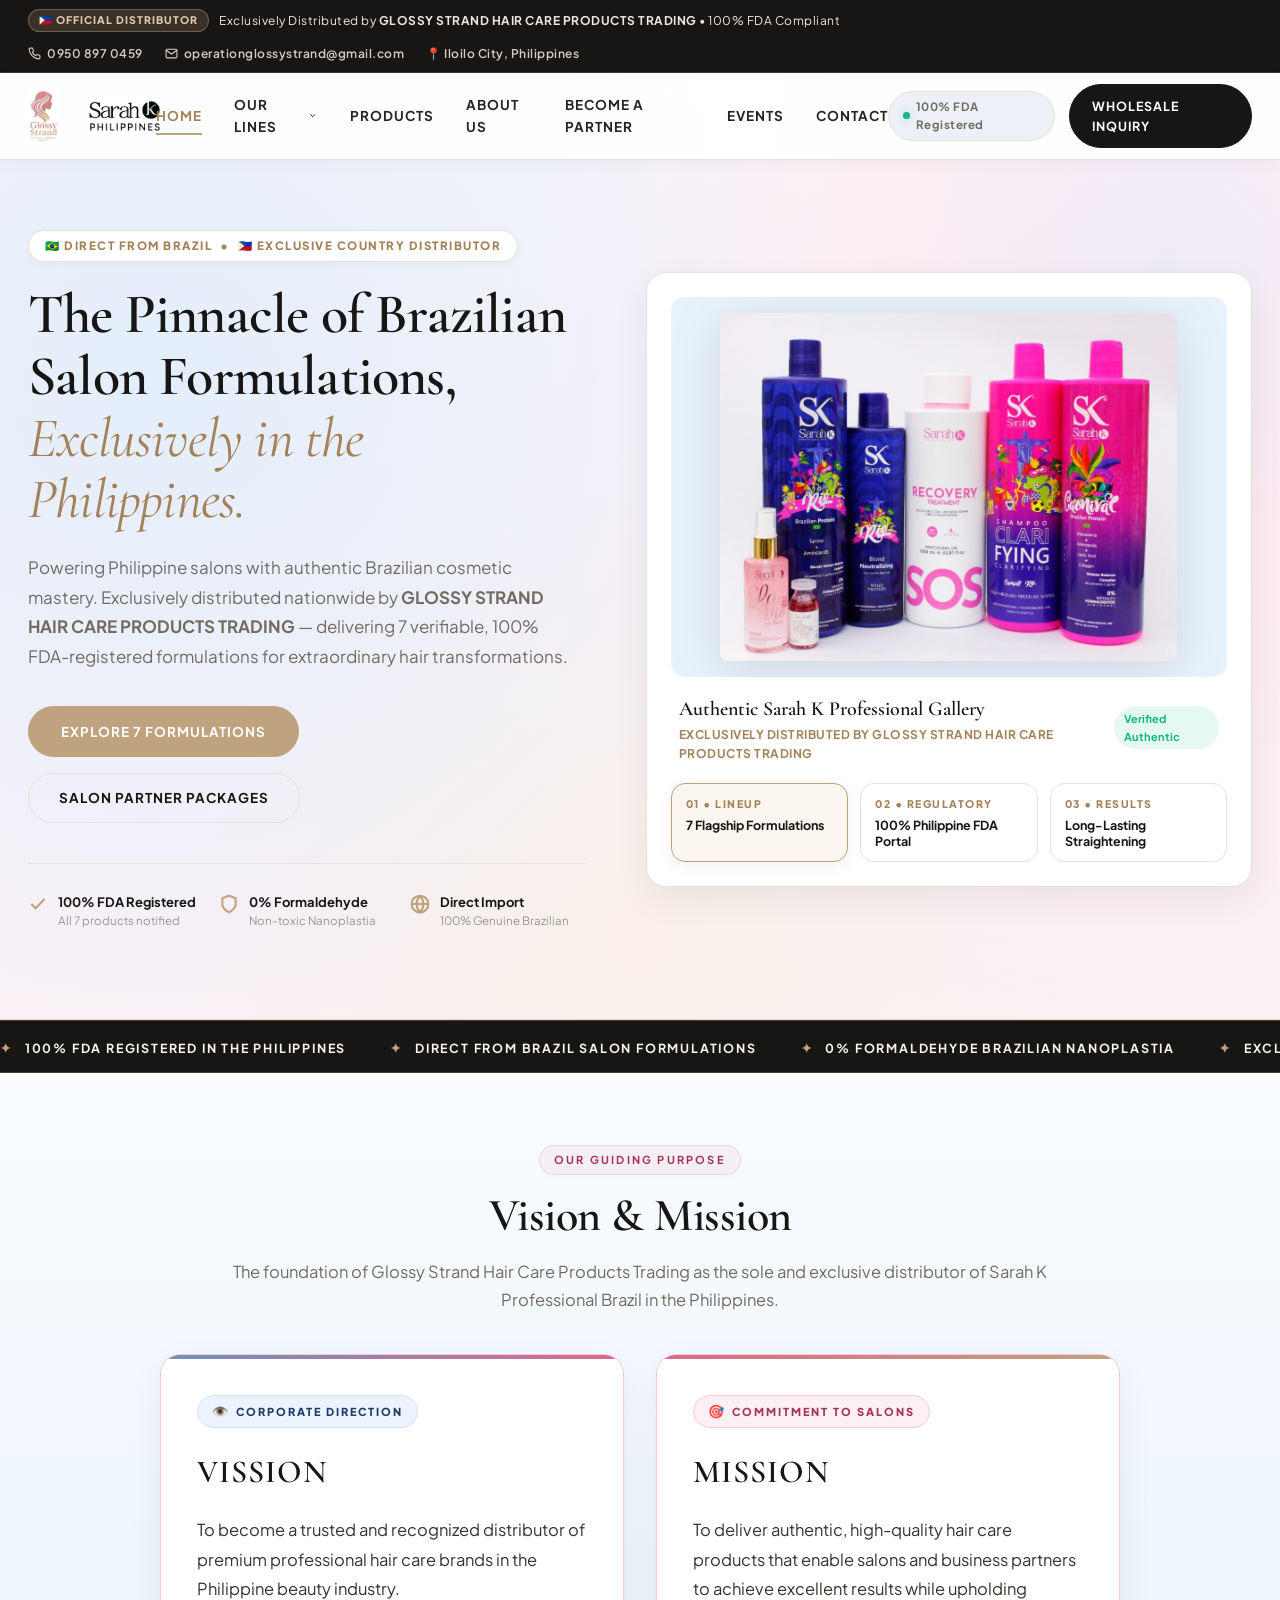
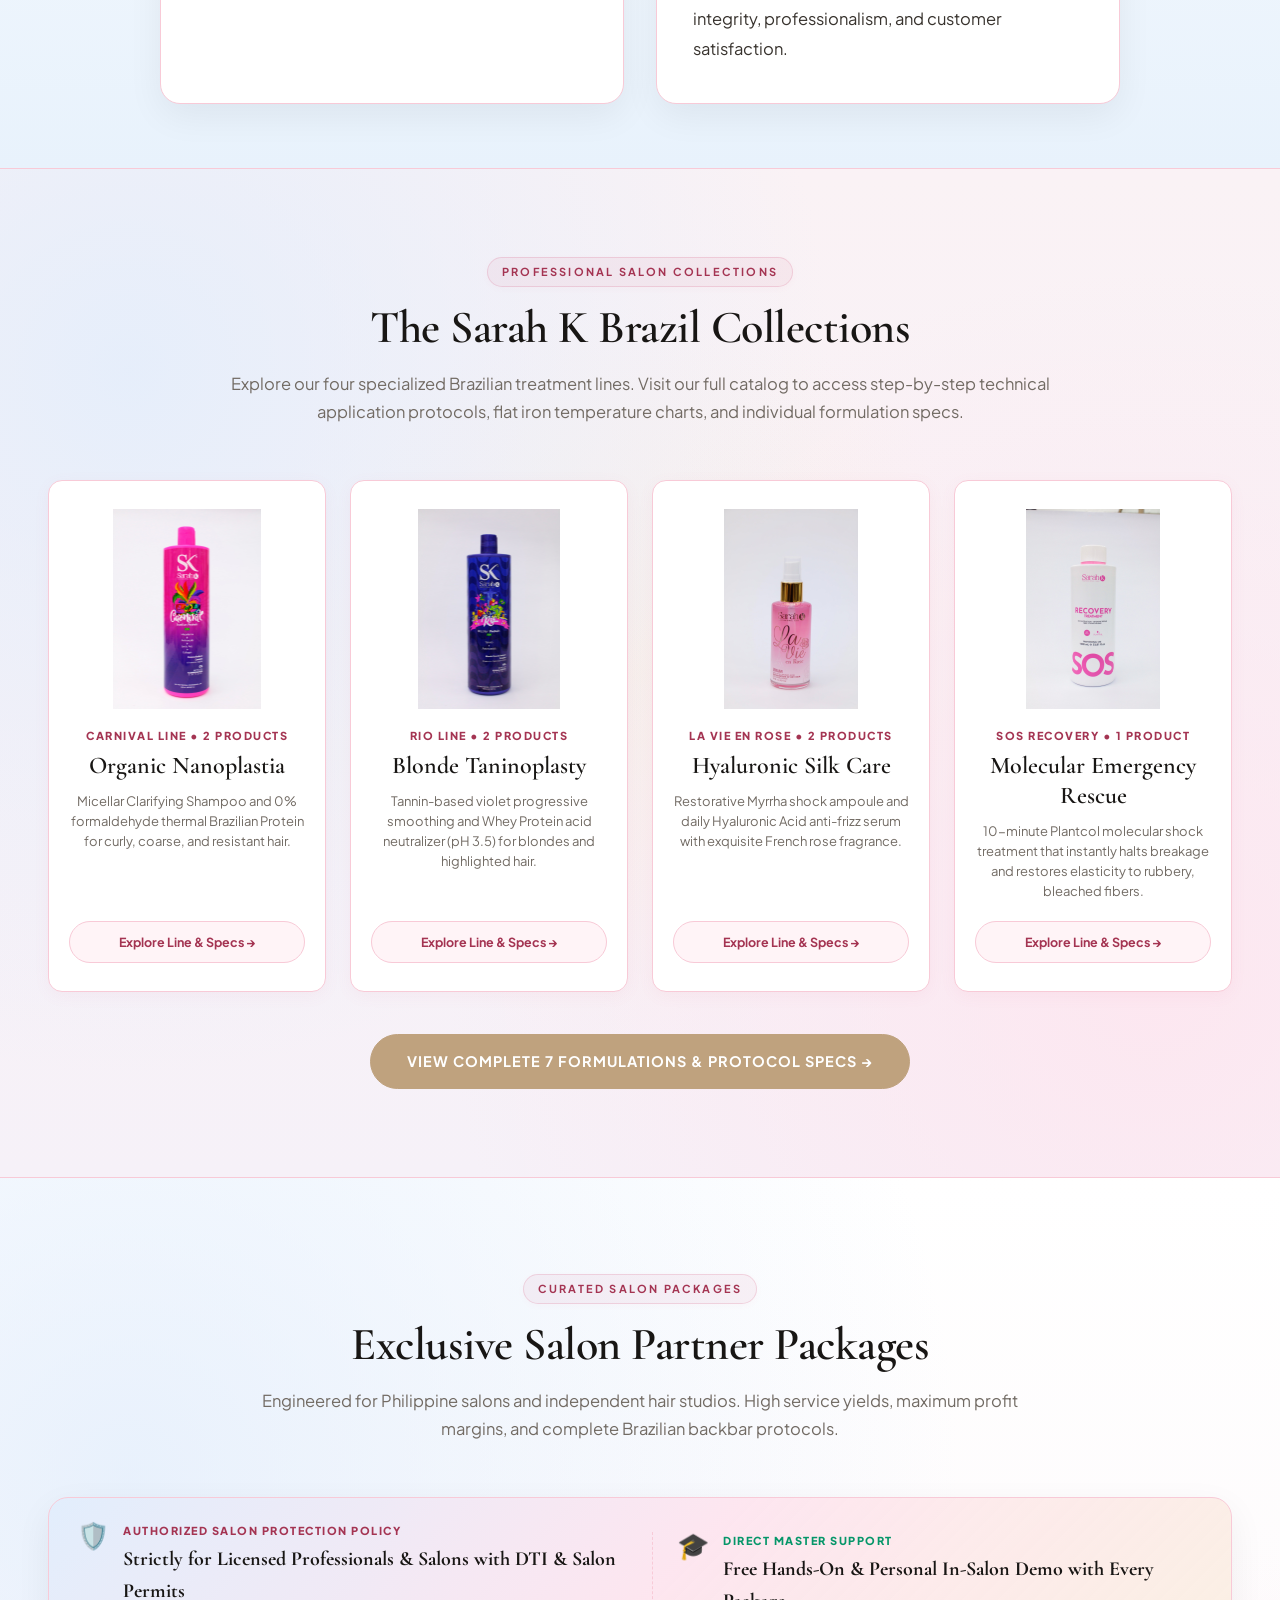
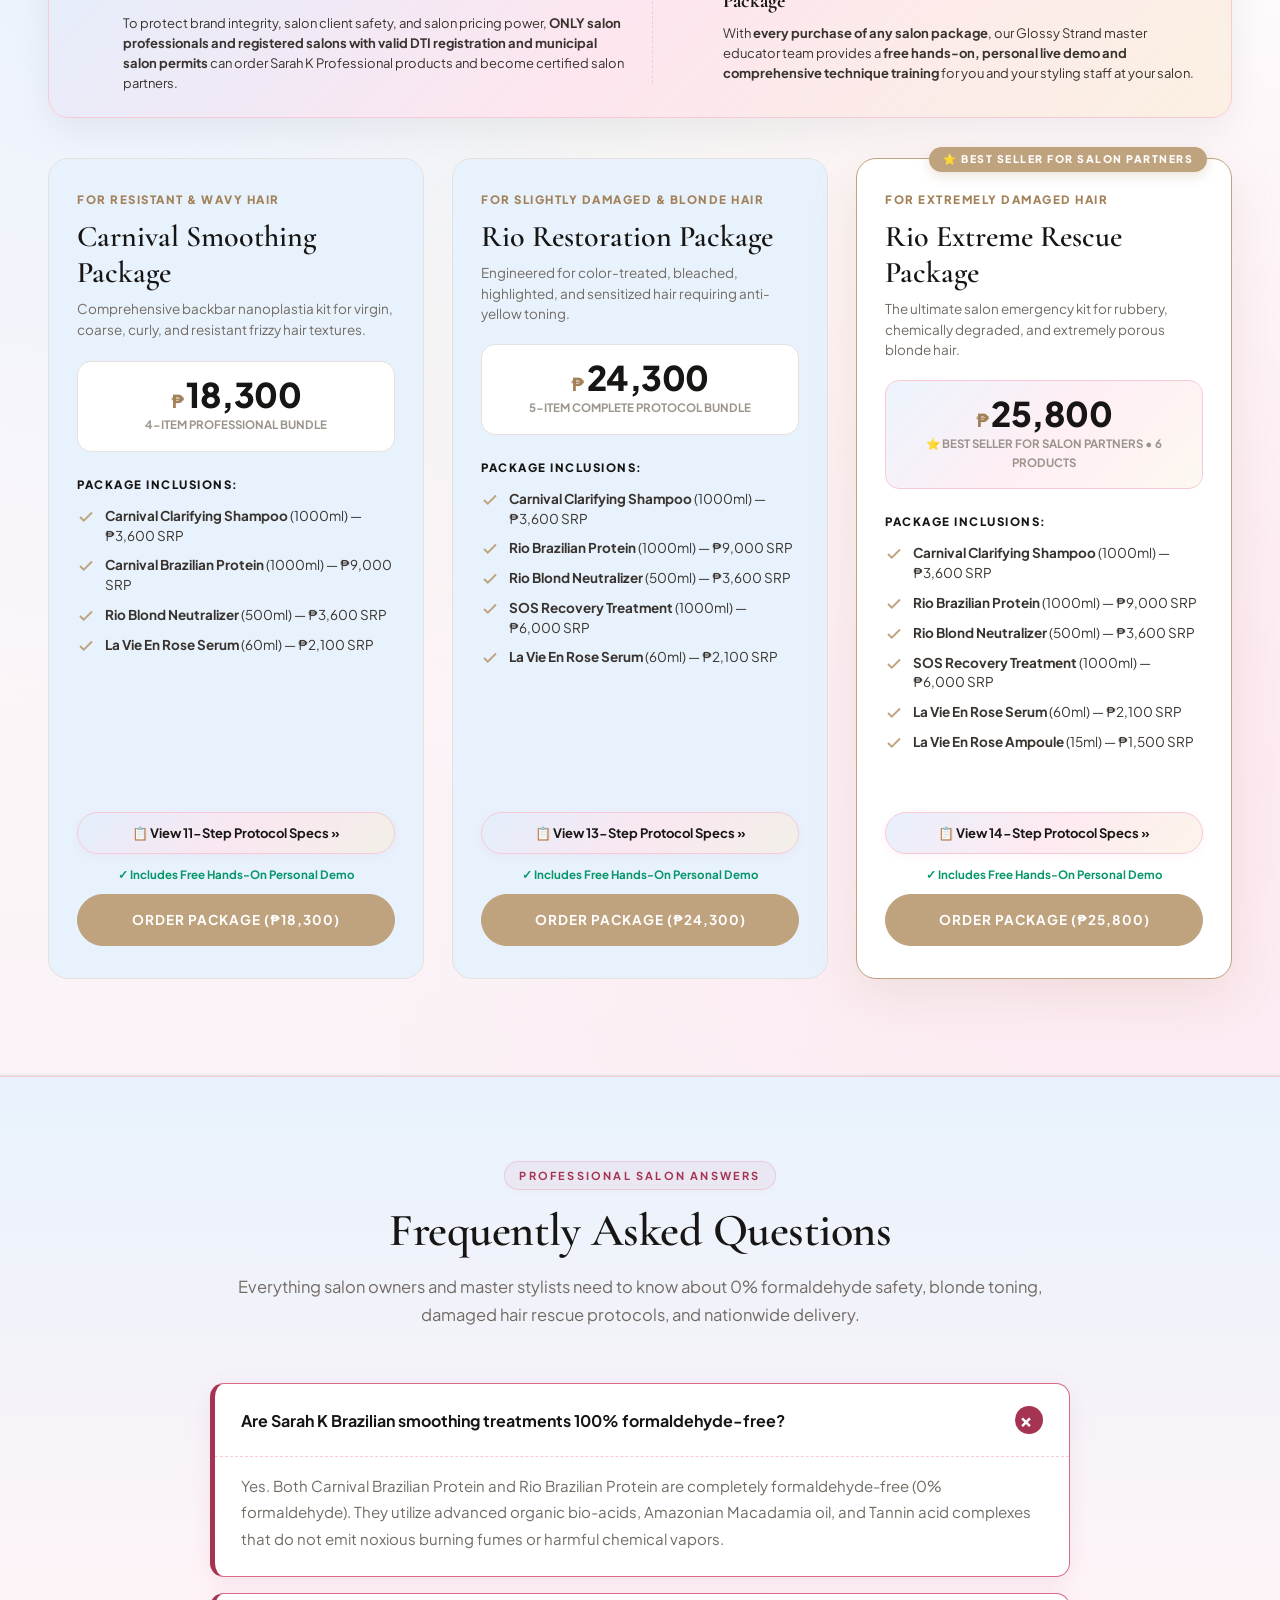
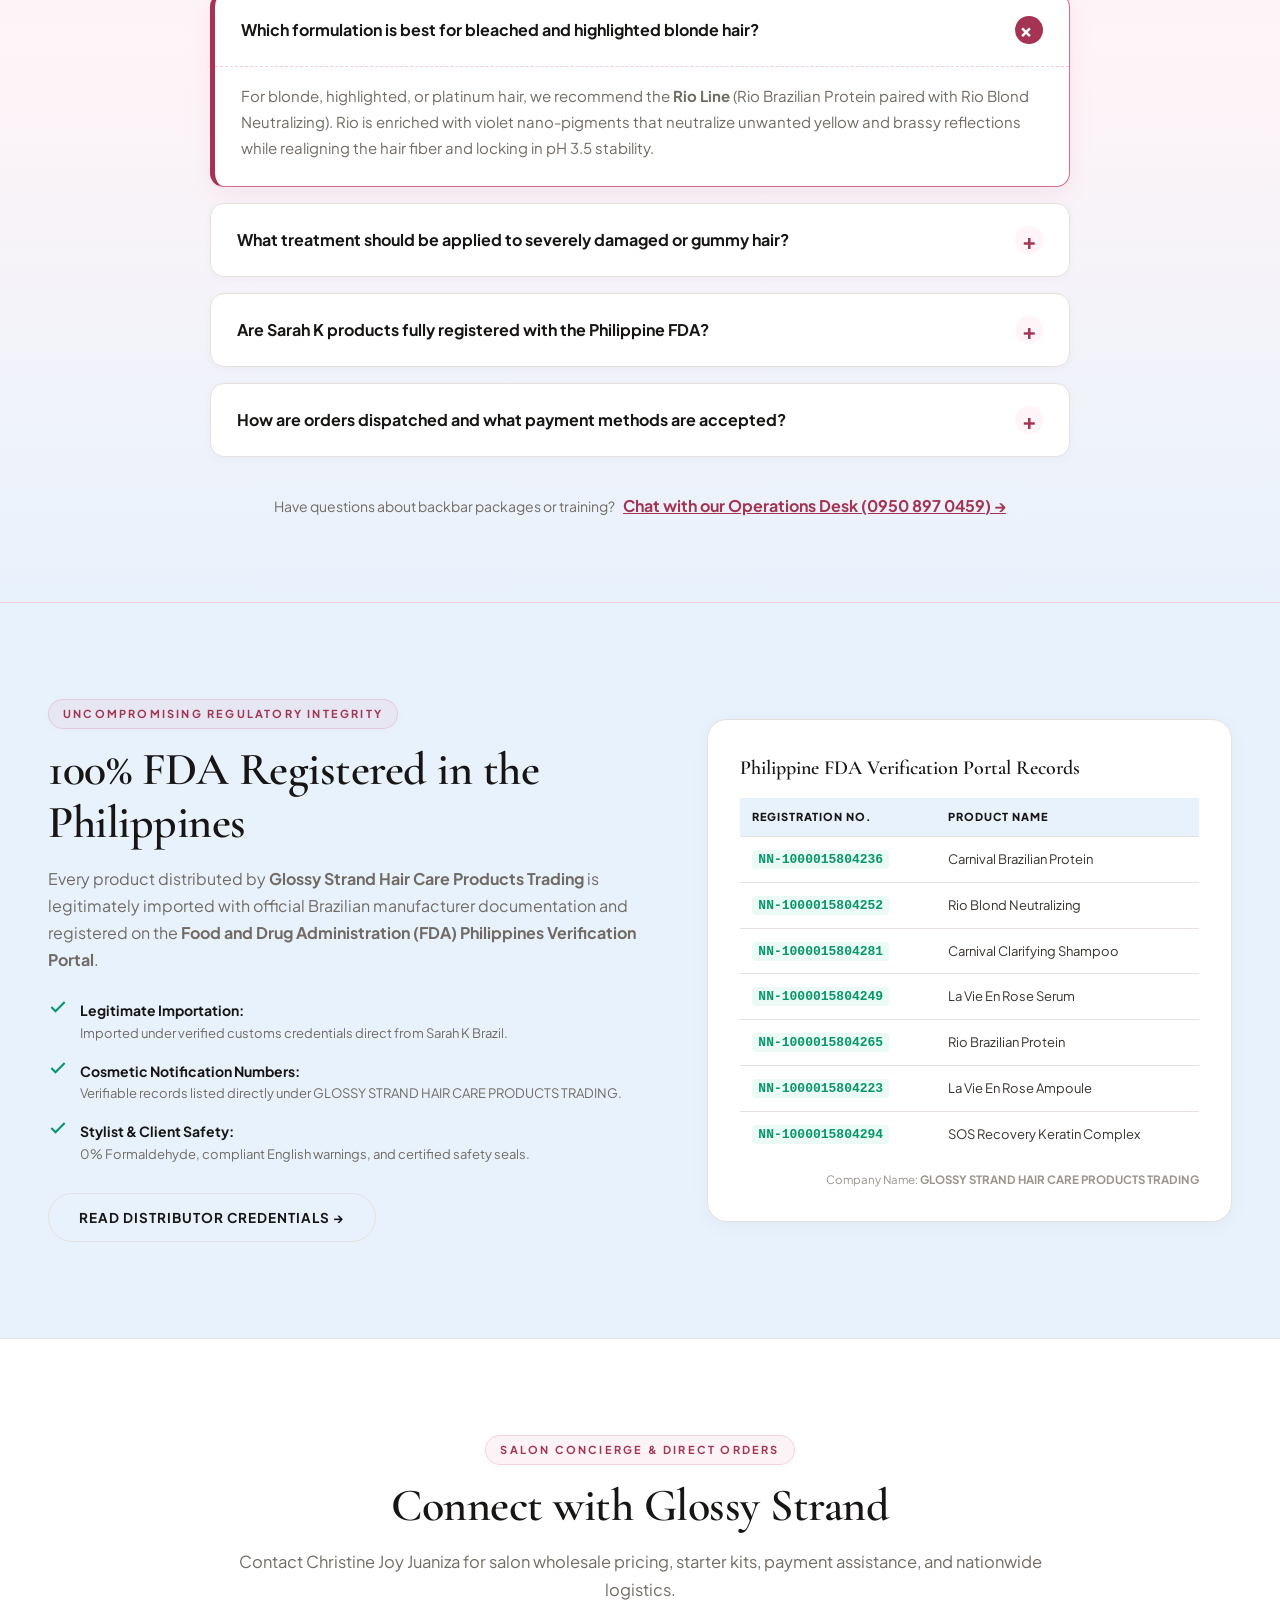
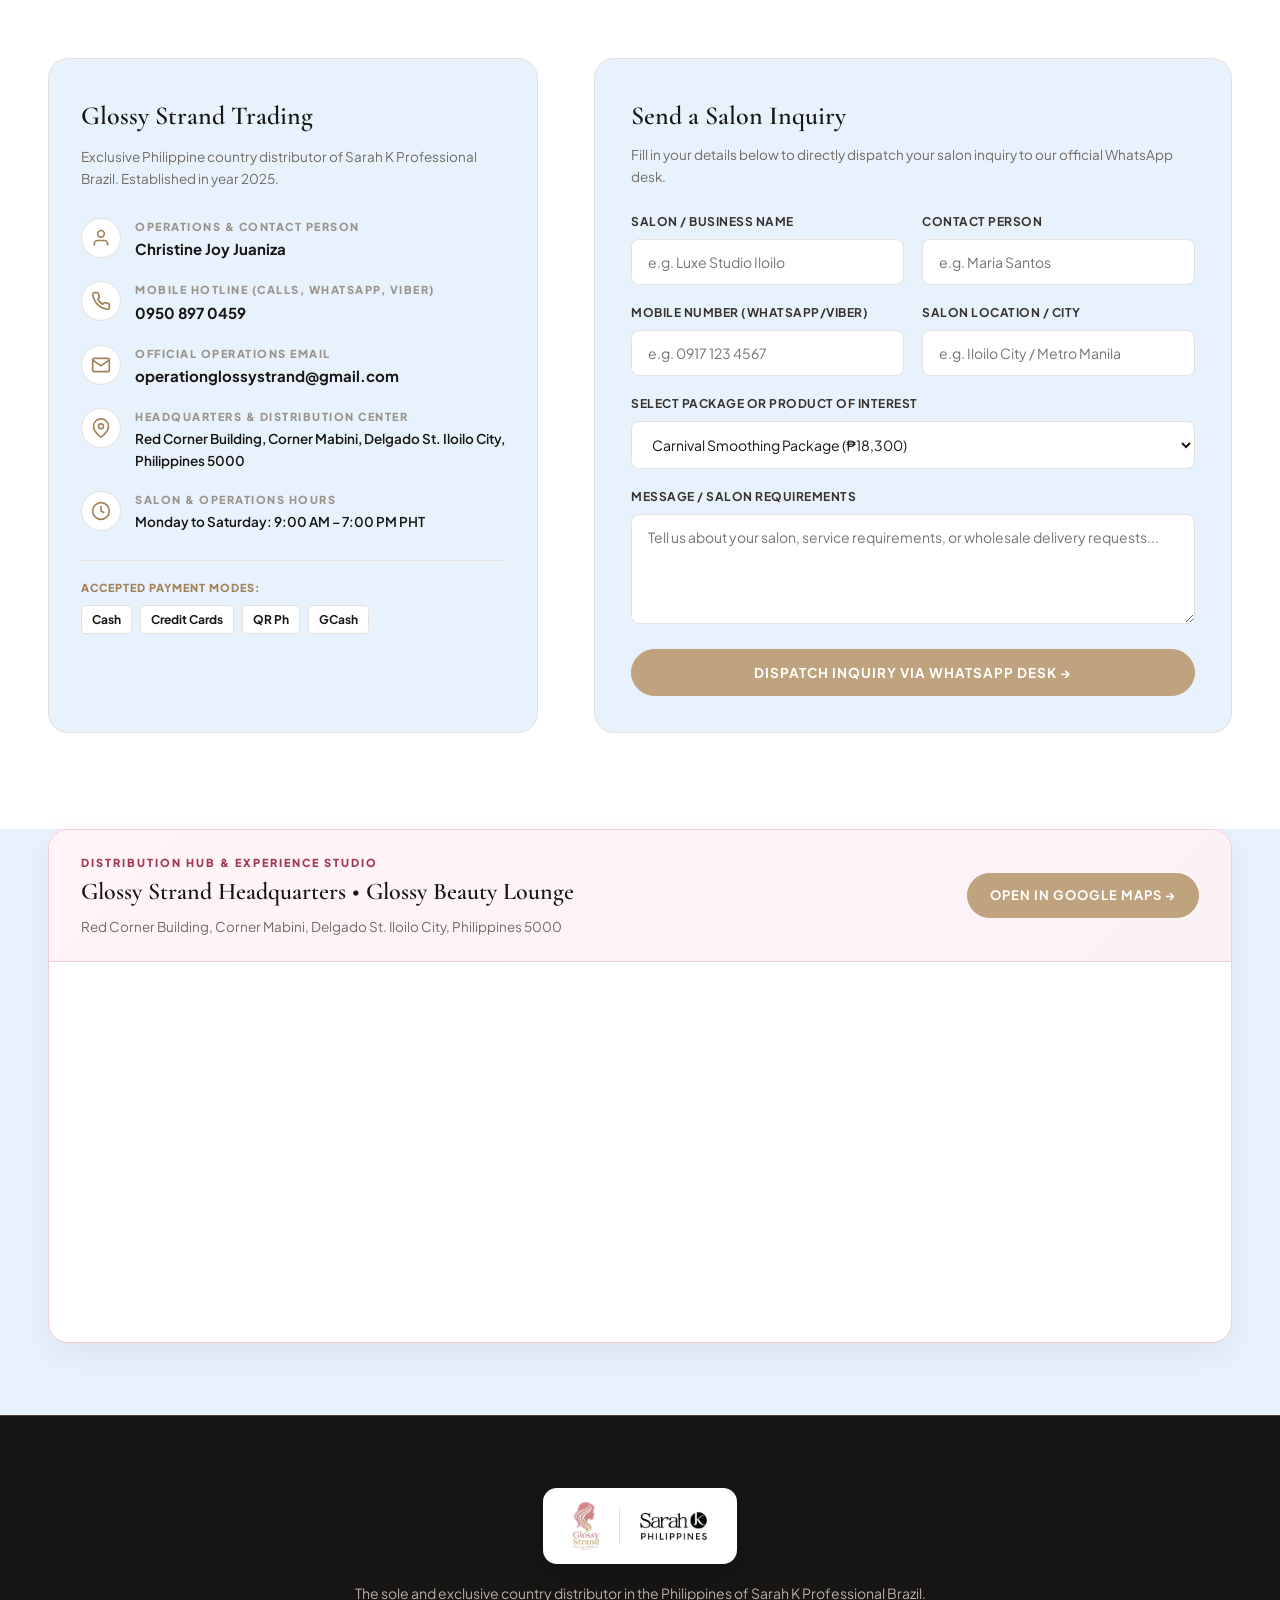
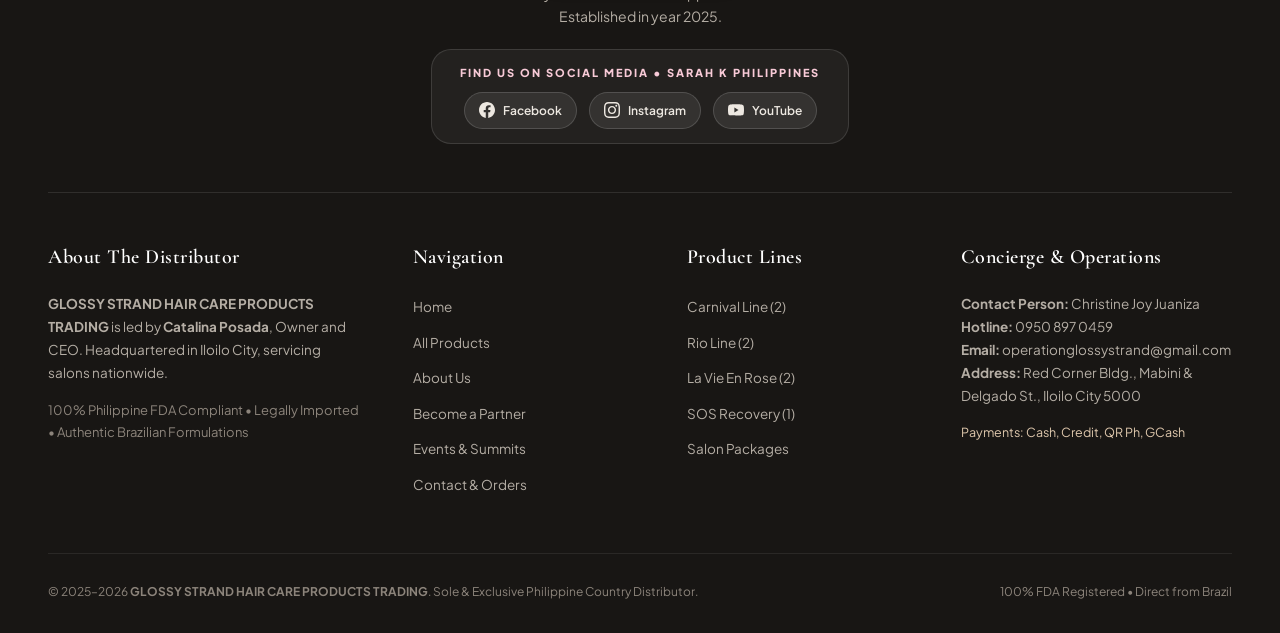
<file: index.html>
<!DOCTYPE html>
<html lang="en">
<head>
  <meta charset="UTF-8">
  <meta name="viewport" content="width=device-width, initial-scale=1.0">
  <title>Glossy Strand • Exclusive Philippine Distributor of Sarah K Brazil • Brazilian Salon Cosmetics</title>
  <meta name="description" content="Official website of Glossy Strand Hair Care Products Trading, the sole country distributor of Sarah K Professional Brazil in the Philippines. 100% FDA compliant salon hair treatments.">
  <link rel="stylesheet" href="assets/css/style.css">
  <link rel="icon" type="image/png" href="assets/img/logo-glossy-strand-clean.png">
</head>
<body>

  <!-- TOP ANNOUNCEMENT BAR -->
  <div class="top-bar">
    <div class="container-wide">
      <div class="top-bar-content">
        <div class="top-bar-left">
          <span class="top-bar-badge">🇵🇭 OFFICIAL DISTRIBUTOR</span>
          <span>Exclusively Distributed by <strong>GLOSSY STRAND HAIR CARE PRODUCTS TRADING</strong> • 100% FDA Compliant</span>
        </div>
        <div class="top-bar-right">
          <a href="tel:09508970459" class="top-bar-link">
            <svg width="13" height="13" viewBox="0 0 24 24" fill="none" stroke="currentColor" stroke-width="2"><path d="M22 16.92v3a2 2 0 0 1-2.18 2 19.79 19.79 0 0 1-8.63-3.07 19.5 19.5 0 0 1-6-6 19.79 19.79 0 0 1-3.07-8.67A2 2 0 0 1 4.11 2h3a2 2 0 0 1 2 1.72 12.84 12.84 0 0 0 .7 2.81 2 2 0 0 1-.45 2.11L8.09 9.91a16 16 0 0 0 6 6l1.27-1.27a2 2 0 0 1 2.11-.45 12.84 12.84 0 0 0 2.81.7A2 2 0 0 1 22 16.92z"></path></svg>
            0950 897 0459
          </a>
          <a href="mailto:operationglossystrand@gmail.com" class="top-bar-link">
            <svg width="13" height="13" viewBox="0 0 24 24" fill="none" stroke="currentColor" stroke-width="2"><path d="M4 4h16c1.1 0 2 .9 2 2v12c0 1.1-.9 2-2 2H4c-1.1 0-2-.9-2-2V6c0-1.1.9-2 2-2z"></path><polyline points="22,6 12,13 2,6"></polyline></svg>
            operationglossystrand@gmail.com
          </a>
          <span class="top-bar-link">📍 Iloilo City, Philippines</span>
        </div>
      </div>
    </div>
  </div>

  <!-- HAUTE LUXURY SITE HEADER -->
  <header class="site-header">
    <div class="container-wide">
      <div class="nav-inner">
        <!-- Dual Brand Crest: Glossy Strand Primary + Sarah K Secondary -->
        <a href="index.html" class="brand-wrapper" title="Glossy Strand Hair Care Products Trading • Sarah K Philippines">
          <img src="assets/img/logo-glossy-strand-clean.png" alt="Glossy Strand Hair Care Products Trading" class="brand-logo-main">
          <span class="brand-divider"></span>
          <img src="assets/img/logo-sarah-k-philippines-clean.png" alt="Sarah K Philippines" class="brand-logo-secondary">
        </a>

        <!-- Main Navigation Links -->
        <nav class="nav-menu">
          <a href="index.html" class="nav-link active">Home</a>
          <div class="nav-link has-dropdown" data-toggle="mega-menu">
            Our Lines
            <svg width="11" height="11" viewBox="0 0 24 24" fill="none" stroke="currentColor" stroke-width="2.5"><polyline points="6 9 12 15 18 9"></polyline></svg>
          </div>
          <a href="products.html" class="nav-link">Products</a>
          <a href="about.html" class="nav-link">About Us</a>
          <a href="distributor.html" class="nav-link">Become a Partner</a>
          <a href="events.html" class="nav-link">Events</a>
          <a href="contact.html" class="nav-link">Contact</a>
        </nav>

        <!-- Header Actions -->
        <div class="nav-actions">
          <div class="header-status-pill">
            <span class="dot"></span>
            <span>100% FDA Registered</span>
          </div>
          <a href="contact.html" class="btn-header-cta">
            Wholesale Inquiry
          </a>
          <button class="mobile-toggle" aria-label="Toggle Navigation">☰</button>
        </div>
      </div>
    </div>

    <!-- Mega Menu Drawer -->
    <div class="mega-menu-drawer" id="megaMenuDrawer">
      <div class="container">
        <div class="mega-menu-inner">
          <div class="mega-menu-header">
            <div class="mega-menu-title">Sarah K Brazil Professional Collections</div>
            <a href="products.html" class="cta-gold" style="padding: 8px 18px; font-size: 11.5px;">View Complete Catalog &rarr;</a>
          </div>
          <div class="mega-menu-grid">
            <a href="products.html?filter=carnival" class="mega-card">
              <img src="assets/img/carnival-protein.jpg" alt="Carnival Line" class="mega-card-img">
              <span class="mega-card-name">Carnival Line (2)</span>
              <span class="mega-card-desc">Micellar Clarifying Shampoo + Nanoplastia Protein</span>
            </a>
            <a href="products.html?filter=rio" class="mega-card">
              <img src="assets/img/rio-protein.jpg" alt="Rio Line" class="mega-card-img">
              <span class="mega-card-name">Rio Line (2)</span>
              <span class="mega-card-desc">Taninoplasty Blonde Protein + Acid Neutralizer</span>
            </a>
            <a href="products.html?filter=lavie" class="mega-card">
              <img src="assets/img/lavie-serum.jpg" alt="La Vie En Rose" class="mega-card-img">
              <span class="mega-card-name">La Vie En Rose (2)</span>
              <span class="mega-card-desc">Myrrha Restorative Ampoule + Hyaluronic Serum</span>
            </a>
            <a href="products.html?filter=sos" class="mega-card">
              <img src="assets/img/sos-recovery.jpg" alt="SOS Recovery" class="mega-card-img">
              <span class="mega-card-name">SOS Recovery (1)</span>
              <span class="mega-card-desc">10-Minute Plantcol Molecular Emergency Treatment</span>
            </a>
          </div>
        </div>
      </div>
    </div>
  </header>

  <!-- =========================================================================
       EDITORIAL HERO SHOWCASE (REPLACES WEIRD HERO SLIDER)
       Clean, Architectural, Split-Screen with Interactive 3-Card Spotlight
       ========================================================================= -->
  <section class="editorial-hero-section">
    <div class="container-wide">
      <div class="hero-editorial-grid">
        
        <!-- Left Editorial Story -->
        <div class="hero-editorial-content">
          <div class="hero-distributor-badge">
            <span>🇧🇷 Direct from Brazil</span>
            <span>•</span>
            <span>🇵🇭 Exclusive Country Distributor</span>
          </div>
          <h1 class="hero-headline">
            The Pinnacle of Brazilian Salon Formulations, <em>Exclusively in the Philippines.</em>
          </h1>
          <p class="hero-description">
            Powering Philippine salons with authentic Brazilian cosmetic mastery. Exclusively distributed nationwide by <strong>GLOSSY STRAND HAIR CARE PRODUCTS TRADING</strong> — delivering 7 verifiable, 100% FDA-registered formulations for extraordinary hair transformations.
          </p>

          <div class="hero-cta-group">
            <a href="#boutique" class="cta-gold">Explore 7 Formulations</a>
            <a href="distributor.html" class="cta-outline">Salon Partner Packages</a>
          </div>

          <div class="hero-trust-strip">
            <div class="hero-trust-item">
              <svg width="20" height="20" viewBox="0 0 24 24" fill="none" stroke="currentColor" stroke-width="2.5"><polyline points="20 6 9 17 4 12"></polyline></svg>
              <div>
                <strong>100% FDA Registered</strong>
                <span>All 7 products notified</span>
              </div>
            </div>
            <div class="hero-trust-item">
              <svg width="20" height="20" viewBox="0 0 24 24" fill="none" stroke="currentColor" stroke-width="2.5"><path d="M12 22s8-4 8-10V5l-8-3-8 3v7c0 6 8 10 8 10z"></path></svg>
              <div>
                <strong>0% Formaldehyde</strong>
                <span>Non-toxic Nanoplastia</span>
              </div>
            </div>
            <div class="hero-trust-item">
              <svg width="20" height="20" viewBox="0 0 24 24" fill="none" stroke="currentColor" stroke-width="2.5"><circle cx="12" cy="12" r="10"></circle><path d="M12 2a14.5 14.5 0 0 0 0 20 14.5 14.5 0 0 0 0-20"></path><path d="M2 12h20"></path></svg>
              <div>
                <strong>Direct Import</strong>
                <span>100% Genuine Brazilian</span>
              </div>
            </div>
          </div>
        </div>

        <!-- Right Interactive Spotlight Gallery -->
        <div class="hero-spotlight-gallery">
          <div class="gallery-stage">
            
            <div class="gallery-frame-container">
              <!-- Frame 1: All 7 Products Lineup -->
              <div class="gallery-frame active" id="frame-lineup">
                <img src="assets/img/slide-products-lineup.jpg" alt="Sarah K Brazil 7 Formulations Complete Lineup">
              </div>

              <!-- Frame 2: FDA Compliance Records -->
              <div class="gallery-frame" id="frame-fda">
                <img src="assets/img/slide-fda-compliance.jpg" alt="Philippine FDA Verification Portal and International Certificates">
              </div>

              <!-- Frame 3: Straightening Hair Model -->
              <div class="gallery-frame gallery-frame-model" id="frame-model">
                <img src="assets/img/slide-straightening-secret.jpg" alt="The Secret to Long-Lasting Straightening Starts Here">
              </div>
            </div>

            <div class="gallery-caption-bar">
              <div>
                <div class="gallery-caption-title">Authentic Sarah K Professional Gallery</div>
                <div class="gallery-caption-sub">Exclusively Distributed by Glossy Strand Hair Care Products Trading</div>
              </div>
              <span style="font-size: 11px; font-weight: 700; color: #10B981; background: rgba(16,185,129,0.1); padding: 4px 10px; border-radius: 9999px;">
                Verified Authentic
              </span>
            </div>

            <!-- 3 Interactive Selector Cards -->
            <div class="gallery-selector-tabs">
              <div class="gallery-tab-card active" data-frame="frame-lineup">
                <span class="tab-card-num">01 • LINEUP</span>
                <span class="tab-card-name">7 Flagship Formulations</span>
              </div>
              <div class="gallery-tab-card" data-frame="frame-fda">
                <span class="tab-card-num">02 • REGULATORY</span>
                <span class="tab-card-name">100% Philippine FDA Portal</span>
              </div>
              <div class="gallery-tab-card" data-frame="frame-model">
                <span class="tab-card-num">03 • RESULTS</span>
                <span class="tab-card-name">Long-Lasting Straightening</span>
              </div>
            </div>

          </div>
        </div>

      </div>
    </div>
  </section>

  <!-- LUXURY MARQUEE RIBBON -->
  <div class="luxury-ribbon">
    <div class="ribbon-track">
      <span class="ribbon-item"><span class="ribbon-star">✦</span> 100% FDA Registered in the Philippines</span>
      <span class="ribbon-item"><span class="ribbon-star">✦</span> Direct from Brazil Salon Formulations</span>
      <span class="ribbon-item"><span class="ribbon-star">✦</span> 0% Formaldehyde Brazilian Nanoplastia</span>
      <span class="ribbon-item"><span class="ribbon-star">✦</span> Exclusively Distributed by Glossy Strand</span>
      <span class="ribbon-item"><span class="ribbon-star">✦</span> Backbar Starter Packages Available</span>
      <span class="ribbon-item"><span class="ribbon-star">✦</span> Trusted by Master Hair Artists Nationwide</span>
      <!-- Seamless loop -->
      <span class="ribbon-item"><span class="ribbon-star">✦</span> 100% FDA Registered in the Philippines</span>
      <span class="ribbon-item"><span class="ribbon-star">✦</span> Direct from Brazil Salon Formulations</span>
      <span class="ribbon-item"><span class="ribbon-star">✦</span> 0% Formaldehyde Brazilian Nanoplastia</span>
      <span class="ribbon-item"><span class="ribbon-star">✦</span> Exclusively Distributed by Glossy Strand</span>
      <span class="ribbon-item"><span class="ribbon-star">✦</span> Backbar Starter Packages Available</span>
      <span class="ribbon-item"><span class="ribbon-star">✦</span> Trusted by Master Hair Artists Nationwide</span>
    </div>
  </div>

  <!-- =========================================================================
       CORPORATE VISION & MISSION SECTION (WORD BY WORD)
       ========================================================================= -->
  <section style="padding: 72px 0 64px 0; background: linear-gradient(180deg, rgba(255, 255, 255, 0.8) 0%, var(--color-canvas) 100%); border-bottom: 1px solid var(--baby-pink-border);">
    <div class="container">
      <div class="section-head" style="margin-bottom: 40px;">
        <span class="section-eyebrow">Our Guiding Purpose</span>
        <h2 class="section-title">Vision &amp; Mission</h2>
        <p class="section-subtitle">
          The foundation of Glossy Strand Hair Care Products Trading as the sole and exclusive distributor of Sarah K Professional Brazil in the Philippines.
        </p>
      </div>

      <div style="display: grid; grid-template-columns: repeat(2, 1fr); gap: 32px; max-width: 960px; margin: 0 auto;">
        
        <!-- Vision Card -->
        <div style="background: #FFFFFF; border: 1.5px solid var(--baby-pink-border); border-radius: var(--radius-lg); padding: 40px 36px; box-shadow: var(--shadow-card); position: relative; overflow: hidden; display: flex; flex-direction: column;">
          <div style="position: absolute; top: 0; left: 0; width: 100%; height: 4px; background: linear-gradient(90deg, var(--pastel-blue-accent) 0%, var(--baby-pink-accent) 100%);"></div>
          <div style="display: inline-flex; align-items: center; gap: 8px; width: fit-content; background: var(--pastel-blue-soft); border: 1px solid var(--pastel-blue-border); padding: 5px 14px; border-radius: var(--radius-pill); margin-bottom: 18px;">
            <span style="font-size: 13px;">👁️</span>
            <span style="font-family: var(--font-sans); font-size: 11px; font-weight: 800; letter-spacing: 2px; text-transform: uppercase; color: var(--line-rio);">Corporate Direction</span>
          </div>
          <h3 style="font-family: var(--font-serif); font-size: 32px; font-weight: 600; color: var(--color-noir); letter-spacing: 1px; margin-bottom: 18px;">
            VISSION
          </h3>
          <p style="font-size: 16.5px; line-height: 1.8; color: var(--color-espresso); font-family: var(--font-sans);">
            To become a trusted and recognized distributor of premium professional hair care brands in the Philippine beauty industry.
          </p>
        </div>

        <!-- Mission Card -->
        <div style="background: #FFFFFF; border: 1.5px solid var(--baby-pink-border); border-radius: var(--radius-lg); padding: 40px 36px; box-shadow: var(--shadow-card); position: relative; overflow: hidden; display: flex; flex-direction: column;">
          <div style="position: absolute; top: 0; left: 0; width: 100%; height: 4px; background: linear-gradient(90deg, var(--baby-pink-accent) 0%, var(--gold-primary) 100%);"></div>
          <div style="display: inline-flex; align-items: center; gap: 8px; width: fit-content; background: var(--baby-pink-soft); border: 1px solid var(--baby-pink-border); padding: 5px 14px; border-radius: var(--radius-pill); margin-bottom: 18px;">
            <span style="font-size: 13px;">🎯</span>
            <span style="font-family: var(--font-sans); font-size: 11px; font-weight: 800; letter-spacing: 2px; text-transform: uppercase; color: var(--baby-pink-deep);">Commitment to Salons</span>
          </div>
          <h3 style="font-family: var(--font-serif); font-size: 32px; font-weight: 600; color: var(--color-noir); letter-spacing: 1px; margin-bottom: 18px;">
            MISSION
          </h3>
          <p style="font-size: 16.5px; line-height: 1.8; color: var(--color-espresso); font-family: var(--font-sans);">
            To deliver authentic, high-quality hair care products that enable salons and business partners to achieve excellent results while upholding integrity, professionalism, and customer satisfaction.
          </p>
        </div>

      </div>
    </div>
  </section>

  <!-- =========================================================================
       EDITORIAL COLLECTIONS SHOWCASE (BRIEF TEASER - DIRECTS TO PRODUCTS PAGE)
       ========================================================================= -->
  <section class="home-showcase-section" id="showcase">
    <div class="container">
      <div class="section-head">
        <span class="section-eyebrow">Professional Salon Collections</span>
        <h2 class="section-title">The Sarah K Brazil Collections</h2>
        <p class="section-subtitle">
          Explore our four specialized Brazilian treatment lines. Visit our full catalog to access step-by-step technical application protocols, flat iron temperature charts, and individual formulation specs.
        </p>
      </div>

      <div class="home-showcase-grid">

        <!-- Line 1: Carnival Line -->
        <div class="home-showcase-card">
          <div class="home-showcase-img-box">
            <img src="assets/img/carnival-protein.jpg" alt="Carnival Line - Organic Nanoplastia">
          </div>
          <span class="home-showcase-count">Carnival Line • 2 Products</span>
          <h3 class="home-showcase-title">Organic Nanoplastia</h3>
          <p class="home-showcase-summary">
            Micellar Clarifying Shampoo and 0% formaldehyde thermal Brazilian Protein for curly, coarse, and resistant hair.
          </p>
          <a href="products.html?filter=carnival" class="btn-showcase-explore">
            Explore Line &amp; Specs &rarr;
          </a>
        </div>

        <!-- Line 2: Rio Line -->
        <div class="home-showcase-card">
          <div class="home-showcase-img-box">
            <img src="assets/img/rio-protein.jpg" alt="Rio Line - Taninoplasty Blonde Smoothing">
          </div>
          <span class="home-showcase-count">Rio Line • 2 Products</span>
          <h3 class="home-showcase-title">Blonde Taninoplasty</h3>
          <p class="home-showcase-summary">
            Tannin-based violet progressive smoothing and Whey Protein acid neutralizer (pH 3.5) for blondes and highlighted hair.
          </p>
          <a href="products.html?filter=rio" class="btn-showcase-explore">
            Explore Line &amp; Specs &rarr;
          </a>
        </div>

        <!-- Line 3: La Vie En Rose -->
        <div class="home-showcase-card">
          <div class="home-showcase-img-box">
            <img src="assets/img/lavie-serum.jpg" alt="La Vie En Rose Line - Hyaluronic & Myrrha Care">
          </div>
          <span class="home-showcase-count">La Vie En Rose • 2 Products</span>
          <h3 class="home-showcase-title">Hyaluronic Silk Care</h3>
          <p class="home-showcase-summary">
            Restorative Myrrha shock ampoule and daily Hyaluronic Acid anti-frizz serum with exquisite French rose fragrance.
          </p>
          <a href="products.html?filter=lavie" class="btn-showcase-explore">
            Explore Line &amp; Specs &rarr;
          </a>
        </div>

        <!-- Line 4: SOS Recovery -->
        <div class="home-showcase-card">
          <div class="home-showcase-img-box">
            <img src="assets/img/sos-recovery.jpg" alt="SOS Recovery Treatment - Plantcol Molecular Shock">
          </div>
          <span class="home-showcase-count">SOS Recovery • 1 Product</span>
          <h3 class="home-showcase-title">Molecular Emergency Rescue</h3>
          <p class="home-showcase-summary">
            10-minute Plantcol molecular shock treatment that instantly halts breakage and restores elasticity to rubbery, bleached fibers.
          </p>
          <a href="products.html?filter=sos" class="btn-showcase-explore">
            Explore Line &amp; Specs &rarr;
          </a>
        </div>

      </div>

      <!-- Callout to full catalog -->
      <div style="text-align: center; margin-top: 42px;">
        <a href="products.html" class="cta-gold" style="padding: 15px 36px; font-size: 14.5px;">
          View Complete 7 Formulations &amp; Protocol Specs &rarr;
        </a>
      </div>
    </div>
  </section>

  <!-- =========================================================================
       SALON PACKAGES ATELIER (3 SALON PACKAGES)
       ========================================================================= -->
  <section class="packages-atelier-section" id="packages">
    <div class="container">
      <div class="section-head">
        <span class="section-eyebrow">Curated Salon Packages</span>
        <h2 class="section-title">Exclusive Salon Partner Packages</h2>
        <p class="section-subtitle">
          Engineered for Philippine salons and independent hair studios. High service yields, maximum profit margins, and complete Brazilian backbar protocols.
        </p>
      </div>

        <!-- Notice Banner: Strictly Salon Professionals & DTI/Permits Only + Hands-on Personal Demo -->
        <div style="background: linear-gradient(135deg, rgba(225, 237, 252, 0.9) 0%, rgba(254, 228, 238, 0.9) 50%, rgba(249, 238, 218, 0.75) 100%); border: 1.5px solid var(--baby-pink-border); border-radius: var(--radius-lg); padding: 24px 28px; margin-bottom: 40px; box-shadow: var(--shadow-card);">
          <div style="display: grid; grid-template-columns: 1fr 1fr; gap: 24px; align-items: center;">
            <div style="display: flex; gap: 14px; align-items: flex-start;">
              <span style="font-size: 26px; line-height: 1;">🛡️</span>
              <div>
                <span style="font-size: 11px; font-weight: 800; letter-spacing: 1.5px; text-transform: uppercase; color: var(--baby-pink-deep); display: block;">Authorized Salon Protection Policy</span>
                <strong style="font-family: var(--font-serif); font-size: 20px; color: var(--color-noir); display: block; margin: 3px 0 6px 0;">Strictly for Licensed Professionals &amp; Salons with DTI &amp; Salon Permits</strong>
                <p style="font-size: 13px; color: var(--color-espresso); line-height: 1.55; margin: 0;">
                  To protect brand integrity, salon client safety, and salon pricing power, <strong>ONLY salon professionals and registered salons with valid DTI registration and municipal salon permits</strong> can order Sarah K Professional products and become certified salon partners.
                </p>
              </div>
            </div>

            <div style="display: flex; gap: 14px; align-items: flex-start; border-left: 1px dashed var(--baby-pink-border); padding-left: 24px;">
              <span style="font-size: 26px; line-height: 1;">🎓</span>
              <div>
                <span style="font-size: 11px; font-weight: 800; letter-spacing: 1.5px; text-transform: uppercase; color: #059669; display: block;">Direct Master Support</span>
                <strong style="font-family: var(--font-serif); font-size: 20px; color: var(--color-noir); display: block; margin: 3px 0 6px 0;">Free Hands-On &amp; Personal In-Salon Demo with Every Package</strong>
                <p style="font-size: 13px; color: var(--color-espresso); line-height: 1.55; margin: 0;">
                  With <strong>every purchase of any salon package</strong>, our Glossy Strand master educator team provides a <strong>free hands-on, personal live demo and comprehensive technique training</strong> for you and your styling staff at your salon.
                </p>
              </div>
            </div>
          </div>
        </div>

        <div class="packages-grid">

          <!-- Package 1: Carnival -->
          <div class="luxury-pkg-card">
            <span class="pkg-target-badge">FOR RESISTANT &amp; WAVY HAIR</span>
            <h3 class="pkg-title">Carnival Smoothing Package</h3>
            <p class="pkg-summary">Comprehensive backbar nanoplastia kit for virgin, coarse, curly, and resistant frizzy hair textures.</p>

            <div class="pkg-price-banner">
              <div class="pkg-price-amount"><span>₱</span>18,300</div>
              <div class="pkg-price-caption">4-Item Professional Bundle</div>
            </div>

            <div class="pkg-includes-heading">Package Inclusions:</div>
            <ul class="pkg-items-list">
              <li class="pkg-item">
                <svg width="18" height="18" viewBox="0 0 24 24" fill="none" stroke="currentColor" stroke-width="2.5"><polyline points="20 6 9 17 4 12"></polyline></svg>
                <span><strong>Carnival Clarifying Shampoo</strong> (1000ml) — ₱3,600 SRP</span>
              </li>
              <li class="pkg-item">
                <svg width="18" height="18" viewBox="0 0 24 24" fill="none" stroke="currentColor" stroke-width="2.5"><polyline points="20 6 9 17 4 12"></polyline></svg>
                <span><strong>Carnival Brazilian Protein</strong> (1000ml) — ₱9,000 SRP</span>
              </li>
              <li class="pkg-item">
                <svg width="18" height="18" viewBox="0 0 24 24" fill="none" stroke="currentColor" stroke-width="2.5"><polyline points="20 6 9 17 4 12"></polyline></svg>
                <span><strong>Rio Blond Neutralizer</strong> (500ml) — ₱3,600 SRP</span>
              </li>
              <li class="pkg-item">
                <svg width="18" height="18" viewBox="0 0 24 24" fill="none" stroke="currentColor" stroke-width="2.5"><polyline points="20 6 9 17 4 12"></polyline></svg>
                <span><strong>La Vie En Rose Serum</strong> (60ml) — ₱2,100 SRP</span>
              </li>
            </ul>

            <div style="margin-top: auto; padding-top: 14px;">
              <!-- Interactive Pop-up Protocol Button -->
              <button class="btn-pkg-protocol" data-package="carnival-pkg">
                <span>📋 View 11-Step Protocol Specs &raquo;</span>
              </button>

              <div style="font-size: 11.5px; color: #059669; font-weight: 700; text-align: center; margin-bottom: 10px;">
                ✓ Includes Free Hands-On Personal Demo
              </div>

              <a href="https://wa.me/639508970459?text=Hello%20Glossy%20Strand!%20I%20would%20like%20to%20order%20the%20Carnival%20Package%20(₱18,300)%20for%20my%20salon." target="_blank" class="cta-gold" style="width: 100%;">
                Order Package (₱18,300)
              </a>
            </div>
          </div>

          <!-- Package 2: Rio Standard -->
          <div class="luxury-pkg-card">
            <span class="pkg-target-badge">FOR SLIGHTLY DAMAGED &amp; BLONDE HAIR</span>
            <h3 class="pkg-title">Rio Restoration Package</h3>
            <p class="pkg-summary">Engineered for color-treated, bleached, highlighted, and sensitized hair requiring anti-yellow toning.</p>

            <div class="pkg-price-banner">
              <div class="pkg-price-amount"><span>₱</span>24,300</div>
              <div class="pkg-price-caption">5-Item Complete Protocol Bundle</div>
            </div>

            <div class="pkg-includes-heading">Package Inclusions:</div>
            <ul class="pkg-items-list">
              <li class="pkg-item">
                <svg width="18" height="18" viewBox="0 0 24 24" fill="none" stroke="currentColor" stroke-width="2.5"><polyline points="20 6 9 17 4 12"></polyline></svg>
                <span><strong>Carnival Clarifying Shampoo</strong> (1000ml) — ₱3,600 SRP</span>
              </li>
              <li class="pkg-item">
                <svg width="18" height="18" viewBox="0 0 24 24" fill="none" stroke="currentColor" stroke-width="2.5"><polyline points="20 6 9 17 4 12"></polyline></svg>
                <span><strong>Rio Brazilian Protein</strong> (1000ml) — ₱9,000 SRP</span>
              </li>
              <li class="pkg-item">
                <svg width="18" height="18" viewBox="0 0 24 24" fill="none" stroke="currentColor" stroke-width="2.5"><polyline points="20 6 9 17 4 12"></polyline></svg>
                <span><strong>Rio Blond Neutralizer</strong> (500ml) — ₱3,600 SRP</span>
              </li>
              <li class="pkg-item">
                <svg width="18" height="18" viewBox="0 0 24 24" fill="none" stroke="currentColor" stroke-width="2.5"><polyline points="20 6 9 17 4 12"></polyline></svg>
                <span><strong>SOS Recovery Treatment</strong> (1000ml) — ₱6,000 SRP</span>
              </li>
              <li class="pkg-item">
                <svg width="18" height="18" viewBox="0 0 24 24" fill="none" stroke="currentColor" stroke-width="2.5"><polyline points="20 6 9 17 4 12"></polyline></svg>
                <span><strong>La Vie En Rose Serum</strong> (60ml) — ₱2,100 SRP</span>
              </li>
            </ul>

            <div style="margin-top: auto; padding-top: 14px;">
              <!-- Interactive Pop-up Protocol Button -->
              <button class="btn-pkg-protocol" data-package="rio-pkg">
                <span>📋 View 13-Step Protocol Specs &raquo;</span>
              </button>

              <div style="font-size: 11.5px; color: #059669; font-weight: 700; text-align: center; margin-bottom: 10px;">
                ✓ Includes Free Hands-On Personal Demo
              </div>

              <a href="https://wa.me/639508970459?text=Hello%20Glossy%20Strand!%20I%20would%20like%20to%20order%20the%20Rio%20Package%20for%20Slightly%20Damaged%20Hair%20(₱24,300)%20for%20my%20salon." target="_blank" class="cta-gold" style="width: 100%;">
                Order Package (₱24,300)
              </a>
            </div>
          </div>

          <!-- Package 3: Rio Extreme (Best Seller) -->
          <div class="luxury-pkg-card featured">
            <div class="pkg-ribbon">⭐ BEST SELLER FOR SALON PARTNERS</div>
            <span class="pkg-target-badge">FOR EXTREMELY DAMAGED HAIR</span>
            <h3 class="pkg-title">Rio Extreme Rescue Package</h3>
            <p class="pkg-summary">The ultimate salon emergency kit for rubbery, chemically degraded, and extremely porous blonde hair.</p>

            <div class="pkg-price-banner">
              <div class="pkg-price-amount"><span>₱</span>25,800</div>
              <div class="pkg-price-caption">⭐ Best Seller for Salon Partners • 6 Products</div>
            </div>

            <div class="pkg-includes-heading">Package Inclusions:</div>
            <ul class="pkg-items-list">
              <li class="pkg-item">
                <svg width="18" height="18" viewBox="0 0 24 24" fill="none" stroke="currentColor" stroke-width="2.5"><polyline points="20 6 9 17 4 12"></polyline></svg>
                <span><strong>Carnival Clarifying Shampoo</strong> (1000ml) — ₱3,600 SRP</span>
              </li>
              <li class="pkg-item">
                <svg width="18" height="18" viewBox="0 0 24 24" fill="none" stroke="currentColor" stroke-width="2.5"><polyline points="20 6 9 17 4 12"></polyline></svg>
                <span><strong>Rio Brazilian Protein</strong> (1000ml) — ₱9,000 SRP</span>
              </li>
              <li class="pkg-item">
                <svg width="18" height="18" viewBox="0 0 24 24" fill="none" stroke="currentColor" stroke-width="2.5"><polyline points="20 6 9 17 4 12"></polyline></svg>
                <span><strong>Rio Blond Neutralizer</strong> (500ml) — ₱3,600 SRP</span>
              </li>
              <li class="pkg-item">
                <svg width="18" height="18" viewBox="0 0 24 24" fill="none" stroke="currentColor" stroke-width="2.5"><polyline points="20 6 9 17 4 12"></polyline></svg>
                <span><strong>SOS Recovery Treatment</strong> (1000ml) — ₱6,000 SRP</span>
              </li>
              <li class="pkg-item">
                <svg width="18" height="18" viewBox="0 0 24 24" fill="none" stroke="currentColor" stroke-width="2.5"><polyline points="20 6 9 17 4 12"></polyline></svg>
                <span><strong>La Vie En Rose Serum</strong> (60ml) — ₱2,100 SRP</span>
              </li>
              <li class="pkg-item">
                <svg width="18" height="18" viewBox="0 0 24 24" fill="none" stroke="currentColor" stroke-width="2.5"><polyline points="20 6 9 17 4 12"></polyline></svg>
                <span><strong>La Vie En Rose Ampoule</strong> (15ml) — ₱1,500 SRP</span>
              </li>
            </ul>

            <div style="margin-top: auto; padding-top: 14px;">
              <!-- Interactive Pop-up Protocol Button -->
              <button class="btn-pkg-protocol" data-package="rio-pkg-extreme">
                <span>📋 View 14-Step Protocol Specs &raquo;</span>
              </button>

              <div style="font-size: 11.5px; color: #059669; font-weight: 700; text-align: center; margin-bottom: 10px;">
                ✓ Includes Free Hands-On Personal Demo
              </div>

              <a href="https://wa.me/639508970459?text=Hello%20Glossy%20Strand!%20I%20would%20like%20to%20order%20the%20Rio%20Package%20for%20Extremely%20Damaged%20Hair%20(₱25,800)%20for%20my%20salon." target="_blank" class="cta-gold" style="width: 100%;">
                Order Package (₱25,800)
              </a>
            </div>
          </div>

        </div>
    </div>
  </section>

  <!-- =========================================================================
       INTERACTIVE FAQ ACCORDION (PROMINENTLY VISIBLE SALON INTELLIGENCE)
       ========================================================================= -->
  <section class="faq-accordion-section" id="faq">
    <div class="container">
      <div class="section-head">
        <span class="section-eyebrow">Professional Salon Answers</span>
        <h2 class="section-title">Frequently Asked Questions</h2>
        <p class="section-subtitle">
          Everything salon owners and master stylists need to know about 0% formaldehyde safety, blonde toning, damaged hair rescue protocols, and nationwide delivery.
        </p>
      </div>

      <div class="faq-list">
        <!-- Q1 -->
        <div class="faq-card active">
          <button class="faq-question-btn">
            <span>Are Sarah K Brazilian smoothing treatments 100% formaldehyde-free?</span>
            <span class="faq-icon-cross">+</span>
          </button>
          <div class="faq-answer-body">
            Yes. Both Carnival Brazilian Protein and Rio Brazilian Protein are completely formaldehyde-free (0% formaldehyde). They utilize advanced organic bio-acids, Amazonian Macadamia oil, and Tannin acid complexes that do not emit noxious burning fumes or harmful chemical vapors.
          </div>
        </div>

        <!-- Q2 -->
        <div class="faq-card active">
          <button class="faq-question-btn">
            <span>Which formulation is best for bleached and highlighted blonde hair?</span>
            <span class="faq-icon-cross">+</span>
          </button>
          <div class="faq-answer-body">
            For blonde, highlighted, or platinum hair, we recommend the <strong>Rio Line</strong> (Rio Brazilian Protein paired with Rio Blond Neutralizing). Rio is enriched with violet nano-pigments that neutralize unwanted yellow and brassy reflections while realigning the hair fiber and locking in pH 3.5 stability.
          </div>
        </div>

        <!-- Q3 -->
        <div class="faq-card">
          <button class="faq-question-btn">
            <span>What treatment should be applied to severely damaged or gummy hair?</span>
            <span class="faq-icon-cross">+</span>
          </button>
          <div class="faq-answer-body">
            For hair that is breaking, rubbery, or over-processed from chemical services, apply <strong>SOS Recovery Treatment</strong> immediately. Powered by Plantcol technology, it halts chemical breakage in 10 minutes and restores cortex elasticity before any smoothing procedure is performed.
          </div>
        </div>

        <!-- Q4 -->
        <div class="faq-card">
          <button class="faq-question-btn">
            <span>Are Sarah K products fully registered with the Philippine FDA?</span>
            <span class="faq-icon-cross">+</span>
          </button>
          <div class="faq-answer-body">
            Yes. Glossy Strand Hair Care Products Trading has secured official Cosmetic Product Notifications for all 7 products on the Philippine Food and Drug Administration (FDA) Verification Portal. We guarantee legitimate importation and compliant labeling for complete peace of mind.
          </div>
        </div>

        <!-- Q5 -->
        <div class="faq-card">
          <button class="faq-question-btn">
            <span>How are orders dispatched and what payment methods are accepted?</span>
            <span class="faq-icon-cross">+</span>
          </button>
          <div class="faq-answer-body">
            Orders are dispatched directly from our distribution center in Iloilo City nationwide across Luzon, Visayas, and Mindanao. We accept Cash, Credit Cards, QR Ph, and GCash. Contact Christine Joy Juaniza at <strong>0950 897 0459</strong> for immediate assistance.
          </div>
        </div>
      </div>

      <!-- Quick WhatsApp Help Callout -->
      <div style="text-align: center; margin-top: 36px;">
        <span style="font-size: 14px; color: var(--color-slate-muted);">Have questions about backbar packages or training? </span>
        <a href="https://wa.me/639508970459?text=Hello%20Glossy%20Strand!%20I%20have%20questions%20about%20Sarah%20K%20products." target="_blank" style="color: var(--baby-pink-deep); font-weight: 700; text-decoration: underline; margin-left: 6px;">
          Chat with our Operations Desk (0950 897 0459) &rarr;
        </a>
      </div>
    </div>
  </section>

  <!-- =========================================================================
       VERIFIABLE PHILIPPINE FDA REGULATORY PORTAL
       ========================================================================= -->
  <section class="fda-trust-section" id="fda">
    <div class="container">
      <div class="fda-trust-grid">
        
        <div>
          <span class="section-eyebrow">Uncompromising Regulatory Integrity</span>
          <h2 class="section-title">100% FDA Registered in the Philippines</h2>
          <p style="font-size: 16px; line-height: 1.7; color: var(--color-slate-muted); margin-bottom: 24px;">
            Every product distributed by <strong>Glossy Strand Hair Care Products Trading</strong> is legitimately imported with official Brazilian manufacturer documentation and registered on the <strong>Food and Drug Administration (FDA) Philippines Verification Portal</strong>.
          </p>

          <div style="display: flex; flex-direction: column; gap: 14px; margin-bottom: 28px;">
            <div style="display: flex; gap: 12px; align-items: flex-start;">
              <svg width="20" height="20" viewBox="0 0 24 24" fill="none" stroke="#059669" stroke-width="2.5"><polyline points="20 6 9 17 4 12"></polyline></svg>
              <div>
                <strong style="color: var(--color-noir); font-size: 14px;">Legitimate Importation:</strong>
                <p style="font-size: 13px; color: var(--color-slate-muted);">Imported under verified customs credentials direct from Sarah K Brazil.</p>
              </div>
            </div>
            <div style="display: flex; gap: 12px; align-items: flex-start;">
              <svg width="20" height="20" viewBox="0 0 24 24" fill="none" stroke="#059669" stroke-width="2.5"><polyline points="20 6 9 17 4 12"></polyline></svg>
              <div>
                <strong style="color: var(--color-noir); font-size: 14px;">Cosmetic Notification Numbers:</strong>
                <p style="font-size: 13px; color: var(--color-slate-muted);">Verifiable records listed directly under GLOSSY STRAND HAIR CARE PRODUCTS TRADING.</p>
              </div>
            </div>
            <div style="display: flex; gap: 12px; align-items: flex-start;">
              <svg width="20" height="20" viewBox="0 0 24 24" fill="none" stroke="#059669" stroke-width="2.5"><polyline points="20 6 9 17 4 12"></polyline></svg>
              <div>
                <strong style="color: var(--color-noir); font-size: 14px;">Stylist &amp; Client Safety:</strong>
                <p style="font-size: 13px; color: var(--color-slate-muted);">0% Formaldehyde, compliant English warnings, and certified safety seals.</p>
              </div>
            </div>
          </div>

          <a href="about.html" class="cta-outline">Read Distributor Credentials &rarr;</a>
        </div>

        <!-- Verifiable Notification Records Table -->
        <div class="fda-trust-card">
          <h4 style="font-family: var(--font-serif); font-size: 20px; font-weight: 600; color: var(--color-noir); margin-bottom: 14px;">
            Philippine FDA Verification Portal Records
          </h4>
          <table class="fda-table">
            <thead>
              <tr>
                <th>Registration No.</th>
                <th>Product Name</th>
              </tr>
            </thead>
            <tbody>
              <tr>
                <td><span class="fda-reg-code">NN-1000015804236</span></td>
                <td>Carnival Brazilian Protein</td>
              </tr>
              <tr>
                <td><span class="fda-reg-code">NN-1000015804252</span></td>
                <td>Rio Blond Neutralizing</td>
              </tr>
              <tr>
                <td><span class="fda-reg-code">NN-1000015804281</span></td>
                <td>Carnival Clarifying Shampoo</td>
              </tr>
              <tr>
                <td><span class="fda-reg-code">NN-1000015804249</span></td>
                <td>La Vie En Rose Serum</td>
              </tr>
              <tr>
                <td><span class="fda-reg-code">NN-1000015804265</span></td>
                <td>Rio Brazilian Protein</td>
              </tr>
              <tr>
                <td><span class="fda-reg-code">NN-1000015804223</span></td>
                <td>La Vie En Rose Ampoule</td>
              </tr>
              <tr>
                <td><span class="fda-reg-code">NN-1000015804294</span></td>
                <td>SOS Recovery Keratin Complex</td>
              </tr>
            </tbody>
          </table>
          <div style="font-size: 11.5px; color: var(--color-slate-light); margin-top: 14px; text-align: right;">
            Company Name: <strong>GLOSSY STRAND HAIR CARE PRODUCTS TRADING</strong>
          </div>
        </div>

      </div>
    </div>
  </section>

  <!-- =========================================================================
       SALON CONCIERGE & INQUIRY FORM
       ========================================================================= -->
  <section class="concierge-section" id="contact">
    <div class="container">
      <div class="section-head">
        <span class="section-eyebrow">Salon Concierge &amp; Direct Orders</span>
        <h2 class="section-title">Connect with Glossy Strand</h2>
        <p class="section-subtitle">
          Contact Christine Joy Juaniza for salon wholesale pricing, starter kits, payment assistance, and nationwide logistics.
        </p>
      </div>

      <div class="concierge-grid">
        
        <!-- Contact Info Card -->
        <div class="concierge-card-info">
          <h3 style="font-family: var(--font-serif); font-size: 26px; font-weight: 600; color: var(--color-noir); margin-bottom: 10px;">
            Glossy Strand Trading
          </h3>
          <p style="font-size: 13.5px; color: var(--color-slate-muted); line-height: 1.6;">
            Exclusive Philippine country distributor of Sarah K Professional Brazil. Established in year 2025.
          </p>

          <div class="concierge-items-list">
            <div class="concierge-item">
              <div class="concierge-icon">
                <svg width="20" height="20" viewBox="0 0 24 24" fill="none" stroke="currentColor" stroke-width="2"><path d="M20 21v-2a4 4 0 0 0-4-4H8a4 4 0 0 0-4 4v2"></path><circle cx="12" cy="7" r="4"></circle></svg>
              </div>
              <div class="concierge-meta">
                <span class="lbl">Operations &amp; Contact Person</span>
                <span class="val">Christine Joy Juaniza</span>
              </div>
            </div>

            <div class="concierge-item">
              <div class="concierge-icon">
                <svg width="20" height="20" viewBox="0 0 24 24" fill="none" stroke="currentColor" stroke-width="2"><path d="M22 16.92v3a2 2 0 0 1-2.18 2 19.79 19.79 0 0 1-8.63-3.07 19.5 19.5 0 0 1-6-6 19.79 19.79 0 0 1-3.07-8.67A2 2 0 0 1 4.11 2h3a2 2 0 0 1 2 1.72 12.84 12.84 0 0 0 .7 2.81 2 2 0 0 1-.45 2.11L8.09 9.91a16 16 0 0 0 6 6l1.27-1.27a2 2 0 0 1 2.11-.45 12.84 12.84 0 0 0 2.81.7A2 2 0 0 1 22 16.92z"></path></svg>
              </div>
              <div class="concierge-meta">
                <span class="lbl">Mobile Hotline (Calls, WhatsApp, Viber)</span>
                <a href="tel:09508970459" class="val" style="color: var(--color-noir);">0950 897 0459</a>
              </div>
            </div>

            <div class="concierge-item">
              <div class="concierge-icon">
                <svg width="20" height="20" viewBox="0 0 24 24" fill="none" stroke="currentColor" stroke-width="2"><path d="M4 4h16c1.1 0 2 .9 2 2v12c0 1.1-.9 2-2 2H4c-1.1 0-2-.9-2-2V6c0-1.1.9-2 2-2z"></path><polyline points="22,6 12,13 2,6"></polyline></svg>
              </div>
              <div class="concierge-meta">
                <span class="lbl">Official Operations Email</span>
                <a href="mailto:operationglossystrand@gmail.com" class="val">operationglossystrand@gmail.com</a>
              </div>
            </div>

            <div class="concierge-item">
              <div class="concierge-icon">
                <svg width="20" height="20" viewBox="0 0 24 24" fill="none" stroke="currentColor" stroke-width="2"><path d="M21 10c0 7-9 13-9 13s-9-6-9-13a9 9 0 0 1 18 0z"></path><circle cx="12" cy="10" r="3"></circle></svg>
              </div>
              <div class="concierge-meta">
                <span class="lbl">Headquarters &amp; Distribution Center</span>
                <span class="val" style="font-size: 13.5px; font-weight: 600;">Red Corner Building, Corner Mabini, Delgado St. Iloilo City, Philippines 5000</span>
              </div>
            </div>

            <div class="concierge-item">
              <div class="concierge-icon">
                <svg width="20" height="20" viewBox="0 0 24 24" fill="none" stroke="currentColor" stroke-width="2"><circle cx="12" cy="12" r="10"></circle><polyline points="12 6 12 12 16 14"></polyline></svg>
              </div>
              <div class="concierge-meta">
                <span class="lbl">Salon &amp; Operations Hours</span>
                <span class="val" style="font-size: 13.5px; font-weight: 600;">Monday to Saturday: 9:00 AM – 7:00 PM PHT</span>
              </div>
            </div>
          </div>

          <div style="padding-top: 18px; border-top: 1px solid var(--color-border-light);">
            <span style="font-size: 11px; font-weight: 800; letter-spacing: 1px; text-transform: uppercase; color: var(--gold-dark); display: block; margin-bottom: 8px;">
              Accepted Payment Modes:
            </span>
            <div style="display: flex; gap: 8px; flex-wrap: wrap;">
              <span style="background: #FFFFFF; border: 1px solid var(--color-border-light); padding: 4px 10px; border-radius: var(--radius-xs); font-size: 12px; font-weight: 700;">Cash</span>
              <span style="background: #FFFFFF; border: 1px solid var(--color-border-light); padding: 4px 10px; border-radius: var(--radius-xs); font-size: 12px; font-weight: 700;">Credit Cards</span>
              <span style="background: #FFFFFF; border: 1px solid var(--color-border-light); padding: 4px 10px; border-radius: var(--radius-xs); font-size: 12px; font-weight: 700;">QR Ph</span>
              <span style="background: #FFFFFF; border: 1px solid var(--color-border-light); padding: 4px 10px; border-radius: var(--radius-xs); font-size: 12px; font-weight: 700;">GCash</span>
            </div>
          </div>
        </div>

        <!-- Form Box -->
        <div class="concierge-form-box">
          <h3 style="font-family: var(--font-serif); font-size: 26px; font-weight: 600; color: var(--color-noir); margin-bottom: 8px;">
            Send a Salon Inquiry
          </h3>
          <p style="font-size: 13.5px; color: var(--color-slate-muted); margin-bottom: 24px;">
            Fill in your details below to directly dispatch your salon inquiry to our official WhatsApp desk.
          </p>

          <form id="salonInquiryForm">
            <div class="form-grid-2">
              <div class="form-group">
                <label for="inqSalonName">Salon / Business Name</label>
                <input type="text" id="inqSalonName" class="luxury-input" placeholder="e.g. Luxe Studio Iloilo" required>
              </div>
              <div class="form-group">
                <label for="inqContactPerson">Contact Person</label>
                <input type="text" id="inqContactPerson" class="luxury-input" placeholder="e.g. Maria Santos" required>
              </div>
            </div>

            <div class="form-grid-2">
              <div class="form-group">
                <label for="inqPhone">Mobile Number (WhatsApp/Viber)</label>
                <input type="tel" id="inqPhone" class="luxury-input" placeholder="e.g. 0917 123 4567" required>
              </div>
              <div class="form-group">
                <label for="inqCity">Salon Location / City</label>
                <input type="text" id="inqCity" class="luxury-input" placeholder="e.g. Iloilo City / Metro Manila" required>
              </div>
            </div>

            <div class="form-group">
              <label for="inqLineInterest">Select Package or Product of Interest</label>
              <select id="inqLineInterest" class="luxury-select">
                <option value="Carnival Package (₱18,300)">Carnival Smoothing Package (₱18,300)</option>
                <option value="Rio Package - Damaged Hair (₱24,300)">Rio Package for Slightly Damaged Hair (₱24,300)</option>
                <option value="Rio Package Extreme (₱25,800)">Rio Package Extreme (₱25,800) — ⭐ Best Seller for Salon Partners</option>
                <option value="Carnival Brazilian Protein (₱9,000)">Carnival Brazilian Protein 1000ml (₱9,000)</option>
                <option value="Rio Brazilian Protein (₱9,000)">Rio Brazilian Protein 1000ml (₱9,000)</option>
                <option value="SOS Recovery Treatment (₱6,000)">SOS Recovery Treatment 1000ml (₱6,000)</option>
                <option value="Full Salon Portfolio / All Products">Full 7-Product Portfolio</option>
              </select>
            </div>

            <div class="form-group">
              <label for="inqNotes">Message / Salon Requirements</label>
              <textarea id="inqNotes" class="luxury-textarea" placeholder="Tell us about your salon, service requirements, or wholesale delivery requests..."></textarea>
            </div>

            <button type="submit" class="cta-gold" style="width: 100%; font-size: 13.5px;">
              Dispatch Inquiry via WhatsApp Desk &rarr;
            </button>
          </form>
        </div>

      </div>
    </div>
  </section>

  <!-- INTERACTIVE GOOGLE MAP OF HEADQUARTERS & GLOSSY BEAUTY LOUNGE -->
  <section style="padding: 0 0 72px 0; background: var(--color-canvas);">
    <div class="container">
      <div style="background: #FFFFFF; border: 1.5px solid var(--baby-pink-border); border-radius: var(--radius-lg); overflow: hidden; box-shadow: var(--shadow-card);">
        <div style="padding: 24px 32px; border-bottom: 1px solid var(--baby-pink-border); display: flex; align-items: center; justify-content: space-between; flex-wrap: wrap; gap: 14px; background: linear-gradient(135deg, #FFF5F7 0%, #FAF2F5 100%);">
          <div>
            <span style="font-size: 11px; font-weight: 800; letter-spacing: 2px; text-transform: uppercase; color: var(--baby-pink-deep); display: block;">Distribution Hub &amp; Experience Studio</span>
            <h3 style="font-family: var(--font-serif); font-size: 24px; font-weight: 600; color: var(--color-noir); margin-top: 2px;">
              Glossy Strand Headquarters &bull; Glossy Beauty Lounge
            </h3>
            <p style="font-size: 13.5px; color: var(--color-slate-muted); margin-top: 4px;">
              Red Corner Building, Corner Mabini, Delgado St. Iloilo City, Philippines 5000
            </p>
          </div>
          <a href="https://maps.google.com/?q=Red+Corner+Building+Corner+Mabini+Delgado+St+Iloilo+City+Philippines" target="_blank" class="cta-gold" style="font-size: 13px; padding: 11px 22px;">
            Open in Google Maps &rarr;
          </a>
        </div>
        <div style="height: 380px; width: 100%;">
          <iframe 
            src="https://maps.google.com/maps?q=Red+Corner+Building,+Mabini+Delgado+St,+Iloilo+City,+Philippines&t=&z=16&ie=UTF8&iwloc=&output=embed" 
            width="100%" 
            height="100%" 
            style="border: 0; display: block;" 
            allowfullscreen="" 
            loading="lazy" 
            referrerpolicy="no-referrer-when-downgrade"
            title="Glossy Strand Iloilo City Location Map">
          </iframe>
        </div>
      </div>
    </div>
  </section>

  <!-- =========================================================================
       UNIVERSAL HAUTE LUXURY SITE FOOTER
       ========================================================================= -->
  <footer class="site-footer">
    <div class="container">
      <div class="footer-top-brand">
        <div class="footer-brand-badge">
          <img src="assets/img/logo-glossy-strand-clean.png" alt="Glossy Strand Hair Care Products Trading" class="footer-logo-main">
          <span class="footer-brand-divider"></span>
          <img src="assets/img/logo-sarah-k-philippines-clean.png" alt="Sarah K Philippines" class="footer-logo-sec">
        </div>
        <p style="font-size: 14px; color: #B5AEA5; max-width: 600px; margin: 0 auto;">
          The sole and exclusive country distributor in the Philippines of Sarah K Professional Brazil. Established in year 2025.
        </p>

        <!-- Find Us on Social Media -->
        <div style="margin-top: 22px; display: inline-flex; flex-direction: column; align-items: center; gap: 10px; background: rgba(255, 255, 255, 0.05); border: 1px solid rgba(255, 255, 255, 0.12); padding: 14px 28px; border-radius: var(--radius-lg);">
          <span style="font-size: 11px; font-weight: 800; letter-spacing: 2px; text-transform: uppercase; color: var(--baby-pink-border);">
            Find Us on Social Media • Sarah K Philippines
          </span>
          <div class="footer-social-strip" style="margin-top: 0; justify-content: center;">
            <!-- Facebook -->
            <a href="https://www.facebook.com/profile.php?id=61581758398236" target="_blank" rel="noopener noreferrer" class="social-link-btn" title="Sarah K Philippines on Facebook">
              <svg width="16" height="16" viewBox="0 0 24 24" fill="currentColor"><path d="M24 12.073c0-6.627-5.373-12-12-12s-12 5.373-12 12c0 5.99 4.388 10.954 10.125 11.854v-8.385H7.078v-3.47h3.047V9.43c0-3.007 1.792-4.669 4.533-4.669 1.312 0 2.686.235 2.686.235v2.953H15.83c-1.491 0-1.956.925-1.956 1.874v2.25h3.328l-.532 3.47h-2.796v8.385C19.612 23.027 24 18.062 24 12.073z"/></svg>
              <span>Facebook</span>
            </a>
            <!-- Instagram -->
            <a href="https://www.instagram.com/sarahkphilippines?fbclid=IwY2xjawU65UVleHRuA2FlbQIxMABwZG9mAWJyaWQRMUJRVFRSWFpac2FPU1BMQlFzcnRjBmFwcF9pZBAyMjIwMzkxNzg4MjAwODkyAAEe5vXtWWcJIgJomjFCrQm7Yb75jj8c9anQjw2ZTh64PU2lzwPxkG2_J0LlUbA_aem_aOhjnL9BiqGngn_8jDa3_Q" target="_blank" rel="noopener noreferrer" class="social-link-btn" title="Sarah K Philippines on Instagram">
              <svg width="16" height="16" viewBox="0 0 24 24" fill="currentColor"><path d="M12 2.163c3.204 0 3.584.012 4.85.07 3.252.148 4.771 1.691 4.919 4.919.058 1.265.069 1.645.069 4.849 0 3.205-.012 3.584-.069 4.849-.149 3.225-1.664 4.771-4.919 4.919-1.266.058-1.644.07-4.85.07-3.204 0-3.584-.012-4.849-.07-3.26-.149-4.771-1.699-4.919-4.92-.058-1.265-.07-1.644-.07-4.849 0-3.204.013-3.583.07-4.849.149-3.227 1.664-4.771 4.919-4.919 1.266-.057 1.645-.069 4.849-.069zm0-2.163c-3.259 0-3.667.014-4.947.072-4.358.2-6.78 2.618-6.98 6.98-.059 1.281-.073 1.689-.073 4.948 0 3.259.014 3.668.072 4.948.2 4.358 2.618 6.78 6.98 6.98 1.281.058 1.689.072 4.948.072 3.259 0 3.668-.014 4.948-.072 4.354-.2 6.782-2.618 6.979-6.98.059-1.28.073-1.689.073-4.948 0-3.259-.014-3.667-.072-4.947-.196-4.354-2.617-6.78-6.979-6.98-1.281-.059-1.69-.073-4.949-.073zm0 5.838c-3.403 0-6.162 2.759-6.162 6.162s2.759 6.163 6.162 6.163 6.162-2.759 6.162-6.163c0-3.403-2.759-6.162-6.162-6.162zm0 10.162c-2.209 0-4-1.79-4-4 0-2.209 1.791-4 4-4s4 1.791 4 4c0 2.21-1.791 4-4 4zm6.406-11.845c-.796 0-1.441.645-1.441 1.44s.645 1.44 1.441 1.44c.795 0 1.439-.645 1.439-1.44s-.644-1.44-1.439-1.44z"/></svg>
              <span>Instagram</span>
            </a>
            <!-- YouTube -->
            <a href="https://www.youtube.com/@SarahKPhilippines" target="_blank" rel="noopener noreferrer" class="social-link-btn" title="Sarah K Philippines on YouTube">
              <svg width="16" height="16" viewBox="0 0 24 24" fill="currentColor"><path d="M23.498 6.186a3.016 3.016 0 0 0-2.122-2.136C19.505 3.545 12 3.545 12 3.545s-7.505 0-9.377.505A3.017 3.017 0 0 0 .502 6.186C0 8.07 0 12 0 12s0 3.93.502 5.814a3.016 3.016 0 0 0 2.122 2.136c1.871.505 9.376.505 9.376.505s7.505 0 9.377-.505a3.015 3.015 0 0 0 2.122-2.136C24 15.93 24 12 24 12s0-3.93-.502-5.814zM9.545 15.568V8.432L15.818 12l-6.273 3.568z"/></svg>
              <span>YouTube</span>
            </a>
          </div>
        </div>
      </div>

      <div class="footer-columns">
        <!-- Col 1 -->
        <div class="footer-col">
          <h4>About The Distributor</h4>
          <p>
            <strong>GLOSSY STRAND HAIR CARE PRODUCTS TRADING</strong> is led by <strong>Catalina Posada</strong>, Owner and CEO. Headquartered in Iloilo City, servicing salons nationwide.
          </p>
          <p style="font-size: 13px; color: #8C847B;">
            100% Philippine FDA Compliant &bull; Legally Imported &bull; Authentic Brazilian Formulations
          </p>
        </div>

        <!-- Col 2 -->
        <div class="footer-col">
          <h4>Navigation</h4>
          <ul class="footer-links-list">
            <li><a href="index.html">Home</a></li>
            <li><a href="products.html">All Products</a></li>
            <li><a href="about.html">About Us</a></li>
            <li><a href="distributor.html">Become a Partner</a></li>
            <li><a href="events.html">Events &amp; Summits</a></li>
            <li><a href="contact.html">Contact &amp; Orders</a></li>
          </ul>
        </div>

        <!-- Col 3 -->
        <div class="footer-col">
          <h4>Product Lines</h4>
          <ul class="footer-links-list">
            <li><a href="products.html?filter=carnival">Carnival Line (2)</a></li>
            <li><a href="products.html?filter=rio">Rio Line (2)</a></li>
            <li><a href="products.html?filter=lavie">La Vie En Rose (2)</a></li>
            <li><a href="products.html?filter=sos">SOS Recovery (1)</a></li>
            <li><a href="distributor.html#packages">Salon Packages</a></li>
          </ul>
        </div>

        <!-- Col 4 -->
        <div class="footer-col">
          <h4>Concierge &amp; Operations</h4>
          <p>
            <strong>Contact Person:</strong> Christine Joy Juaniza<br>
            <strong>Hotline:</strong> 0950 897 0459<br>
            <strong>Email:</strong> operationglossystrand@gmail.com<br>
            <strong>Address:</strong> Red Corner Bldg., Mabini &amp; Delgado St., Iloilo City 5000
          </p>
          <p style="font-size: 12.5px; color: var(--gold-light);">
            Payments: Cash, Credit, QR Ph, GCash
          </p>
        </div>
      </div>

      <div class="footer-bottom-bar">
        <div>
          &copy; 2025–2026 <strong>GLOSSY STRAND HAIR CARE PRODUCTS TRADING</strong>. Sole &amp; Exclusive Philippine Country Distributor.
        </div>
        <div>
          100% FDA Registered • Direct from Brazil
        </div>
      </div>
    </div>
  </footer>

  <!-- QUICK VIEW MODAL -->
  <div class="modal-overlay" id="productModal">
    <div class="modal-window">
      <button class="modal-close-btn" id="modalCloseBtn" aria-label="Close modal">&times;</button>
      <div id="modalContent"></div>
    </div>
  </div>

  <script src="assets/js/main.js"></script>
</body>
</html>
</file>
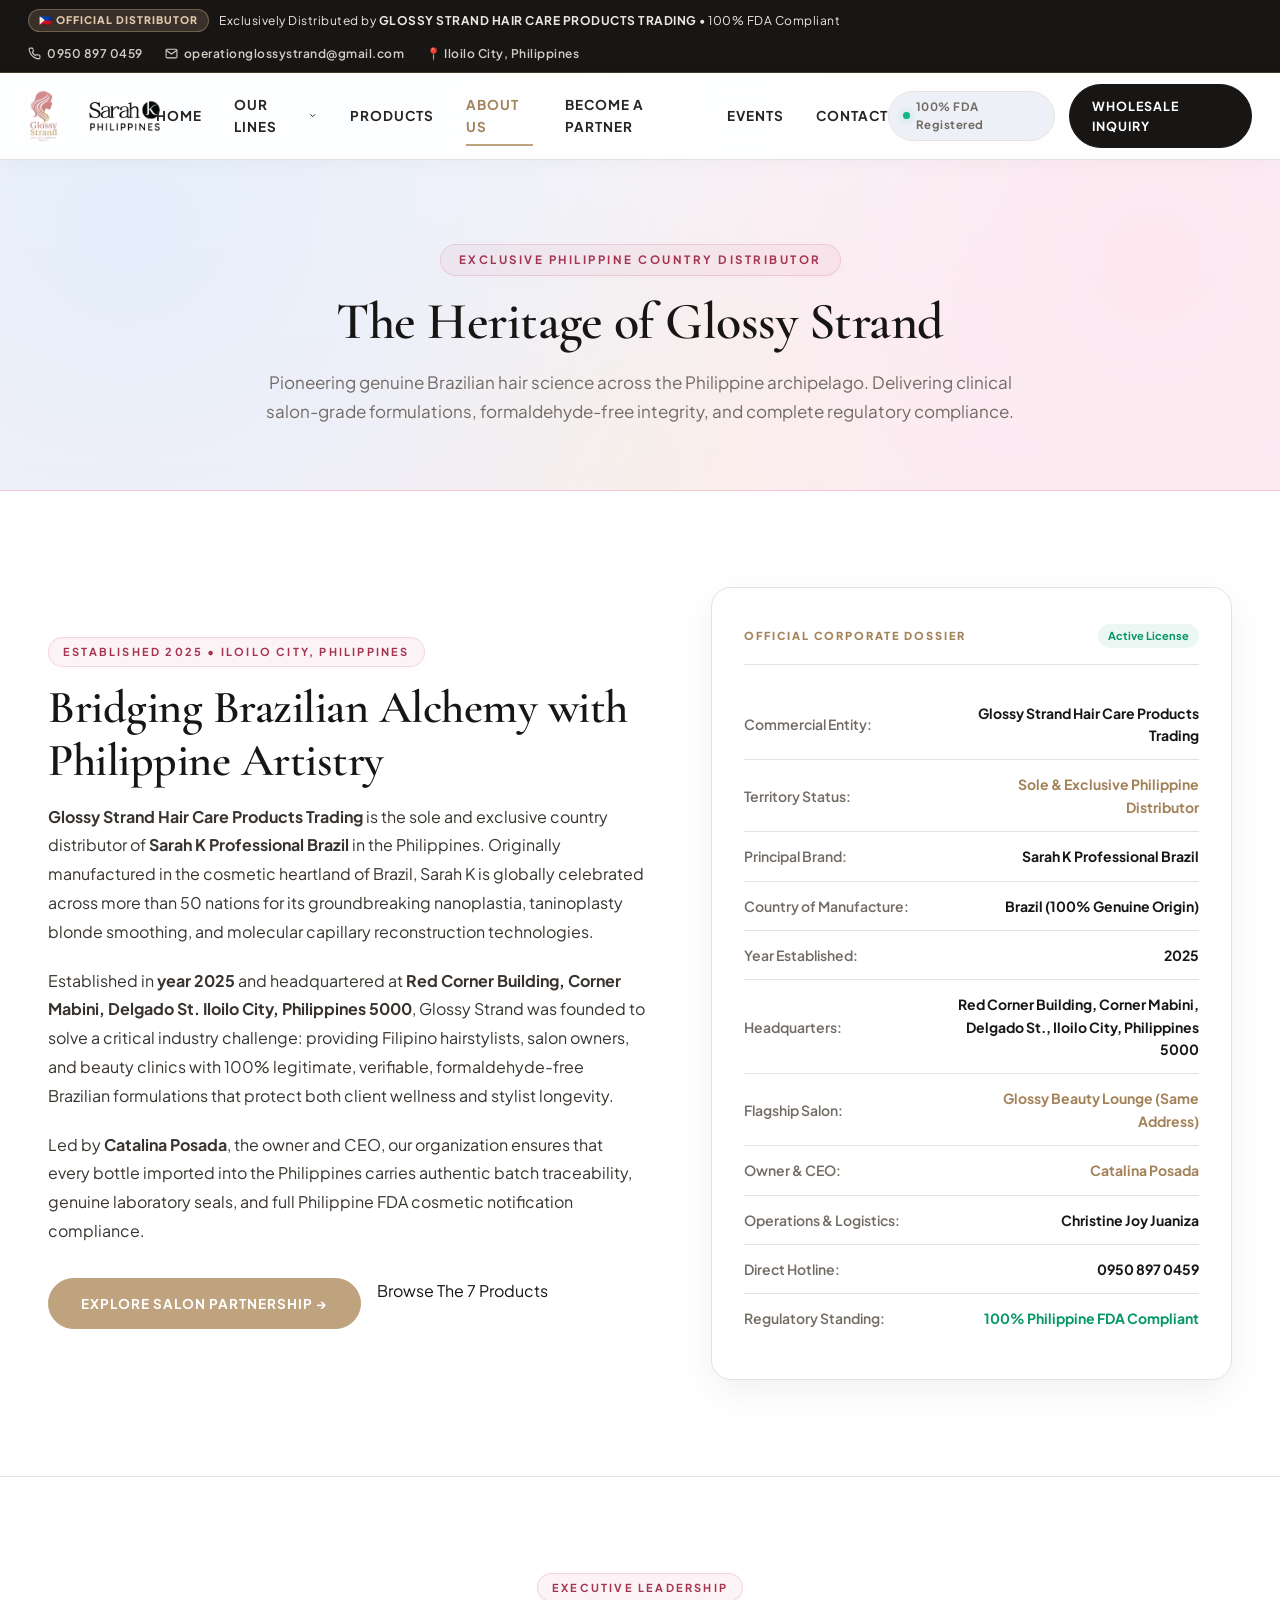
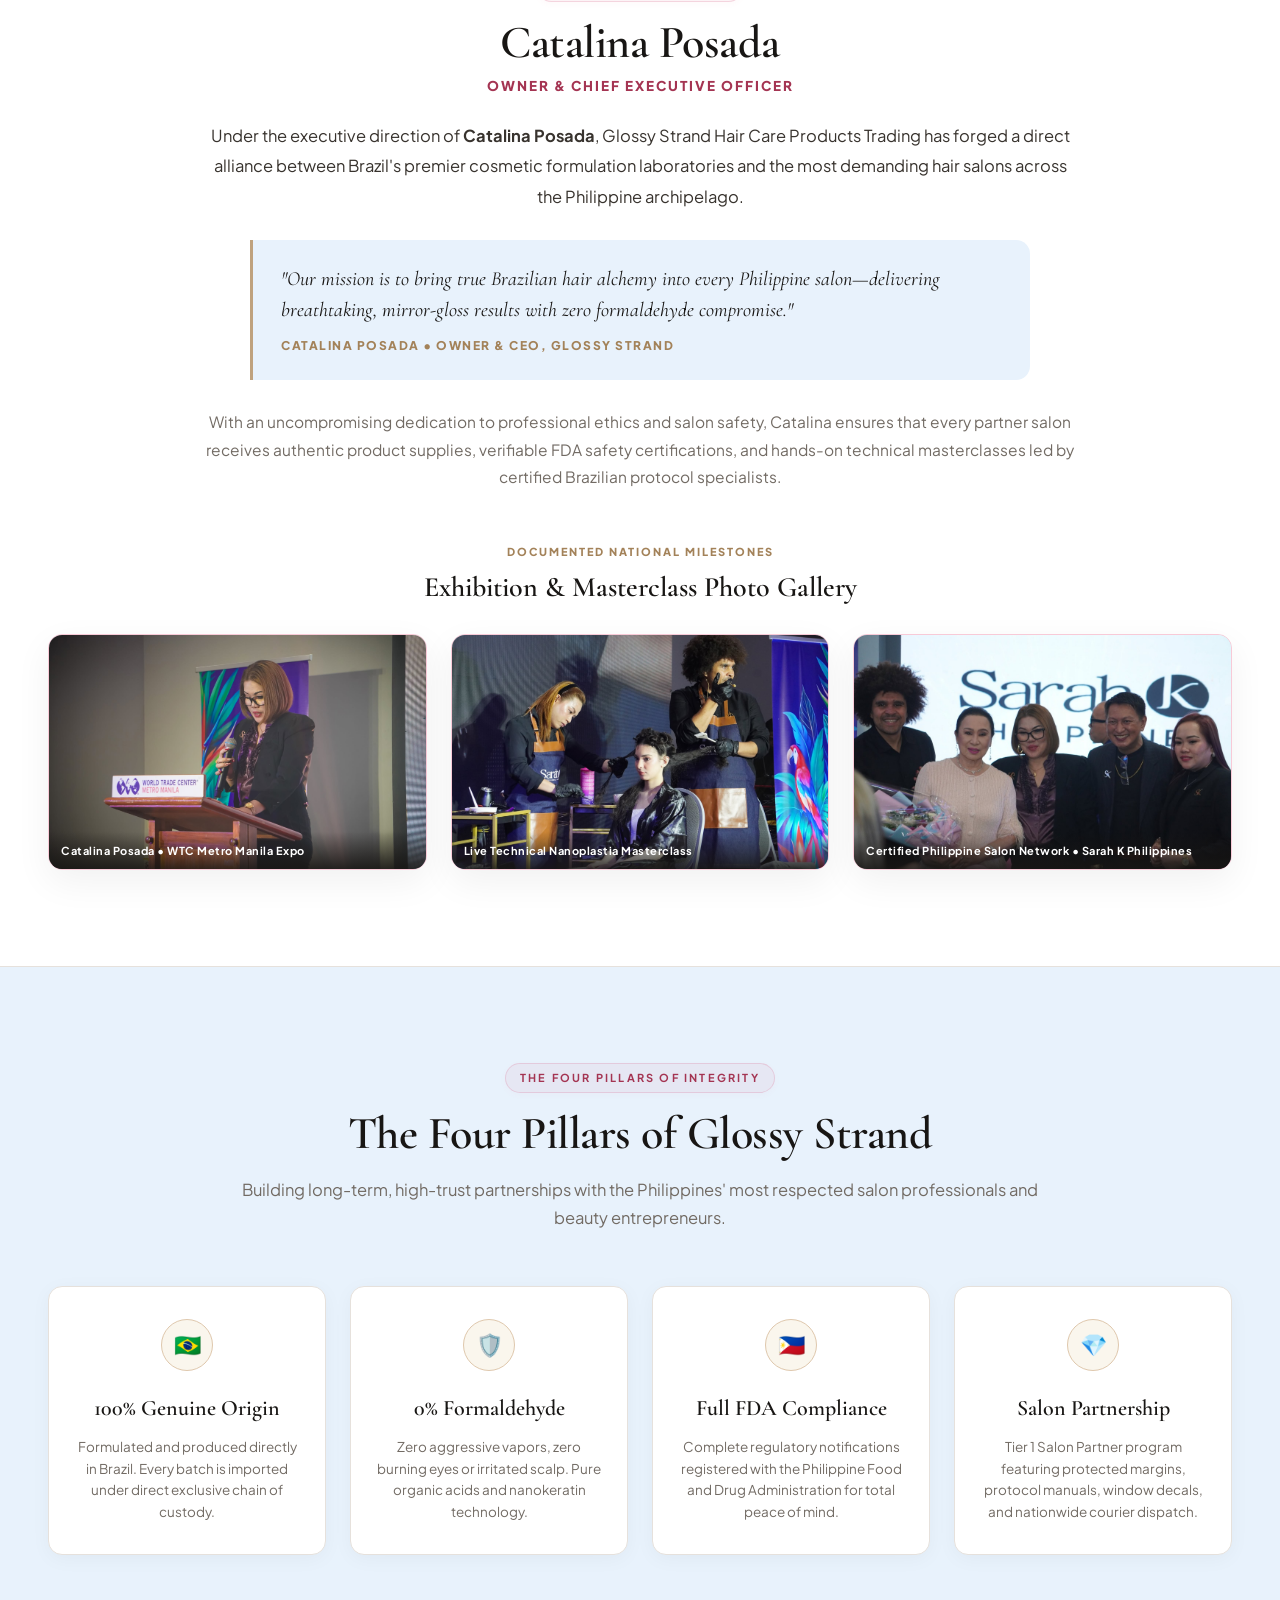
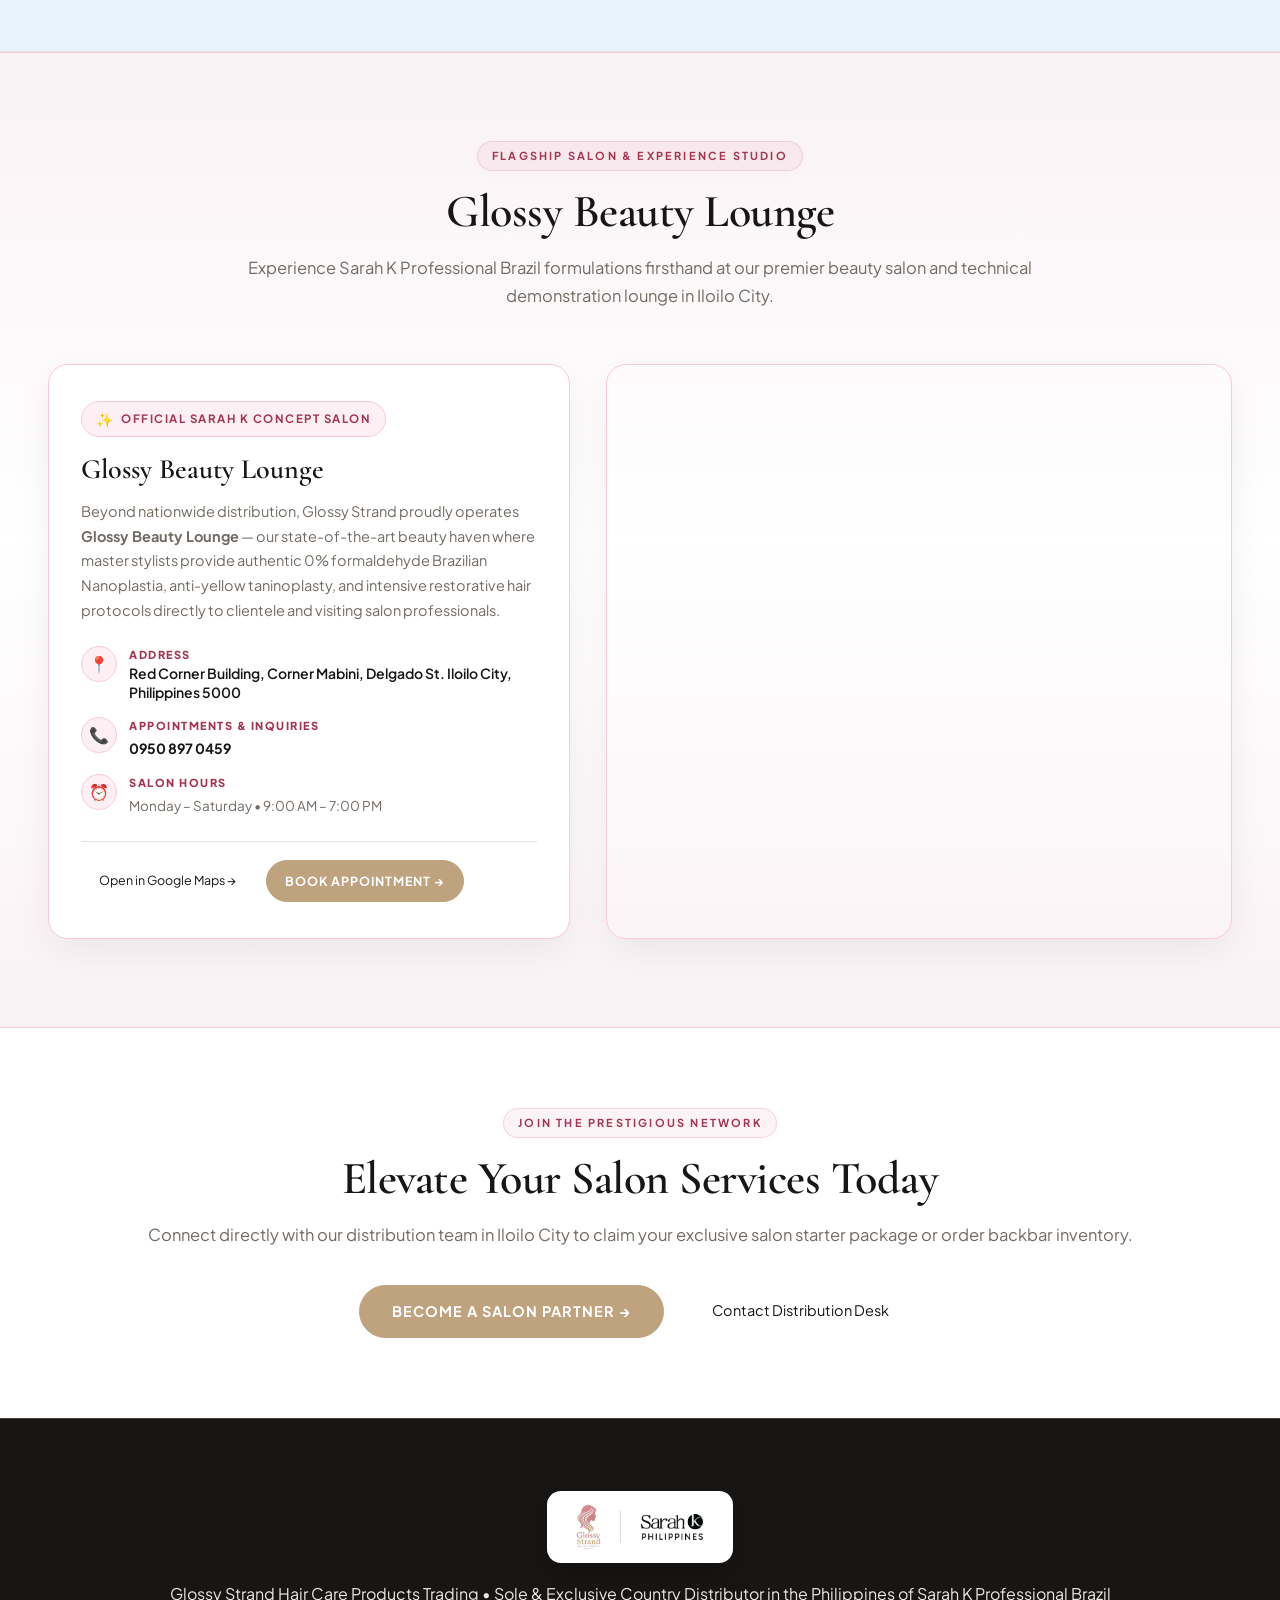
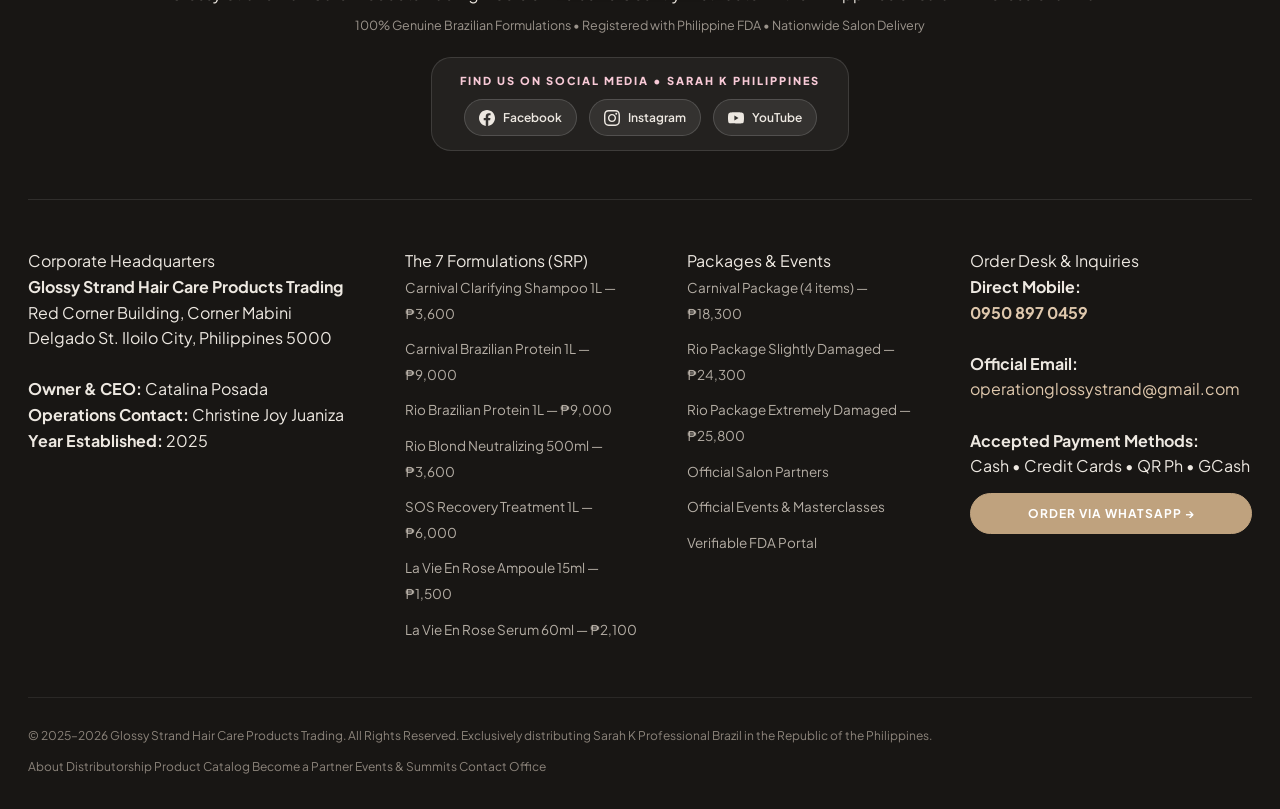
<file: about.html>
<!DOCTYPE html>
<html lang="en">
<head>
  <meta charset="UTF-8">
  <meta name="viewport" content="width=device-width, initial-scale=1.0">
  <title>About Us • Glossy Strand • Exclusive Philippine Distributor of Sarah K Brazil</title>
  <meta name="description" content="Learn about Glossy Strand Hair Care Products Trading, led by Catalina Posada, Owner & CEO. Sole and exclusive country distributor of Sarah K Professional Brazil in the Philippines.">
  <link rel="stylesheet" href="assets/css/style.css">
  <link rel="icon" type="image/png" href="assets/img/logo-glossy-strand-clean.png">
</head>
<body>

  <!-- TOP ANNOUNCEMENT BAR -->
  <div class="top-bar">
    <div class="container-wide">
      <div class="top-bar-content">
        <div class="top-bar-left">
          <span class="top-bar-badge">🇵🇭 OFFICIAL DISTRIBUTOR</span>
          <span>Exclusively Distributed by <strong>GLOSSY STRAND HAIR CARE PRODUCTS TRADING</strong> • 100% FDA Compliant</span>
        </div>
        <div class="top-bar-right">
          <a href="tel:09508970459" class="top-bar-link">
            <svg width="13" height="13" viewBox="0 0 24 24" fill="none" stroke="currentColor" stroke-width="2"><path d="M22 16.92v3a2 2 0 0 1-2.18 2 19.79 19.79 0 0 1-8.63-3.07 19.5 19.5 0 0 1-6-6 19.79 19.79 0 0 1-3.07-8.67A2 2 0 0 1 4.11 2h3a2 2 0 0 1 2 1.72 12.84 12.84 0 0 0 .7 2.81 2 2 0 0 1-.45 2.11L8.09 9.91a16 16 0 0 0 6 6l1.27-1.27a2 2 0 0 1 2.11-.45 12.84 12.84 0 0 0 2.81.7A2 2 0 0 1 22 16.92z"></path></svg>
            0950 897 0459
          </a>
          <a href="mailto:operationglossystrand@gmail.com" class="top-bar-link">
            <svg width="13" height="13" viewBox="0 0 24 24" fill="none" stroke="currentColor" stroke-width="2"><path d="M4 4h16c1.1 0 2 .9 2 2v12c0 1.1-.9 2-2 2H4c-1.1 0-2-.9-2-2V6c0-1.1.9-2 2-2z"></path><polyline points="22,6 12,13 2,6"></polyline></svg>
            operationglossystrand@gmail.com
          </a>
          <span class="top-bar-link">📍 Iloilo City, Philippines</span>
        </div>
      </div>
    </div>
  </div>

  <!-- HAUTE LUXURY SITE HEADER -->
  <header class="site-header">
    <div class="container-wide">
      <div class="nav-inner">
        <!-- Dual Brand Crest -->
        <a href="index.html" class="brand-wrapper" title="Glossy Strand Hair Care Products Trading • Sarah K Philippines">
          <img src="assets/img/logo-glossy-strand-clean.png" alt="Glossy Strand Hair Care Products Trading" class="brand-logo-main">
          <span class="brand-divider"></span>
          <img src="assets/img/logo-sarah-k-philippines-clean.png" alt="Sarah K Philippines" class="brand-logo-secondary">
        </a>

        <!-- Main Navigation Links -->
        <nav class="nav-menu">
          <a href="index.html" class="nav-link">Home</a>
          <div class="nav-link has-dropdown" data-toggle="mega-menu">
            Our Lines
            <svg width="11" height="11" viewBox="0 0 24 24" fill="none" stroke="currentColor" stroke-width="2.5"><polyline points="6 9 12 15 18 9"></polyline></svg>
          </div>
          <a href="products.html" class="nav-link">Products</a>
          <a href="about.html" class="nav-link active">About Us</a>
          <a href="distributor.html" class="nav-link">Become a Partner</a>
          <a href="events.html" class="nav-link">Events</a>
          <a href="contact.html" class="nav-link">Contact</a>
        </nav>

        <!-- Header Actions -->
        <div class="nav-actions">
          <div class="header-status-pill">
            <span class="dot"></span>
            <span>100% FDA Registered</span>
          </div>
          <a href="contact.html" class="btn-header-cta">
            Wholesale Inquiry
          </a>
          <button class="mobile-toggle" aria-label="Toggle Navigation">☰</button>
        </div>
      </div>
    </div>

    <!-- Mega Menu Drawer -->
    <div class="mega-menu-drawer" id="megaMenuDrawer">
      <div class="container">
        <div class="mega-menu-inner">
          <div class="mega-menu-header">
            <div class="mega-menu-title">Sarah K Brazil Professional Collections</div>
            <a href="products.html" class="cta-gold" style="padding: 8px 18px; font-size: 11.5px;">View Complete Catalog &rarr;</a>
          </div>
          <div class="mega-menu-grid">
            <a href="products.html?filter=carnival" class="mega-card">
              <img src="assets/img/carnival-protein.jpg" alt="Carnival Line" class="mega-card-img">
              <span class="mega-card-name">Carnival Line (2)</span>
              <span class="mega-card-desc">Micellar Clarifying Shampoo + Nanoplastia Protein</span>
            </a>
            <a href="products.html?filter=rio" class="mega-card">
              <img src="assets/img/rio-protein.jpg" alt="Rio Line" class="mega-card-img">
              <span class="mega-card-name">Rio Line (2)</span>
              <span class="mega-card-desc">Taninoplasty Blonde Protein + Acid Neutralizer</span>
            </a>
            <a href="products.html?filter=lavie" class="mega-card">
              <img src="assets/img/lavie-serum.jpg" alt="La Vie En Rose" class="mega-card-img">
              <span class="mega-card-name">La Vie En Rose (2)</span>
              <span class="mega-card-desc">Myrrha Restorative Ampoule + Hyaluronic Serum</span>
            </a>
            <a href="products.html?filter=sos" class="mega-card">
              <img src="assets/img/sos-recovery.jpg" alt="SOS Recovery" class="mega-card-img">
              <span class="mega-card-name">SOS Recovery (1)</span>
              <span class="mega-card-desc">Plantcol 10-Minute Emergency Cure</span>
            </a>
          </div>
        </div>
      </div>
    </div>
  </header>

  <!-- EDITORIAL PAGE HERO -->
  <section class="page-hero-editorial">
    <div class="container">
      <span class="page-hero-eyebrow">Exclusive Philippine Country Distributor</span>
      <h1 class="page-hero-title">The Heritage of Glossy Strand</h1>
      <p class="page-hero-desc">
        Pioneering genuine Brazilian hair science across the Philippine archipelago. Delivering clinical salon-grade formulations, formaldehyde-free integrity, and complete regulatory compliance.
      </p>
  </section>

  <!-- BRAND STORY & CORPORATE PROFILE SECTION -->
  <section style="padding: 96px 0; background: #FFFFFF; border-bottom: 1px solid var(--color-border-light);">
    <div class="container">
      <div style="display: grid; grid-template-columns: 1.15fr 1fr; gap: 64px; align-items: center;">

        <!-- Left Column: Story -->
        <div>
          <span class="section-eyebrow">ESTABLISHED 2025 • ILOILO CITY, PHILIPPINES</span>
          <h2 class="section-title">Bridging Brazilian Alchemy with Philippine Artistry</h2>
          <p style="font-size: 16px; line-height: 1.8; color: var(--color-espresso); margin-bottom: 20px;">
            <strong>Glossy Strand Hair Care Products Trading</strong> is the sole and exclusive country distributor of <strong>Sarah K Professional Brazil</strong> in the Philippines. Originally manufactured in the cosmetic heartland of Brazil, Sarah K is globally celebrated across more than 50 nations for its groundbreaking nanoplastia, taninoplasty blonde smoothing, and molecular capillary reconstruction technologies.
          </p>
          <p style="font-size: 16px; line-height: 1.8; color: var(--color-espresso); margin-bottom: 20px;">
            Established in <strong>year 2025</strong> and headquartered at <strong>Red Corner Building, Corner Mabini, Delgado St. Iloilo City, Philippines 5000</strong>, Glossy Strand was founded to solve a critical industry challenge: providing Filipino hairstylists, salon owners, and beauty clinics with 100% legitimate, verifiable, formaldehyde-free Brazilian formulations that protect both client wellness and stylist longevity.
          </p>
          <p style="font-size: 16px; line-height: 1.8; color: var(--color-espresso); margin-bottom: 32px;">
            Led by <strong>Catalina Posada</strong>, the owner and CEO, our organization ensures that every bottle imported into the Philippines carries authentic batch traceability, genuine laboratory seals, and full Philippine FDA cosmetic notification compliance.
          </p>

          <div style="display: flex; gap: 16px; flex-wrap: wrap;">
            <a href="distributor.html" class="cta-gold">Explore Salon Partnership &rarr;</a>
            <a href="products.html" class="cta-dark">Browse The 7 Products</a>
          </div>
        </div>

        <!-- Right Column: Profile Summary Card -->
        <div class="distributor-profile-card">
          <div style="display: flex; align-items: center; justify-content: space-between; margin-bottom: 24px; padding-bottom: 16px; border-bottom: 1px solid var(--color-border-light);">
            <span style="font-size: 11px; font-weight: 800; letter-spacing: 2px; text-transform: uppercase; color: var(--gold-dark);">OFFICIAL CORPORATE DOSSIER</span>
            <span style="font-size: 11px; font-weight: 700; color: #059669; background: rgba(5,150,105,0.08); padding: 3px 10px; border-radius: var(--radius-pill);">Active License</span>
          </div>

          <table class="distributor-summary-table">
            <tbody>
              <tr>
                <td class="lbl">Commercial Entity:</td>
                <td class="val">Glossy Strand Hair Care Products Trading</td>
              </tr>
              <tr>
                <td class="lbl">Territory Status:</td>
                <td class="val highlight">Sole &amp; Exclusive Philippine Distributor</td>
              </tr>
              <tr>
                <td class="lbl">Principal Brand:</td>
                <td class="val">Sarah K Professional Brazil</td>
              </tr>
              <tr>
                <td class="lbl">Country of Manufacture:</td>
                <td class="val">Brazil (100% Genuine Origin)</td>
              </tr>
              <tr>
                <td class="lbl">Year Established:</td>
                <td class="val">2025</td>
              </tr>
              <tr>
                <td class="lbl">Headquarters:</td>
                <td class="val">Red Corner Building, Corner Mabini, Delgado St., Iloilo City, Philippines 5000</td>
              </tr>
              <tr>
                <td class="lbl">Flagship Salon:</td>
                <td class="val highlight"><strong>Glossy Beauty Lounge</strong> (Same Address)</td>
              </tr>
              <tr>
                <td class="lbl">Owner &amp; CEO:</td>
                <td class="val highlight">Catalina Posada</td>
              </tr>
              <tr>
                <td class="lbl">Operations &amp; Logistics:</td>
                <td class="val">Christine Joy Juaniza</td>
              </tr>
              <tr>
                <td class="lbl">Direct Hotline:</td>
                <td class="val">0950 897 0459</td>
              </tr>
              <tr>
                <td class="lbl">Regulatory Standing:</td>
                <td class="val status-active">100% Philippine FDA Compliant</td>
              </tr>
            </tbody>
          </table>
        </div>

      </div>
    </div>
  </section>

  <!-- LEADERSHIP SPOTLIGHT: CATALINA POSADA, OWNER & CEO -->
  <section class="leadership-editorial-section">
    <div class="container">
      <div style="max-width: 880px; margin: 0 auto 52px auto; text-align: center;">
        <span class="section-eyebrow">Executive Leadership</span>
        <h2 class="section-title">Catalina Posada</h2>
        <div style="font-size: 13.5px; font-weight: 800; letter-spacing: 2px; text-transform: uppercase; color: var(--baby-pink-deep); margin-top: -10px; margin-bottom: 24px;">
          Owner &amp; Chief Executive Officer
        </div>

        <p style="font-size: 16.5px; line-height: 1.85; color: var(--color-espresso); margin-bottom: 24px;">
          Under the executive direction of <strong>Catalina Posada</strong>, Glossy Strand Hair Care Products Trading has forged a direct alliance between Brazil's premier cosmetic formulation laboratories and the most demanding hair salons across the Philippine archipelago.
        </p>

        <div class="leadership-quote-box" style="margin: 28px auto; max-width: 780px; text-align: left;">
          <p>
            "Our mission is to bring true Brazilian hair alchemy into every Philippine salon—delivering breathtaking, mirror-gloss results with zero formaldehyde compromise."
          </p>
          <div class="author">Catalina Posada • Owner &amp; CEO, Glossy Strand</div>
        </div>

        <p style="font-size: 15.5px; line-height: 1.8; color: var(--color-slate-muted);">
          With an uncompromising dedication to professional ethics and salon safety, Catalina ensures that every partner salon receives authentic product supplies, verifiable FDA safety certifications, and hands-on technical masterclasses led by certified Brazilian protocol specialists.
        </p>
      </div>

      <!-- Real Landscape Photographic Gallery (Changed to Landscape Orientation) -->
      <div style="margin-top: 10px;">
        <div style="text-align: center; margin-bottom: 24px;">
          <span style="font-size: 11px; font-weight: 800; letter-spacing: 2px; text-transform: uppercase; color: var(--gold-dark); display: block;">Documented National Milestones</span>
          <h3 style="font-family: var(--font-serif); font-size: 28px; font-weight: 600; color: var(--color-noir); margin-top: 4px;">Exhibition &amp; Masterclass Photo Gallery</h3>
        </div>

        <div style="display: grid; grid-template-columns: repeat(3, 1fr); gap: 24px;">
          <div class="photo-panel-landscape">
            <img src="assets/img/catalina-posada-wtc.jpg" alt="Catalina Posada, Owner and CEO speaking at World Trade Center Manila Expo">
            <div class="photo-panel-caption">Catalina Posada • WTC Metro Manila Expo</div>
          </div>
          <div class="photo-panel-landscape">
            <img src="assets/img/event-live-demo.jpg" alt="Live Brazilian Nanoplastia &amp; Straightening Masterclass Demonstration">
            <div class="photo-panel-caption">Live Technical Nanoplastia Masterclass</div>
          </div>
          <div class="photo-panel-landscape">
            <img src="assets/img/about-salon-network.jpg" alt="Official Sarah K Philippines Delegation &amp; Certified Salon Network at WTC Manila" style="object-position: center 25%;">
            <div class="photo-panel-caption">Certified Philippine Salon Network &bull; Sarah K Philippines</div>
          </div>
        </div>
      </div>

    </div>
  </section>

  <!-- PILLARS OF INTEGRITY -->
  <section style="padding: 96px 0; background: var(--color-canvas); border-bottom: 1px solid var(--color-border-light);">
    <div class="container">
      <div class="section-head">
        <span class="section-eyebrow">The Four Pillars of Integrity</span>
        <h2 class="section-title">The Four Pillars of Glossy Strand</h2>
        <p class="section-subtitle">
          Building long-term, high-trust partnerships with the Philippines' most respected salon professionals and beauty entrepreneurs.
        </p>
      </div>

      <div style="display: grid; grid-template-columns: repeat(4, 1fr); gap: 24px;">

        <div style="background: #FFFFFF; border: 1px solid var(--color-border-light); border-radius: var(--radius-md); padding: 32px 24px; text-align: center; box-shadow: var(--shadow-subtle);">
          <div style="width: 52px; height: 52px; margin: 0 auto 20px auto; border-radius: 50%; background: var(--gold-tint); border: 1px solid var(--gold-light); display: flex; align-items: center; justify-content: center; color: var(--gold-dark); font-size: 22px;">
            🇧🇷
          </div>
          <h3 style="font-family: var(--font-serif); font-size: 22px; font-weight: 600; color: var(--color-noir); margin-bottom: 10px;">100% Genuine Origin</h3>
          <p style="font-size: 13.5px; color: var(--color-slate-muted); line-height: 1.6;">
            Formulated and produced directly in Brazil. Every batch is imported under direct exclusive chain of custody.
          </p>
        </div>

        <div style="background: #FFFFFF; border: 1px solid var(--color-border-light); border-radius: var(--radius-md); padding: 32px 24px; text-align: center; box-shadow: var(--shadow-subtle);">
          <div style="width: 52px; height: 52px; margin: 0 auto 20px auto; border-radius: 50%; background: var(--gold-tint); border: 1px solid var(--gold-light); display: flex; align-items: center; justify-content: center; color: var(--gold-dark); font-size: 22px;">
            🛡️
          </div>
          <h3 style="font-family: var(--font-serif); font-size: 22px; font-weight: 600; color: var(--color-noir); margin-bottom: 10px;">0% Formaldehyde</h3>
          <p style="font-size: 13.5px; color: var(--color-slate-muted); line-height: 1.6;">
            Zero aggressive vapors, zero burning eyes or irritated scalp. Pure organic acids and nanokeratin technology.
          </p>
        </div>

        <div style="background: #FFFFFF; border: 1px solid var(--color-border-light); border-radius: var(--radius-md); padding: 32px 24px; text-align: center; box-shadow: var(--shadow-subtle);">
          <div style="width: 52px; height: 52px; margin: 0 auto 20px auto; border-radius: 50%; background: var(--gold-tint); border: 1px solid var(--gold-light); display: flex; align-items: center; justify-content: center; color: var(--gold-dark); font-size: 22px;">
            🇵🇭
          </div>
          <h3 style="font-family: var(--font-serif); font-size: 22px; font-weight: 600; color: var(--color-noir); margin-bottom: 10px;">Full FDA Compliance</h3>
          <p style="font-size: 13.5px; color: var(--color-slate-muted); line-height: 1.6;">
            Complete regulatory notifications registered with the Philippine Food and Drug Administration for total peace of mind.
          </p>
        </div>

        <div style="background: #FFFFFF; border: 1px solid var(--color-border-light); border-radius: var(--radius-md); padding: 32px 24px; text-align: center; box-shadow: var(--shadow-subtle);">
          <div style="width: 52px; height: 52px; margin: 0 auto 20px auto; border-radius: 50%; background: var(--gold-tint); border: 1px solid var(--gold-light); display: flex; align-items: center; justify-content: center; color: var(--gold-dark); font-size: 22px;">
            💎
          </div>
          <h3 style="font-family: var(--font-serif); font-size: 22px; font-weight: 600; color: var(--color-noir); margin-bottom: 10px;">Salon Partnership</h3>
          <p style="font-size: 13.5px; color: var(--color-slate-muted); line-height: 1.6;">
            Tier 1 Salon Partner program featuring protected margins, protocol manuals, window decals, and nationwide courier dispatch.
          </p>
        </div>

      </div>
    </div>
  </section>

  <!-- GLOSSY BEAUTY LOUNGE & GOOGLE MAPS SHOWCASE -->
  <section style="padding: 88px 0; background: linear-gradient(180deg, #FAF2F5 0%, #FFFFFF 50%, #FAF2F5 100%); border-top: 1px solid var(--baby-pink-border); border-bottom: 1px solid var(--baby-pink-border);">
    <div class="container">
      
      <div class="section-head">
        <span class="section-eyebrow">Flagship Salon &amp; Experience Studio</span>
        <h2 class="section-title">Glossy Beauty Lounge</h2>
        <p class="section-subtitle">
          Experience Sarah K Professional Brazil formulations firsthand at our premier beauty salon and technical demonstration lounge in Iloilo City.
        </p>
      </div>

      <div style="display: grid; grid-template-columns: 1fr 1.2fr; gap: 36px; align-items: stretch; margin-top: 36px;">
        
        <!-- Info Card -->
        <div style="background: #FFFFFF; border: 1.5px solid var(--baby-pink-border); border-radius: var(--radius-lg); padding: 36px 32px; box-shadow: var(--shadow-card); display: flex; flex-direction: column; justify-content: space-between;">
          <div>
            <div style="display: inline-flex; align-items: center; gap: 8px; background: var(--baby-pink-soft); border: 1px solid var(--baby-pink-border); padding: 6px 14px; border-radius: var(--radius-pill); margin-bottom: 16px;">
              <span style="font-size: 14px;">✨</span>
              <span style="font-size: 11.5px; font-weight: 700; letter-spacing: 1.5px; text-transform: uppercase; color: var(--baby-pink-deep);">Official Sarah K Concept Salon</span>
            </div>
            
            <h3 style="font-family: var(--font-serif); font-size: 28px; font-weight: 600; color: var(--color-noir); margin-bottom: 12px; line-height: 1.2;">
              Glossy Beauty Lounge
            </h3>
            
            <p style="font-size: 14.5px; line-height: 1.7; color: var(--color-slate-muted); margin-bottom: 24px;">
              Beyond nationwide distribution, Glossy Strand proudly operates <strong>Glossy Beauty Lounge</strong> — our state-of-the-art beauty haven where master stylists provide authentic 0% formaldehyde Brazilian Nanoplastia, anti-yellow taninoplasty, and intensive restorative hair protocols directly to clientele and visiting salon professionals.
            </p>

            <div style="display: flex; flex-direction: column; gap: 14px; margin-bottom: 24px;">
              <div style="display: flex; gap: 12px; align-items: flex-start;">
                <div style="width: 36px; height: 36px; border-radius: 50%; background: var(--baby-pink-soft); border: 1px solid var(--baby-pink-border); display: flex; align-items: center; justify-content: center; color: var(--baby-pink-deep); flex-shrink: 0; font-size: 16px;">
                  📍
                </div>
                <div>
                  <span style="font-size: 11px; font-weight: 800; letter-spacing: 1.5px; text-transform: uppercase; color: var(--baby-pink-deep); display: block;">Address</span>
                  <span style="font-size: 14px; font-weight: 600; color: var(--color-noir); line-height: 1.4; display: block;">Red Corner Building, Corner Mabini, Delgado St. Iloilo City, Philippines 5000</span>
                </div>
              </div>

              <div style="display: flex; gap: 12px; align-items: flex-start;">
                <div style="width: 36px; height: 36px; border-radius: 50%; background: var(--baby-pink-soft); border: 1px solid var(--baby-pink-border); display: flex; align-items: center; justify-content: center; color: var(--baby-pink-deep); flex-shrink: 0; font-size: 16px;">
                  📞
                </div>
                <div>
                  <span style="font-size: 11px; font-weight: 800; letter-spacing: 1.5px; text-transform: uppercase; color: var(--baby-pink-deep); display: block;">Appointments &amp; Inquiries</span>
                  <a href="tel:09508970459" style="font-size: 14px; font-weight: 700; color: var(--color-noir);">0950 897 0459</a>
                </div>
              </div>

              <div style="display: flex; gap: 12px; align-items: flex-start;">
                <div style="width: 36px; height: 36px; border-radius: 50%; background: var(--baby-pink-soft); border: 1px solid var(--baby-pink-border); display: flex; align-items: center; justify-content: center; color: var(--baby-pink-deep); flex-shrink: 0; font-size: 16px;">
                  ⏰
                </div>
                <div>
                  <span style="font-size: 11px; font-weight: 800; letter-spacing: 1.5px; text-transform: uppercase; color: var(--baby-pink-deep); display: block;">Salon Hours</span>
                  <span style="font-size: 13.5px; color: var(--color-slate-muted);">Monday – Saturday • 9:00 AM – 7:00 PM</span>
                </div>
              </div>
            </div>
          </div>

          <div style="padding-top: 18px; border-top: 1px solid var(--color-border-light); display: flex; gap: 12px; flex-wrap: wrap;">
            <a href="https://maps.google.com/?q=Red+Corner+Building+Corner+Mabini+Delgado+St+Iloilo+City+Philippines" target="_blank" class="cta-dark" style="font-size: 12.5px; padding: 10px 18px;">
              Open in Google Maps &rarr;
            </a>
            <a href="https://wa.me/639508970459?text=Hello%20Glossy%20Beauty%20Lounge!%20I%20would%20like%20to%20book%20a%20salon%20appointment." target="_blank" class="cta-gold" style="font-size: 12.5px; padding: 10px 18px;">
              Book Appointment &rarr;
            </a>
          </div>
        </div>

        <!-- Google Map Container -->
        <div style="border-radius: var(--radius-lg); overflow: hidden; border: 1.5px solid var(--baby-pink-border); box-shadow: var(--shadow-card); min-height: 400px; position: relative;">
          <iframe 
            src="https://maps.google.com/maps?q=Red+Corner+Building,+Mabini+Delgado+St,+Iloilo+City,+Philippines&t=&z=16&ie=UTF8&iwloc=&output=embed" 
            width="100%" 
            height="100%" 
            style="border: 0; min-height: 400px; display: block;" 
            allowfullscreen="" 
            loading="lazy" 
            referrerpolicy="no-referrer-when-downgrade"
            title="Glossy Strand and Glossy Beauty Lounge Location Map">
          </iframe>
        </div>

      </div>

    </div>
  </section>

  <!-- CALL TO ACTION BANNER -->
  <section style="padding: 80px 0; background: #FFFFFF; text-align: center;">
    <div class="container">
      <span class="section-eyebrow">JOIN THE PRESTIGIOUS NETWORK</span>
      <h2 class="section-title">Elevate Your Salon Services Today</h2>
      <p class="section-subtitle" style="margin-bottom: 36px;">
        Connect directly with our distribution team in Iloilo City to claim your exclusive salon starter package or order backbar inventory.
      </p>
      <div style="display: flex; justify-content: center; gap: 16px; flex-wrap: wrap;">
        <a href="distributor.html" class="cta-gold" style="padding: 14px 32px; font-size: 14.5px;">Become a Salon Partner &rarr;</a>
        <a href="contact.html" class="cta-dark" style="padding: 14px 32px; font-size: 14.5px;">Contact Distribution Desk</a>
      </div>
    </div>
  </section>

  <!-- UNIVERSAL HAUTE LUXURY SITE FOOTER -->
  <footer class="site-footer">
    <div class="container-wide">
      <div class="footer-top-brand">
        <div class="footer-brand-badge">
          <img src="assets/img/logo-glossy-strand-clean.png" alt="Glossy Strand Hair Care Products Trading" style="height: 48px; width: auto;">
          <span style="height: 32px; width: 1px; background: rgba(0,0,0,0.15);"></span>
          <img src="assets/img/logo-sarah-k-philippines-clean.png" alt="Sarah K Philippines" style="height: 30px; width: auto;">
        </div>
        <p class="footer-brand-tagline">
          Glossy Strand Hair Care Products Trading • Sole &amp; Exclusive Country Distributor in the Philippines of Sarah K Professional Brazil
        </p>
        <p style="font-size: 12.5px; color: var(--color-slate-light); max-width: 720px; margin: 8px auto 0 auto;">
          100% Genuine Brazilian Formulations • Registered with Philippine FDA • Nationwide Salon Delivery
        </p>

        <!-- Find Us on Social Media -->
        <div style="margin-top: 22px; display: inline-flex; flex-direction: column; align-items: center; gap: 10px; background: rgba(255, 255, 255, 0.05); border: 1px solid rgba(255, 255, 255, 0.12); padding: 14px 28px; border-radius: var(--radius-lg);">
          <span style="font-size: 11px; font-weight: 800; letter-spacing: 2px; text-transform: uppercase; color: var(--baby-pink-border);">
            Find Us on Social Media • Sarah K Philippines
          </span>
          <div class="footer-social-strip" style="margin-top: 0; justify-content: center;">
            <!-- Facebook -->
            <a href="https://www.facebook.com/profile.php?id=61581758398236" target="_blank" rel="noopener noreferrer" class="social-link-btn" title="Sarah K Philippines on Facebook">
              <svg width="16" height="16" viewBox="0 0 24 24" fill="currentColor"><path d="M24 12.073c0-6.627-5.373-12-12-12s-12 5.373-12 12c0 5.99 4.388 10.954 10.125 11.854v-8.385H7.078v-3.47h3.047V9.43c0-3.007 1.792-4.669 4.533-4.669 1.312 0 2.686.235 2.686.235v2.953H15.83c-1.491 0-1.956.925-1.956 1.874v2.25h3.328l-.532 3.47h-2.796v8.385C19.612 23.027 24 18.062 24 12.073z"/></svg>
              <span>Facebook</span>
            </a>
            <!-- Instagram -->
            <a href="https://www.instagram.com/sarahkphilippines?fbclid=IwY2xjawU65UVleHRuA2FlbQIxMABwZG9mAWJyaWQRMUJRVFRSWFpac2FPU1BMQlFzcnRjBmFwcF9pZBAyMjIwMzkxNzg4MjAwODkyAAEe5vXtWWcJIgJomjFCrQm7Yb75jj8c9anQjw2ZTh64PU2lzwPxkG2_J0LlUbA_aem_aOhjnL9BiqGngn_8jDa3_Q" target="_blank" rel="noopener noreferrer" class="social-link-btn" title="Sarah K Philippines on Instagram">
              <svg width="16" height="16" viewBox="0 0 24 24" fill="currentColor"><path d="M12 2.163c3.204 0 3.584.012 4.85.07 3.252.148 4.771 1.691 4.919 4.919.058 1.265.069 1.645.069 4.849 0 3.205-.012 3.584-.069 4.849-.149 3.225-1.664 4.771-4.919 4.919-1.266.058-1.644.07-4.85.07-3.204 0-3.584-.012-4.849-.07-3.26-.149-4.771-1.699-4.919-4.92-.058-1.265-.07-1.644-.07-4.849 0-3.204.013-3.583.07-4.849.149-3.227 1.664-4.771 4.919-4.919 1.266-.057 1.645-.069 4.849-.069zm0-2.163c-3.259 0-3.667.014-4.947.072-4.358.2-6.78 2.618-6.98 6.98-.059 1.281-.073 1.689-.073 4.948 0 3.259.014 3.668.072 4.948.2 4.358 2.618 6.78 6.98 6.98 1.281.058 1.689.072 4.948.072 3.259 0 3.668-.014 4.948-.072 4.354-.2 6.782-2.618 6.979-6.98.059-1.28.073-1.689.073-4.948 0-3.259-.014-3.667-.072-4.947-.196-4.354-2.617-6.78-6.979-6.98-1.281-.059-1.69-.073-4.949-.073zm0 5.838c-3.403 0-6.162 2.759-6.162 6.162s2.759 6.163 6.162 6.163 6.162-2.759 6.162-6.163c0-3.403-2.759-6.162-6.162-6.162zm0 10.162c-2.209 0-4-1.79-4-4 0-2.209 1.791-4 4-4s4 1.791 4 4c0 2.21-1.791 4-4 4zm6.406-11.845c-.796 0-1.441.645-1.441 1.44s.645 1.44 1.441 1.44c.795 0 1.439-.645 1.439-1.44s-.644-1.44-1.439-1.44z"/></svg>
              <span>Instagram</span>
            </a>
            <!-- YouTube -->
            <a href="https://www.youtube.com/@SarahKPhilippines" target="_blank" rel="noopener noreferrer" class="social-link-btn" title="Sarah K Philippines on YouTube">
              <svg width="16" height="16" viewBox="0 0 24 24" fill="currentColor"><path d="M23.498 6.186a3.016 3.016 0 0 0-2.122-2.136C19.505 3.545 12 3.545 12 3.545s-7.505 0-9.377.505A3.017 3.017 0 0 0 .502 6.186C0 8.07 0 12 0 12s0 3.93.502 5.814a3.016 3.016 0 0 0 2.122 2.136c1.871.505 9.376.505 9.376.505s7.505 0 9.377-.505a3.015 3.015 0 0 0 2.122-2.136C24 15.93 24 12 24 12s0-3.93-.502-5.814zM9.545 15.568V8.432L15.818 12l-6.273 3.568z"/></svg>
              <span>YouTube</span>
            </a>
          </div>
        </div>
      </div>

      <div class="footer-columns">
        <!-- Col 1: Corporate Headquarters -->
        <div class="footer-col">
          <span class="footer-col-title">Corporate Headquarters</span>
          <div class="footer-address">
            <strong>Glossy Strand Hair Care Products Trading</strong><br>
            Red Corner Building, Corner Mabini<br>
            Delgado St. Iloilo City, Philippines 5000<br><br>
            <strong>Owner &amp; CEO:</strong> Catalina Posada<br>
            <strong>Operations Contact:</strong> Christine Joy Juaniza<br>
            <strong>Year Established:</strong> 2025
          </div>
        </div>

        <!-- Col 2: The 7 Formulations -->
        <div class="footer-col">
          <span class="footer-col-title">The 7 Formulations (SRP)</span>
          <ul class="footer-links-list">
            <li><a href="products.html?filter=carnival">Carnival Clarifying Shampoo 1L — ₱3,600</a></li>
            <li><a href="products.html?filter=carnival">Carnival Brazilian Protein 1L — ₱9,000</a></li>
            <li><a href="products.html?filter=rio">Rio Brazilian Protein 1L — ₱9,000</a></li>
            <li><a href="products.html?filter=rio">Rio Blond Neutralizing 500ml — ₱3,600</a></li>
            <li><a href="products.html?filter=sos">SOS Recovery Treatment 1L — ₱6,000</a></li>
            <li><a href="products.html?filter=lavie">La Vie En Rose Ampoule 15ml — ₱1,500</a></li>
            <li><a href="products.html?filter=lavie">La Vie En Rose Serum 60ml — ₱2,100</a></li>
          </ul>
        </div>

        <!-- Col 3: Salon Packages & Events -->
        <div class="footer-col">
          <span class="footer-col-title">Packages &amp; Events</span>
          <ul class="footer-links-list">
            <li><a href="distributor.html#salonPackages">Carnival Package (4 items) — ₱18,300</a></li>
            <li><a href="distributor.html#salonPackages">Rio Package Slightly Damaged — ₱24,300</a></li>
            <li><a href="distributor.html#salonPackages">Rio Package Extremely Damaged — ₱25,800</a></li>
            <li><a href="distributor.html#officialPartners">Official Salon Partners</a></li>
            <li><a href="events.html">Official Events &amp; Masterclasses</a></li>
            <li><a href="index.html#fdaSection">Verifiable FDA Portal</a></li>
          </ul>
        </div>

        <!-- Col 4: Concierge & Direct Orders -->
        <div class="footer-col">
          <span class="footer-col-title">Order Desk &amp; Inquiries</span>
          <div class="footer-address" style="margin-bottom: 14px;">
            <strong>Direct Mobile:</strong><br>
            <a href="tel:09508970459" style="color: var(--gold-light); font-weight: 700;">0950 897 0459</a><br><br>
            <strong>Official Email:</strong><br>
            <a href="mailto:operationglossystrand@gmail.com" style="color: var(--gold-light);">operationglossystrand@gmail.com</a><br><br>
            <strong>Accepted Payment Methods:</strong><br>
            Cash • Credit Cards • QR Ph • GCash
          </div>
          <a href="https://wa.me/639508970459?text=Hello%20Glossy%20Strand!%20I%20would%20like%20to%20inquire%20about%20Sarah%20K%20products." target="_blank" class="cta-gold" style="width: 100%; justify-content: center; font-size: 12px; padding: 10px 16px;">
            Order via WhatsApp &rarr;
          </a>
        </div>
      </div>

      <div class="footer-bottom-bar">
        <div>
          &copy; 2025–2026 Glossy Strand Hair Care Products Trading. All Rights Reserved. Exclusively distributing Sarah K Professional Brazil in the Republic of the Philippines.
        </div>
        <div class="footer-legal-links">
          <a href="about.html">About Distributorship</a>
          <a href="products.html">Product Catalog</a>
          <a href="distributor.html">Become a Partner</a>
          <a href="events.html">Events &amp; Summits</a>
          <a href="contact.html">Contact Office</a>
        </div>
      </div>
    </div>
  </footer>

  <!-- JAVASCRIPT LOGIC -->
  <script src="assets/js/main.js"></script>
</body>
</html>
</file>
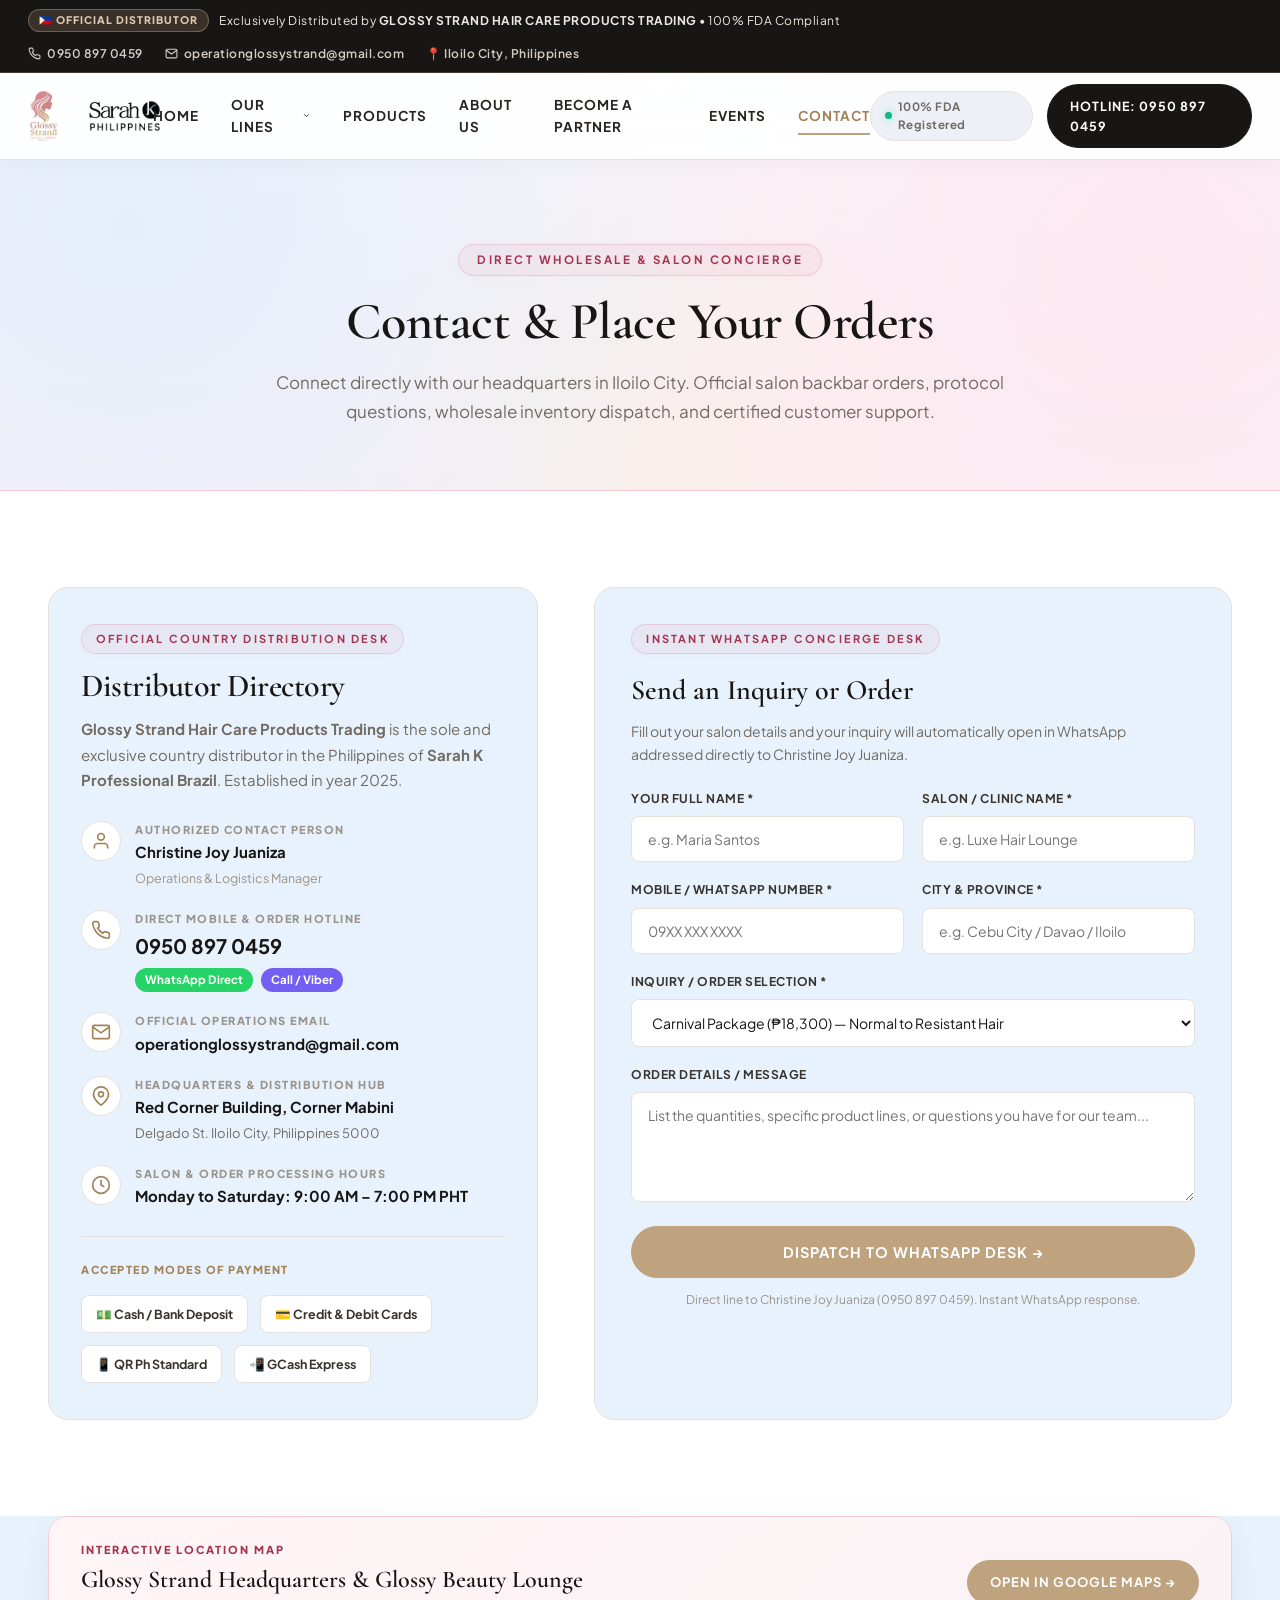
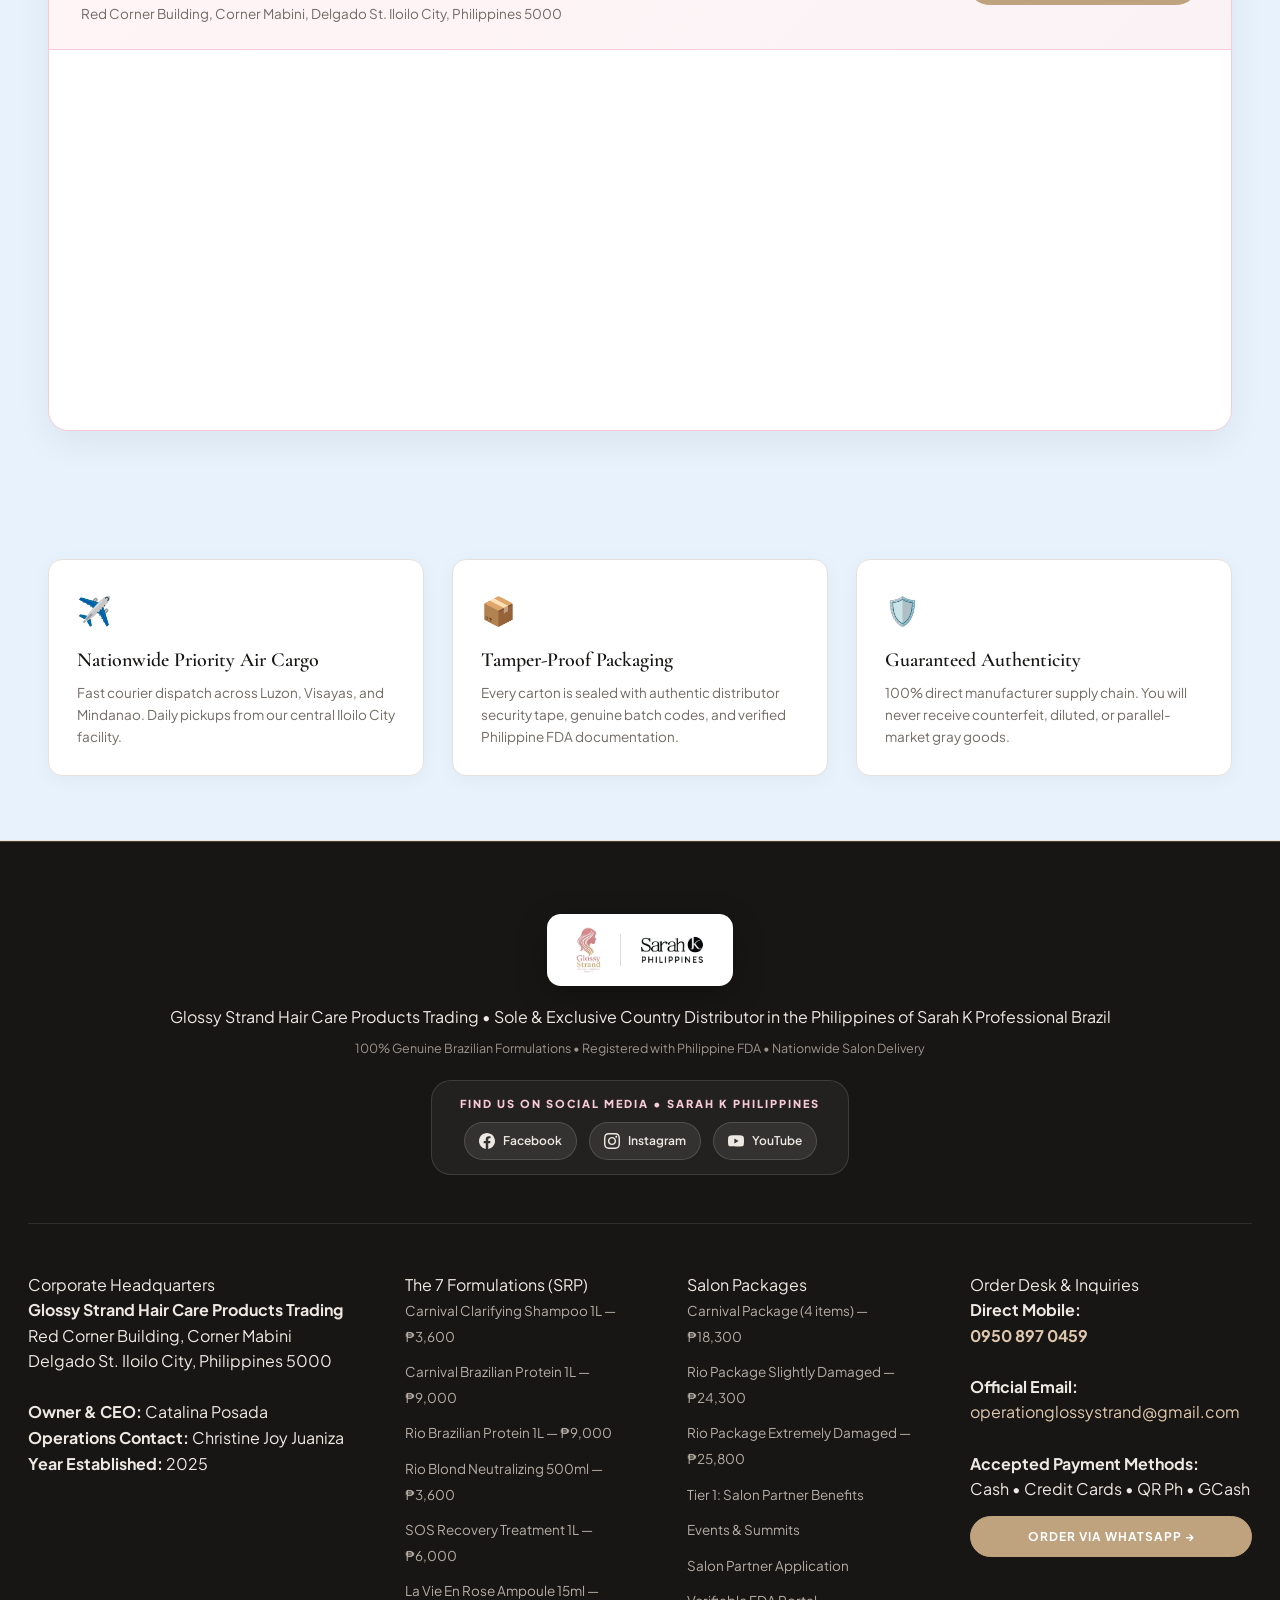
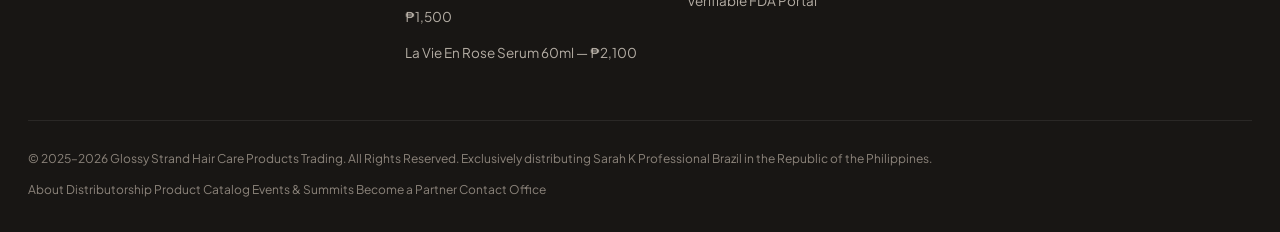
<file: contact.html>
<!DOCTYPE html>
<html lang="en">
<head>
  <meta charset="UTF-8">
  <meta name="viewport" content="width=device-width, initial-scale=1.0">
  <title>Contact &amp; Orders • Glossy Strand • Sarah K Philippines</title>
  <meta name="description" content="Contact Christine Joy Juaniza at Glossy Strand Hair Care Products Trading. Official distributor of Sarah K Professional Brazil in the Philippines. Iloilo City office. Modes of payment: Cash, Credit, QR Ph, GCash.">
  <link rel="stylesheet" href="assets/css/style.css">
  <link rel="icon" type="image/png" href="assets/img/logo-glossy-strand-clean.png">
</head>
<body>

  <!-- TOP ANNOUNCEMENT BAR -->
  <div class="top-bar">
    <div class="container-wide">
      <div class="top-bar-content">
        <div class="top-bar-left">
          <span class="top-bar-badge">🇵🇭 OFFICIAL DISTRIBUTOR</span>
          <span>Exclusively Distributed by <strong>GLOSSY STRAND HAIR CARE PRODUCTS TRADING</strong> • 100% FDA Compliant</span>
        </div>
        <div class="top-bar-right">
          <a href="tel:09508970459" class="top-bar-link">
            <svg width="13" height="13" viewBox="0 0 24 24" fill="none" stroke="currentColor" stroke-width="2"><path d="M22 16.92v3a2 2 0 0 1-2.18 2 19.79 19.79 0 0 1-8.63-3.07 19.5 19.5 0 0 1-6-6 19.79 19.79 0 0 1-3.07-8.67A2 2 0 0 1 4.11 2h3a2 2 0 0 1 2 1.72 12.84 12.84 0 0 0 .7 2.81 2 2 0 0 1-.45 2.11L8.09 9.91a16 16 0 0 0 6 6l1.27-1.27a2 2 0 0 1 2.11-.45 12.84 12.84 0 0 0 2.81.7A2 2 0 0 1 22 16.92z"></path></svg>
            0950 897 0459
          </a>
          <a href="mailto:operationglossystrand@gmail.com" class="top-bar-link">
            <svg width="13" height="13" viewBox="0 0 24 24" fill="none" stroke="currentColor" stroke-width="2"><path d="M4 4h16c1.1 0 2 .9 2 2v12c0 1.1-.9 2-2 2H4c-1.1 0-2-.9-2-2V6c0-1.1.9-2 2-2z"></path><polyline points="22,6 12,13 2,6"></polyline></svg>
            operationglossystrand@gmail.com
          </a>
          <span class="top-bar-link">📍 Iloilo City, Philippines</span>
        </div>
      </div>
    </div>
  </div>

  <!-- HAUTE LUXURY SITE HEADER -->
  <header class="site-header">
    <div class="container-wide">
      <div class="nav-inner">
        <!-- Dual Brand Crest -->
        <a href="index.html" class="brand-wrapper" title="Glossy Strand Hair Care Products Trading • Sarah K Philippines">
          <img src="assets/img/logo-glossy-strand-clean.png" alt="Glossy Strand Hair Care Products Trading" class="brand-logo-main">
          <span class="brand-divider"></span>
          <img src="assets/img/logo-sarah-k-philippines-clean.png" alt="Sarah K Philippines" class="brand-logo-secondary">
        </a>

        <!-- Main Navigation Links -->
        <nav class="nav-menu">
          <a href="index.html" class="nav-link">Home</a>
          <div class="nav-link has-dropdown" data-toggle="mega-menu">
            Our Lines
            <svg width="11" height="11" viewBox="0 0 24 24" fill="none" stroke="currentColor" stroke-width="2.5"><polyline points="6 9 12 15 18 9"></polyline></svg>
          </div>
          <a href="products.html" class="nav-link">Products</a>
          <a href="about.html" class="nav-link">About Us</a>
          <a href="distributor.html" class="nav-link">Become a Partner</a>
          <a href="events.html" class="nav-link">Events</a>
          <a href="contact.html" class="nav-link active">Contact</a>
        </nav>

        <!-- Header Actions -->
        <div class="nav-actions">
          <div class="header-status-pill">
            <span class="dot"></span>
            <span>100% FDA Registered</span>
          </div>
          <a href="tel:09508970459" class="btn-header-cta">
            Hotline: 0950 897 0459
          </a>
          <button class="mobile-toggle" aria-label="Toggle Navigation">☰</button>
        </div>
      </div>
    </div>

    <!-- Mega Menu Drawer -->
    <div class="mega-menu-drawer" id="megaMenuDrawer">
      <div class="container">
        <div class="mega-menu-inner">
          <div class="mega-menu-header">
            <div class="mega-menu-title">Sarah K Brazil Professional Collections</div>
            <a href="products.html" class="cta-gold" style="padding: 8px 18px; font-size: 11.5px;">View Complete Catalog &rarr;</a>
          </div>
          <div class="mega-menu-grid">
            <a href="products.html?filter=carnival" class="mega-card">
              <img src="assets/img/carnival-protein.jpg" alt="Carnival Line" class="mega-card-img">
              <span class="mega-card-name">Carnival Line (2)</span>
              <span class="mega-card-desc">Micellar Clarifying Shampoo + Nanoplastia Protein</span>
            </a>
            <a href="products.html?filter=rio" class="mega-card">
              <img src="assets/img/rio-protein.jpg" alt="Rio Line" class="mega-card-img">
              <span class="mega-card-name">Rio Line (2)</span>
              <span class="mega-card-desc">Taninoplasty Blonde Protein + Acid Neutralizer</span>
            </a>
            <a href="products.html?filter=lavie" class="mega-card">
              <img src="assets/img/lavie-serum.jpg" alt="La Vie En Rose" class="mega-card-img">
              <span class="mega-card-name">La Vie En Rose (2)</span>
              <span class="mega-card-desc">Myrrha Restorative Ampoule + Hyaluronic Serum</span>
            </a>
            <a href="products.html?filter=sos" class="mega-card">
              <img src="assets/img/sos-recovery.jpg" alt="SOS Recovery" class="mega-card-img">
              <span class="mega-card-name">SOS Recovery (1)</span>
              <span class="mega-card-desc">Plantcol 10-Minute Emergency Cure</span>
            </a>
          </div>
        </div>
      </div>
    </div>
  </header>

  <!-- EDITORIAL PAGE HERO -->
  <section class="page-hero-editorial">
    <div class="container">
      <span class="page-hero-eyebrow">Direct Wholesale &amp; Salon Concierge</span>
      <h1 class="page-hero-title">Contact &amp; Place Your Orders</h1>
      <p class="page-hero-desc">
        Connect directly with our headquarters in Iloilo City. Official salon backbar orders, protocol questions, wholesale inventory dispatch, and certified customer support.
      </p>
    </div>
  </section>

  <!-- MAIN CONTACT & ORDER SECTION -->
  <section class="concierge-section">
    <div class="container">
      <div class="concierge-grid">

        <!-- Left: Official Contact Card -->
        <div class="concierge-card-info">
          <span class="section-eyebrow">Official Country Distribution Desk</span>
          <h2 class="section-title" style="font-size: 32px; margin-bottom: 12px;">Distributor Directory</h2>
          <p style="font-size: 15px; color: var(--color-slate-muted); line-height: 1.7; margin-bottom: 24px;">
            <strong>Glossy Strand Hair Care Products Trading</strong> is the sole and exclusive country distributor in the Philippines of <strong>Sarah K Professional Brazil</strong>. Established in year 2025.
          </p>

          <div class="concierge-items-list">
            <!-- Contact Person -->
            <div class="concierge-item">
              <div class="concierge-icon">
                <svg width="20" height="20" viewBox="0 0 24 24" fill="none" stroke="currentColor" stroke-width="2"><path d="M20 21v-2a4 4 0 0 0-4-4H8a4 4 0 0 0-4 4v2"></path><circle cx="12" cy="7" r="4"></circle></svg>
              </div>
              <div class="concierge-meta">
                <span class="lbl">Authorized Contact Person</span>
                <span class="val">Christine Joy Juaniza</span>
                <span style="font-size: 12.5px; color: var(--color-slate-light);">Operations &amp; Logistics Manager</span>
              </div>
            </div>

            <!-- Direct Hotline -->
            <div class="concierge-item">
              <div class="concierge-icon">
                <svg width="20" height="20" viewBox="0 0 24 24" fill="none" stroke="currentColor" stroke-width="2"><path d="M22 16.92v3a2 2 0 0 1-2.18 2 19.79 19.79 0 0 1-8.63-3.07 19.5 19.5 0 0 1-6-6 19.79 19.79 0 0 1-3.07-8.67A2 2 0 0 1 4.11 2h3a2 2 0 0 1 2 1.72 12.84 12.84 0 0 0 .7 2.81 2 2 0 0 1-.45 2.11L8.09 9.91a16 16 0 0 0 6 6l1.27-1.27a2 2 0 0 1 2.11-.45 12.84 12.84 0 0 0 2.81.7A2 2 0 0 1 22 16.92z"></path></svg>
              </div>
              <div class="concierge-meta">
                <span class="lbl">Direct Mobile &amp; Order Hotline</span>
                <a href="tel:09508970459" class="val" style="font-size: 20px; color: var(--color-noir);">0950 897 0459</a>
                <div style="margin-top: 6px; display: flex; gap: 8px;">
                  <a href="https://wa.me/639508970459" target="_blank" style="font-size: 11.5px; font-weight: 700; background: #25D366; color: #fff; padding: 3px 10px; border-radius: var(--radius-pill);">WhatsApp Direct</a>
                  <a href="tel:09508970459" style="font-size: 11.5px; font-weight: 700; background: #7360F2; color: #fff; padding: 3px 10px; border-radius: var(--radius-pill);">Call / Viber</a>
                </div>
              </div>
            </div>

            <!-- Email -->
            <div class="concierge-item">
              <div class="concierge-icon">
                <svg width="20" height="20" viewBox="0 0 24 24" fill="none" stroke="currentColor" stroke-width="2"><path d="M4 4h16c1.1 0 2 .9 2 2v12c0 1.1-.9 2-2 2H4c-1.1 0-2-.9-2-2V6c0-1.1.9-2 2-2z"></path><polyline points="22,6 12,13 2,6"></polyline></svg>
              </div>
              <div class="concierge-meta">
                <span class="lbl">Official Operations Email</span>
                <a href="mailto:operationglossystrand@gmail.com" class="val" style="color: var(--color-noir); word-break: break-all;">operationglossystrand@gmail.com</a>
              </div>
            </div>

            <!-- Headquarters -->
            <div class="concierge-item">
              <div class="concierge-icon">
                <svg width="20" height="20" viewBox="0 0 24 24" fill="none" stroke="currentColor" stroke-width="2"><path d="M21 10c0 7-9 13-9 13s-9-6-9-13a9 9 0 0 1 18 0z"></path><circle cx="12" cy="10" r="3"></circle></svg>
              </div>
              <div class="concierge-meta">
                <span class="lbl">Headquarters &amp; Distribution Hub</span>
                <span class="val">Red Corner Building, Corner Mabini</span>
                <span style="font-size: 13px; color: var(--color-slate-muted);">Delgado St. Iloilo City, Philippines 5000</span>
              </div>
            </div>

            <!-- Operating Hours -->
            <div class="concierge-item">
              <div class="concierge-icon">
                <svg width="20" height="20" viewBox="0 0 24 24" fill="none" stroke="currentColor" stroke-width="2"><circle cx="12" cy="12" r="10"></circle><polyline points="12 6 12 12 16 14"></polyline></svg>
              </div>
              <div class="concierge-meta">
                <span class="lbl">Salon &amp; Order Processing Hours</span>
                <span class="val">Monday to Saturday: 9:00 AM – 7:00 PM PHT</span>
              </div>
            </div>
          </div>

          <!-- Accepted Modes of Payment -->
          <div style="margin-top: 28px; padding-top: 24px; border-top: 1px solid var(--color-border-light);">
            <span style="font-size: 11px; font-weight: 800; letter-spacing: 1.5px; text-transform: uppercase; color: var(--gold-dark); display: block; margin-bottom: 10px;">
              Accepted Modes of Payment
            </span>
            <div class="payment-methods-strip">
              <span class="payment-badge">💵 Cash / Bank Deposit</span>
              <span class="payment-badge">💳 Credit &amp; Debit Cards</span>
              <span class="payment-badge">📱 QR Ph Standard</span>
              <span class="payment-badge">📲 GCash Express</span>
            </div>
          </div>
        </div>

        <!-- Right: Interactive Order Desk Form -->
        <div class="concierge-form-box">
          <span class="section-eyebrow">Instant WhatsApp Concierge Desk</span>
          <h3 style="font-family: var(--font-serif); font-size: 28px; font-weight: 600; color: var(--color-noir); margin-bottom: 8px;">Send an Inquiry or Order</h3>
          <p style="font-size: 14px; color: var(--color-slate-muted); line-height: 1.6; margin-bottom: 24px;">
            Fill out your salon details and your inquiry will automatically open in WhatsApp addressed directly to Christine Joy Juaniza.
          </p>

          <form id="conciergeOrderForm">
            <div class="form-grid-2">
              <div class="form-group">
                <label for="contactFullName">Your Full Name *</label>
                <input type="text" id="contactFullName" class="luxury-input" placeholder="e.g. Maria Santos" required>
              </div>
              <div class="form-group">
                <label for="contactSalonName">Salon / Clinic Name *</label>
                <input type="text" id="contactSalonName" class="luxury-input" placeholder="e.g. Luxe Hair Lounge" required>
              </div>
            </div>

            <div class="form-grid-2">
              <div class="form-group">
                <label for="contactMobile">Mobile / WhatsApp Number *</label>
                <input type="tel" id="contactMobile" class="luxury-input" placeholder="09XX XXX XXXX" required>
              </div>
              <div class="form-group">
                <label for="contactCity">City &amp; Province *</label>
                <input type="text" id="contactCity" class="luxury-input" placeholder="e.g. Cebu City / Davao / Iloilo" required>
              </div>
            </div>

            <div class="form-group">
              <label for="contactInterest">Inquiry / Order Selection *</label>
              <select id="contactInterest" class="luxury-select" required>
                <option value="Carnival Package (₱18,300)">Carnival Package (₱18,300) — Normal to Resistant Hair</option>
                <option value="Rio Package Slightly Damaged (₱24,300)">Rio Package (₱24,300) — Slightly Damaged &amp; Blonde</option>
                <option value="Rio Package Extreme (₱25,800)">Rio Package Extreme (₱25,800) — ⭐ Best Seller for Salon Partners</option>
                <option value="Individual Product Stock Replenishment">Individual Product Stock Replenishment</option>
                <option value="Technical Application & Protocol Question">Technical Application &amp; Protocol Question</option>
                <option value="General Wholesale Inquiry">General Wholesale Inquiry</option>
              </select>
            </div>

            <div class="form-group">
              <label for="contactMessage">Order Details / Message</label>
              <textarea id="contactMessage" class="luxury-textarea" placeholder="List the quantities, specific product lines, or questions you have for our team..."></textarea>
            </div>

            <button type="submit" class="cta-gold" style="width: 100%; justify-content: center; padding: 16px; font-size: 14.5px;">
              Dispatch to WhatsApp Desk &rarr;
            </button>
            <p style="font-size: 12px; color: var(--color-slate-light); text-align: center; margin-top: 12px;">
              Direct line to Christine Joy Juaniza (0950 897 0459). Instant WhatsApp response.
            </p>
          </form>
        </div>

      </div>
    </div>
  </section>

  <!-- INTERACTIVE GOOGLE MAP OF HEADQUARTERS & GLOSSY BEAUTY LOUNGE -->
  <section style="padding: 0 0 64px 0; background: var(--color-canvas);">
    <div class="container">
      <div style="background: #FFFFFF; border: 1.5px solid var(--baby-pink-border); border-radius: var(--radius-lg); overflow: hidden; box-shadow: var(--shadow-card);">
        <div style="padding: 24px 32px; border-bottom: 1px solid var(--baby-pink-border); display: flex; align-items: center; justify-content: space-between; flex-wrap: wrap; gap: 14px; background: linear-gradient(135deg, #FFF5F7 0%, #FAF2F5 100%);">
          <div>
            <span style="font-size: 11px; font-weight: 800; letter-spacing: 2px; text-transform: uppercase; color: var(--baby-pink-deep); display: block;">Interactive Location Map</span>
            <h3 style="font-family: var(--font-serif); font-size: 24px; font-weight: 600; color: var(--color-noir); margin-top: 2px;">
              Glossy Strand Headquarters &amp; Glossy Beauty Lounge
            </h3>
            <p style="font-size: 13.5px; color: var(--color-slate-muted); margin-top: 4px;">
              Red Corner Building, Corner Mabini, Delgado St. Iloilo City, Philippines 5000
            </p>
          </div>
          <a href="https://maps.google.com/?q=Red+Corner+Building+Corner+Mabini+Delgado+St+Iloilo+City+Philippines" target="_blank" class="cta-gold" style="font-size: 13px; padding: 11px 22px;">
            Open in Google Maps &rarr;
          </a>
        </div>
        <div style="height: 380px; width: 100%;">
          <iframe 
            src="https://maps.google.com/maps?q=Red+Corner+Building,+Mabini+Delgado+St,+Iloilo+City,+Philippines&t=&z=16&ie=UTF8&iwloc=&output=embed" 
            width="100%" 
            height="100%" 
            style="border: 0; display: block;" 
            allowfullscreen="" 
            loading="lazy" 
            referrerpolicy="no-referrer-when-downgrade"
            title="Glossy Strand Iloilo City Location Map">
          </iframe>
        </div>
      </div>
    </div>
  </section>

  <!-- NATIONWIDE SHIPPING & DISPATCH STRIP -->
  <section style="padding: 64px 0; background: var(--color-canvas); border-bottom: 1px solid var(--color-border-light);">
    <div class="container">
      <div style="display: grid; grid-template-columns: repeat(3, 1fr); gap: 28px;">
        <div style="background: #FFFFFF; border: 1px solid var(--color-border-light); border-radius: var(--radius-md); padding: 28px; box-shadow: var(--shadow-subtle);">
          <div style="font-size: 28px; margin-bottom: 12px;">✈️</div>
          <h4 style="font-family: var(--font-serif); font-size: 20px; font-weight: 600; color: var(--color-noir); margin-bottom: 6px;">Nationwide Priority Air Cargo</h4>
          <p style="font-size: 13.5px; color: var(--color-slate-muted); line-height: 1.6;">
            Fast courier dispatch across Luzon, Visayas, and Mindanao. Daily pickups from our central Iloilo City facility.
          </p>
        </div>

        <div style="background: #FFFFFF; border: 1px solid var(--color-border-light); border-radius: var(--radius-md); padding: 28px; box-shadow: var(--shadow-subtle);">
          <div style="font-size: 28px; margin-bottom: 12px;">📦</div>
          <h4 style="font-family: var(--font-serif); font-size: 20px; font-weight: 600; color: var(--color-noir); margin-bottom: 6px;">Tamper-Proof Packaging</h4>
          <p style="font-size: 13.5px; color: var(--color-slate-muted); line-height: 1.6;">
            Every carton is sealed with authentic distributor security tape, genuine batch codes, and verified Philippine FDA documentation.
          </p>
        </div>

        <div style="background: #FFFFFF; border: 1px solid var(--color-border-light); border-radius: var(--radius-md); padding: 28px; box-shadow: var(--shadow-subtle);">
          <div style="font-size: 28px; margin-bottom: 12px;">🛡️</div>
          <h4 style="font-family: var(--font-serif); font-size: 20px; font-weight: 600; color: var(--color-noir); margin-bottom: 6px;">Guaranteed Authenticity</h4>
          <p style="font-size: 13.5px; color: var(--color-slate-muted); line-height: 1.6;">
            100% direct manufacturer supply chain. You will never receive counterfeit, diluted, or parallel-market gray goods.
          </p>
        </div>
      </div>
    </div>
  </section>

  <!-- UNIVERSAL HAUTE LUXURY SITE FOOTER -->
  <footer class="site-footer">
    <div class="container-wide">
      <div class="footer-top-brand">
        <div class="footer-brand-badge">
          <img src="assets/img/logo-glossy-strand-clean.png" alt="Glossy Strand Hair Care Products Trading" style="height: 48px; width: auto;">
          <span style="height: 32px; width: 1px; background: rgba(0,0,0,0.15);"></span>
          <img src="assets/img/logo-sarah-k-philippines-clean.png" alt="Sarah K Philippines" style="height: 30px; width: auto;">
        </div>
        <p class="footer-brand-tagline">
          Glossy Strand Hair Care Products Trading • Sole &amp; Exclusive Country Distributor in the Philippines of Sarah K Professional Brazil
        </p>
        <p style="font-size: 12.5px; color: var(--color-slate-light); max-width: 720px; margin: 8px auto 0 auto;">
          100% Genuine Brazilian Formulations • Registered with Philippine FDA • Nationwide Salon Delivery
        </p>

        <!-- Find Us on Social Media -->
        <div style="margin-top: 22px; display: inline-flex; flex-direction: column; align-items: center; gap: 10px; background: rgba(255, 255, 255, 0.05); border: 1px solid rgba(255, 255, 255, 0.12); padding: 14px 28px; border-radius: var(--radius-lg);">
          <span style="font-size: 11px; font-weight: 800; letter-spacing: 2px; text-transform: uppercase; color: var(--baby-pink-border);">
            Find Us on Social Media • Sarah K Philippines
          </span>
          <div class="footer-social-strip" style="margin-top: 0; justify-content: center;">
            <!-- Facebook -->
            <a href="https://www.facebook.com/profile.php?id=61581758398236" target="_blank" rel="noopener noreferrer" class="social-link-btn" title="Sarah K Philippines on Facebook">
              <svg width="16" height="16" viewBox="0 0 24 24" fill="currentColor"><path d="M24 12.073c0-6.627-5.373-12-12-12s-12 5.373-12 12c0 5.99 4.388 10.954 10.125 11.854v-8.385H7.078v-3.47h3.047V9.43c0-3.007 1.792-4.669 4.533-4.669 1.312 0 2.686.235 2.686.235v2.953H15.83c-1.491 0-1.956.925-1.956 1.874v2.25h3.328l-.532 3.47h-2.796v8.385C19.612 23.027 24 18.062 24 12.073z"/></svg>
              <span>Facebook</span>
            </a>
            <!-- Instagram -->
            <a href="https://www.instagram.com/sarahkphilippines?fbclid=IwY2xjawU65UVleHRuA2FlbQIxMABwZG9mAWJyaWQRMUJRVFRSWFpac2FPU1BMQlFzcnRjBmFwcF9pZBAyMjIwMzkxNzg4MjAwODkyAAEe5vXtWWcJIgJomjFCrQm7Yb75jj8c9anQjw2ZTh64PU2lzwPxkG2_J0LlUbA_aem_aOhjnL9BiqGngn_8jDa3_Q" target="_blank" rel="noopener noreferrer" class="social-link-btn" title="Sarah K Philippines on Instagram">
              <svg width="16" height="16" viewBox="0 0 24 24" fill="currentColor"><path d="M12 2.163c3.204 0 3.584.012 4.85.07 3.252.148 4.771 1.691 4.919 4.919.058 1.265.069 1.645.069 4.849 0 3.205-.012 3.584-.069 4.849-.149 3.225-1.664 4.771-4.919 4.919-1.266.058-1.644.07-4.85.07-3.204 0-3.584-.012-4.849-.07-3.26-.149-4.771-1.699-4.919-4.92-.058-1.265-.07-1.644-.07-4.849 0-3.204.013-3.583.07-4.849.149-3.227 1.664-4.771 4.919-4.919 1.266-.057 1.645-.069 4.849-.069zm0-2.163c-3.259 0-3.667.014-4.947.072-4.358.2-6.78 2.618-6.98 6.98-.059 1.281-.073 1.689-.073 4.948 0 3.259.014 3.668.072 4.948.2 4.358 2.618 6.78 6.98 6.98 1.281.058 1.689.072 4.948.072 3.259 0 3.668-.014 4.948-.072 4.354-.2 6.782-2.618 6.979-6.98.059-1.28.073-1.689.073-4.948 0-3.259-.014-3.667-.072-4.947-.196-4.354-2.617-6.78-6.979-6.98-1.281-.059-1.69-.073-4.949-.073zm0 5.838c-3.403 0-6.162 2.759-6.162 6.162s2.759 6.163 6.162 6.163 6.162-2.759 6.162-6.163c0-3.403-2.759-6.162-6.162-6.162zm0 10.162c-2.209 0-4-1.79-4-4 0-2.209 1.791-4 4-4s4 1.791 4 4c0 2.21-1.791 4-4 4zm6.406-11.845c-.796 0-1.441.645-1.441 1.44s.645 1.44 1.441 1.44c.795 0 1.439-.645 1.439-1.44s-.644-1.44-1.439-1.44z"/></svg>
              <span>Instagram</span>
            </a>
            <!-- YouTube -->
            <a href="https://www.youtube.com/@SarahKPhilippines" target="_blank" rel="noopener noreferrer" class="social-link-btn" title="Sarah K Philippines on YouTube">
              <svg width="16" height="16" viewBox="0 0 24 24" fill="currentColor"><path d="M23.498 6.186a3.016 3.016 0 0 0-2.122-2.136C19.505 3.545 12 3.545 12 3.545s-7.505 0-9.377.505A3.017 3.017 0 0 0 .502 6.186C0 8.07 0 12 0 12s0 3.93.502 5.814a3.016 3.016 0 0 0 2.122 2.136c1.871.505 9.376.505 9.376.505s7.505 0 9.377-.505a3.015 3.015 0 0 0 2.122-2.136C24 15.93 24 12 24 12s0-3.93-.502-5.814zM9.545 15.568V8.432L15.818 12l-6.273 3.568z"/></svg>
              <span>YouTube</span>
            </a>
          </div>
        </div>
      </div>

      <div class="footer-columns">
        <!-- Col 1: Corporate Headquarters -->
        <div class="footer-col">
          <span class="footer-col-title">Corporate Headquarters</span>
          <div class="footer-address">
            <strong>Glossy Strand Hair Care Products Trading</strong><br>
            Red Corner Building, Corner Mabini<br>
            Delgado St. Iloilo City, Philippines 5000<br><br>
            <strong>Owner &amp; CEO:</strong> Catalina Posada<br>
            <strong>Operations Contact:</strong> Christine Joy Juaniza<br>
            <strong>Year Established:</strong> 2025
          </div>
        </div>

        <!-- Col 2: The 7 Formulations -->
        <div class="footer-col">
          <span class="footer-col-title">The 7 Formulations (SRP)</span>
          <ul class="footer-links-list">
            <li><a href="products.html?filter=carnival">Carnival Clarifying Shampoo 1L — ₱3,600</a></li>
            <li><a href="products.html?filter=carnival">Carnival Brazilian Protein 1L — ₱9,000</a></li>
            <li><a href="products.html?filter=rio">Rio Brazilian Protein 1L — ₱9,000</a></li>
            <li><a href="products.html?filter=rio">Rio Blond Neutralizing 500ml — ₱3,600</a></li>
            <li><a href="products.html?filter=sos">SOS Recovery Treatment 1L — ₱6,000</a></li>
            <li><a href="products.html?filter=lavie">La Vie En Rose Ampoule 15ml — ₱1,500</a></li>
            <li><a href="products.html?filter=lavie">La Vie En Rose Serum 60ml — ₱2,100</a></li>
          </ul>
        </div>

        <!-- Col 3: Salon Packages & Partnership -->
        <div class="footer-col">
          <span class="footer-col-title">Salon Packages</span>
          <ul class="footer-links-list">
            <li><a href="distributor.html#salonPackages">Carnival Package (4 items) — ₱18,300</a></li>
            <li><a href="distributor.html#salonPackages">Rio Package Slightly Damaged — ₱24,300</a></li>
            <li><a href="distributor.html#salonPackages">Rio Package Extremely Damaged — ₱25,800</a></li>
            <li><a href="distributor.html">Tier 1: Salon Partner Benefits</a></li>
            <li><a href="events.html">Events &amp; Summits</a></li>
            <li><a href="distributor.html#partnerForm">Salon Partner Application</a></li>
            <li><a href="index.html#fdaSection">Verifiable FDA Portal</a></li>
          </ul>
        </div>

        <!-- Col 4: Concierge & Direct Orders -->
        <div class="footer-col">
          <span class="footer-col-title">Order Desk &amp; Inquiries</span>
          <div class="footer-address" style="margin-bottom: 14px;">
            <strong>Direct Mobile:</strong><br>
            <a href="tel:09508970459" style="color: var(--gold-light); font-weight: 700;">0950 897 0459</a><br><br>
            <strong>Official Email:</strong><br>
            <a href="mailto:operationglossystrand@gmail.com" style="color: var(--gold-light);">operationglossystrand@gmail.com</a><br><br>
            <strong>Accepted Payment Methods:</strong><br>
            Cash • Credit Cards • QR Ph • GCash
          </div>
          <a href="https://wa.me/639508970459?text=Hello%20Glossy%20Strand!%20I%20would%20like%20to%20inquire%20about%20Sarah%20K%20products." target="_blank" class="cta-gold" style="width: 100%; justify-content: center; font-size: 12px; padding: 10px 16px;">
            Order via WhatsApp &rarr;
          </a>
        </div>
      </div>

      <div class="footer-bottom-bar">
        <div>
          &copy; 2025–2026 Glossy Strand Hair Care Products Trading. All Rights Reserved. Exclusively distributing Sarah K Professional Brazil in the Republic of the Philippines.
        </div>
        <div class="footer-legal-links">
          <a href="about.html">About Distributorship</a>
          <a href="products.html">Product Catalog</a>
          <a href="events.html">Events &amp; Summits</a>
          <a href="distributor.html">Become a Partner</a>
          <a href="contact.html">Contact Office</a>
        </div>
      </div>
    </div>
  </footer>

  <!-- JAVASCRIPT LOGIC -->
  <script src="assets/js/main.js"></script>
</body>
</html>
</file>
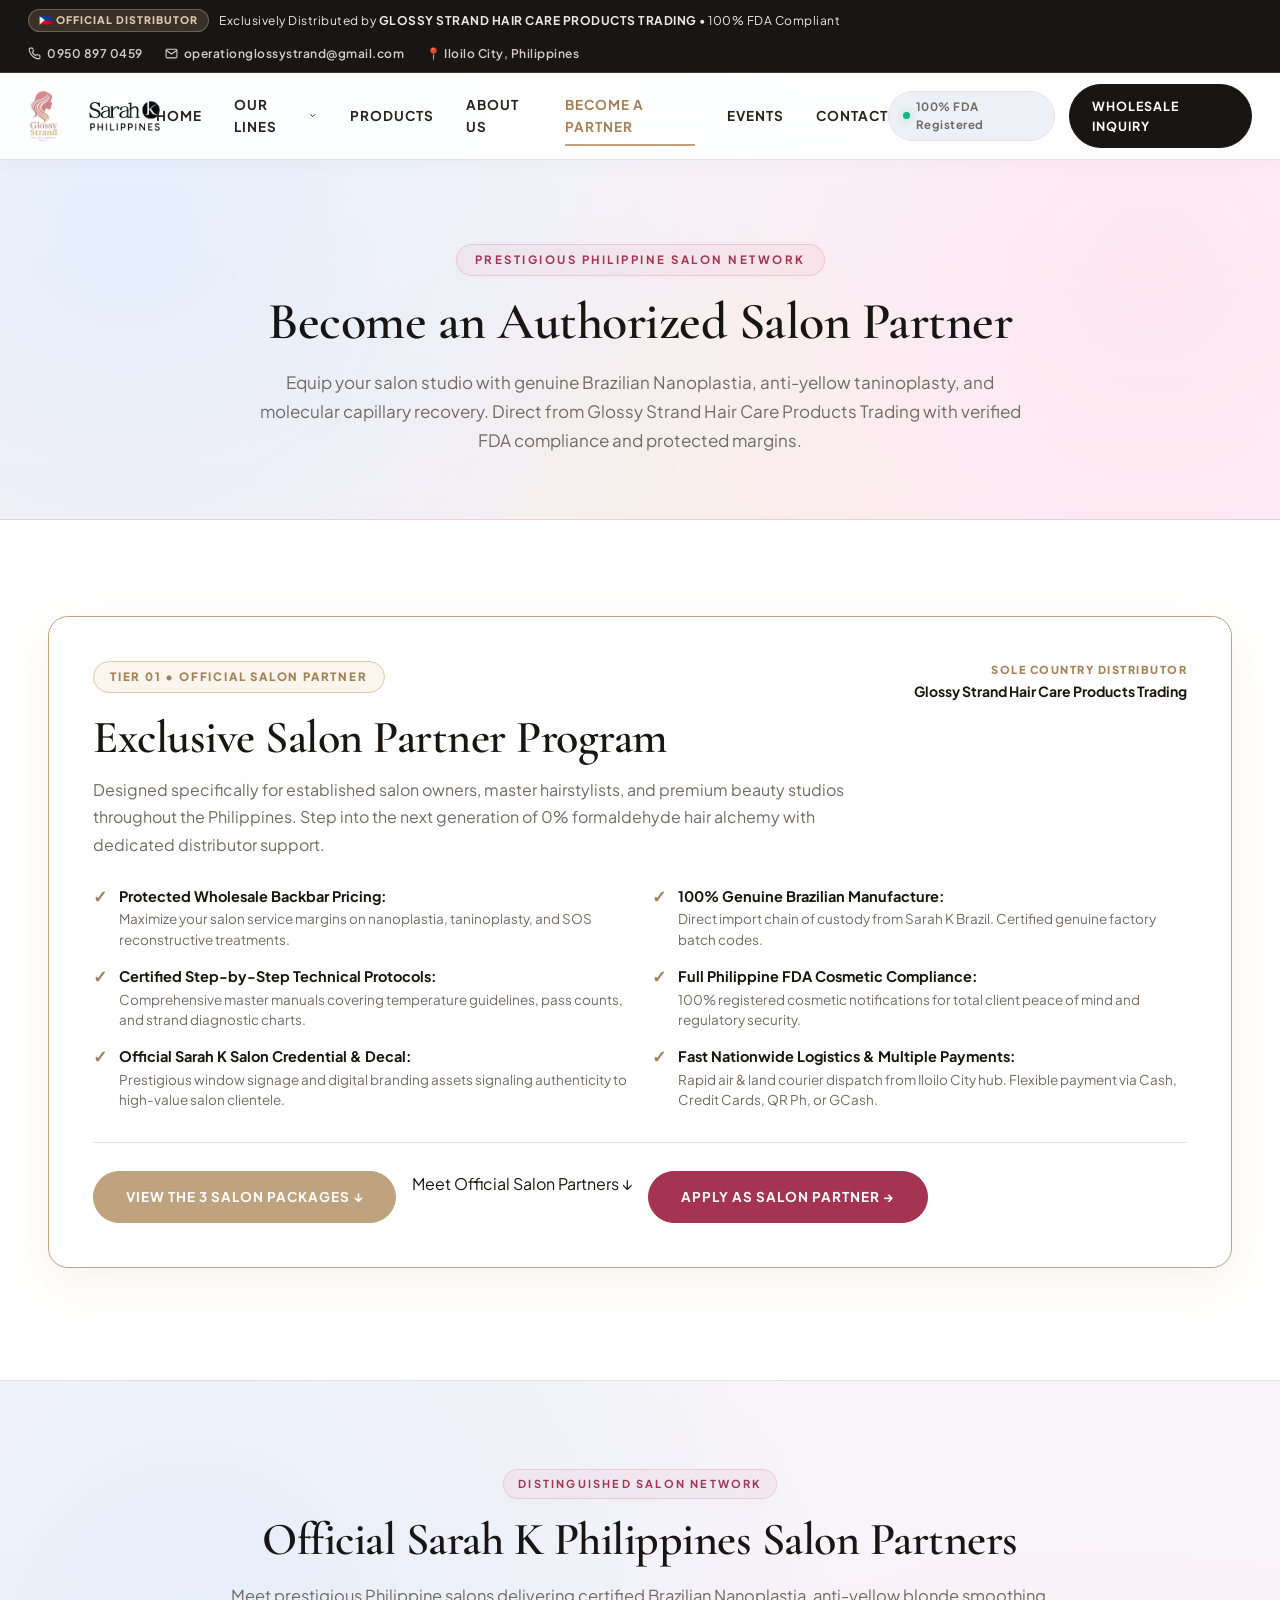
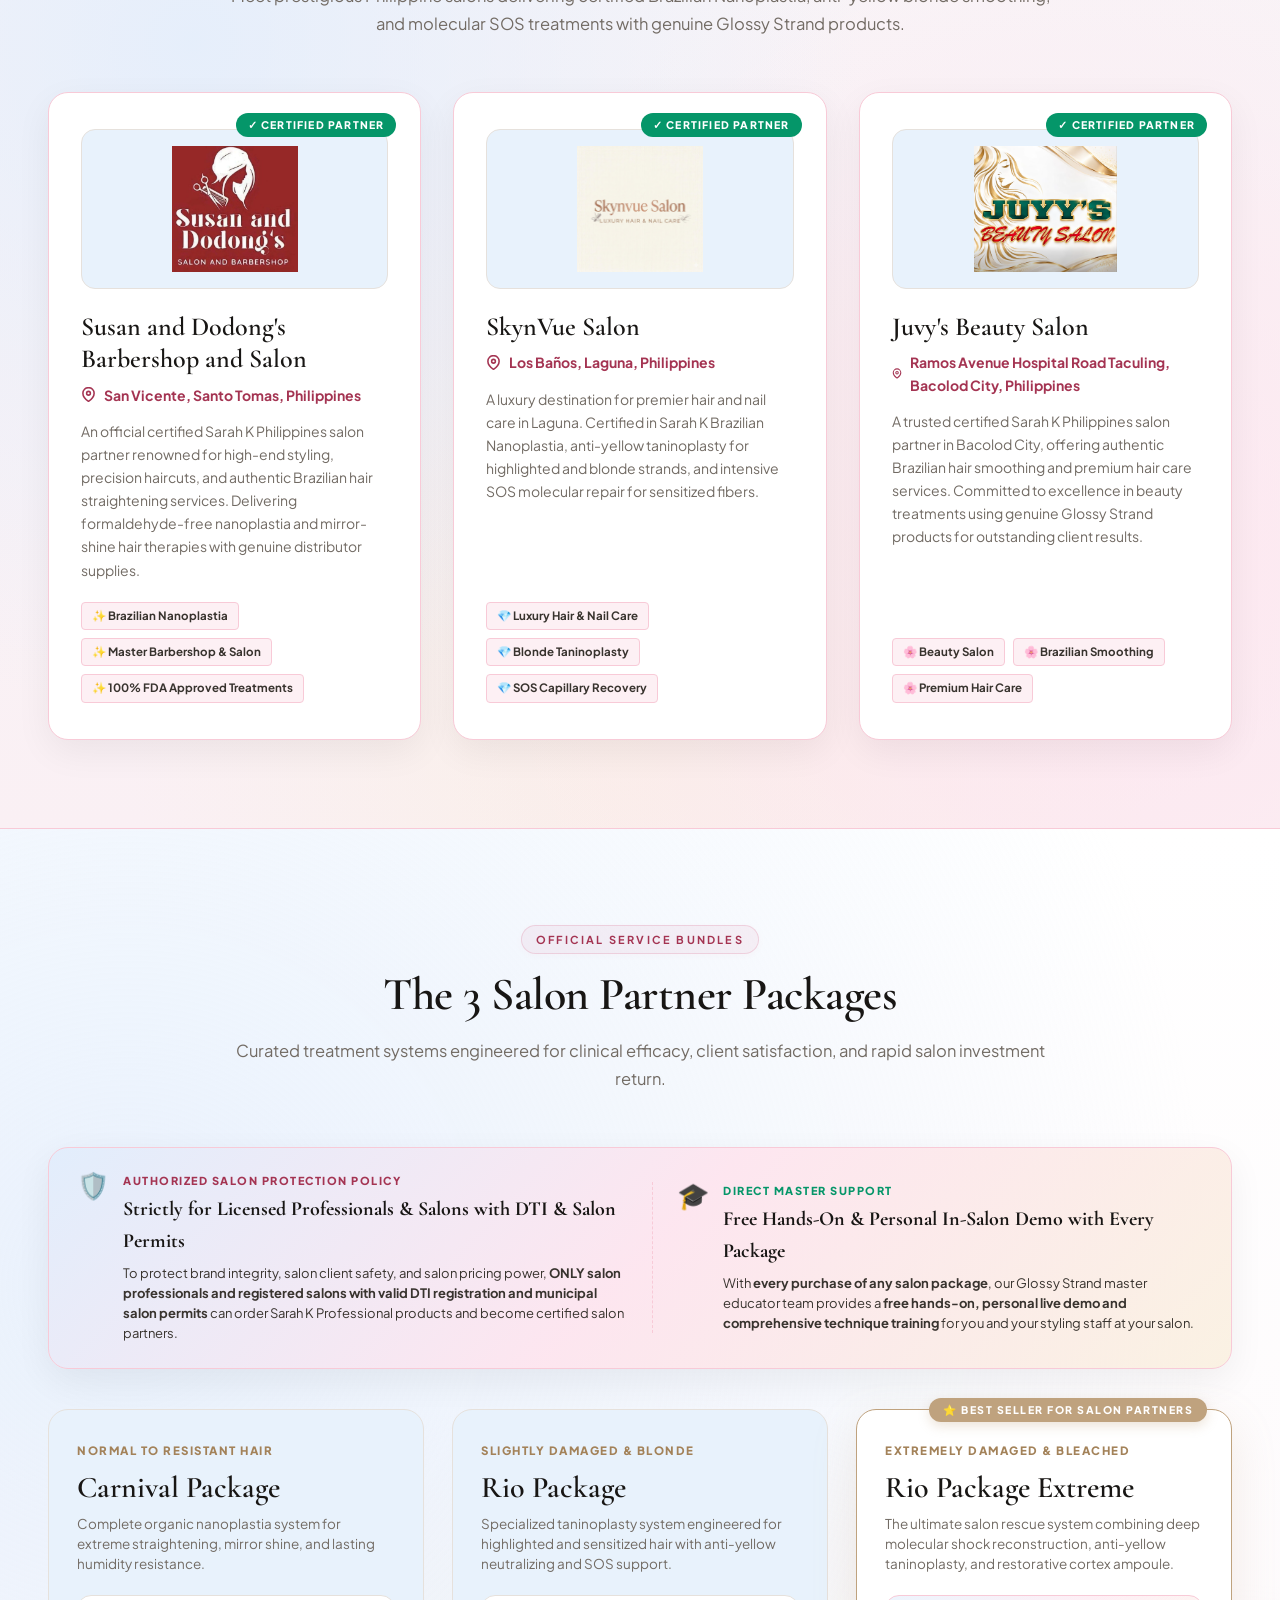
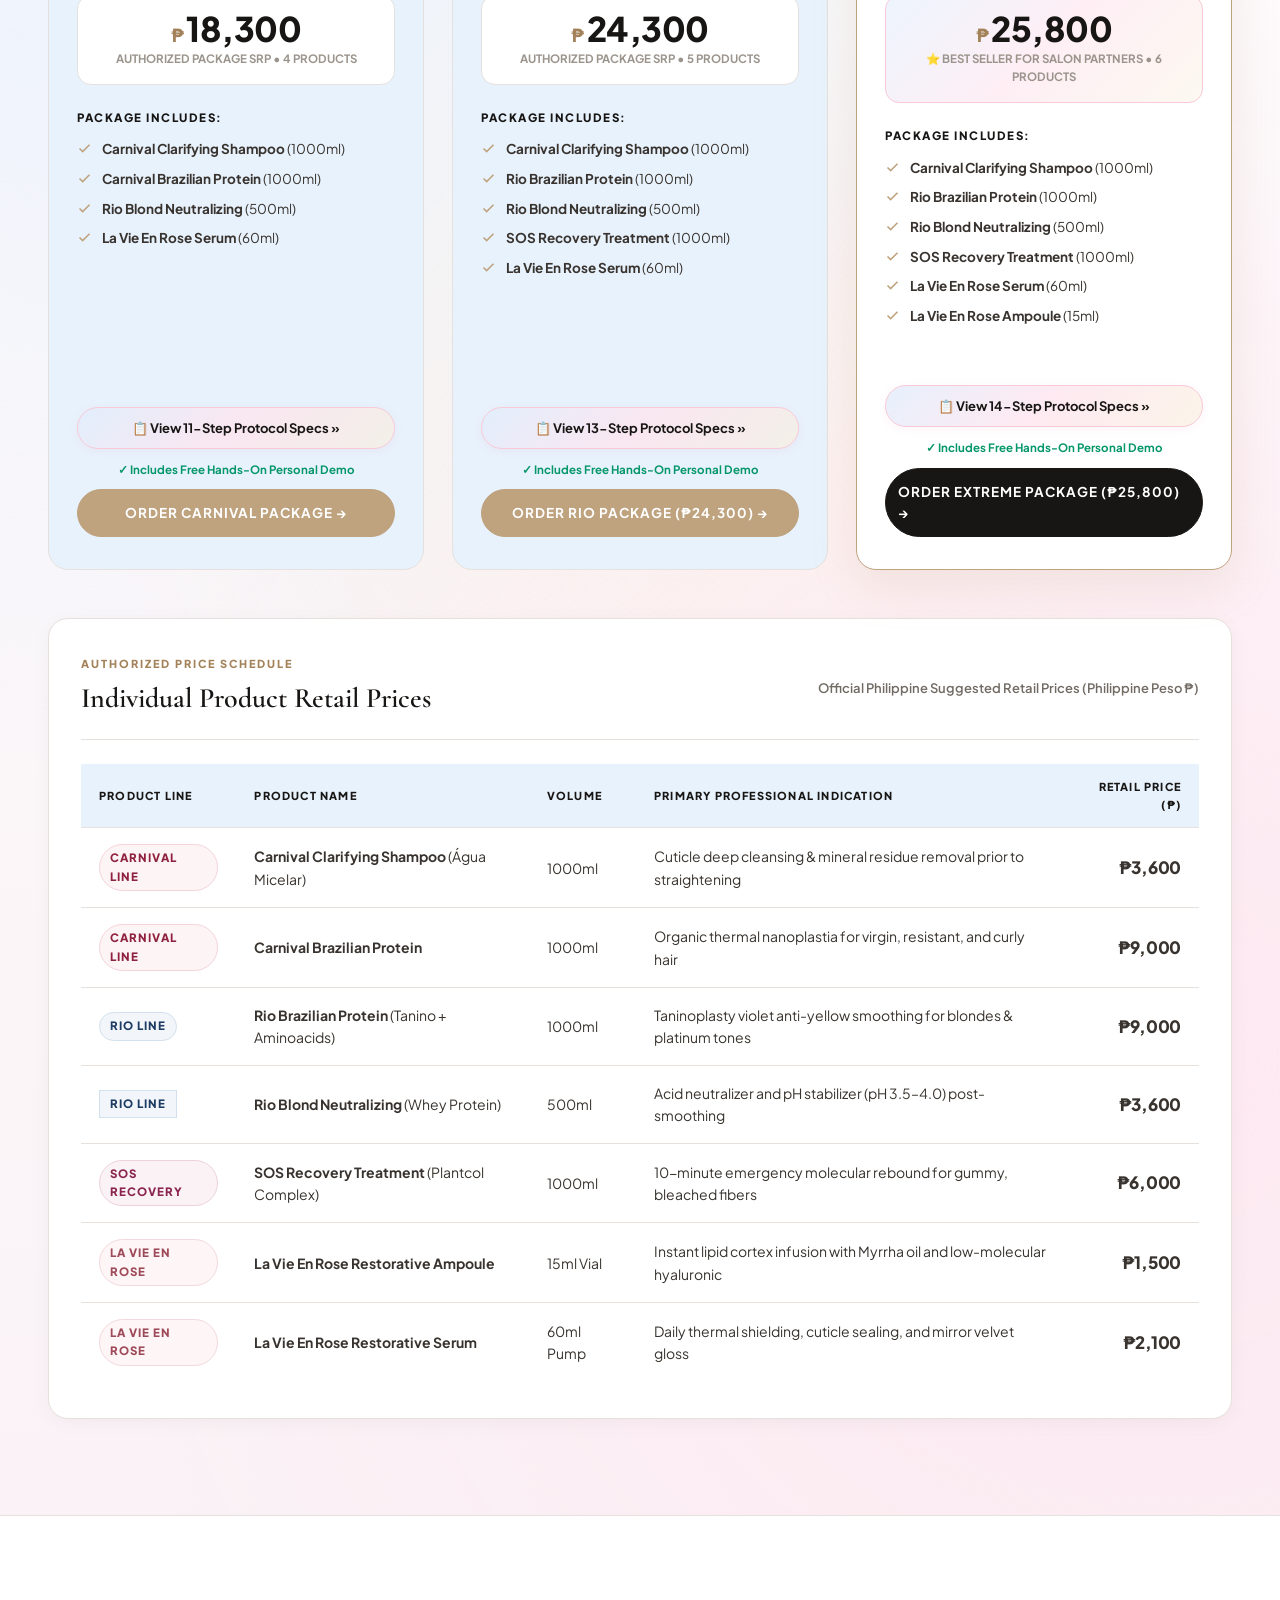
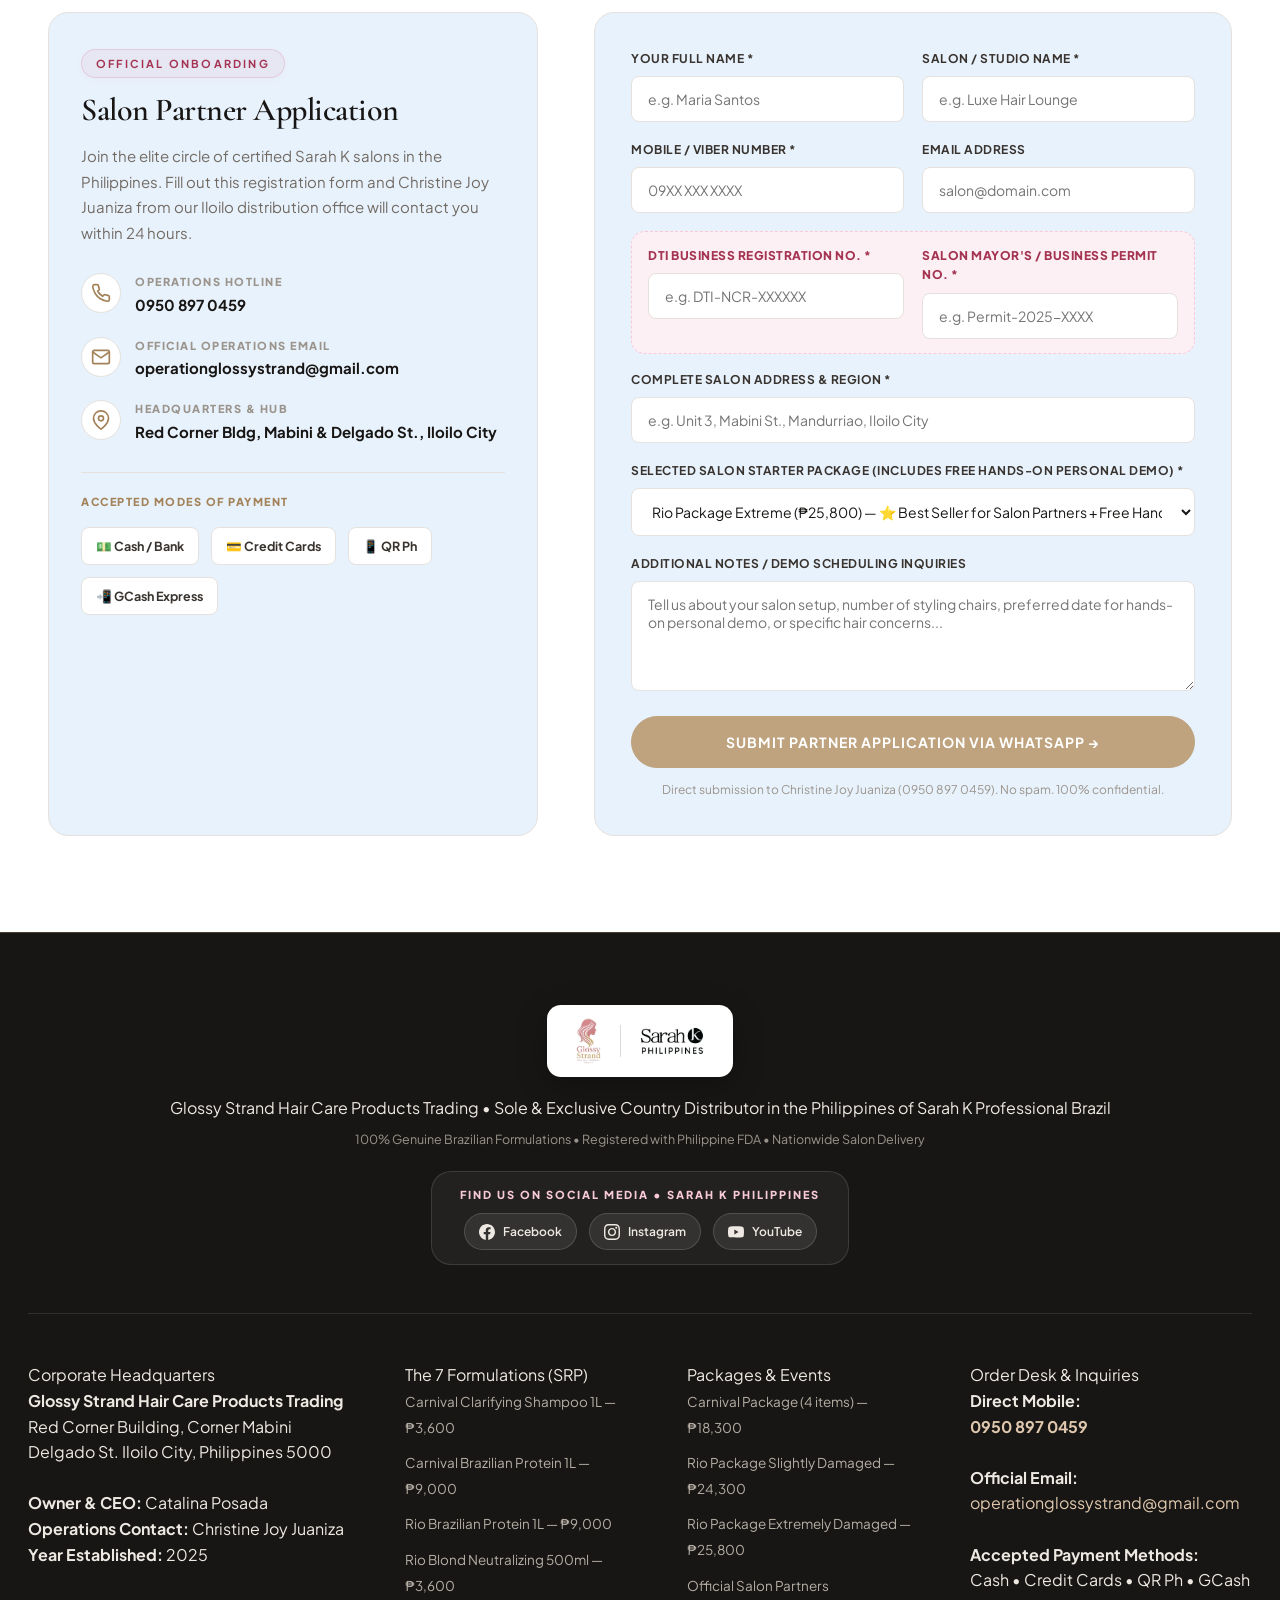
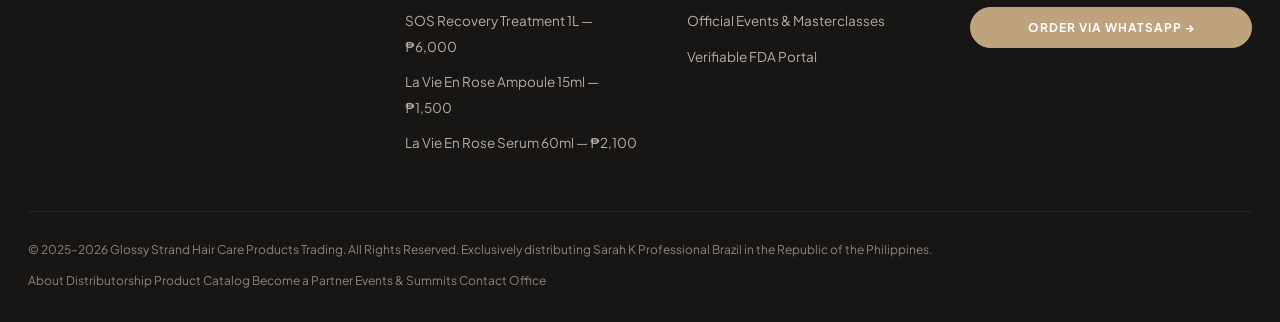
<file: distributor.html>
<!DOCTYPE html>
<html lang="en">
<head>
  <meta charset="UTF-8">
  <meta name="viewport" content="width=device-width, initial-scale=1.0">
  <title>Become a Salon Partner • Glossy Strand • Sarah K Philippines</title>
  <meta name="description" content="Join Glossy Strand Hair Care Products Trading as an authorized Tier 1 Salon Partner. Official Brazilian salon packages from ₱18,300. 100% FDA compliant.">
  <link rel="stylesheet" href="assets/css/style.css">
  <link rel="icon" type="image/png" href="assets/img/logo-glossy-strand-clean.png">
</head>
<body>

  <!-- TOP ANNOUNCEMENT BAR -->
  <div class="top-bar">
    <div class="container-wide">
      <div class="top-bar-content">
        <div class="top-bar-left">
          <span class="top-bar-badge">🇵🇭 OFFICIAL DISTRIBUTOR</span>
          <span>Exclusively Distributed by <strong>GLOSSY STRAND HAIR CARE PRODUCTS TRADING</strong> • 100% FDA Compliant</span>
        </div>
        <div class="top-bar-right">
          <a href="tel:09508970459" class="top-bar-link">
            <svg width="13" height="13" viewBox="0 0 24 24" fill="none" stroke="currentColor" stroke-width="2"><path d="M22 16.92v3a2 2 0 0 1-2.18 2 19.79 19.79 0 0 1-8.63-3.07 19.5 19.5 0 0 1-6-6 19.79 19.79 0 0 1-3.07-8.67A2 2 0 0 1 4.11 2h3a2 2 0 0 1 2 1.72 12.84 12.84 0 0 0 .7 2.81 2 2 0 0 1-.45 2.11L8.09 9.91a16 16 0 0 0 6 6l1.27-1.27a2 2 0 0 1 2.11-.45 12.84 12.84 0 0 0 2.81.7A2 2 0 0 1 22 16.92z"></path></svg>
            0950 897 0459
          </a>
          <a href="mailto:operationglossystrand@gmail.com" class="top-bar-link">
            <svg width="13" height="13" viewBox="0 0 24 24" fill="none" stroke="currentColor" stroke-width="2"><path d="M4 4h16c1.1 0 2 .9 2 2v12c0 1.1-.9 2-2 2H4c-1.1 0-2-.9-2-2V6c0-1.1.9-2 2-2z"></path><polyline points="22,6 12,13 2,6"></polyline></svg>
            operationglossystrand@gmail.com
          </a>
          <span class="top-bar-link">📍 Iloilo City, Philippines</span>
        </div>
      </div>
    </div>
  </div>

  <!-- HAUTE LUXURY SITE HEADER -->
  <header class="site-header">
    <div class="container-wide">
      <div class="nav-inner">
        <!-- Dual Brand Crest -->
        <a href="index.html" class="brand-wrapper" title="Glossy Strand Hair Care Products Trading • Sarah K Philippines">
          <img src="assets/img/logo-glossy-strand-clean.png" alt="Glossy Strand Hair Care Products Trading" class="brand-logo-main">
          <span class="brand-divider"></span>
          <img src="assets/img/logo-sarah-k-philippines-clean.png" alt="Sarah K Philippines" class="brand-logo-secondary">
        </a>

        <!-- Main Navigation Links -->
        <nav class="nav-menu">
          <a href="index.html" class="nav-link">Home</a>
          <div class="nav-link has-dropdown" data-toggle="mega-menu">
            Our Lines
            <svg width="11" height="11" viewBox="0 0 24 24" fill="none" stroke="currentColor" stroke-width="2.5"><polyline points="6 9 12 15 18 9"></polyline></svg>
          </div>
          <a href="products.html" class="nav-link">Products</a>
          <a href="about.html" class="nav-link">About Us</a>
          <a href="distributor.html" class="nav-link active">Become a Partner</a>
          <a href="events.html" class="nav-link">Events</a>
          <a href="contact.html" class="nav-link">Contact</a>
        </nav>

        <!-- Header Actions -->
        <div class="nav-actions">
          <div class="header-status-pill">
            <span class="dot"></span>
            <span>100% FDA Registered</span>
          </div>
          <a href="contact.html" class="btn-header-cta">
            Wholesale Inquiry
          </a>
          <button class="mobile-toggle" aria-label="Toggle Navigation">☰</button>
        </div>
      </div>
    </div>

    <!-- Mega Menu Drawer -->
    <div class="mega-menu-drawer" id="megaMenuDrawer">
      <div class="container">
        <div class="mega-menu-inner">
          <div class="mega-menu-header">
            <div class="mega-menu-title">Sarah K Brazil Professional Collections</div>
            <a href="products.html" class="cta-gold" style="padding: 8px 18px; font-size: 11.5px;">View Complete Catalog &rarr;</a>
          </div>
          <div class="mega-menu-grid">
            <a href="products.html?filter=carnival" class="mega-card">
              <img src="assets/img/carnival-protein.jpg" alt="Carnival Line" class="mega-card-img">
              <span class="mega-card-name">Carnival Line (2)</span>
              <span class="mega-card-desc">Micellar Clarifying Shampoo + Nanoplastia Protein</span>
            </a>
            <a href="products.html?filter=rio" class="mega-card">
              <img src="assets/img/rio-protein.jpg" alt="Rio Line" class="mega-card-img">
              <span class="mega-card-name">Rio Line (2)</span>
              <span class="mega-card-desc">Taninoplasty Blonde Protein + Acid Neutralizer</span>
            </a>
            <a href="products.html?filter=lavie" class="mega-card">
              <img src="assets/img/lavie-serum.jpg" alt="La Vie En Rose" class="mega-card-img">
              <span class="mega-card-name">La Vie En Rose (2)</span>
              <span class="mega-card-desc">Myrrha Restorative Ampoule + Hyaluronic Serum</span>
            </a>
            <a href="products.html?filter=sos" class="mega-card">
              <img src="assets/img/sos-recovery.jpg" alt="SOS Recovery" class="mega-card-img">
              <span class="mega-card-name">SOS Recovery (1)</span>
              <span class="mega-card-desc">Plantcol 10-Minute Emergency Cure</span>
            </a>
          </div>
        </div>
      </div>
    </div>
  </header>

  <!-- EDITORIAL PAGE HERO -->
  <section class="page-hero-editorial">
    <div class="container">
      <span class="page-hero-eyebrow">Prestigious Philippine Salon Network</span>
      <h1 class="page-hero-title">Become an Authorized Salon Partner</h1>
      <p class="page-hero-desc">
        Equip your salon studio with genuine Brazilian Nanoplastia, anti-yellow taninoplasty, and molecular capillary recovery. Direct from Glossy Strand Hair Care Products Trading with verified FDA compliance and protected margins.
      </p>
    </div>
  </section>

  <!-- TIER 1: SALON PARTNER FLAGSHIP PRESENTATION -->
  <section style="padding: 96px 0 64px 0; background: #FFFFFF; border-bottom: 1px solid var(--color-border-light);">
    <div class="container">

      <div class="partner-tier-card">
        <div style="display: flex; justify-content: space-between; align-items: flex-start; flex-wrap: wrap; gap: 20px;">
          <div>
            <span class="partner-tier-badge">TIER 01 • OFFICIAL SALON PARTNER</span>
            <h2 class="section-title" style="margin-bottom: 12px;">Exclusive Salon Partner Program</h2>
            <p style="font-size: 16px; color: var(--color-slate-muted); max-width: 760px; line-height: 1.7;">
              Designed specifically for established salon owners, master hairstylists, and premium beauty studios throughout the Philippines. Step into the next generation of 0% formaldehyde hair alchemy with dedicated distributor support.
            </p>
          </div>
          <div style="text-align: right;">
            <span style="font-size: 11px; font-weight: 800; letter-spacing: 1.5px; text-transform: uppercase; color: var(--gold-dark); display: block;">Sole Country Distributor</span>
            <span style="font-size: 14px; font-weight: 700; color: var(--color-noir); display: block; margin-top: 2px;">Glossy Strand Hair Care Products Trading</span>
          </div>
        </div>

        <!-- Perks Checklist -->
        <div class="perks-checklist-grid">
          <div class="perk-item">
            <span class="perk-check">✓</span>
            <div>
              <strong style="color: var(--color-noir);">Protected Wholesale Backbar Pricing:</strong>
              <div style="font-size: 13.5px; color: var(--color-slate-muted); margin-top: 2px;">Maximize your salon service margins on nanoplastia, taninoplasty, and SOS reconstructive treatments.</div>
            </div>
          </div>
          <div class="perk-item">
            <span class="perk-check">✓</span>
            <div>
              <strong style="color: var(--color-noir);">100% Genuine Brazilian Manufacture:</strong>
              <div style="font-size: 13.5px; color: var(--color-slate-muted); margin-top: 2px;">Direct import chain of custody from Sarah K Brazil. Certified genuine factory batch codes.</div>
            </div>
          </div>
          <div class="perk-item">
            <span class="perk-check">✓</span>
            <div>
              <strong style="color: var(--color-noir);">Certified Step-by-Step Technical Protocols:</strong>
              <div style="font-size: 13.5px; color: var(--color-slate-muted); margin-top: 2px;">Comprehensive master manuals covering temperature guidelines, pass counts, and strand diagnostic charts.</div>
            </div>
          </div>
          <div class="perk-item">
            <span class="perk-check">✓</span>
            <div>
              <strong style="color: var(--color-noir);">Full Philippine FDA Cosmetic Compliance:</strong>
              <div style="font-size: 13.5px; color: var(--color-slate-muted); margin-top: 2px;">100% registered cosmetic notifications for total client peace of mind and regulatory security.</div>
            </div>
          </div>
          <div class="perk-item">
            <span class="perk-check">✓</span>
            <div>
              <strong style="color: var(--color-noir);">Official Sarah K Salon Credential &amp; Decal:</strong>
              <div style="font-size: 13.5px; color: var(--color-slate-muted); margin-top: 2px;">Prestigious window signage and digital branding assets signaling authenticity to high-value salon clientele.</div>
            </div>
          </div>
          <div class="perk-item">
            <span class="perk-check">✓</span>
            <div>
              <strong style="color: var(--color-noir);">Fast Nationwide Logistics &amp; Multiple Payments:</strong>
              <div style="font-size: 13.5px; color: var(--color-slate-muted); margin-top: 2px;">Rapid air &amp; land courier dispatch from Iloilo City hub. Flexible payment via Cash, Credit Cards, QR Ph, or GCash.</div>
            </div>
          </div>
        </div>

        <div style="display: flex; gap: 16px; flex-wrap: wrap; margin-top: 32px; padding-top: 28px; border-top: 1px solid var(--color-border-light);">
          <a href="#salonPackages" class="cta-gold">View the 3 Salon Packages &darr;</a>
          <a href="#officialPartners" class="cta-dark">Meet Official Salon Partners &darr;</a>
          <a href="#partnerForm" class="cta-gold" style="background: var(--baby-pink-deep); border-color: var(--baby-pink-deep); color: #fff;">Apply as Salon Partner &rarr;</a>
        </div>
      </div>

    </div>
  </section>

  <!-- FEATURED OFFICIAL SALON PARTNERS -->
  <section class="official-partners-section" id="officialPartners">
    <div class="container">
      <div class="section-head">
        <span class="section-eyebrow">Distinguished Salon Network</span>
        <h2 class="section-title">Official Sarah K Philippines Salon Partners</h2>
        <p class="section-subtitle">
          Meet prestigious Philippine salons delivering certified Brazilian Nanoplastia, anti-yellow blonde smoothing, and molecular SOS treatments with genuine Glossy Strand products.
        </p>
      </div>

      <div class="official-partners-grid">

        <!-- Partner 1: Susan and Dodong's -->
        <div class="partner-showcase-card">
          <span class="partner-verified-badge">✓ Certified Partner</span>
          <div class="partner-logo-container">
            <img src="assets/img/partner-susan-dodong.jpg" alt="Susan and Dodong's Barbershop and Salon - Official Partner">
          </div>
          <h3 class="partner-title">Susan and Dodong's Barbershop and Salon</h3>
          <div class="partner-location">
            <svg width="15" height="15" viewBox="0 0 24 24" fill="none" stroke="currentColor" stroke-width="2.5"><path d="M21 10c0 7-9 13-9 13s-9-6-9-13a9 9 0 0 1 18 0z"></path><circle cx="12" cy="10" r="3"></circle></svg>
            <span>San Vicente, Santo Tomas, Philippines</span>
          </div>
          <p class="partner-desc">
            An official certified Sarah K Philippines salon partner renowned for high-end styling, precision haircuts, and authentic Brazilian hair straightening services. Delivering formaldehyde-free nanoplastia and mirror-shine hair therapies with genuine distributor supplies.
          </p>
          <div class="partner-specialties-row">
            <span class="partner-specialty-tag">✨ Brazilian Nanoplastia</span>
            <span class="partner-specialty-tag">✨ Master Barbershop &amp; Salon</span>
            <span class="partner-specialty-tag">✨ 100% FDA Approved Treatments</span>
          </div>
        </div>

        <!-- Partner 2: SkynVue Salon -->
        <div class="partner-showcase-card">
          <span class="partner-verified-badge">✓ Certified Partner</span>
          <div class="partner-logo-container">
            <img src="assets/img/partner-skynvue.jpg" alt="SkynVue Salon Luxury Hair & Nail Care - Official Partner">
          </div>
          <h3 class="partner-title">SkynVue Salon</h3>
          <div class="partner-location">
            <svg width="15" height="15" viewBox="0 0 24 24" fill="none" stroke="currentColor" stroke-width="2.5"><path d="M21 10c0 7-9 13-9 13s-9-6-9-13a9 9 0 0 1 18 0z"></path><circle cx="12" cy="10" r="3"></circle></svg>
            <span>Los Baños, Laguna, Philippines</span>
          </div>
          <p class="partner-desc">
            A luxury destination for premier hair and nail care in Laguna. Certified in Sarah K Brazilian Nanoplastia, anti-yellow taninoplasty for highlighted and blonde strands, and intensive SOS molecular repair for sensitized fibers.
          </p>
          <div class="partner-specialties-row">
            <span class="partner-specialty-tag">💎 Luxury Hair &amp; Nail Care</span>
            <span class="partner-specialty-tag">💎 Blonde Taninoplasty</span>
            <span class="partner-specialty-tag">💎 SOS Capillary Recovery</span>
          </div>
        </div>

        <!-- Partner 3: Juvy's Beauty Salon -->
        <div class="partner-showcase-card">
          <span class="partner-verified-badge">✓ Certified Partner</span>
          <div class="partner-logo-container">
            <img src="assets/img/partner-juvys-beauty-salon.png" alt="Juvy's Beauty Salon - Official Partner">
          </div>
          <h3 class="partner-title">Juvy's Beauty Salon</h3>
          <div class="partner-location">
            <svg width="15" height="15" viewBox="0 0 24 24" fill="none" stroke="currentColor" stroke-width="2.5"><path d="M21 10c0 7-9 13-9 13s-9-6-9-13a9 9 0 0 1 18 0z"></path><circle cx="12" cy="10" r="3"></circle></svg>
            <span>Ramos Avenue Hospital Road Taculing, Bacolod City, Philippines</span>
          </div>
          <p class="partner-desc">
            A trusted certified Sarah K Philippines salon partner in Bacolod City, offering authentic Brazilian hair smoothing and premium hair care services. Committed to excellence in beauty treatments using genuine Glossy Strand products for outstanding client results.
          </p>
          <div class="partner-specialties-row">
            <span class="partner-specialty-tag">🌸 Beauty Salon</span>
            <span class="partner-specialty-tag">🌸 Brazilian Smoothing</span>
            <span class="partner-specialty-tag">🌸 Premium Hair Care</span>
          </div>
        </div>

      </div>
    </div>
  </section>

  <!-- OFFICIAL SALON PACKAGES ATELIER -->
  <section class="packages-atelier-section" id="salonPackages">
    <div class="container">
      <div class="section-head">
        <span class="section-eyebrow">Official Service Bundles</span>
        <h2 class="section-title">The 3 Salon Partner Packages</h2>
        <p class="section-subtitle">
          Curated treatment systems engineered for clinical efficacy, client satisfaction, and rapid salon investment return.
        </p>
      </div>

        <!-- Notice Banner: Strictly Salon Professionals & DTI/Permits Only + Hands-on Personal Demo -->
        <div style="background: linear-gradient(135deg, rgba(225, 237, 252, 0.9) 0%, rgba(254, 228, 238, 0.9) 50%, rgba(249, 238, 218, 0.75) 100%); border: 1.5px solid var(--baby-pink-border); border-radius: var(--radius-lg); padding: 24px 28px; margin-bottom: 40px; box-shadow: var(--shadow-card);">
          <div style="display: grid; grid-template-columns: 1fr 1fr; gap: 24px; align-items: center;">
            <div style="display: flex; gap: 14px; align-items: flex-start;">
              <span style="font-size: 26px; line-height: 1;">🛡️</span>
              <div>
                <span style="font-size: 11px; font-weight: 800; letter-spacing: 1.5px; text-transform: uppercase; color: var(--baby-pink-deep); display: block;">Authorized Salon Protection Policy</span>
                <strong style="font-family: var(--font-serif); font-size: 20px; color: var(--color-noir); display: block; margin: 3px 0 6px 0;">Strictly for Licensed Professionals &amp; Salons with DTI &amp; Salon Permits</strong>
                <p style="font-size: 13px; color: var(--color-espresso); line-height: 1.55; margin: 0;">
                  To protect brand integrity, salon client safety, and salon pricing power, <strong>ONLY salon professionals and registered salons with valid DTI registration and municipal salon permits</strong> can order Sarah K Professional products and become certified salon partners.
                </p>
              </div>
            </div>

            <div style="display: flex; gap: 14px; align-items: flex-start; border-left: 1px dashed var(--baby-pink-border); padding-left: 24px;">
              <span style="font-size: 26px; line-height: 1;">🎓</span>
              <div>
                <span style="font-size: 11px; font-weight: 800; letter-spacing: 1.5px; text-transform: uppercase; color: #059669; display: block;">Direct Master Support</span>
                <strong style="font-family: var(--font-serif); font-size: 20px; color: var(--color-noir); display: block; margin: 3px 0 6px 0;">Free Hands-On &amp; Personal In-Salon Demo with Every Package</strong>
                <p style="font-size: 13px; color: var(--color-espresso); line-height: 1.55; margin: 0;">
                  With <strong>every purchase of any salon package</strong>, our Glossy Strand master educator team provides a <strong>free hands-on, personal live demo and comprehensive technique training</strong> for you and your styling staff at your salon.
                </p>
              </div>
            </div>
          </div>
        </div>

        <div class="packages-grid">

          <!-- Package 1: Carnival Package -->
          <div class="luxury-pkg-card">
            <span class="pkg-target-badge">Normal to Resistant Hair</span>
            <h3 class="pkg-title">Carnival Package</h3>
            <p class="pkg-summary">
              Complete organic nanoplastia system for extreme straightening, mirror shine, and lasting humidity resistance.
            </p>

            <div class="pkg-price-banner">
              <div class="pkg-price-amount"><span>₱</span>18,300</div>
              <div class="pkg-price-caption">Authorized Package SRP • 4 Products</div>
            </div>

            <div class="pkg-includes-heading">Package Includes:</div>
            <ul class="pkg-items-list">
              <li class="pkg-item">
                <svg width="15" height="15" viewBox="0 0 24 24" fill="none" stroke="currentColor" stroke-width="2.5"><polyline points="20 6 9 17 4 12"></polyline></svg>
                <span><strong>Carnival Clarifying Shampoo</strong> (1000ml)</span>
              </li>
              <li class="pkg-item">
                <svg width="15" height="15" viewBox="0 0 24 24" fill="none" stroke="currentColor" stroke-width="2.5"><polyline points="20 6 9 17 4 12"></polyline></svg>
                <span><strong>Carnival Brazilian Protein</strong> (1000ml)</span>
              </li>
              <li class="pkg-item">
                <svg width="15" height="15" viewBox="0 0 24 24" fill="none" stroke="currentColor" stroke-width="2.5"><polyline points="20 6 9 17 4 12"></polyline></svg>
                <span><strong>Rio Blond Neutralizing</strong> (500ml)</span>
              </li>
              <li class="pkg-item">
                <svg width="15" height="15" viewBox="0 0 24 24" fill="none" stroke="currentColor" stroke-width="2.5"><polyline points="20 6 9 17 4 12"></polyline></svg>
                <span><strong>La Vie En Rose Serum</strong> (60ml)</span>
              </li>
            </ul>

            <div style="margin-top: auto; padding-top: 14px;">
              <!-- Interactive Pop-up Protocol Button -->
              <button class="btn-pkg-protocol" data-package="carnival-pkg">
                <span>📋 View 11-Step Protocol Specs &raquo;</span>
              </button>

              <div style="font-size: 11.5px; color: #059669; font-weight: 700; text-align: center; margin-bottom: 10px;">
                ✓ Includes Free Hands-On Personal Demo
              </div>

              <a href="https://wa.me/639508970459?text=Hello%20Glossy%20Strand!%20I%20would%20like%20to%20order%20the%20Carnival%20Package%20(₱18,300)%20for%20my%20salon%20and%20schedule%20our%20free%20hands-on%20personal%20demo." target="_blank" class="cta-gold" style="width: 100%; justify-content: center; font-size: 13.5px; padding: 12px;">
                Order Carnival Package &rarr;
              </a>
            </div>
          </div>

          <!-- Package 2: Rio Package (Slightly Damaged Hair) -->
          <div class="luxury-pkg-card">
            <span class="pkg-target-badge">Slightly Damaged &amp; Blonde</span>
            <h3 class="pkg-title">Rio Package</h3>
            <p class="pkg-summary">
              Specialized taninoplasty system engineered for highlighted and sensitized hair with anti-yellow neutralizing and SOS support.
            </p>

            <div class="pkg-price-banner">
              <div class="pkg-price-amount"><span>₱</span>24,300</div>
              <div class="pkg-price-caption">Authorized Package SRP • 5 Products</div>
            </div>

            <div class="pkg-includes-heading">Package Includes:</div>
            <ul class="pkg-items-list">
              <li class="pkg-item">
                <svg width="15" height="15" viewBox="0 0 24 24" fill="none" stroke="currentColor" stroke-width="2.5"><polyline points="20 6 9 17 4 12"></polyline></svg>
                <span><strong>Carnival Clarifying Shampoo</strong> (1000ml)</span>
              </li>
              <li class="pkg-item">
                <svg width="15" height="15" viewBox="0 0 24 24" fill="none" stroke="currentColor" stroke-width="2.5"><polyline points="20 6 9 17 4 12"></polyline></svg>
                <span><strong>Rio Brazilian Protein</strong> (1000ml)</span>
              </li>
              <li class="pkg-item">
                <svg width="15" height="15" viewBox="0 0 24 24" fill="none" stroke="currentColor" stroke-width="2.5"><polyline points="20 6 9 17 4 12"></polyline></svg>
                <span><strong>Rio Blond Neutralizing</strong> (500ml)</span>
              </li>
              <li class="pkg-item">
                <svg width="15" height="15" viewBox="0 0 24 24" fill="none" stroke="currentColor" stroke-width="2.5"><polyline points="20 6 9 17 4 12"></polyline></svg>
                <span><strong>SOS Recovery Treatment</strong> (1000ml)</span>
              </li>
              <li class="pkg-item">
                <svg width="15" height="15" viewBox="0 0 24 24" fill="none" stroke="currentColor" stroke-width="2.5"><polyline points="20 6 9 17 4 12"></polyline></svg>
                <span><strong>La Vie En Rose Serum</strong> (60ml)</span>
              </li>
            </ul>

            <div style="margin-top: auto; padding-top: 14px;">
              <!-- Interactive Pop-up Protocol Button -->
              <button class="btn-pkg-protocol" data-package="rio-pkg">
                <span>📋 View 13-Step Protocol Specs &raquo;</span>
              </button>

              <div style="font-size: 11.5px; color: #059669; font-weight: 700; text-align: center; margin-bottom: 10px;">
                ✓ Includes Free Hands-On Personal Demo
              </div>

              <a href="https://wa.me/639508970459?text=Hello%20Glossy%20Strand!%20I%20would%20like%20to%20order%20the%20Rio%20Package%20for%20Slightly%20Damaged%20Hair%20(₱24,300)%20for%20my%20salon%20and%20schedule%20our%20free%20hands-on%20personal%20demo." target="_blank" class="cta-gold" style="width: 100%; justify-content: center; font-size: 13.5px; padding: 12px;">
                Order Rio Package (₱24,300) &rarr;
              </a>
            </div>
          </div>

          <!-- Package 3: Rio Package Extreme (Best Seller) -->
          <div class="luxury-pkg-card featured">
            <div class="pkg-ribbon">⭐ BEST SELLER FOR SALON PARTNERS</div>
            <span class="pkg-target-badge">Extremely Damaged &amp; Bleached</span>
            <h3 class="pkg-title">Rio Package Extreme</h3>
            <p class="pkg-summary">
              The ultimate salon rescue system combining deep molecular shock reconstruction, anti-yellow taninoplasty, and restorative cortex ampoule.
            </p>

            <div class="pkg-price-banner">
              <div class="pkg-price-amount"><span>₱</span>25,800</div>
              <div class="pkg-price-caption">⭐ Best Seller for Salon Partners • 6 Products</div>
            </div>

            <div class="pkg-includes-heading">Package Includes:</div>
            <ul class="pkg-items-list">
              <li class="pkg-item">
                <svg width="15" height="15" viewBox="0 0 24 24" fill="none" stroke="currentColor" stroke-width="2.5"><polyline points="20 6 9 17 4 12"></polyline></svg>
                <span><strong>Carnival Clarifying Shampoo</strong> (1000ml)</span>
              </li>
              <li class="pkg-item">
                <svg width="15" height="15" viewBox="0 0 24 24" fill="none" stroke="currentColor" stroke-width="2.5"><polyline points="20 6 9 17 4 12"></polyline></svg>
                <span><strong>Rio Brazilian Protein</strong> (1000ml)</span>
              </li>
              <li class="pkg-item">
                <svg width="15" height="15" viewBox="0 0 24 24" fill="none" stroke="currentColor" stroke-width="2.5"><polyline points="20 6 9 17 4 12"></polyline></svg>
                <span><strong>Rio Blond Neutralizing</strong> (500ml)</span>
              </li>
              <li class="pkg-item">
                <svg width="15" height="15" viewBox="0 0 24 24" fill="none" stroke="currentColor" stroke-width="2.5"><polyline points="20 6 9 17 4 12"></polyline></svg>
                <span><strong>SOS Recovery Treatment</strong> (1000ml)</span>
              </li>
              <li class="pkg-item">
                <svg width="15" height="15" viewBox="0 0 24 24" fill="none" stroke="currentColor" stroke-width="2.5"><polyline points="20 6 9 17 4 12"></polyline></svg>
                <span><strong>La Vie En Rose Serum</strong> (60ml)</span>
              </li>
              <li class="pkg-item">
                <svg width="15" height="15" viewBox="0 0 24 24" fill="none" stroke="currentColor" stroke-width="2.5"><polyline points="20 6 9 17 4 12"></polyline></svg>
                <span><strong>La Vie En Rose Ampoule</strong> (15ml)</span>
              </li>
            </ul>

            <div style="margin-top: auto; padding-top: 14px;">
              <!-- Interactive Pop-up Protocol Button -->
              <button class="btn-pkg-protocol" data-package="rio-pkg-extreme">
                <span>📋 View 14-Step Protocol Specs &raquo;</span>
              </button>

              <div style="font-size: 11.5px; color: #059669; font-weight: 700; text-align: center; margin-bottom: 10px;">
                ✓ Includes Free Hands-On Personal Demo
              </div>

              <a href="https://wa.me/639508970459?text=Hello%20Glossy%20Strand!%20I%20would%20like%20to%20order%20the%20Rio%20Package%20for%20Extremely%20Damaged%20Hair%20(₱25,800)%20for%20my%20salon%20and%20schedule%20our%20free%20hands-on%20personal%20demo." target="_blank" class="cta-gold" style="width: 100%; justify-content: center; font-size: 13.5px; padding: 12px; background: var(--color-noir); border-color: var(--color-noir); color: #FFFFFF;">
                Order Extreme Package (₱25,800) &rarr;
              </a>
            </div>
          </div>

        </div>

      <!-- RETAIL PRICING REFERENCE SCHEDULE TABLE (ALL 7 PRODUCTS) -->
      <div class="retail-pricing-box">
        <div style="display: flex; justify-content: space-between; align-items: center; flex-wrap: wrap; gap: 16px; margin-bottom: 24px; padding-bottom: 18px; border-bottom: 1px solid var(--color-border-light);">
          <div>
            <span style="font-size: 11px; font-weight: 800; letter-spacing: 2px; text-transform: uppercase; color: var(--gold-dark); display: block;">AUTHORIZED PRICE SCHEDULE</span>
            <h3 style="font-family: var(--font-serif); font-size: 28px; font-weight: 600; color: var(--color-noir); margin-top: 4px;">Individual Product Retail Prices</h3>
          </div>
          <div style="font-size: 13px; font-weight: 600; color: var(--color-slate-muted);">
            Official Philippine Suggested Retail Prices (Philippine Peso ₱)
          </div>
        </div>

        <div style="overflow-x: auto;">
          <table class="retail-pricing-table">
            <thead>
              <tr>
                <th>Product Line</th>
                <th>Product Name</th>
                <th>Volume</th>
                <th>Primary Professional Indication</th>
                <th style="text-align: right;">Retail Price (₱)</th>
              </tr>
            </thead>
            <tbody>
              <tr>
                <td><span style="display: inline-block; font-size: 11.5px; font-weight: 800; letter-spacing: 1px; text-transform: uppercase; padding: 4px 10px; border-radius: var(--radius-pill); background: var(--line-carnival-tint); color: var(--line-carnival); border: 1px solid var(--line-carnival-border);">Carnival Line</span></td>
                <td><strong>Carnival Clarifying Shampoo</strong> (Água Micelar)</td>
                <td>1000ml</td>
                <td>Cuticle deep cleansing &amp; mineral residue removal prior to straightening</td>
                <td class="retail-price-val">₱3,600</td>
              </tr>
              <tr>
                <td><span style="display: inline-block; font-size: 11.5px; font-weight: 800; letter-spacing: 1px; text-transform: uppercase; padding: 4px 10px; border-radius: var(--radius-pill); background: var(--line-carnival-tint); color: var(--line-carnival); border: 1px solid var(--line-carnival-border);">Carnival Line</span></td>
                <td><strong>Carnival Brazilian Protein</strong></td>
                <td>1000ml</td>
                <td>Organic thermal nanoplastia for virgin, resistant, and curly hair</td>
                <td class="retail-price-val">₱9,000</td>
              </tr>
              <tr>
                <td><span style="display: inline-block; font-size: 11.5px; font-weight: 800; letter-spacing: 1px; text-transform: uppercase; padding: 4px 10px; border-radius: var(--radius-pill); background: var(--line-rio-tint); color: var(--line-rio); border: 1px solid var(--line-rio-border);">Rio Line</span></td>
                <td><strong>Rio Brazilian Protein</strong> (Tanino + Aminoacids)</td>
                <td>1000ml</td>
                <td>Taninoplasty violet anti-yellow smoothing for blondes &amp; platinum tones</td>
                <td class="retail-price-val">₱9,000</td>
              </tr>
              <tr>
                <td><span style="display: inline-block; font-size: 11.5px; font-weight: 800; letter-spacing: 1px; text-transform: uppercase; padding: 4px 10px; border-radius: var(--radius-tint); background: var(--line-rio-tint); color: var(--line-rio); border: 1px solid var(--line-rio-border);">Rio Line</span></td>
                <td><strong>Rio Blond Neutralizing</strong> (Whey Protein)</td>
                <td>500ml</td>
                <td>Acid neutralizer and pH stabilizer (pH 3.5–4.0) post-smoothing</td>
                <td class="retail-price-val">₱3,600</td>
              </tr>
              <tr>
                <td><span style="display: inline-block; font-size: 11.5px; font-weight: 800; letter-spacing: 1px; text-transform: uppercase; padding: 4px 10px; border-radius: var(--radius-pill); background: var(--line-sos-tint); color: var(--line-sos); border: 1px solid var(--line-sos-border);">SOS Recovery</span></td>
                <td><strong>SOS Recovery Treatment</strong> (Plantcol Complex)</td>
                <td>1000ml</td>
                <td>10-minute emergency molecular rebound for gummy, bleached fibers</td>
                <td class="retail-price-val">₱6,000</td>
              </tr>
              <tr>
                <td><span style="display: inline-block; font-size: 11.5px; font-weight: 800; letter-spacing: 1px; text-transform: uppercase; padding: 4px 10px; border-radius: var(--radius-pill); background: var(--line-lavie-tint); color: var(--line-lavie); border: 1px solid var(--line-lavie-border);">La Vie En Rose</span></td>
                <td><strong>La Vie En Rose Restorative Ampoule</strong></td>
                <td>15ml Vial</td>
                <td>Instant lipid cortex infusion with Myrrha oil and low-molecular hyaluronic</td>
                <td class="retail-price-val">₱1,500</td>
              </tr>
              <tr>
                <td><span style="display: inline-block; font-size: 11.5px; font-weight: 800; letter-spacing: 1px; text-transform: uppercase; padding: 4px 10px; border-radius: var(--radius-pill); background: var(--line-lavie-tint); color: var(--line-lavie); border: 1px solid var(--line-lavie-border);">La Vie En Rose</span></td>
                <td><strong>La Vie En Rose Restorative Serum</strong></td>
                <td>60ml Pump</td>
                <td>Daily thermal shielding, cuticle sealing, and mirror velvet gloss</td>
                <td class="retail-price-val">₱2,100</td>
              </tr>
            </tbody>
          </table>
        </div>
      </div>

    </div>
  </section>

  <!-- PARTNER APPLICATION FORM SECTION -->
  <section class="concierge-section" id="partnerForm">
    <div class="container">
      <div class="concierge-grid">

        <!-- Left: Partnership Details Card -->
        <div class="concierge-card-info">
          <span class="section-eyebrow">OFFICIAL ONBOARDING</span>
          <h2 class="section-title" style="font-size: 32px; margin-bottom: 14px;">Salon Partner Application</h2>
          <p style="font-size: 15px; color: var(--color-slate-muted); line-height: 1.7; margin-bottom: 24px;">
            Join the elite circle of certified Sarah K salons in the Philippines. Fill out this registration form and Christine Joy Juaniza from our Iloilo distribution office will contact you within 24 hours.
          </p>

          <div class="concierge-items-list">
            <div class="concierge-item">
              <div class="concierge-icon">
                <svg width="20" height="20" viewBox="0 0 24 24" fill="none" stroke="currentColor" stroke-width="2"><path d="M22 16.92v3a2 2 0 0 1-2.18 2 19.79 19.79 0 0 1-8.63-3.07 19.5 19.5 0 0 1-6-6 19.79 19.79 0 0 1-3.07-8.67A2 2 0 0 1 4.11 2h3a2 2 0 0 1 2 1.72 12.84 12.84 0 0 0 .7 2.81 2 2 0 0 1-.45 2.11L8.09 9.91a16 16 0 0 0 6 6l1.27-1.27a2 2 0 0 1 2.11-.45 12.84 12.84 0 0 0 2.81.7A2 2 0 0 1 22 16.92z"></path></svg>
              </div>
              <div class="concierge-meta">
                <span class="lbl">Operations Hotline</span>
                <span class="val"><a href="tel:09508970459">0950 897 0459</a></span>
              </div>
            </div>

            <div class="concierge-item">
              <div class="concierge-icon">
                <svg width="20" height="20" viewBox="0 0 24 24" fill="none" stroke="currentColor" stroke-width="2"><path d="M4 4h16c1.1 0 2 .9 2 2v12c0 1.1-.9 2-2 2H4c-1.1 0-2-.9-2-2V6c0-1.1.9-2 2-2z"></path><polyline points="22,6 12,13 2,6"></polyline></svg>
              </div>
              <div class="concierge-meta">
                <span class="lbl">Official Operations Email</span>
                <span class="val"><a href="mailto:operationglossystrand@gmail.com">operationglossystrand@gmail.com</a></span>
              </div>
            </div>

            <div class="concierge-item">
              <div class="concierge-icon">
                <svg width="20" height="20" viewBox="0 0 24 24" fill="none" stroke="currentColor" stroke-width="2"><path d="M21 10c0 7-9 13-9 13s-9-6-9-13a9 9 0 0 1 18 0z"></path><circle cx="12" cy="10" r="3"></circle></svg>
              </div>
              <div class="concierge-meta">
                <span class="lbl">Headquarters &amp; Hub</span>
                <span class="val">Red Corner Bldg, Mabini &amp; Delgado St., Iloilo City</span>
              </div>
            </div>
          </div>

          <!-- Accepted Payment Methods -->
          <div style="margin-top: 28px; padding-top: 20px; border-top: 1px solid var(--color-border-light);">
            <span style="font-size: 11px; font-weight: 800; letter-spacing: 1.5px; text-transform: uppercase; color: var(--gold-dark); display: block; margin-bottom: 10px;">
              Accepted Modes of Payment
            </span>
            <div class="payment-methods-strip">
              <span class="payment-badge">💵 Cash / Bank</span>
              <span class="payment-badge">💳 Credit Cards</span>
              <span class="payment-badge">📱 QR Ph</span>
              <span class="payment-badge">📲 GCash Express</span>
            </div>
          </div>
        </div>

        <!-- Right: Partner Form -->
        <div class="concierge-form-box">
          <form id="partnerApplicationForm">
            <div class="form-grid-2">
              <div class="form-group">
                <label for="partnerName">Your Full Name *</label>
                <input type="text" id="partnerName" class="luxury-input" placeholder="e.g. Maria Santos" required>
              </div>
              <div class="form-group">
                <label for="salonName">Salon / Studio Name *</label>
                <input type="text" id="salonName" class="luxury-input" placeholder="e.g. Luxe Hair Lounge" required>
              </div>
            </div>

            <div class="form-grid-2">
              <div class="form-group">
                <label for="partnerPhone">Mobile / Viber Number *</label>
                <input type="tel" id="partnerPhone" class="luxury-input" placeholder="09XX XXX XXXX" required>
              </div>
              <div class="form-group">
                <label for="partnerEmail">Email Address</label>
                <input type="email" id="partnerEmail" class="luxury-input" placeholder="salon@domain.com">
              </div>
            </div>

            <!-- Professional Verification Inputs -->
            <div class="form-grid-2" style="background: var(--baby-pink-soft); border: 1px dashed var(--baby-pink-border); border-radius: var(--radius-md); padding: 14px 16px; margin-bottom: 16px;">
              <div class="form-group" style="margin-bottom: 0;">
                <label for="partnerDti" style="font-size: 12px; font-weight: 800; color: var(--baby-pink-deep);">DTI Business Registration No. *</label>
                <input type="text" id="partnerDti" class="luxury-input" placeholder="e.g. DTI-NCR-XXXXXX" required style="background: #FFFFFF;">
              </div>
              <div class="form-group" style="margin-bottom: 0;">
                <label for="partnerPermit" style="font-size: 12px; font-weight: 800; color: var(--baby-pink-deep);">Salon Mayor's / Business Permit No. *</label>
                <input type="text" id="partnerPermit" class="luxury-input" placeholder="e.g. Permit-2025-XXXX" required style="background: #FFFFFF;">
              </div>
            </div>

            <div class="form-group">
              <label for="salonCity">Complete Salon Address &amp; Region *</label>
              <input type="text" id="salonCity" class="luxury-input" placeholder="e.g. Unit 3, Mabini St., Mandurriao, Iloilo City" required>
            </div>

            <div class="form-group">
              <label for="partnerPackageSelect">Selected Salon Starter Package (Includes Free Hands-on Personal Demo) *</label>
              <select id="partnerPackageSelect" class="luxury-select" required>
                <option value="Carnival Package (₱18,300) + Free Hands-on Personal Demo">Carnival Package (₱18,300) — Normal to Resistant Hair + Free Hands-on Personal Demo</option>
                <option value="Rio Package (₱24,300) + Free Hands-on Personal Demo">Rio Package (₱24,300) — Slightly Damaged &amp; Blonde + Free Hands-on Personal Demo</option>
                <option value="Rio Package Extreme (₱25,800) + Free Hands-on Personal Demo" selected>Rio Package Extreme (₱25,800) — ⭐ Best Seller for Salon Partners + Free Hands-on Personal Demo</option>
                <option value="Custom Order / Individual Products">Custom Backbar Order / Individual Products</option>
              </select>
            </div>

            <div class="form-group">
              <label for="partnerNotes">Additional Notes / Demo Scheduling Inquiries</label>
              <textarea id="partnerNotes" class="luxury-textarea" placeholder="Tell us about your salon setup, number of styling chairs, preferred date for hands-on personal demo, or specific hair concerns..."></textarea>
            </div>

            <button type="submit" class="cta-gold" style="width: 100%; justify-content: center; padding: 16px; font-size: 14px;">
              Submit Partner Application via WhatsApp &rarr;
            </button>
            <p style="font-size: 12px; color: var(--color-slate-light); text-align: center; margin-top: 12px;">
              Direct submission to Christine Joy Juaniza (0950 897 0459). No spam. 100% confidential.
            </p>
          </form>
        </div>

      </div>
    </div>
  </section>

  <!-- UNIVERSAL HAUTE LUXURY SITE FOOTER -->
  <footer class="site-footer">
    <div class="container-wide">
      <div class="footer-top-brand">
        <div class="footer-brand-badge">
          <img src="assets/img/logo-glossy-strand-clean.png" alt="Glossy Strand Hair Care Products Trading" style="height: 48px; width: auto;">
          <span style="height: 32px; width: 1px; background: rgba(0,0,0,0.15);"></span>
          <img src="assets/img/logo-sarah-k-philippines-clean.png" alt="Sarah K Philippines" style="height: 30px; width: auto;">
        </div>
        <p class="footer-brand-tagline">
          Glossy Strand Hair Care Products Trading • Sole &amp; Exclusive Country Distributor in the Philippines of Sarah K Professional Brazil
        </p>
        <p style="font-size: 12.5px; color: var(--color-slate-light); max-width: 720px; margin: 8px auto 0 auto;">
          100% Genuine Brazilian Formulations • Registered with Philippine FDA • Nationwide Salon Delivery
        </p>

        <!-- Find Us on Social Media -->
        <div style="margin-top: 22px; display: inline-flex; flex-direction: column; align-items: center; gap: 10px; background: rgba(255, 255, 255, 0.05); border: 1px solid rgba(255, 255, 255, 0.12); padding: 14px 28px; border-radius: var(--radius-lg);">
          <span style="font-size: 11px; font-weight: 800; letter-spacing: 2px; text-transform: uppercase; color: var(--baby-pink-border);">
            Find Us on Social Media • Sarah K Philippines
          </span>
          <div class="footer-social-strip" style="margin-top: 0; justify-content: center;">
            <!-- Facebook -->
            <a href="https://www.facebook.com/profile.php?id=61581758398236" target="_blank" rel="noopener noreferrer" class="social-link-btn" title="Sarah K Philippines on Facebook">
              <svg width="16" height="16" viewBox="0 0 24 24" fill="currentColor"><path d="M24 12.073c0-6.627-5.373-12-12-12s-12 5.373-12 12c0 5.99 4.388 10.954 10.125 11.854v-8.385H7.078v-3.47h3.047V9.43c0-3.007 1.792-4.669 4.533-4.669 1.312 0 2.686.235 2.686.235v2.953H15.83c-1.491 0-1.956.925-1.956 1.874v2.25h3.328l-.532 3.47h-2.796v8.385C19.612 23.027 24 18.062 24 12.073z"/></svg>
              <span>Facebook</span>
            </a>
            <!-- Instagram -->
            <a href="https://www.instagram.com/sarahkphilippines?fbclid=IwY2xjawU65UVleHRuA2FlbQIxMABwZG9mAWJyaWQRMUJRVFRSWFpac2FPU1BMQlFzcnRjBmFwcF9pZBAyMjIwMzkxNzg4MjAwODkyAAEe5vXtWWcJIgJomjFCrQm7Yb75jj8c9anQjw2ZTh64PU2lzwPxkG2_J0LlUbA_aem_aOhjnL9BiqGngn_8jDa3_Q" target="_blank" rel="noopener noreferrer" class="social-link-btn" title="Sarah K Philippines on Instagram">
              <svg width="16" height="16" viewBox="0 0 24 24" fill="currentColor"><path d="M12 2.163c3.204 0 3.584.012 4.85.07 3.252.148 4.771 1.691 4.919 4.919.058 1.265.069 1.645.069 4.849 0 3.205-.012 3.584-.069 4.849-.149 3.225-1.664 4.771-4.919 4.919-1.266.058-1.644.07-4.85.07-3.204 0-3.584-.012-4.849-.07-3.26-.149-4.771-1.699-4.919-4.92-.058-1.265-.07-1.644-.07-4.849 0-3.204.013-3.583.07-4.849.149-3.227 1.664-4.771 4.919-4.919 1.266-.057 1.645-.069 4.849-.069zm0-2.163c-3.259 0-3.667.014-4.947.072-4.358.2-6.78 2.618-6.98 6.98-.059 1.281-.073 1.689-.073 4.948 0 3.259.014 3.668.072 4.948.2 4.358 2.618 6.78 6.98 6.98 1.281.058 1.689.072 4.948.072 3.259 0 3.668-.014 4.948-.072 4.354-.2 6.782-2.618 6.979-6.98.059-1.28.073-1.689.073-4.948 0-3.259-.014-3.667-.072-4.947-.196-4.354-2.617-6.78-6.979-6.98-1.281-.059-1.69-.073-4.949-.073zm0 5.838c-3.403 0-6.162 2.759-6.162 6.162s2.759 6.163 6.162 6.163 6.162-2.759 6.162-6.163c0-3.403-2.759-6.162-6.162-6.162zm0 10.162c-2.209 0-4-1.79-4-4 0-2.209 1.791-4 4-4s4 1.791 4 4c0 2.21-1.791 4-4 4zm6.406-11.845c-.796 0-1.441.645-1.441 1.44s.645 1.44 1.441 1.44c.795 0 1.439-.645 1.439-1.44s-.644-1.44-1.439-1.44z"/></svg>
              <span>Instagram</span>
            </a>
            <!-- YouTube -->
            <a href="https://www.youtube.com/@SarahKPhilippines" target="_blank" rel="noopener noreferrer" class="social-link-btn" title="Sarah K Philippines on YouTube">
              <svg width="16" height="16" viewBox="0 0 24 24" fill="currentColor"><path d="M23.498 6.186a3.016 3.016 0 0 0-2.122-2.136C19.505 3.545 12 3.545 12 3.545s-7.505 0-9.377.505A3.017 3.017 0 0 0 .502 6.186C0 8.07 0 12 0 12s0 3.93.502 5.814a3.016 3.016 0 0 0 2.122 2.136c1.871.505 9.376.505 9.376.505s7.505 0 9.377-.505a3.015 3.015 0 0 0 2.122-2.136C24 15.93 24 12 24 12s0-3.93-.502-5.814zM9.545 15.568V8.432L15.818 12l-6.273 3.568z"/></svg>
              <span>YouTube</span>
            </a>
          </div>
        </div>
      </div>

      <div class="footer-columns">
        <!-- Col 1: Corporate Headquarters -->
        <div class="footer-col">
          <span class="footer-col-title">Corporate Headquarters</span>
          <div class="footer-address">
            <strong>Glossy Strand Hair Care Products Trading</strong><br>
            Red Corner Building, Corner Mabini<br>
            Delgado St. Iloilo City, Philippines 5000<br><br>
            <strong>Owner &amp; CEO:</strong> Catalina Posada<br>
            <strong>Operations Contact:</strong> Christine Joy Juaniza<br>
            <strong>Year Established:</strong> 2025
          </div>
        </div>

        <!-- Col 2: The 7 Formulations -->
        <div class="footer-col">
          <span class="footer-col-title">The 7 Formulations (SRP)</span>
          <ul class="footer-links-list">
            <li><a href="products.html?filter=carnival">Carnival Clarifying Shampoo 1L — ₱3,600</a></li>
            <li><a href="products.html?filter=carnival">Carnival Brazilian Protein 1L — ₱9,000</a></li>
            <li><a href="products.html?filter=rio">Rio Brazilian Protein 1L — ₱9,000</a></li>
            <li><a href="products.html?filter=rio">Rio Blond Neutralizing 500ml — ₱3,600</a></li>
            <li><a href="products.html?filter=sos">SOS Recovery Treatment 1L — ₱6,000</a></li>
            <li><a href="products.html?filter=lavie">La Vie En Rose Ampoule 15ml — ₱1,500</a></li>
            <li><a href="products.html?filter=lavie">La Vie En Rose Serum 60ml — ₱2,100</a></li>
          </ul>
        </div>

        <!-- Col 3: Salon Packages & Events -->
        <div class="footer-col">
          <span class="footer-col-title">Packages &amp; Events</span>
          <ul class="footer-links-list">
            <li><a href="distributor.html#salonPackages">Carnival Package (4 items) — ₱18,300</a></li>
            <li><a href="distributor.html#salonPackages">Rio Package Slightly Damaged — ₱24,300</a></li>
            <li><a href="distributor.html#salonPackages">Rio Package Extremely Damaged — ₱25,800</a></li>
            <li><a href="distributor.html#officialPartners">Official Salon Partners</a></li>
            <li><a href="events.html">Official Events &amp; Masterclasses</a></li>
            <li><a href="index.html#fdaSection">Verifiable FDA Portal</a></li>
          </ul>
        </div>

        <!-- Col 4: Concierge & Direct Orders -->
        <div class="footer-col">
          <span class="footer-col-title">Order Desk &amp; Inquiries</span>
          <div class="footer-address" style="margin-bottom: 14px;">
            <strong>Direct Mobile:</strong><br>
            <a href="tel:09508970459" style="color: var(--gold-light); font-weight: 700;">0950 897 0459</a><br><br>
            <strong>Official Email:</strong><br>
            <a href="mailto:operationglossystrand@gmail.com" style="color: var(--gold-light);">operationglossystrand@gmail.com</a><br><br>
            <strong>Accepted Payment Methods:</strong><br>
            Cash • Credit Cards • QR Ph • GCash
          </div>
          <a href="https://wa.me/639508970459?text=Hello%20Glossy%20Strand!%20I%20would%20like%20to%20inquire%20about%20Sarah%20K%20products." target="_blank" class="cta-gold" style="width: 100%; justify-content: center; font-size: 12px; padding: 10px 16px;">
            Order via WhatsApp &rarr;
          </a>
        </div>
      </div>

      <div class="footer-bottom-bar">
        <div>
          &copy; 2025–2026 Glossy Strand Hair Care Products Trading. All Rights Reserved. Exclusively distributing Sarah K Professional Brazil in the Republic of the Philippines.
        </div>
        <div class="footer-legal-links">
          <a href="about.html">About Distributorship</a>
          <a href="products.html">Product Catalog</a>
          <a href="distributor.html">Become a Partner</a>
          <a href="events.html">Events &amp; Summits</a>
          <a href="contact.html">Contact Office</a>
        </div>
      </div>
    </div>
  </footer>

  <!-- QUICK VIEW / TECHNICAL PROTOCOLS MODAL -->
  <div class="modal-overlay" id="productModal">
    <div class="modal-window">
      <div class="modal-close-btn" id="modalCloseBtn">&times;</div>
      <div id="modalContent"></div>
    </div>
  </div>

  <!-- JAVASCRIPT LOGIC -->
  <script src="assets/js/main.js"></script>
</body>
</html>
</file>
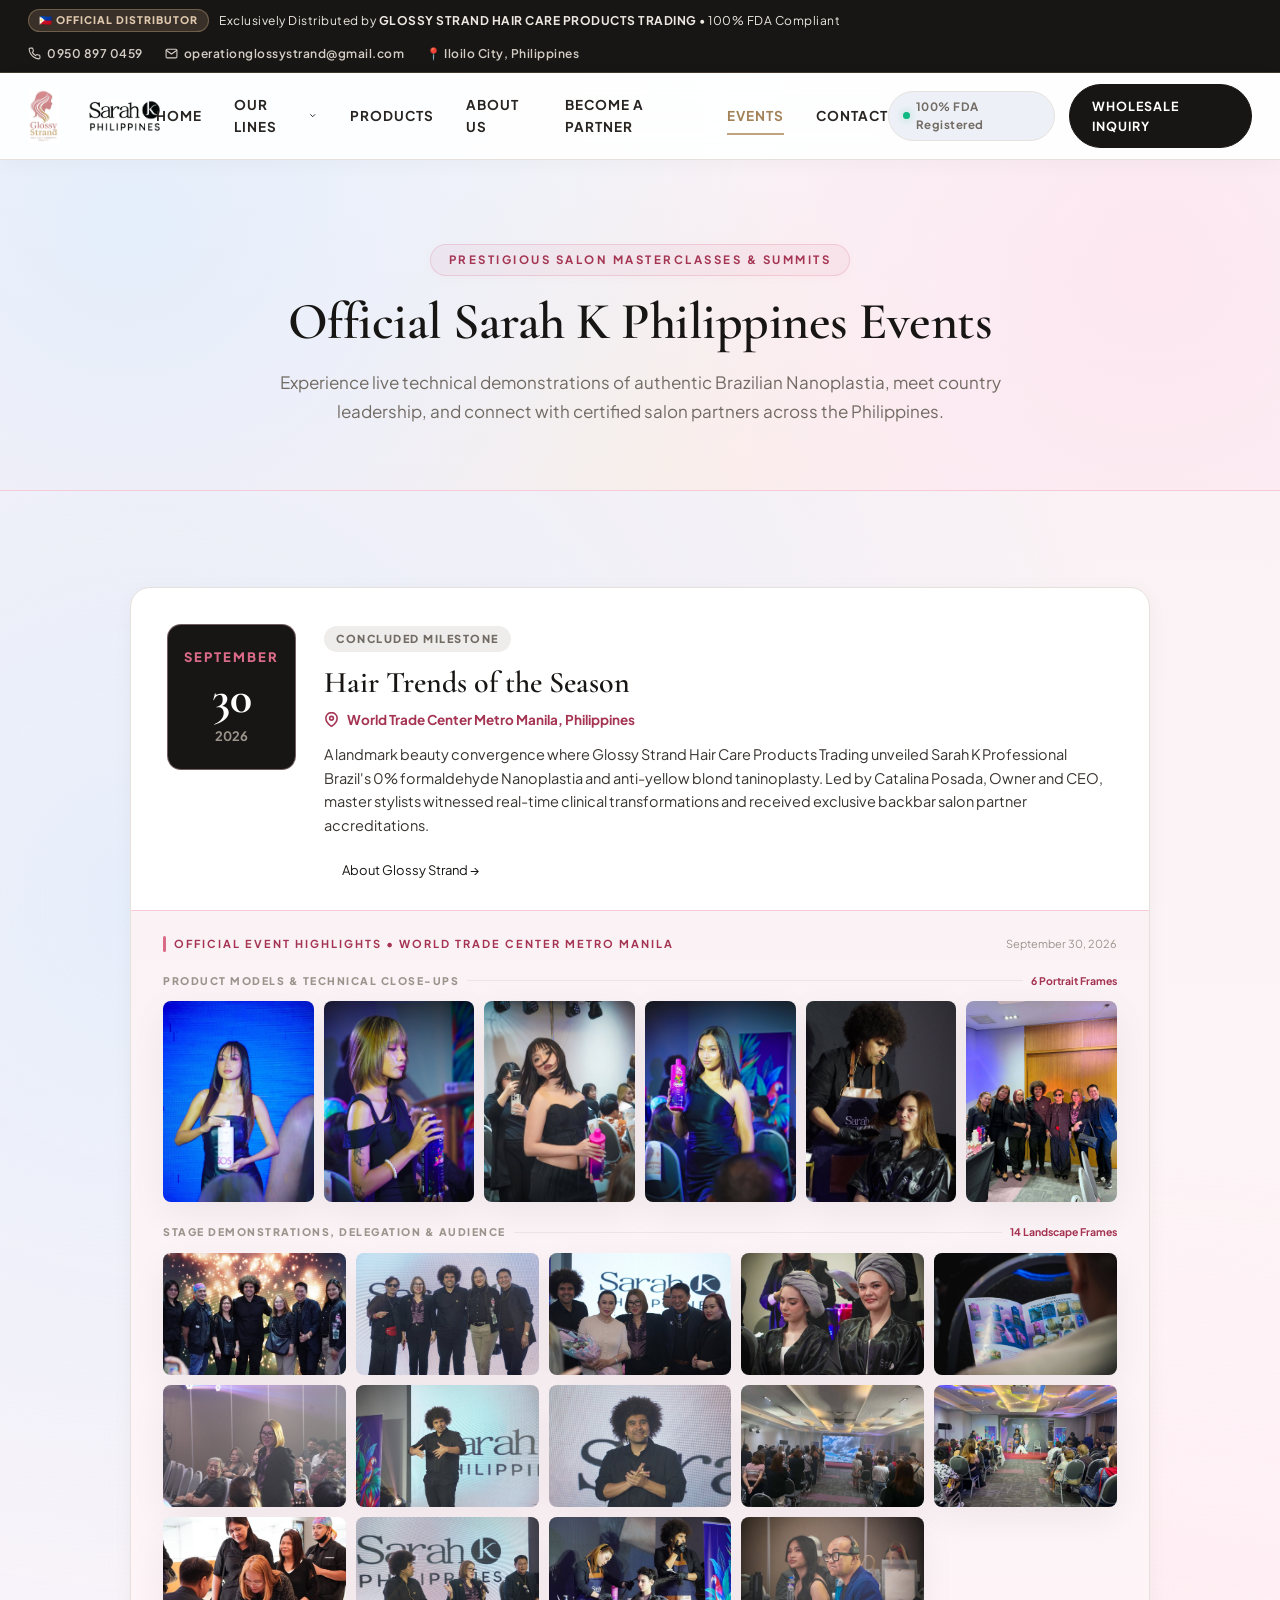
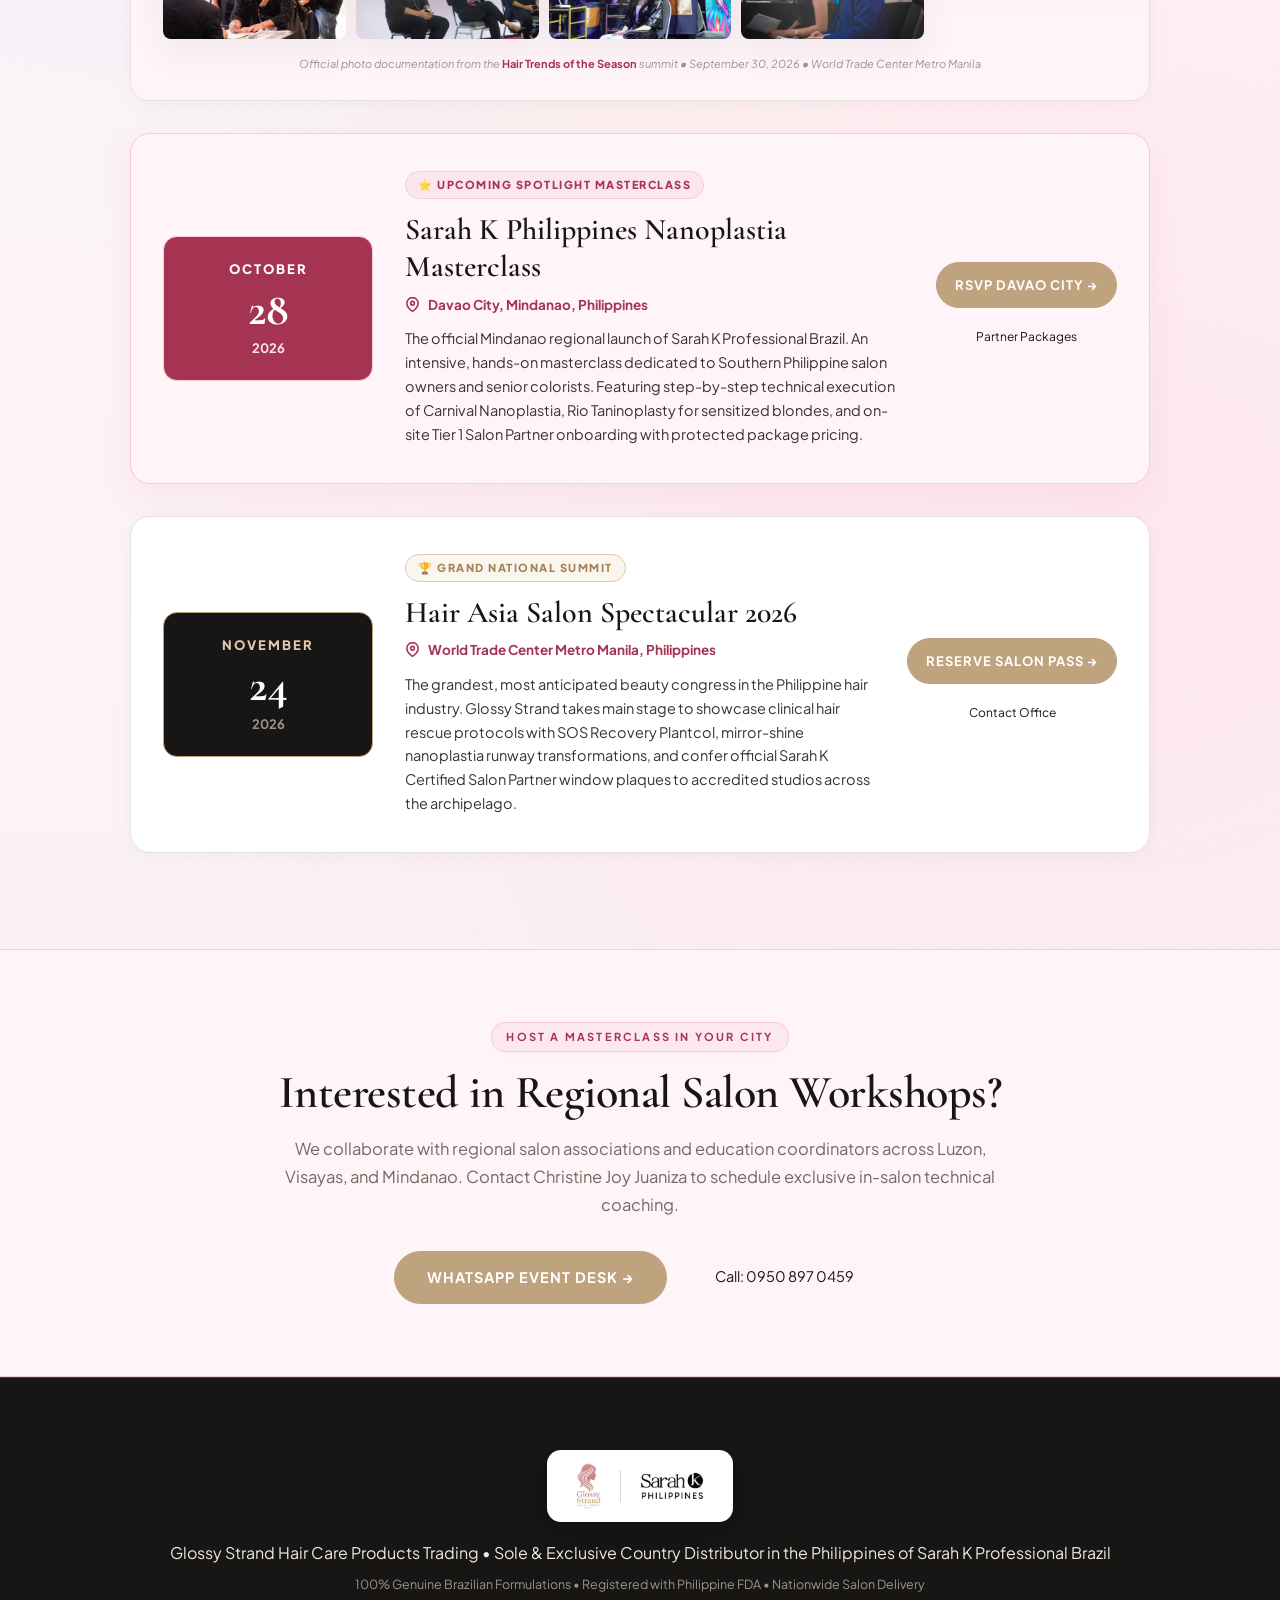
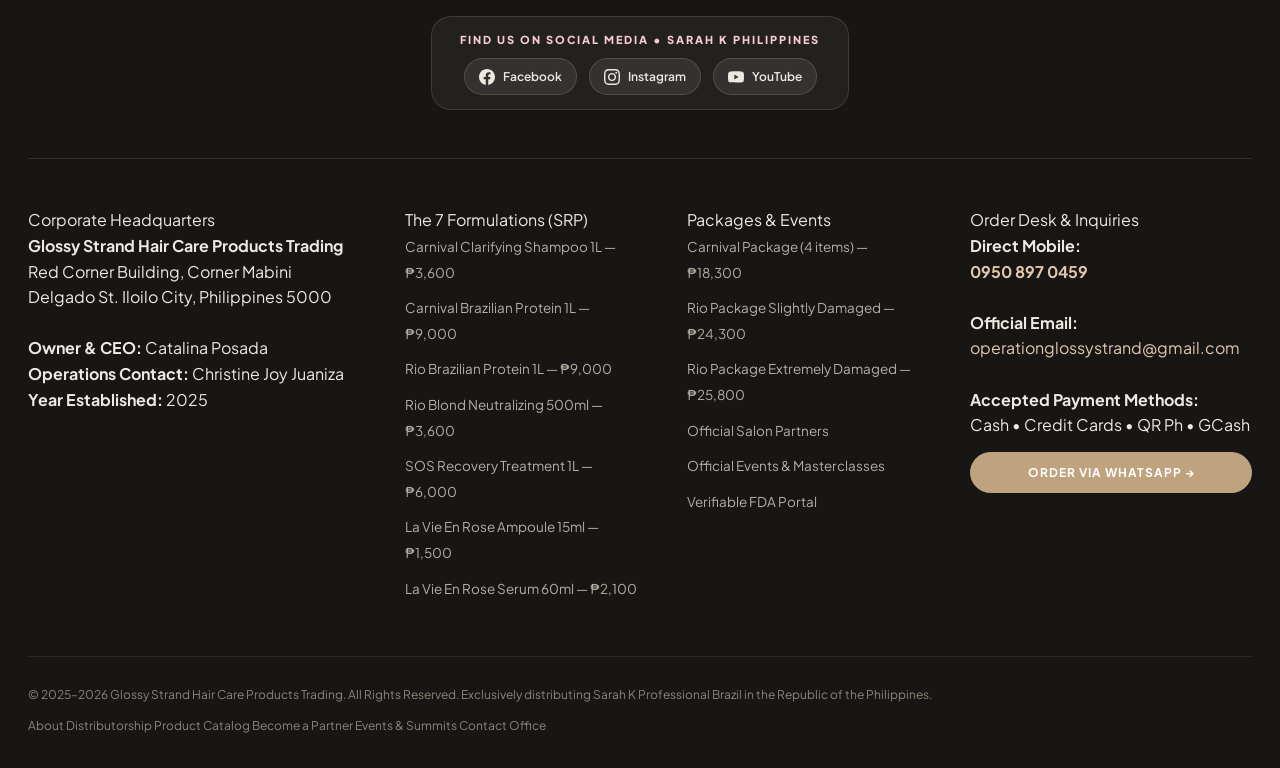
<file: events.html>
﻿<!DOCTYPE html>
<html lang="en">
<head>
  <meta charset="UTF-8">
  <meta name="viewport" content="width=device-width, initial-scale=1.0">
  <title>Official Events &amp; Masterclasses • Glossy Strand • Sarah K Philippines</title>
  <meta name="description" content="Discover official Sarah K Philippines events, masterclasses, and hair expos in Manila and Davao City. Exclusively organized by Glossy Strand Hair Care Products Trading.">
  <link rel="stylesheet" href="assets/css/style.css">
  <link rel="icon" type="image/png" href="assets/img/logo-glossy-strand-clean.png">
</head>
<body>

  <!-- TOP ANNOUNCEMENT BAR -->
  <div class="top-bar">
    <div class="container-wide">
      <div class="top-bar-content">
        <div class="top-bar-left">
          <span class="top-bar-badge">🇵🇭 OFFICIAL DISTRIBUTOR</span>
          <span>Exclusively Distributed by <strong>GLOSSY STRAND HAIR CARE PRODUCTS TRADING</strong> • 100% FDA Compliant</span>
        </div>
        <div class="top-bar-right">
          <a href="tel:09508970459" class="top-bar-link">
            <svg width="13" height="13" viewBox="0 0 24 24" fill="none" stroke="currentColor" stroke-width="2"><path d="M22 16.92v3a2 2 0 0 1-2.18 2 19.79 19.79 0 0 1-8.63-3.07 19.5 19.5 0 0 1-6-6 19.79 19.79 0 0 1-3.07-8.67A2 2 0 0 1 4.11 2h3a2 2 0 0 1 2 1.72 12.84 12.84 0 0 0 .7 2.81 2 2 0 0 1-.45 2.11L8.09 9.91a16 16 0 0 0 6 6l1.27-1.27a2 2 0 0 1 2.11-.45 12.84 12.84 0 0 0 2.81.7A2 2 0 0 1 22 16.92z"></path></svg>
            0950 897 0459
          </a>
          <a href="mailto:operationglossystrand@gmail.com" class="top-bar-link">
            <svg width="13" height="13" viewBox="0 0 24 24" fill="none" stroke="currentColor" stroke-width="2"><path d="M4 4h16c1.1 0 2 .9 2 2v12c0 1.1-.9 2-2 2H4c-1.1 0-2-.9-2-2V6c0-1.1.9-2 2-2z"></path><polyline points="22,6 12,13 2,6"></polyline></svg>
            operationglossystrand@gmail.com
          </a>
          <span class="top-bar-link">📍 Iloilo City, Philippines</span>
        </div>
      </div>
    </div>
  </div>

  <!-- HAUTE LUXURY SITE HEADER -->
  <header class="site-header">
    <div class="container-wide">
      <div class="nav-inner">
        <!-- Dual Brand Crest -->
        <a href="index.html" class="brand-wrapper" title="Glossy Strand Hair Care Products Trading • Sarah K Philippines">
          <img src="assets/img/logo-glossy-strand-clean.png" alt="Glossy Strand Hair Care Products Trading" class="brand-logo-main">
          <span class="brand-divider"></span>
          <img src="assets/img/logo-sarah-k-philippines-clean.png" alt="Sarah K Philippines" class="brand-logo-secondary">
        </a>

        <!-- Main Navigation Links -->
        <nav class="nav-menu">
          <a href="index.html" class="nav-link">Home</a>
          <div class="nav-link has-dropdown" data-toggle="mega-menu">
            Our Lines
            <svg width="11" height="11" viewBox="0 0 24 24" fill="none" stroke="currentColor" stroke-width="2.5"><polyline points="6 9 12 15 18 9"></polyline></svg>
          </div>
          <a href="products.html" class="nav-link">Products</a>
          <a href="about.html" class="nav-link">About Us</a>
          <a href="distributor.html" class="nav-link">Become a Partner</a>
          <a href="events.html" class="nav-link active">Events</a>
          <a href="contact.html" class="nav-link">Contact</a>
        </nav>

        <!-- Header Actions -->
        <div class="nav-actions">
          <div class="header-status-pill">
            <span class="dot"></span>
            <span>100% FDA Registered</span>
          </div>
          <a href="contact.html" class="btn-header-cta">
            Wholesale Inquiry
          </a>
          <button class="mobile-toggle" aria-label="Toggle Navigation">☰</button>
        </div>
      </div>
    </div>

    <!-- Mega Menu Drawer -->
    <div class="mega-menu-drawer" id="megaMenuDrawer">
      <div class="container">
        <div class="mega-menu-inner">
          <div class="mega-menu-header">
            <div class="mega-menu-title">Sarah K Brazil Professional Collections</div>
            <a href="products.html" class="cta-gold" style="padding: 8px 18px; font-size: 11.5px;">View Complete Catalog &rarr;</a>
          </div>
          <div class="mega-menu-grid">
            <a href="products.html?filter=carnival" class="mega-card">
              <img src="assets/img/carnival-protein.jpg" alt="Carnival Line" class="mega-card-img">
              <span class="mega-card-name">Carnival Line (2)</span>
              <span class="mega-card-desc">Micellar Clarifying Shampoo + Nanoplastia Protein</span>
            </a>
            <a href="products.html?filter=rio" class="mega-card">
              <img src="assets/img/rio-protein.jpg" alt="Rio Line" class="mega-card-img">
              <span class="mega-card-name">Rio Line (2)</span>
              <span class="mega-card-desc">Taninoplasty Blonde Protein + Acid Neutralizer</span>
            </a>
            <a href="products.html?filter=lavie" class="mega-card">
              <img src="assets/img/lavie-serum.jpg" alt="La Vie En Rose" class="mega-card-img">
              <span class="mega-card-name">La Vie En Rose (2)</span>
              <span class="mega-card-desc">Myrrha Restorative Ampoule + Hyaluronic Serum</span>
            </a>
            <a href="products.html?filter=sos" class="mega-card">
              <img src="assets/img/sos-recovery.jpg" alt="SOS Recovery" class="mega-card-img">
              <span class="mega-card-name">SOS Recovery (1)</span>
              <span class="mega-card-desc">Plantcol 10-Minute Emergency Cure</span>
            </a>
          </div>
        </div>
      </div>
    </div>
  </header>

  <!-- EDITORIAL PAGE HERO -->
  <section class="page-hero-editorial">
    <div class="container">
      <span class="page-hero-eyebrow">Prestigious Salon Masterclasses &amp; Summits</span>
      <h1 class="page-hero-title">Official Sarah K Philippines Events</h1>
      <p class="page-hero-desc">
        Experience live technical demonstrations of authentic Brazilian Nanoplastia, meet country leadership, and connect with certified salon partners across the Philippines.
      </p>
    </div>
  </section>

  <!-- OFFICIAL EVENTS TIMELINE SECTION -->
  <section class="events-section">
    <div class="container">

      <div class="events-timeline">

        <!-- EVENT 1: Hair Trends of the Season (September 30, 2026) -->
        <div class="event-card" style="display: flex; flex-direction: column; gap: 0; padding: 0; overflow: hidden;">

          <!-- ── Event Info Row ── -->
          <div style="display: flex; gap: 28px; align-items: flex-start; flex-wrap: wrap; padding: 36px 36px 28px 36px;">
            <div class="event-date-badge" style="flex-shrink: 0;">
              <span class="event-date-month">September</span>
              <span class="event-date-day">30</span>
              <span class="event-date-year">2026</span>
            </div>

            <div style="flex: 1; min-width: 260px;">
              <span class="event-status-pill past">Concluded Milestone</span>
              <h2 class="event-title">Hair Trends of the Season</h2>
              <div class="event-location-row">
                <svg width="15" height="15" viewBox="0 0 24 24" fill="none" stroke="currentColor" stroke-width="2.5"><path d="M21 10c0 7-9 13-9 13s-9-6-9-13a9 9 0 0 1 18 0z"></path><circle cx="12" cy="10" r="3"></circle></svg>
                <span>World Trade Center Metro Manila, Philippines</span>
              </div>
              <p class="event-desc" style="margin-bottom: 0;">
                A landmark beauty convergence where Glossy Strand Hair Care Products Trading unveiled Sarah K Professional Brazil's 0% formaldehyde Nanoplastia and anti-yellow blond taninoplasty. Led by Catalina Posada, Owner and CEO, master stylists witnessed real-time clinical transformations and received exclusive backbar salon partner accreditations.
              </p>
              <div style="margin-top: 18px;">
                <a href="about.html" class="cta-dark" style="font-size: 13px; padding: 10px 18px;">About Glossy Strand &rarr;</a>
              </div>
            </div>
          </div>

          <!-- ── Photo Highlights Gallery (True Natural Aspect Ratios) ── -->
          <div style="background: linear-gradient(180deg, #FAF2F5 0%, #FFF5F8 100%); border-top: 1px solid var(--baby-pink-border); padding: 24px 32px 28px 32px;">

            <!-- Gallery Header -->
            <div style="display: flex; align-items: center; justify-content: space-between; gap: 10px; margin-bottom: 20px; flex-wrap: wrap;">
              <div style="display: flex; align-items: center; gap: 8px;">
                <span style="display: inline-block; width: 3px; height: 16px; background: var(--baby-pink-accent); border-radius: 2px;"></span>
                <span style="font-family: var(--font-sans); font-size: 11px; font-weight: 700; letter-spacing: 2px; text-transform: uppercase; color: var(--baby-pink-deep);">Official Event Highlights • World Trade Center Metro Manila</span>
              </div>
              <span style="font-size: 11px; color: var(--color-slate-light);">September 30, 2026</span>
            </div>

            <!-- SECTION A: Portrait Masterpieces (6 Portrait Photos in True 3:4 Aspect Ratio) -->
            <div style="margin-bottom: 22px;">
              <div style="display: flex; align-items: center; gap: 8px; margin-bottom: 12px;">
                <span style="font-size: 10.5px; font-weight: 800; letter-spacing: 1.5px; text-transform: uppercase; color: var(--color-slate-light);">Product Models &amp; Technical Close-Ups</span>
                <span style="flex: 1; height: 1px; background: rgba(0,0,0,0.06);"></span>
                <span style="font-size: 10.5px; color: var(--baby-pink-deep); font-weight: 700;">6 Portrait Frames</span>
              </div>
              <div style="display: grid; grid-template-columns: repeat(6, 1fr); gap: 10px;">
                <div style="border-radius: 8px; overflow: hidden; aspect-ratio: 3/4; box-shadow: var(--shadow-card); background: var(--color-canvas-subtle);">
                  <img src="assets/img/event-ht-model-sos.jpg" alt="Model presenting SOS Recovery Treatment" style="width: 100%; height: 100%; object-fit: cover; object-position: center top; display: block; transition: transform 0.28s ease;" onmouseover="this.style.transform='scale(1.05)'" onmouseout="this.style.transform='scale(1)'">
                </div>
                <div style="border-radius: 8px; overflow: hidden; aspect-ratio: 3/4; box-shadow: var(--shadow-card); background: var(--color-canvas-subtle);">
                  <img src="assets/img/event-ht-model-product.jpg" alt="Model showcasing Sarah K Carnival Brazilian Protein" style="width: 100%; height: 100%; object-fit: cover; object-position: center top; display: block; transition: transform 0.28s ease;" onmouseover="this.style.transform='scale(1.05)'" onmouseout="this.style.transform='scale(1)'">
                </div>
                <div style="border-radius: 8px; overflow: hidden; aspect-ratio: 3/4; box-shadow: var(--shadow-card); background: var(--color-canvas-subtle);">
                  <img src="assets/img/event-ht-model-sk-carnival.jpg" alt="Model displaying Sarah K product" style="width: 100%; height: 100%; object-fit: cover; object-position: center top; display: block; transition: transform 0.28s ease;" onmouseover="this.style.transform='scale(1.05)'" onmouseout="this.style.transform='scale(1)'">
                </div>
                <div style="border-radius: 8px; overflow: hidden; aspect-ratio: 3/4; box-shadow: var(--shadow-card); background: var(--color-canvas-subtle);">
                  <img src="assets/img/event-ht-model-carnival.jpg" alt="Model in evening gown with Carnival bottle" style="width: 100%; height: 100%; object-fit: cover; object-position: center top; display: block; transition: transform 0.28s ease;" onmouseover="this.style.transform='scale(1.05)'" onmouseout="this.style.transform='scale(1)'">
                </div>
                <div style="border-radius: 8px; overflow: hidden; aspect-ratio: 3/4; box-shadow: var(--shadow-card); background: var(--color-canvas-subtle);">
                  <img src="assets/img/event-ht-treatment-closeup.jpg" alt="Master educator Nanoplastia application close-up" style="width: 100%; height: 100%; object-fit: cover; object-position: center top; display: block; transition: transform 0.28s ease;" onmouseover="this.style.transform='scale(1.05)'" onmouseout="this.style.transform='scale(1)'">
                </div>
                <div style="border-radius: 8px; overflow: hidden; aspect-ratio: 3/4; box-shadow: var(--shadow-card); background: var(--color-canvas-subtle);">
                  <img src="assets/img/event-salon-partners-group.jpg" alt="Certified Philippine Salon Partners delegation" style="width: 100%; height: 100%; object-fit: cover; object-position: center 20%; display: block; transition: transform 0.28s ease;" onmouseover="this.style.transform='scale(1.05)'" onmouseout="this.style.transform='scale(1)'">
                </div>
              </div>
            </div>

            <!-- SECTION B: Landscape Milestones (14 Landscape Photos in True 3:2 Aspect Ratio) -->
            <div>
              <div style="display: flex; align-items: center; gap: 8px; margin-bottom: 12px;">
                <span style="font-size: 10.5px; font-weight: 800; letter-spacing: 1.5px; text-transform: uppercase; color: var(--color-slate-light);">Stage Demonstrations, Delegation &amp; Audience</span>
                <span style="flex: 1; height: 1px; background: rgba(0,0,0,0.06);"></span>
                <span style="font-size: 10.5px; color: var(--baby-pink-deep); font-weight: 700;">14 Landscape Frames</span>
              </div>
              <div style="display: grid; grid-template-columns: repeat(auto-fill, minmax(170px, 1fr)); gap: 10px;">
                <div style="border-radius: 8px; overflow: hidden; aspect-ratio: 3/2; box-shadow: var(--shadow-card); background: var(--color-canvas-subtle);">
                  <img src="assets/img/event-ht-group-sparkle.jpg" alt="Glossy Strand delegation with Sarah K master educator" style="width: 100%; height: 100%; object-fit: cover; display: block; transition: transform 0.28s ease;" onmouseover="this.style.transform='scale(1.05)'" onmouseout="this.style.transform='scale(1)'">
                </div>
                <div style="border-radius: 8px; overflow: hidden; aspect-ratio: 3/2; box-shadow: var(--shadow-card); background: var(--color-canvas-subtle);">
                  <img src="assets/img/event-ht-group-stage.jpg" alt="Sarah K Philippines official team photo on stage" style="width: 100%; height: 100%; object-fit: cover; display: block; transition: transform 0.28s ease;" onmouseover="this.style.transform='scale(1.05)'" onmouseout="this.style.transform='scale(1)'">
                </div>
                <div style="border-radius: 8px; overflow: hidden; aspect-ratio: 3/2; box-shadow: var(--shadow-card); background: var(--color-canvas-subtle);">
                  <img src="assets/img/event-highlight-sarah-k-backdrop.jpg" alt="Sarah K Philippines stage backdrop with delegation" style="width: 100%; height: 100%; object-fit: cover; display: block; transition: transform 0.28s ease;" onmouseover="this.style.transform='scale(1.05)'" onmouseout="this.style.transform='scale(1)'">
                </div>
                <div style="border-radius: 8px; overflow: hidden; aspect-ratio: 3/2; box-shadow: var(--shadow-card); background: var(--color-canvas-subtle);">
                  <img src="assets/img/event-highlight-models.jpg" alt="Hair models prepared for live demonstration" style="width: 100%; height: 100%; object-fit: cover; display: block; transition: transform 0.28s ease;" onmouseover="this.style.transform='scale(1.05)'" onmouseout="this.style.transform='scale(1)'">
                </div>
                <div style="border-radius: 8px; overflow: hidden; aspect-ratio: 3/2; box-shadow: var(--shadow-card); background: var(--color-canvas-subtle);">
                  <img src="assets/img/event-highlight-brochure.jpg" alt="Attendee reviewing Sarah K catalog" style="width: 100%; height: 100%; object-fit: cover; display: block; transition: transform 0.28s ease;" onmouseover="this.style.transform='scale(1.05)'" onmouseout="this.style.transform='scale(1)'">
                </div>
                <div style="border-radius: 8px; overflow: hidden; aspect-ratio: 3/2; box-shadow: var(--shadow-card); background: var(--color-canvas-subtle);">
                  <img src="assets/img/event-ht-catalina-crowd.jpg" alt="Catalina Posada engaging with attendees" style="width: 100%; height: 100%; object-fit: cover; object-position: center 20%; display: block; transition: transform 0.28s ease;" onmouseover="this.style.transform='scale(1.05)'" onmouseout="this.style.transform='scale(1)'">
                </div>
                <div style="border-radius: 8px; overflow: hidden; aspect-ratio: 3/2; box-shadow: var(--shadow-card); background: var(--color-canvas-subtle);">
                  <img src="assets/img/event-highlight-presenter.jpg" alt="Sarah K master educator presenting on stage" style="width: 100%; height: 100%; object-fit: cover; display: block; transition: transform 0.28s ease;" onmouseover="this.style.transform='scale(1.05)'" onmouseout="this.style.transform='scale(1)'">
                </div>
                <div style="border-radius: 8px; overflow: hidden; aspect-ratio: 3/2; box-shadow: var(--shadow-card); background: var(--color-canvas-subtle);">
                  <img src="assets/img/event-ht-educator-stage.jpg" alt="Sarah K master educator smiling on stage" style="width: 100%; height: 100%; object-fit: cover; object-position: center top; display: block; transition: transform 0.28s ease;" onmouseover="this.style.transform='scale(1.05)'" onmouseout="this.style.transform='scale(1)'">
                </div>
                <div style="border-radius: 8px; overflow: hidden; aspect-ratio: 3/2; box-shadow: var(--shadow-card); background: var(--color-canvas-subtle);">
                  <img src="assets/img/event-ht-audience-room.jpg" alt="Audience standing for opening ceremony" style="width: 100%; height: 100%; object-fit: cover; object-position: center 35%; display: block; transition: transform 0.28s ease;" onmouseover="this.style.transform='scale(1.05)'" onmouseout="this.style.transform='scale(1)'">
                </div>
                <div style="border-radius: 8px; overflow: hidden; aspect-ratio: 3/2; box-shadow: var(--shadow-card); background: var(--color-canvas-subtle);">
                  <img src="assets/img/event-ht-live-demo.jpg" alt="Live hair treatment demonstration on stage" style="width: 100%; height: 100%; object-fit: cover; object-position: center 30%; display: block; transition: transform 0.28s ease;" onmouseover="this.style.transform='scale(1.05)'" onmouseout="this.style.transform='scale(1)'">
                </div>
                <div style="border-radius: 8px; overflow: hidden; aspect-ratio: 3/2; box-shadow: var(--shadow-card); background: var(--color-canvas-subtle);">
                  <img src="assets/img/event-ht-registration.jpg" alt="Attendees registering at event desk" style="width: 100%; height: 100%; object-fit: cover; object-position: center 20%; display: block; transition: transform 0.28s ease;" onmouseover="this.style.transform='scale(1.05)'" onmouseout="this.style.transform='scale(1)'">
                </div>
                <div style="border-radius: 8px; overflow: hidden; aspect-ratio: 3/2; box-shadow: var(--shadow-card); background: var(--color-canvas-subtle);">
                  <img src="assets/img/event-ht-panel-discussion.jpg" alt="Sarah K Philippines panel discussion on stage" style="width: 100%; height: 100%; object-fit: cover; object-position: center 30%; display: block; transition: transform 0.28s ease;" onmouseover="this.style.transform='scale(1.05)'" onmouseout="this.style.transform='scale(1)'">
                </div>
                <div style="border-radius: 8px; overflow: hidden; aspect-ratio: 3/2; box-shadow: var(--shadow-card); background: var(--color-canvas-subtle);">
                  <img src="assets/img/event-ht-treatment-stage.jpg" alt="Stylists performing live Nanoplastia treatment" style="width: 100%; height: 100%; object-fit: cover; object-position: center 20%; display: block; transition: transform 0.28s ease;" onmouseover="this.style.transform='scale(1.05)'" onmouseout="this.style.transform='scale(1)'">
                </div>
                <div style="border-radius: 8px; overflow: hidden; aspect-ratio: 3/2; box-shadow: var(--shadow-card); background: var(--color-canvas-subtle);">
                  <img src="assets/img/event-ht-judges.jpg" alt="Event officials observing the program" style="width: 100%; height: 100%; object-fit: cover; object-position: center 25%; display: block; transition: transform 0.28s ease;" onmouseover="this.style.transform='scale(1.05)'" onmouseout="this.style.transform='scale(1)'">
                </div>
              </div>
            </div>

            <!-- Gallery Footer Caption -->
            <p style="font-size: 11px; color: var(--color-slate-light); margin-top: 16px; font-style: italic; text-align: center;">
              Official photo documentation from the <strong style="color: var(--baby-pink-deep); font-style: normal;">Hair Trends of the Season</strong> summit • September 30, 2026 • World Trade Center Metro Manila
            </p>
          </div>

        </div>

        <!-- EVENT 2: Sarah K Philippines Nanoplastia Event (October 28, 2026) -->
        <div class="event-card featured-event">
          <div class="event-date-badge" style="background: var(--baby-pink-deep); border-color: var(--baby-pink-border);">
            <span class="event-date-month" style="color: #FFFFFF;">October</span>
            <span class="event-date-day">28</span>
            <span class="event-date-year" style="color: #FCE6EC;">2026</span>
          </div>

          <div>
            <span class="event-status-pill upcoming">⭐ Upcoming Spotlight Masterclass</span>
            <h2 class="event-title">Sarah K Philippines Nanoplastia Masterclass</h2>
            <div class="event-location-row">
              <svg width="15" height="15" viewBox="0 0 24 24" fill="none" stroke="currentColor" stroke-width="2.5"><path d="M21 10c0 7-9 13-9 13s-9-6-9-13a9 9 0 0 1 18 0z"></path><circle cx="12" cy="10" r="3"></circle></svg>
              <span>Davao City, Mindanao, Philippines</span>
            </div>
            <p class="event-desc">
              The official Mindanao regional launch of Sarah K Professional Brazil. An intensive, hands-on masterclass dedicated to Southern Philippine salon owners and senior colorists. Featuring step-by-step technical execution of Carnival Nanoplastia, Rio Taninoplasty for sensitized blondes, and on-site Tier 1 Salon Partner onboarding with protected package pricing.
            </p>
          </div>

          <div class="event-actions">
            <a href="https://wa.me/639508970459?text=Hello%20Glossy%20Strand!%20I%20would%20like%20to%20reserve%20a%20seat%20for%20the%20Sarah%20K%20Nanoplastia%20Event%20in%20Davao%20City%20on%20October%2028,%202026." target="_blank" class="cta-gold" style="text-align: center; justify-content: center; font-size: 13px; padding: 12px 18px;">
              RSVP Davao City &rarr;
            </a>
            <a href="distributor.html" class="cta-dark" style="text-align: center; justify-content: center; font-size: 12px; padding: 9px 14px;">
              Partner Packages
            </a>
          </div>
        </div>

        <!-- EVENT 3: Hair Asia Salon Spectacular 2026 (November 24, 2026) -->
        <div class="event-card">
          <div class="event-date-badge" style="background: var(--color-noir); border-color: var(--gold-primary);">
            <span class="event-date-month" style="color: var(--gold-light);">November</span>
            <span class="event-date-day">24</span>
            <span class="event-date-year">2026</span>
          </div>

          <div>
            <span class="event-status-pill landmark">🏆 Grand National Summit</span>
            <h2 class="event-title">Hair Asia Salon Spectacular 2026</h2>
            <div class="event-location-row">
              <svg width="15" height="15" viewBox="0 0 24 24" fill="none" stroke="currentColor" stroke-width="2.5"><path d="M21 10c0 7-9 13-9 13s-9-6-9-13a9 9 0 0 1 18 0z"></path><circle cx="12" cy="10" r="3"></circle></svg>
              <span>World Trade Center Metro Manila, Philippines</span>
            </div>
            <p class="event-desc">
              The grandest, most anticipated beauty congress in the Philippine hair industry. Glossy Strand takes main stage to showcase clinical hair rescue protocols with SOS Recovery Plantcol, mirror-shine nanoplastia runway transformations, and confer official Sarah K Certified Salon Partner window plaques to accredited studios across the archipelago.
            </p>
          </div>

          <div class="event-actions">
            <a href="https://wa.me/639508970459?text=Hello%20Glossy%20Strand!%20I%20would%20like%20to%20inquire%20about%20tickets%20and%20passes%20for%20Hair%20Asia%20Salon%20Spectacular%202026%20at%20WTC%20Manila%20on%20Nov%2024,%202026." target="_blank" class="cta-gold" style="text-align: center; justify-content: center; font-size: 13px; padding: 12px 18px;">
              Reserve Salon Pass &rarr;
            </a>
            <a href="contact.html" class="cta-dark" style="text-align: center; justify-content: center; font-size: 12px; padding: 9px 14px;">
              Contact Office
            </a>
          </div>
        </div>

      </div>

    </div>
  </section>

  <!-- EVENT INQUIRY CALLOUT -->
  <section style="padding: 72px 0; background: var(--baby-pink-tint); border-top: 1px solid var(--baby-pink-border); border-bottom: 1px solid var(--baby-pink-border); text-align: center;">
    <div class="container">
      <span class="section-eyebrow">Host a Masterclass in Your City</span>
      <h2 class="section-title">Interested in Regional Salon Workshops?</h2>
      <p class="section-subtitle" style="max-width: 720px; margin: 0 auto 32px auto;">
        We collaborate with regional salon associations and education coordinators across Luzon, Visayas, and Mindanao. Contact Christine Joy Juaniza to schedule exclusive in-salon technical coaching.
      </p>
      <div style="display: flex; justify-content: center; gap: 16px; flex-wrap: wrap;">
        <a href="https://wa.me/639508970459?text=Hello%20Glossy%20Strand!%20We%20would%20like%20to%20inquire%20about%20hosting%20a%20Sarah%20K%20Masterclass%20in%20our%20city/salon." target="_blank" class="cta-gold" style="padding: 14px 32px; font-size: 14.5px;">
          WhatsApp Event Desk &rarr;
        </a>
        <a href="tel:09508970459" class="cta-dark" style="padding: 14px 32px; font-size: 14.5px;">
          Call: 0950 897 0459
        </a>
      </div>
    </div>
  </section>

  <!-- UNIVERSAL HAUTE LUXURY SITE FOOTER -->
  <footer class="site-footer">
    <div class="container-wide">
      <div class="footer-top-brand">
        <div class="footer-brand-badge">
          <img src="assets/img/logo-glossy-strand-clean.png" alt="Glossy Strand Hair Care Products Trading" style="height: 48px; width: auto;">
          <span style="height: 32px; width: 1px; background: rgba(0,0,0,0.15);"></span>
          <img src="assets/img/logo-sarah-k-philippines-clean.png" alt="Sarah K Philippines" style="height: 30px; width: auto;">
        </div>
        <p class="footer-brand-tagline">
          Glossy Strand Hair Care Products Trading • Sole &amp; Exclusive Country Distributor in the Philippines of Sarah K Professional Brazil
        </p>
        <p style="font-size: 12.5px; color: var(--color-slate-light); max-width: 720px; margin: 8px auto 0 auto;">
          100% Genuine Brazilian Formulations • Registered with Philippine FDA • Nationwide Salon Delivery
        </p>

        <!-- Find Us on Social Media -->
        <div style="margin-top: 22px; display: inline-flex; flex-direction: column; align-items: center; gap: 10px; background: rgba(255, 255, 255, 0.05); border: 1px solid rgba(255, 255, 255, 0.12); padding: 14px 28px; border-radius: var(--radius-lg);">
          <span style="font-size: 11px; font-weight: 800; letter-spacing: 2px; text-transform: uppercase; color: var(--baby-pink-border);">
            Find Us on Social Media • Sarah K Philippines
          </span>
          <div class="footer-social-strip" style="margin-top: 0; justify-content: center;">
            <!-- Facebook -->
            <a href="https://www.facebook.com/profile.php?id=61581758398236" target="_blank" rel="noopener noreferrer" class="social-link-btn" title="Sarah K Philippines on Facebook">
              <svg width="16" height="16" viewBox="0 0 24 24" fill="currentColor"><path d="M24 12.073c0-6.627-5.373-12-12-12s-12 5.373-12 12c0 5.99 4.388 10.954 10.125 11.854v-8.385H7.078v-3.47h3.047V9.43c0-3.007 1.792-4.669 4.533-4.669 1.312 0 2.686.235 2.686.235v2.953H15.83c-1.491 0-1.956.925-1.956 1.874v2.25h3.328l-.532 3.47h-2.796v8.385C19.612 23.027 24 18.062 24 12.073z"/></svg>
              <span>Facebook</span>
            </a>
            <!-- Instagram -->
            <a href="https://www.instagram.com/sarahkphilippines?fbclid=IwY2xjawU65UVleHRuA2FlbQIxMABwZG9mAWJyaWQRMUJRVFRSWFpac2FPU1BMQlFzcnRjBmFwcF9pZBAyMjIwMzkxNzg4MjAwODkyAAEe5vXtWWcJIgJomjFCrQm7Yb75jj8c9anQjw2ZTh64PU2lzwPxkG2_J0LlUbA_aem_aOhjnL9BiqGngn_8jDa3_Q" target="_blank" rel="noopener noreferrer" class="social-link-btn" title="Sarah K Philippines on Instagram">
              <svg width="16" height="16" viewBox="0 0 24 24" fill="currentColor"><path d="M12 2.163c3.204 0 3.584.012 4.85.07 3.252.148 4.771 1.691 4.919 4.919.058 1.265.069 1.645.069 4.849 0 3.205-.012 3.584-.069 4.849-.149 3.225-1.664 4.771-4.919 4.919-1.266.058-1.644.07-4.85.07-3.204 0-3.584-.012-4.849-.07-3.26-.149-4.771-1.699-4.919-4.92-.058-1.265-.07-1.644-.07-4.849 0-3.204.013-3.583.07-4.849.149-3.227 1.664-4.771 4.919-4.919 1.266-.057 1.645-.069 4.849-.069zm0-2.163c-3.259 0-3.667.014-4.947.072-4.358.2-6.78 2.618-6.98 6.98-.059 1.281-.073 1.689-.073 4.948 0 3.259.014 3.668.072 4.948.2 4.358 2.618 6.78 6.98 6.98 1.281.058 1.689.072 4.948.072 3.259 0 3.668-.014 4.948-.072 4.354-.2 6.782-2.618 6.979-6.98.059-1.28.073-1.689.073-4.948 0-3.259-.014-3.667-.072-4.947-.196-4.354-2.617-6.78-6.979-6.98-1.281-.059-1.69-.073-4.949-.073zm0 5.838c-3.403 0-6.162 2.759-6.162 6.162s2.759 6.163 6.162 6.163 6.162-2.759 6.162-6.163c0-3.403-2.759-6.162-6.162-6.162zm0 10.162c-2.209 0-4-1.79-4-4 0-2.209 1.791-4 4-4s4 1.791 4 4c0 2.21-1.791 4-4 4zm6.406-11.845c-.796 0-1.441.645-1.441 1.44s.645 1.44 1.441 1.44c.795 0 1.439-.645 1.439-1.44s-.644-1.44-1.439-1.44z"/></svg>
              <span>Instagram</span>
            </a>
            <!-- YouTube -->
            <a href="https://www.youtube.com/@SarahKPhilippines" target="_blank" rel="noopener noreferrer" class="social-link-btn" title="Sarah K Philippines on YouTube">
              <svg width="16" height="16" viewBox="0 0 24 24" fill="currentColor"><path d="M23.498 6.186a3.016 3.016 0 0 0-2.122-2.136C19.505 3.545 12 3.545 12 3.545s-7.505 0-9.377.505A3.017 3.017 0 0 0 .502 6.186C0 8.07 0 12 0 12s0 3.93.502 5.814a3.016 3.016 0 0 0 2.122 2.136c1.871.505 9.376.505 9.376.505s7.505 0 9.377-.505a3.015 3.015 0 0 0 2.122-2.136C24 15.93 24 12 24 12s0-3.93-.502-5.814zM9.545 15.568V8.432L15.818 12l-6.273 3.568z"/></svg>
              <span>YouTube</span>
            </a>
          </div>
        </div>
      </div>

      <div class="footer-columns">
        <!-- Col 1: Corporate Headquarters -->
        <div class="footer-col">
          <span class="footer-col-title">Corporate Headquarters</span>
          <div class="footer-address">
            <strong>Glossy Strand Hair Care Products Trading</strong><br>
            Red Corner Building, Corner Mabini<br>
            Delgado St. Iloilo City, Philippines 5000<br><br>
            <strong>Owner &amp; CEO:</strong> Catalina Posada<br>
            <strong>Operations Contact:</strong> Christine Joy Juaniza<br>
            <strong>Year Established:</strong> 2025
          </div>
        </div>

        <!-- Col 2: The 7 Formulations -->
        <div class="footer-col">
          <span class="footer-col-title">The 7 Formulations (SRP)</span>
          <ul class="footer-links-list">
            <li><a href="products.html?filter=carnival">Carnival Clarifying Shampoo 1L — ₱3,600</a></li>
            <li><a href="products.html?filter=carnival">Carnival Brazilian Protein 1L — ₱9,000</a></li>
            <li><a href="products.html?filter=rio">Rio Brazilian Protein 1L — ₱9,000</a></li>
            <li><a href="products.html?filter=rio">Rio Blond Neutralizing 500ml — ₱3,600</a></li>
            <li><a href="products.html?filter=sos">SOS Recovery Treatment 1L — ₱6,000</a></li>
            <li><a href="products.html?filter=lavie">La Vie En Rose Ampoule 15ml — ₱1,500</a></li>
            <li><a href="products.html?filter=lavie">La Vie En Rose Serum 60ml — ₱2,100</a></li>
          </ul>
        </div>

        <!-- Col 3: Salon Packages & Events -->
        <div class="footer-col">
          <span class="footer-col-title">Packages &amp; Events</span>
          <ul class="footer-links-list">
            <li><a href="distributor.html#salonPackages">Carnival Package (4 items) — ₱18,300</a></li>
            <li><a href="distributor.html#salonPackages">Rio Package Slightly Damaged — ₱24,300</a></li>
            <li><a href="distributor.html#salonPackages">Rio Package Extremely Damaged — ₱25,800</a></li>
            <li><a href="distributor.html#officialPartners">Official Salon Partners</a></li>
            <li><a href="events.html">Official Events &amp; Masterclasses</a></li>
            <li><a href="index.html#fdaSection">Verifiable FDA Portal</a></li>
          </ul>
        </div>

        <!-- Col 4: Concierge & Direct Orders -->
        <div class="footer-col">
          <span class="footer-col-title">Order Desk &amp; Inquiries</span>
          <div class="footer-address" style="margin-bottom: 14px;">
            <strong>Direct Mobile:</strong><br>
            <a href="tel:09508970459" style="color: var(--gold-light); font-weight: 700;">0950 897 0459</a><br><br>
            <strong>Official Email:</strong><br>
            <a href="mailto:operationglossystrand@gmail.com" style="color: var(--gold-light);">operationglossystrand@gmail.com</a><br><br>
            <strong>Accepted Payment Methods:</strong><br>
            Cash • Credit Cards • QR Ph • GCash
          </div>
          <a href="https://wa.me/639508970459?text=Hello%20Glossy%20Strand!%20I%20would%20like%20to%20inquire%20about%20Sarah%20K%20products." target="_blank" class="cta-gold" style="width: 100%; justify-content: center; font-size: 12px; padding: 10px 16px;">
            Order via WhatsApp &rarr;
          </a>
        </div>
      </div>

      <div class="footer-bottom-bar">
        <div>
          &copy; 2025–2026 Glossy Strand Hair Care Products Trading. All Rights Reserved. Exclusively distributing Sarah K Professional Brazil in the Republic of the Philippines.
        </div>
        <div class="footer-legal-links">
          <a href="about.html">About Distributorship</a>
          <a href="products.html">Product Catalog</a>
          <a href="distributor.html">Become a Partner</a>
          <a href="events.html">Events &amp; Summits</a>
          <a href="contact.html">Contact Office</a>
        </div>
      </div>
    </div>
  </footer>

  <!-- JAVASCRIPT LOGIC -->
  <script src="assets/js/main.js"></script>
</body>
</html>
</file>
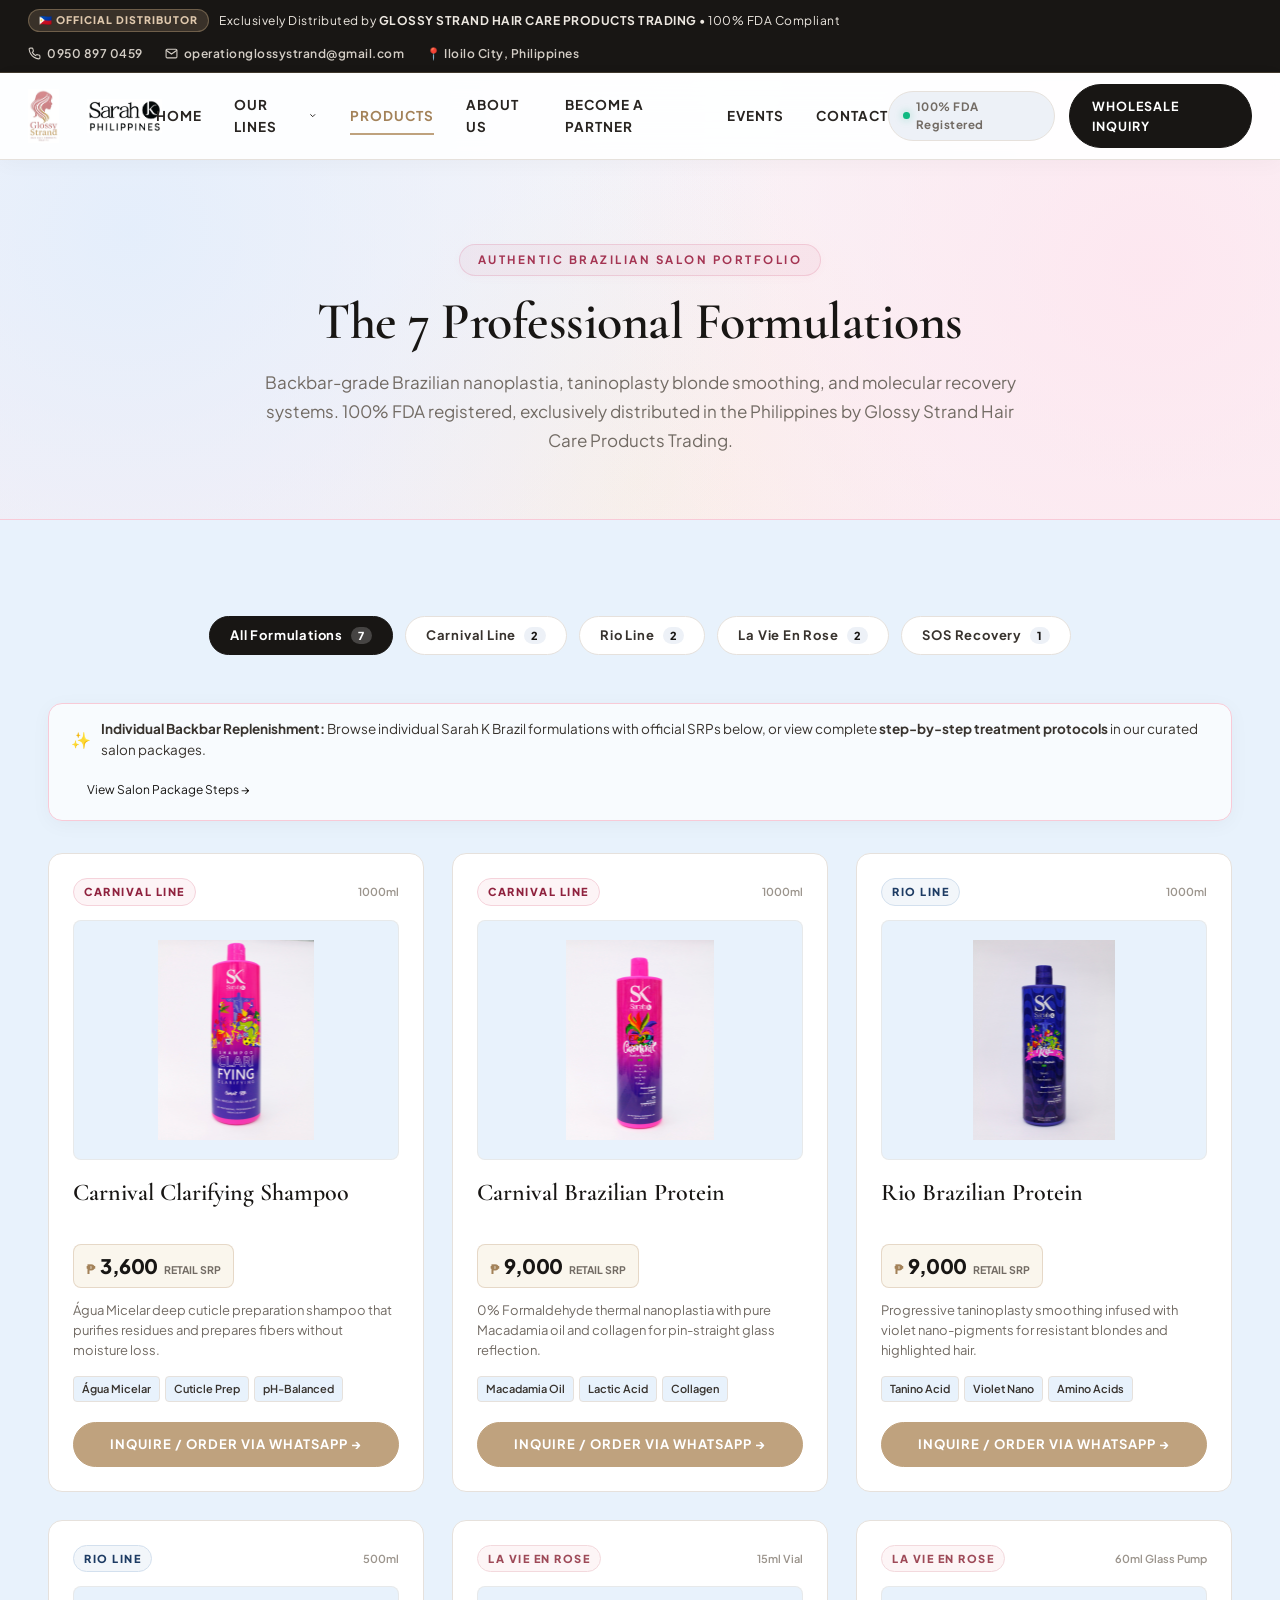
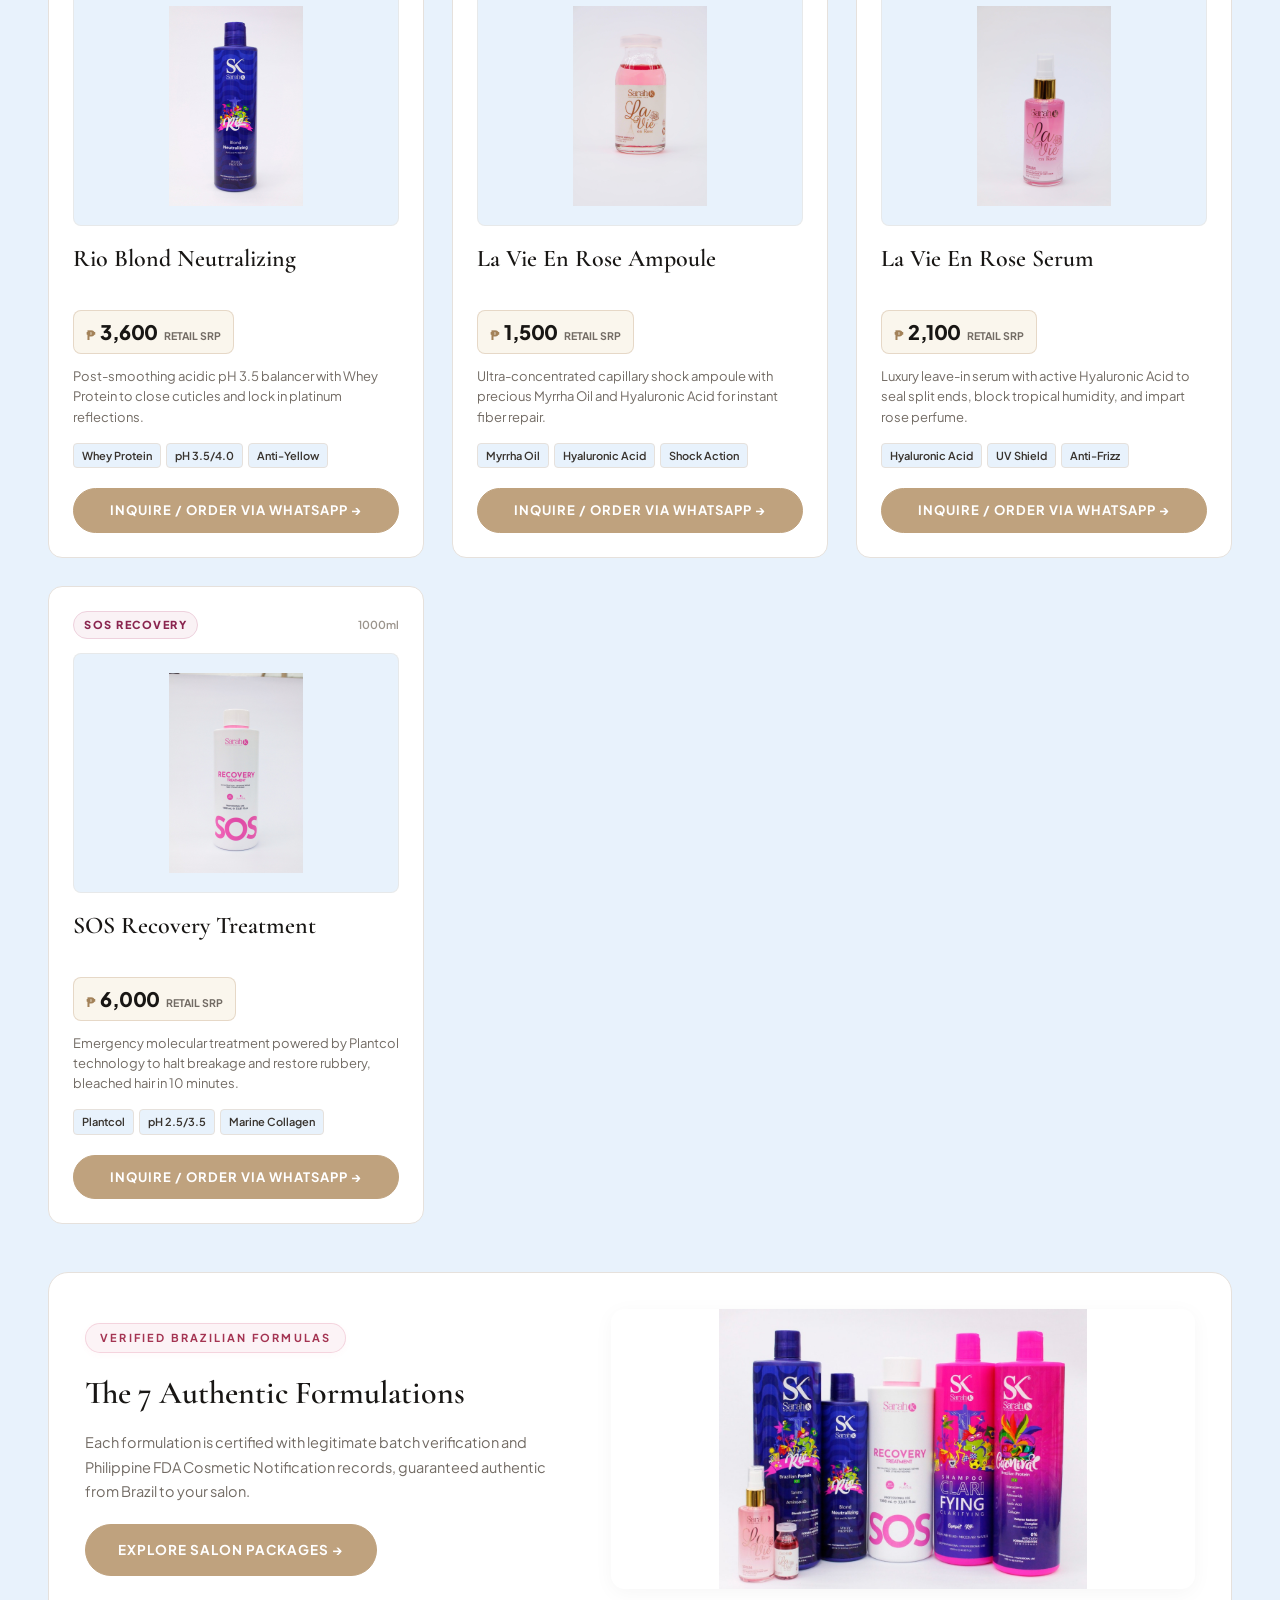
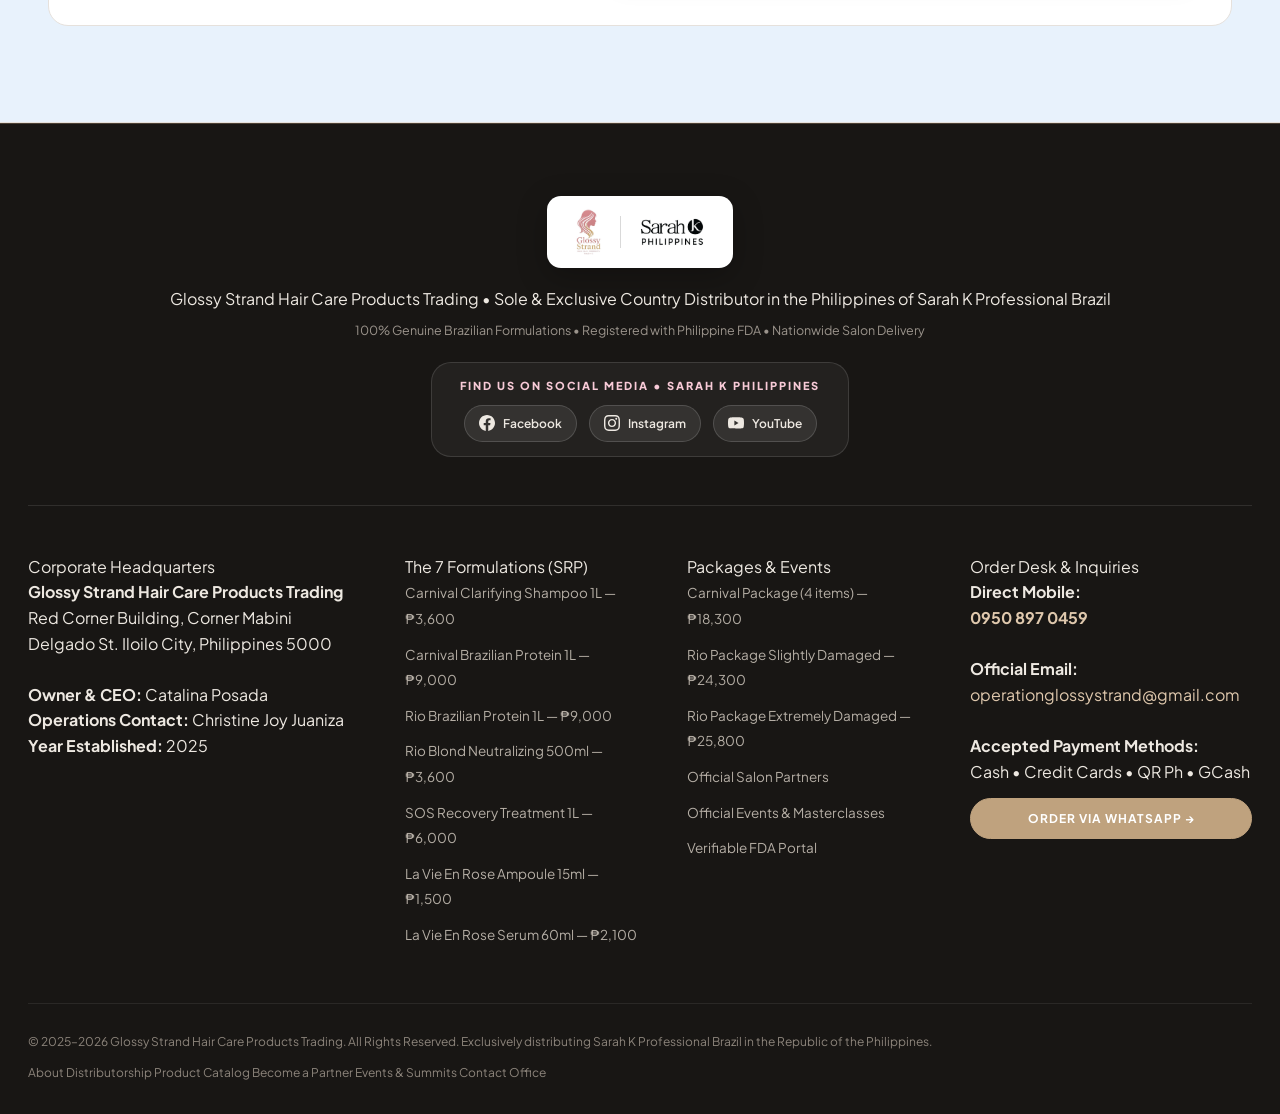
<file: products.html>
﻿<!DOCTYPE html>
<html lang="en">
<head>
  <meta charset="UTF-8">
  <meta name="viewport" content="width=device-width, initial-scale=1.0">
  <title>Professional Product Collections • Glossy Strand • Sarah K Philippines</title>
  <meta name="description" content="Explore the complete Sarah K Brazil professional salon catalog. Nanoplastia, taninoplasty blonde smoothing, and molecular SOS repair. Distributed by Glossy Strand.">
  <link rel="stylesheet" href="assets/css/style.css">
  <link rel="icon" type="image/png" href="assets/img/logo-glossy-strand-clean.png">
</head>
<body>

  <!-- TOP ANNOUNCEMENT BAR -->
  <div class="top-bar">
    <div class="container-wide">
      <div class="top-bar-content">
        <div class="top-bar-left">
          <span class="top-bar-badge">🇵🇭 OFFICIAL DISTRIBUTOR</span>
          <span>Exclusively Distributed by <strong>GLOSSY STRAND HAIR CARE PRODUCTS TRADING</strong> • 100% FDA Compliant</span>
        </div>
        <div class="top-bar-right">
          <a href="tel:09508970459" class="top-bar-link">
            <svg width="13" height="13" viewBox="0 0 24 24" fill="none" stroke="currentColor" stroke-width="2"><path d="M22 16.92v3a2 2 0 0 1-2.18 2 19.79 19.79 0 0 1-8.63-3.07 19.5 19.5 0 0 1-6-6 19.79 19.79 0 0 1-3.07-8.67A2 2 0 0 1 4.11 2h3a2 2 0 0 1 2 1.72 12.84 12.84 0 0 0 .7 2.81 2 2 0 0 1-.45 2.11L8.09 9.91a16 16 0 0 0 6 6l1.27-1.27a2 2 0 0 1 2.11-.45 12.84 12.84 0 0 0 2.81.7A2 2 0 0 1 22 16.92z"></path></svg>
            0950 897 0459
          </a>
          <a href="mailto:operationglossystrand@gmail.com" class="top-bar-link">
            <svg width="13" height="13" viewBox="0 0 24 24" fill="none" stroke="currentColor" stroke-width="2"><path d="M4 4h16c1.1 0 2 .9 2 2v12c0 1.1-.9 2-2 2H4c-1.1 0-2-.9-2-2V6c0-1.1.9-2 2-2z"></path><polyline points="22,6 12,13 2,6"></polyline></svg>
            operationglossystrand@gmail.com
          </a>
          <span class="top-bar-link">📍 Iloilo City, Philippines</span>
        </div>
      </div>
    </div>
  </div>

  <!-- HAUTE LUXURY SITE HEADER -->
  <header class="site-header">
    <div class="container-wide">
      <div class="nav-inner">
        <a href="index.html" class="brand-wrapper" title="Glossy Strand Hair Care Products Trading • Sarah K Philippines">
          <img src="assets/img/logo-glossy-strand-clean.png" alt="Glossy Strand Hair Care Products Trading" class="brand-logo-main">
          <span class="brand-divider"></span>
          <img src="assets/img/logo-sarah-k-philippines-clean.png" alt="Sarah K Philippines" class="brand-logo-secondary">
        </a>

        <nav class="nav-menu">
          <a href="index.html" class="nav-link">Home</a>
          <div class="nav-link has-dropdown" data-toggle="mega-menu">
            Our Lines
            <svg width="11" height="11" viewBox="0 0 24 24" fill="none" stroke="currentColor" stroke-width="2.5"><polyline points="6 9 12 15 18 9"></polyline></svg>
          </div>
          <a href="products.html" class="nav-link active">Products</a>
          <a href="about.html" class="nav-link">About Us</a>
          <a href="distributor.html" class="nav-link">Become a Partner</a>
          <a href="events.html" class="nav-link">Events</a>
          <a href="contact.html" class="nav-link">Contact</a>
        </nav>

        <div class="nav-actions">
          <div class="header-status-pill">
            <span class="dot"></span>
            <span>100% FDA Registered</span>
          </div>
          <a href="contact.html" class="btn-header-cta">
            Wholesale Inquiry
          </a>
          <button class="mobile-toggle" aria-label="Toggle Navigation">☰</button>
        </div>
      </div>
    </div>

    <!-- Mega Menu Drawer -->
    <div class="mega-menu-drawer" id="megaMenuDrawer">
      <div class="container">
        <div class="mega-menu-inner">
          <div class="mega-menu-header">
            <div class="mega-menu-title">Sarah K Brazil Professional Collections</div>
            <a href="products.html" class="cta-gold" style="padding: 8px 18px; font-size: 11.5px;">View Complete Catalog &rarr;</a>
          </div>
          <div class="mega-menu-grid">
            <a href="products.html?filter=carnival" class="mega-card">
              <img src="assets/img/carnival-protein.jpg" alt="Carnival Line" class="mega-card-img">
              <span class="mega-card-name">Carnival Line (2)</span>
              <span class="mega-card-desc">Micellar Clarifying Shampoo + Nanoplastia Protein</span>
            </a>
            <a href="products.html?filter=rio" class="mega-card">
              <img src="assets/img/rio-protein.jpg" alt="Rio Line" class="mega-card-img">
              <span class="mega-card-name">Rio Line (2)</span>
              <span class="mega-card-desc">Taninoplasty Blonde Protein + Acid Neutralizer</span>
            </a>
            <a href="products.html?filter=lavie" class="mega-card">
              <img src="assets/img/lavie-serum.jpg" alt="La Vie En Rose" class="mega-card-img">
              <span class="mega-card-name">La Vie En Rose (2)</span>
              <span class="mega-card-desc">Myrrha Restorative Ampoule + Hyaluronic Serum</span>
            </a>
            <a href="products.html?filter=sos" class="mega-card">
              <img src="assets/img/sos-recovery.jpg" alt="SOS Recovery" class="mega-card-img">
              <span class="mega-card-name">SOS Recovery (1)</span>
              <span class="mega-card-desc">Plantcol 10-Minute Emergency Cure</span>
            </a>
          </div>
        </div>
      </div>
    </div>
  </header>

  <!-- EDITORIAL PAGE HERO -->
  <section class="page-hero-editorial">
    <div class="container">
      <span class="page-hero-eyebrow">Authentic Brazilian Salon Portfolio</span>
      <h1 class="page-hero-title">The 7 Professional Formulations</h1>
      <p class="page-hero-desc">
        Backbar-grade Brazilian nanoplastia, taninoplasty blonde smoothing, and molecular recovery systems. 100% FDA registered, exclusively distributed in the Philippines by Glossy Strand Hair Care Products Trading.
      </p>
    </div>
  </section>

  <!-- 7-PRODUCT BOUTIQUE CATALOG -->
  <section class="boutique-section">
    <div class="container">

      <!-- Category Filter Pills -->
      <div class="boutique-filter-bar">
        <button class="filter-pill-btn active" data-filter="all">
          <span>All Formulations</span>
          <span class="pill-count">7</span>
        </button>
        <button class="filter-pill-btn" data-filter="carnival">
          <span>Carnival Line</span>
          <span class="pill-count">2</span>
        </button>
        <button class="filter-pill-btn" data-filter="rio">
          <span>Rio Line</span>
          <span class="pill-count">2</span>
        </button>
        <button class="filter-pill-btn" data-filter="lavie">
          <span>La Vie En Rose</span>
          <span class="pill-count">2</span>
        </button>
        <button class="filter-pill-btn" data-filter="sos">
          <span>SOS Recovery</span>
          <span class="pill-count">1</span>
        </button>
      </div>

      <!-- Informative Boutique Banner -->
      <div style="background: rgba(255, 255, 255, 0.7); border: 1px solid var(--baby-pink-border); border-radius: var(--radius-md); padding: 14px 22px; margin-bottom: 32px; display: flex; align-items: center; justify-content: space-between; flex-wrap: wrap; gap: 12px; box-shadow: var(--shadow-subtle);">
        <div style="display: flex; align-items: center; gap: 10px; font-size: 13.5px; color: var(--color-espresso);">
          <span style="font-size: 16px;">✨</span>
          <span><strong>Individual Backbar Replenishment:</strong> Browse individual Sarah K Brazil formulations with official SRPs below, or view complete <strong>step-by-step treatment protocols</strong> in our curated salon packages.</span>
        </div>
        <a href="distributor.html#salonPackages" class="cta-dark" style="font-size: 12px; padding: 7px 16px;">
          View Salon Package Steps &rarr;
        </a>
      </div>

      <!-- 7 Product Cards Grid -->
      <div class="products-boutique-grid">

        <!-- 1. Carnival Shampoo -->
        <div class="luxury-product-card" data-category="carnival" data-tags="carnival clarifying shampoo micellar">
          <div class="card-top-row">
            <span class="card-line-badge badge-carnival">Carnival Line</span>
            <span class="card-size-pill">1000ml</span>
          </div>
          <div class="card-image-box">
            <img src="assets/img/carnival-shampoo.jpg" alt="Carnival Clarifying Shampoo">
          </div>
          <h3 class="card-title">Carnival Clarifying Shampoo</h3>
          <div class="card-price-row">
            <span class="card-price-currency">₱</span>
            <span class="card-price-num">3,600</span>
            <span class="card-price-srp">Retail SRP</span>
          </div>
          <p class="card-description">Água Micelar deep cuticle preparation shampoo that purifies residues and prepares fibers without moisture loss.</p>
          <div class="card-actives-tags">
            <span class="active-tag">Água Micelar</span>
            <span class="active-tag">Cuticle Prep</span>
            <span class="active-tag">pH-Balanced</span>
          </div>
          <div style="margin-top: auto;">
            <a href="https://wa.me/639508970459?text=Inquiry%20for%20Carnival%20Clarifying%20Shampoo%201000ml%20(₱3,600)" target="_blank" class="cta-gold" style="width: 100%; justify-content: center; text-align: center; padding: 11px 16px; font-size: 13px;">
              Inquire / Order via WhatsApp &rarr;
            </a>
          </div>
        </div>

        <!-- 2. Carnival Protein -->
        <div class="luxury-product-card" data-category="carnival" data-tags="carnival brazilian protein nanoplastia">
          <div class="card-top-row">
            <span class="card-line-badge badge-carnival">Carnival Line</span>
            <span class="card-size-pill">1000ml</span>
          </div>
          <div class="card-image-box">
            <img src="assets/img/carnival-protein.jpg" alt="Carnival Brazilian Protein">
          </div>
          <h3 class="card-title">Carnival Brazilian Protein</h3>
          <div class="card-price-row">
            <span class="card-price-currency">₱</span>
            <span class="card-price-num">9,000</span>
            <span class="card-price-srp">Retail SRP</span>
          </div>
          <p class="card-description">0% Formaldehyde thermal nanoplastia with pure Macadamia oil and collagen for pin-straight glass reflection.</p>
          <div class="card-actives-tags">
            <span class="active-tag">Macadamia Oil</span>
            <span class="active-tag">Lactic Acid</span>
            <span class="active-tag">Collagen</span>
          </div>
          <div style="margin-top: auto;">
            <a href="https://wa.me/639508970459?text=Inquiry%20for%20Carnival%20Brazilian%20Protein%201000ml%20(₱9,000)" target="_blank" class="cta-gold" style="width: 100%; justify-content: center; text-align: center; padding: 11px 16px; font-size: 13px;">
              Inquire / Order via WhatsApp &rarr;
            </a>
          </div>
        </div>

        <!-- 3. Rio Protein -->
        <div class="luxury-product-card" data-category="rio" data-tags="rio brazilian protein tanino blonde">
          <div class="card-top-row">
            <span class="card-line-badge badge-rio">Rio Line</span>
            <span class="card-size-pill">1000ml</span>
          </div>
          <div class="card-image-box">
            <img src="assets/img/rio-protein.jpg" alt="Rio Brazilian Protein">
          </div>
          <h3 class="card-title">Rio Brazilian Protein</h3>
          <div class="card-price-row">
            <span class="card-price-currency">₱</span>
            <span class="card-price-num">9,000</span>
            <span class="card-price-srp">Retail SRP</span>
          </div>
          <p class="card-description">Progressive taninoplasty smoothing infused with violet nano-pigments for resistant blondes and highlighted hair.</p>
          <div class="card-actives-tags">
            <span class="active-tag">Tanino Acid</span>
            <span class="active-tag">Violet Nano</span>
            <span class="active-tag">Amino Acids</span>
          </div>
          <div style="margin-top: auto;">
            <a href="https://wa.me/639508970459?text=Inquiry%20for%20Rio%20Brazilian%20Protein%201000ml%20(₱9,000)" target="_blank" class="cta-gold" style="width: 100%; justify-content: center; text-align: center; padding: 11px 16px; font-size: 13px;">
              Inquire / Order via WhatsApp &rarr;
            </a>
          </div>
        </div>

        <!-- 4. Rio Blond Neutralizing -->
        <div class="luxury-product-card" data-category="rio" data-tags="rio blond neutralizing whey protein">
          <div class="card-top-row">
            <span class="card-line-badge badge-rio">Rio Line</span>
            <span class="card-size-pill">500ml</span>
          </div>
          <div class="card-image-box">
            <img src="assets/img/rio-blond.jpg" alt="Rio Blond Neutralizing">
          </div>
          <h3 class="card-title">Rio Blond Neutralizing</h3>
          <div class="card-price-row">
            <span class="card-price-currency">₱</span>
            <span class="card-price-num">3,600</span>
            <span class="card-price-srp">Retail SRP</span>
          </div>
          <p class="card-description">Post-smoothing acidic pH 3.5 balancer with Whey Protein to close cuticles and lock in platinum reflections.</p>
          <div class="card-actives-tags">
            <span class="active-tag">Whey Protein</span>
            <span class="active-tag">pH 3.5/4.0</span>
            <span class="active-tag">Anti-Yellow</span>
          </div>
          <div style="margin-top: auto;">
            <a href="https://wa.me/639508970459?text=Inquiry%20for%20Rio%20Blond%20Neutralizing%20500ml%20(₱3,600)" target="_blank" class="cta-gold" style="width: 100%; justify-content: center; text-align: center; padding: 11px 16px; font-size: 13px;">
              Inquire / Order via WhatsApp &rarr;
            </a>
          </div>
        </div>

        <!-- 5. La Vie En Rose Ampoule -->
        <div class="luxury-product-card" data-category="lavie" data-tags="la vie en rose ampoule myrrha shock">
          <div class="card-top-row">
            <span class="card-line-badge badge-lavie">La Vie En Rose</span>
            <span class="card-size-pill">15ml Vial</span>
          </div>
          <div class="card-image-box">
            <img src="assets/img/lavie-ampoule.jpg" alt="La Vie En Rose Restorative Ampoule">
          </div>
          <h3 class="card-title">La Vie En Rose Ampoule</h3>
          <div class="card-price-row">
            <span class="card-price-currency">₱</span>
            <span class="card-price-num">1,500</span>
            <span class="card-price-srp">Retail SRP</span>
          </div>
          <p class="card-description">Ultra-concentrated capillary shock ampoule with precious Myrrha Oil and Hyaluronic Acid for instant fiber repair.</p>
          <div class="card-actives-tags">
            <span class="active-tag">Myrrha Oil</span>
            <span class="active-tag">Hyaluronic Acid</span>
            <span class="active-tag">Shock Action</span>
          </div>
          <div style="margin-top: auto;">
            <a href="https://wa.me/639508970459?text=Inquiry%20for%20La%20Vie%20En%20Rose%20Ampoule%2015ml%20(₱1,500)" target="_blank" class="cta-gold" style="width: 100%; justify-content: center; text-align: center; padding: 11px 16px; font-size: 13px;">
              Inquire / Order via WhatsApp &rarr;
            </a>
          </div>
        </div>

        <!-- 6. La Vie En Rose Serum -->
        <div class="luxury-product-card" data-category="lavie" data-tags="la vie en rose serum hyaluronic daily">
          <div class="card-top-row">
            <span class="card-line-badge badge-lavie">La Vie En Rose</span>
            <span class="card-size-pill">60ml Glass Pump</span>
          </div>
          <div class="card-image-box">
            <img src="assets/img/lavie-serum.jpg" alt="La Vie En Rose Restorative Serum">
          </div>
          <h3 class="card-title">La Vie En Rose Serum</h3>
          <div class="card-price-row">
            <span class="card-price-currency">₱</span>
            <span class="card-price-num">2,100</span>
            <span class="card-price-srp">Retail SRP</span>
          </div>
          <p class="card-description">Luxury leave-in serum with active Hyaluronic Acid to seal split ends, block tropical humidity, and impart rose perfume.</p>
          <div class="card-actives-tags">
            <span class="active-tag">Hyaluronic Acid</span>
            <span class="active-tag">UV Shield</span>
            <span class="active-tag">Anti-Frizz</span>
          </div>
          <div style="margin-top: auto;">
            <a href="https://wa.me/639508970459?text=Inquiry%20for%20La%20Vie%20En%20Rose%20Serum%2060ml%20(₱2,100)" target="_blank" class="cta-gold" style="width: 100%; justify-content: center; text-align: center; padding: 11px 16px; font-size: 13px;">
              Inquire / Order via WhatsApp &rarr;
            </a>
          </div>
        </div>

        <!-- 7. SOS Recovery Treatment -->
        <div class="luxury-product-card" data-category="sos" data-tags="sos recovery treatment plantcol emergency">
          <div class="card-top-row">
            <span class="card-line-badge badge-sos">SOS Recovery</span>
            <span class="card-size-pill">1000ml</span>
          </div>
          <div class="card-image-box">
            <img src="assets/img/sos-recovery.jpg" alt="SOS Recovery Treatment Plantcol">
          </div>
          <h3 class="card-title">SOS Recovery Treatment</h3>
          <div class="card-price-row">
            <span class="card-price-currency">₱</span>
            <span class="card-price-num">6,000</span>
            <span class="card-price-srp">Retail SRP</span>
          </div>
          <p class="card-description">Emergency molecular treatment powered by Plantcol technology to halt breakage and restore rubbery, bleached hair in 10 minutes.</p>
          <div class="card-actives-tags">
            <span class="active-tag">Plantcol</span>
            <span class="active-tag">pH 2.5/3.5</span>
            <span class="active-tag">Marine Collagen</span>
          </div>
          <div style="margin-top: auto;">
            <a href="https://wa.me/639508970459?text=Inquiry%20for%20SOS%20Recovery%20Treatment%201000ml%20(₱6,000)" target="_blank" class="cta-gold" style="width: 100%; justify-content: center; text-align: center; padding: 11px 16px; font-size: 13px;">
              Inquire / Order via WhatsApp &rarr;
            </a>
          </div>
        </div>

      </div>

      <!-- Lineup Showcase Strip with Authentic Photo -->
      <div style="background: #FFFFFF; border: 1.5px solid var(--color-border-light); border-radius: var(--radius-lg); padding: 36px; display: grid; grid-template-columns: 1fr 1.2fr; gap: 40px; align-items: center; margin-top: 48px;">
        <div>
          <span class="section-eyebrow">Verified Brazilian Formulas</span>
          <h3 style="font-family: var(--font-serif); font-size: 32px; font-weight: 600; color: var(--color-noir); margin-bottom: 12px;">
            The 7 Authentic Formulations
          </h3>
          <p style="font-size: 14.5px; color: var(--color-slate-muted); line-height: 1.7; margin-bottom: 20px;">
            Each formulation is certified with legitimate batch verification and Philippine FDA Cosmetic Notification records, guaranteed authentic from Brazil to your salon.
          </p>
          <a href="distributor.html#salonPackages" class="cta-gold">Explore Salon Packages &rarr;</a>
        </div>
        <div style="text-align: center;">
          <img src="assets/img/slide-products-lineup.jpg" alt="Sarah K Brazil All 7 Products Lineup" style="border-radius: var(--radius-md); box-shadow: var(--shadow-subtle); max-height: 280px; width: 100%; object-fit: contain;">
        </div>
      </div>

    </div>
  </section>

  <!-- QUICK VIEW / TECHNICAL PROTOCOLS MODAL -->
  <div class="modal-overlay" id="productModal">
    <div class="modal-window">
      <div class="modal-close-btn" id="modalCloseBtn">&times;</div>
      <div id="modalContent"></div>
    </div>
  </div>

  <!-- UNIVERSAL HAUTE LUXURY SITE FOOTER -->
  <footer class="site-footer">
    <div class="container-wide">
      <div class="footer-top-brand">
        <div class="footer-brand-badge">
          <img src="assets/img/logo-glossy-strand-clean.png" alt="Glossy Strand Hair Care Products Trading" style="height: 48px; width: auto;">
          <span style="height: 32px; width: 1px; background: rgba(0,0,0,0.15);"></span>
          <img src="assets/img/logo-sarah-k-philippines-clean.png" alt="Sarah K Philippines" style="height: 30px; width: auto;">
        </div>
        <p class="footer-brand-tagline">
          Glossy Strand Hair Care Products Trading • Sole &amp; Exclusive Country Distributor in the Philippines of Sarah K Professional Brazil
        </p>
        <p style="font-size: 12.5px; color: var(--color-slate-light); max-width: 720px; margin: 8px auto 0 auto;">
          100% Genuine Brazilian Formulations • Registered with Philippine FDA • Nationwide Salon Delivery
        </p>

        <!-- Find Us on Social Media -->
        <div style="margin-top: 22px; display: inline-flex; flex-direction: column; align-items: center; gap: 10px; background: rgba(255, 255, 255, 0.05); border: 1px solid rgba(255, 255, 255, 0.12); padding: 14px 28px; border-radius: var(--radius-lg);">
          <span style="font-size: 11px; font-weight: 800; letter-spacing: 2px; text-transform: uppercase; color: var(--baby-pink-border);">
            Find Us on Social Media • Sarah K Philippines
          </span>
          <div class="footer-social-strip" style="margin-top: 0; justify-content: center;">
            <!-- Facebook -->
            <a href="https://www.facebook.com/profile.php?id=61581758398236" target="_blank" rel="noopener noreferrer" class="social-link-btn" title="Sarah K Philippines on Facebook">
              <svg width="16" height="16" viewBox="0 0 24 24" fill="currentColor"><path d="M24 12.073c0-6.627-5.373-12-12-12s-12 5.373-12 12c0 5.99 4.388 10.954 10.125 11.854v-8.385H7.078v-3.47h3.047V9.43c0-3.007 1.792-4.669 4.533-4.669 1.312 0 2.686.235 2.686.235v2.953H15.83c-1.491 0-1.956.925-1.956 1.874v2.25h3.328l-.532 3.47h-2.796v8.385C19.612 23.027 24 18.062 24 12.073z"/></svg>
              <span>Facebook</span>
            </a>
            <!-- Instagram -->
            <a href="https://www.instagram.com/sarahkphilippines?fbclid=IwY2xjawU65UVleHRuA2FlbQIxMABwZG9mAWJyaWQRMUJRVFRSWFpac2FPU1BMQlFzcnRjBmFwcF9pZBAyMjIwMzkxNzg4MjAwODkyAAEe5vXtWWcJIgJomjFCrQm7Yb75jj8c9anQjw2ZTh64PU2lzwPxkG2_J0LlUbA_aem_aOhjnL9BiqGngn_8jDa3_Q" target="_blank" rel="noopener noreferrer" class="social-link-btn" title="Sarah K Philippines on Instagram">
              <svg width="16" height="16" viewBox="0 0 24 24" fill="currentColor"><path d="M12 2.163c3.204 0 3.584.012 4.85.07 3.252.148 4.771 1.691 4.919 4.919.058 1.265.069 1.645.069 4.849 0 3.205-.012 3.584-.069 4.849-.149 3.225-1.664 4.771-4.919 4.919-1.266.058-1.644.07-4.85.07-3.204 0-3.584-.012-4.849-.07-3.26-.149-4.771-1.699-4.919-4.92-.058-1.265-.07-1.644-.07-4.849 0-3.204.013-3.583.07-4.849.149-3.227 1.664-4.771 4.919-4.919 1.266-.057 1.645-.069 4.849-.069zm0-2.163c-3.259 0-3.667.014-4.947.072-4.358.2-6.78 2.618-6.98 6.98-.059 1.281-.073 1.689-.073 4.948 0 3.259.014 3.668.072 4.948.2 4.358 2.618 6.78 6.98 6.98 1.281.058 1.689.072 4.948.072 3.259 0 3.668-.014 4.948-.072 4.354-.2 6.782-2.618 6.979-6.98.059-1.28.073-1.689.073-4.948 0-3.259-.014-3.667-.072-4.947-.196-4.354-2.617-6.78-6.979-6.98-1.281-.059-1.69-.073-4.949-.073zm0 5.838c-3.403 0-6.162 2.759-6.162 6.162s2.759 6.163 6.162 6.163 6.162-2.759 6.162-6.163c0-3.403-2.759-6.162-6.162-6.162zm0 10.162c-2.209 0-4-1.79-4-4 0-2.209 1.791-4 4-4s4 1.791 4 4c0 2.21-1.791 4-4 4zm6.406-11.845c-.796 0-1.441.645-1.441 1.44s.645 1.44 1.441 1.44c.795 0 1.439-.645 1.439-1.44s-.644-1.44-1.439-1.44z"/></svg>
              <span>Instagram</span>
            </a>
            <!-- YouTube -->
            <a href="https://www.youtube.com/@SarahKPhilippines" target="_blank" rel="noopener noreferrer" class="social-link-btn" title="Sarah K Philippines on YouTube">
              <svg width="16" height="16" viewBox="0 0 24 24" fill="currentColor"><path d="M23.498 6.186a3.016 3.016 0 0 0-2.122-2.136C19.505 3.545 12 3.545 12 3.545s-7.505 0-9.377.505A3.017 3.017 0 0 0 .502 6.186C0 8.07 0 12 0 12s0 3.93.502 5.814a3.016 3.016 0 0 0 2.122 2.136c1.871.505 9.376.505 9.376.505s7.505 0 9.377-.505a3.015 3.015 0 0 0 2.122-2.136C24 15.93 24 12 24 12s0-3.93-.502-5.814zM9.545 15.568V8.432L15.818 12l-6.273 3.568z"/></svg>
              <span>YouTube</span>
            </a>
          </div>
        </div>
      </div>

      <div class="footer-columns">
        <!-- Col 1: Corporate Headquarters -->
        <div class="footer-col">
          <span class="footer-col-title">Corporate Headquarters</span>
          <div class="footer-address">
            <strong>Glossy Strand Hair Care Products Trading</strong><br>
            Red Corner Building, Corner Mabini<br>
            Delgado St. Iloilo City, Philippines 5000<br><br>
            <strong>Owner &amp; CEO:</strong> Catalina Posada<br>
            <strong>Operations Contact:</strong> Christine Joy Juaniza<br>
            <strong>Year Established:</strong> 2025
          </div>
        </div>

        <!-- Col 2: The 7 Formulations -->
        <div class="footer-col">
          <span class="footer-col-title">The 7 Formulations (SRP)</span>
          <ul class="footer-links-list">
            <li><a href="products.html?filter=carnival">Carnival Clarifying Shampoo 1L — ₱3,600</a></li>
            <li><a href="products.html?filter=carnival">Carnival Brazilian Protein 1L — ₱9,000</a></li>
            <li><a href="products.html?filter=rio">Rio Brazilian Protein 1L — ₱9,000</a></li>
            <li><a href="products.html?filter=rio">Rio Blond Neutralizing 500ml — ₱3,600</a></li>
            <li><a href="products.html?filter=sos">SOS Recovery Treatment 1L — ₱6,000</a></li>
            <li><a href="products.html?filter=lavie">La Vie En Rose Ampoule 15ml — ₱1,500</a></li>
            <li><a href="products.html?filter=lavie">La Vie En Rose Serum 60ml — ₱2,100</a></li>
          </ul>
        </div>

        <!-- Col 3: Salon Packages & Events -->
        <div class="footer-col">
          <span class="footer-col-title">Packages &amp; Events</span>
          <ul class="footer-links-list">
            <li><a href="distributor.html#salonPackages">Carnival Package (4 items) — ₱18,300</a></li>
            <li><a href="distributor.html#salonPackages">Rio Package Slightly Damaged — ₱24,300</a></li>
            <li><a href="distributor.html#salonPackages">Rio Package Extremely Damaged — ₱25,800</a></li>
            <li><a href="distributor.html#officialPartners">Official Salon Partners</a></li>
            <li><a href="events.html">Official Events &amp; Masterclasses</a></li>
            <li><a href="index.html#fdaSection">Verifiable FDA Portal</a></li>
          </ul>
        </div>

        <!-- Col 4: Concierge & Direct Orders -->
        <div class="footer-col">
          <span class="footer-col-title">Order Desk &amp; Inquiries</span>
          <div class="footer-address" style="margin-bottom: 14px;">
            <strong>Direct Mobile:</strong><br>
            <a href="tel:09508970459" style="color: var(--gold-light); font-weight: 700;">0950 897 0459</a><br><br>
            <strong>Official Email:</strong><br>
            <a href="mailto:operationglossystrand@gmail.com" style="color: var(--gold-light);">operationglossystrand@gmail.com</a><br><br>
            <strong>Accepted Payment Methods:</strong><br>
            Cash • Credit Cards • QR Ph • GCash
          </div>
          <a href="https://wa.me/639508970459?text=Hello%20Glossy%20Strand!%20I%20would%20like%20to%20inquire%20about%20Sarah%20K%20products." target="_blank" class="cta-gold" style="width: 100%; justify-content: center; font-size: 12px; padding: 10px 16px;">
            Order via WhatsApp &rarr;
          </a>
        </div>
      </div>

      <div class="footer-bottom-bar">
        <div>
          &copy; 2025–2026 Glossy Strand Hair Care Products Trading. All Rights Reserved. Exclusively distributing Sarah K Professional Brazil in the Republic of the Philippines.
        </div>
        <div class="footer-legal-links">
          <a href="about.html">About Distributorship</a>
          <a href="products.html">Product Catalog</a>
          <a href="distributor.html">Become a Partner</a>
          <a href="events.html">Events &amp; Summits</a>
          <a href="contact.html">Contact Office</a>
        </div>
      </div>
    </div>
  </footer>

  <!-- JAVASCRIPT LOGIC -->
  <script src="assets/js/main.js"></script>
</body>
</html>
</file>
<file: assets/css/style.css>
@charset "UTF-8";
@import url('https://fonts.googleapis.com/css2?family=Cormorant+Garamond:ital,wght@0,400;0,500;0,600;0,700;1,400;1,600;1,700&family=Playfair+Display:ital,wght@0,500;0,600;0,700;1,400;1,600&family=Plus+Jakarta+Sans:wght@300;400;500;600;700;800&display=swap');

/* =========================================================================
   GLOSSY STRAND HAIR CARE PRODUCTS TRADING
   Exclusive Philippine Country Distributor of Sarah K Professional Brazil
   HAUTE LUXURY EDITORIAL DESIGN SYSTEM WITH BABY PINK ACCENTS
   ========================================================================= */

:root {
  /* Typography */
  --font-serif: 'Cormorant Garamond', Georgia, 'Times New Roman', serif;
  --font-sans: 'Plus Jakarta Sans', -apple-system, BlinkMacSystemFont, 'Segoe UI', Roboto, sans-serif;
  --font-editorial-italic: 'Playfair Display', Georgia, serif;

  /* Neutral Luxury Canvas with Soft Pastel Blue, Pastel Pink & Pastel Gold Glow */
  --color-canvas: #E8F2FC;
  --color-canvas-subtle: #EDF1F7;
  --color-white: #FFFFFF;
  --color-noir: #181614;
  --color-noir-soft: #282421;
  --color-espresso: #38332E;
  --color-slate-muted: #726B64;
  --color-slate-light: #9B948C;
  --color-border-light: #E6E1DC;
  --color-border-gold: rgba(191, 162, 126, 0.35);

  /* Signature Pastel Pink Palette */
  --baby-pink-tint: #FFF4F7;
  --baby-pink-soft: #FDF0F4;
  --baby-pink-subtle: #FCE6EE;
  --baby-pink-border: #F8CAD7;
  --baby-pink-accent: #D96A88;
  --baby-pink-deep: #A43452;
  --baby-pink-gradient: linear-gradient(135deg, #F0F4FC 0%, #FAF0F4 50%, #FCF6EC 100%);
  --baby-pink-glow: 0 8px 24px rgba(217, 106, 136, 0.16);

  /* Signature Pastel Blue Palette */
  --pastel-blue-soft: #EBF3FC;
  --pastel-blue-border: #D1E2F5;
  --pastel-blue-accent: #6C92BD;

  /* Primary Brand Metallics: Champagne Silk & Warm Pastel Gold */
  --gold-primary: #BFA27E;
  --gold-dark: #A38259;
  --gold-light: #DFC8AD;
  --gold-tint: #FAF6ED;
  --gold-gradient: linear-gradient(135deg, #EBF3FC 0%, #FAF0F4 40%, #F8EFE0 75%, #DFC8AD 100%);
  --gold-glow: 0 10px 30px rgba(191, 162, 126, 0.22);

  /* Refined, Editorial Product Tones (Muted luxury, non-garish) */
  --line-carnival: #8F223E;
  --line-carnival-tint: #FDF4F6;
  --line-carnival-border: #F5D3DB;

  --line-rio: #1D3B63;
  --line-rio-tint: #F2F6FA;
  --line-rio-border: #D3E0EE;

  --line-lavie: #9E4A58;
  --line-lavie-tint: #FDF5F6;
  --line-lavie-border: #F3D9DD;

  --line-sos: #8A254F;
  --line-sos-tint: #FAF2F5;
  --line-sos-border: #EED1DD;

  /* Structural Radii & Shadows */
  --radius-xs: 4px;
  --radius-sm: 8px;
  --radius-md: 14px;
  --radius-lg: 20px;
  --radius-pill: 9999px;

  --shadow-subtle: 0 4px 20px rgba(24, 22, 20, 0.04);
  --shadow-card: 0 12px 36px rgba(24, 22, 20, 0.06);
  --shadow-hover: 0 20px 50px rgba(24, 22, 20, 0.1);
  --shadow-floating: 0 24px 60px rgba(24, 22, 20, 0.14);

  --transition-smooth: 0.35s cubic-bezier(0.16, 1, 0.3, 1);
  --transition-fast: 0.2s ease;
}

/* Base Reset */
*, *::before, *::after {
  box-sizing: border-box;
  margin: 0;
  padding: 0;
}

html {
  scroll-behavior: smooth;
  font-size: 16px;
}

body {
  font-family: var(--font-sans);
  color: var(--color-noir);
  background-color: #E8F2FC;
  background-image: 
    radial-gradient(circle at 8% 12%, rgba(210, 230, 252, 0.95) 0%, transparent 45%),
    radial-gradient(circle at 92% 18%, rgba(254, 228, 238, 0.45) 0%, transparent 48%),
    radial-gradient(circle at 85% 80%, rgba(249, 238, 218, 0.35) 0%, transparent 42%),
    radial-gradient(circle at 15% 85%, rgba(200, 225, 252, 0.85) 0%, transparent 45%),
    radial-gradient(circle at 50% 50%, rgba(225, 240, 255, 0.6) 0%, transparent 50%);
  background-attachment: fixed;
  line-height: 1.6;
  -webkit-font-smoothing: antialiased;
  -moz-osx-font-smoothing: grayscale;
  overflow-x: hidden;
}

img {
  max-width: 100%;
  height: auto;
  display: block;
}

a {
  text-decoration: none;
  color: inherit;
  transition: all var(--transition-fast);
}

button {
  cursor: pointer;
  border: none;
  background: none;
  font-family: inherit;
}

/* Layout Containers */
.container {
  width: 100%;
  max-width: 1240px;
  margin: 0 auto;
  padding: 0 28px;
}

.container-wide {
  width: 100%;
  max-width: 1400px;
  margin: 0 auto;
  padding: 0 28px;
}

/* =========================================================================
   TOP ANNOUNCEMENT & LEGAL DISTRIBUTOR BAR
   ========================================================================= */
.top-bar {
  background: var(--color-noir);
  color: #EDE8E1;
  font-size: 12px;
  letter-spacing: 0.5px;
  padding: 9px 0;
  border-bottom: 1px solid rgba(191, 162, 126, 0.25);
}

.top-bar-content {
  display: flex;
  align-items: center;
  justify-content: space-between;
  flex-wrap: wrap;
  gap: 12px;
}

.top-bar-left {
  display: flex;
  align-items: center;
  gap: 10px;
}

.top-bar-badge {
  background: rgba(191, 162, 126, 0.2);
  color: var(--gold-light);
  padding: 2px 10px;
  border-radius: var(--radius-pill);
  font-size: 10.5px;
  font-weight: 800;
  letter-spacing: 1px;
  text-transform: uppercase;
  border: 1px solid rgba(191, 162, 126, 0.4);
}

.top-bar-right {
  display: flex;
  align-items: center;
  gap: 22px;
}

.top-bar-link {
  color: #D3CDC5;
  display: inline-flex;
  align-items: center;
  gap: 6px;
  font-weight: 600;
  transition: color var(--transition-fast);
}

.top-bar-link:hover {
  color: var(--gold-light);
}

/* =========================================================================
   UNIVERSAL HAUTE LUXURY SITE HEADER
   ========================================================================= */
.site-header {
  position: sticky;
  top: 0;
  z-index: 100;
  background: rgba(255, 255, 255, 0.94);
  backdrop-filter: blur(16px);
  -webkit-backdrop-filter: blur(16px);
  border-bottom: 1px solid var(--color-border-light);
  box-shadow: 0 4px 20px rgba(24, 22, 20, 0.03);
  transition: all var(--transition-smooth);
}

.nav-inner {
  display: flex;
  align-items: center;
  justify-content: space-between;
  height: 86px;
}

/* Dual Brand Logo Header */
.brand-wrapper {
  display: flex;
  align-items: center;
  gap: 14px;
  text-decoration: none;
}

.brand-logo-main {
  height: 54px;
  width: auto;
  object-fit: contain;
  display: block;
  transition: transform var(--transition-fast);
}

.brand-divider {
  width: 1px;
  height: 34px;
  background: var(--color-border-light);
}

.brand-logo-secondary {
  height: 34px;
  width: auto;
  object-fit: contain;
  display: block;
  transition: transform var(--transition-fast);
}

.brand-wrapper:hover .brand-logo-main,
.brand-wrapper:hover .brand-logo-secondary {
  transform: scale(1.02);
}

/* Navigation Links */
.nav-menu {
  display: flex;
  align-items: center;
  gap: 32px;
}

.nav-link {
  font-size: 13.5px;
  font-weight: 700;
  letter-spacing: 1px;
  text-transform: uppercase;
  color: var(--color-noir-soft);
  position: relative;
  padding: 8px 0;
  display: flex;
  align-items: center;
  gap: 6px;
  transition: color var(--transition-fast);
}

.nav-link:hover,
.nav-link.active {
  color: var(--gold-dark);
}

.nav-link::after {
  content: '';
  position: absolute;
  bottom: 0;
  left: 0;
  width: 0;
  height: 2px;
  background: var(--gold-primary);
  transition: width var(--transition-smooth);
}

.nav-link:hover::after,
.nav-link.active::after {
  width: 100%;
}

.nav-actions {
  display: flex;
  align-items: center;
  gap: 14px;
}

.header-status-pill {
  display: flex;
  align-items: center;
  gap: 6px;
  font-size: 11.5px;
  font-weight: 700;
  letter-spacing: 0.5px;
  color: var(--color-slate-muted);
  padding: 6px 14px;
  background: var(--color-canvas-subtle);
  border-radius: var(--radius-pill);
  border: 1px solid var(--color-border-light);
}

.header-status-pill .dot {
  width: 7px;
  height: 7px;
  background: #10B981;
  border-radius: 50%;
  display: inline-block;
  box-shadow: 0 0 8px rgba(16, 185, 129, 0.4);
}

.btn-header-cta {
  display: inline-flex;
  align-items: center;
  gap: 8px;
  padding: 11px 22px;
  background: var(--color-noir);
  color: var(--color-white);
  border-radius: var(--radius-pill);
  font-size: 12.5px;
  font-weight: 700;
  letter-spacing: 1px;
  text-transform: uppercase;
  border: 1px solid var(--color-noir);
  transition: all var(--transition-smooth);
}

.btn-header-cta:hover {
  background: var(--gold-dark);
  border-color: var(--gold-dark);
  color: var(--color-white);
  transform: translateY(-1px);
  box-shadow: var(--gold-glow);
}

.mobile-toggle {
  display: none;
  font-size: 26px;
  color: var(--color-noir);
  padding: 6px;
}

/* =========================================================================
   MEGA MENU "OUR LINES" DRAWER
   ========================================================================= */
.mega-menu-drawer {
  position: absolute;
  top: 100%;
  left: 0;
  width: 100%;
  background: #FFFFFF;
  border-bottom: 1px solid var(--color-border-light);
  box-shadow: 0 20px 40px rgba(24, 22, 20, 0.08);
  opacity: 0;
  visibility: hidden;
  transform: translateY(-8px);
  transition: all var(--transition-smooth);
  z-index: 99;
}

.mega-menu-drawer.is-active {
  opacity: 1;
  visibility: visible;
  transform: translateY(0);
}

.mega-menu-inner {
  padding: 32px 0 36px 0;
}

.mega-menu-header {
  display: flex;
  align-items: center;
  justify-content: space-between;
  margin-bottom: 24px;
  padding-bottom: 14px;
  border-bottom: 1px solid var(--color-border-light);
}

.mega-menu-title {
  font-family: var(--font-serif);
  font-size: 24px;
  font-weight: 600;
  color: var(--color-noir);
}

.mega-menu-grid {
  display: grid;
  grid-template-columns: repeat(4, 1fr);
  gap: 20px;
}

.mega-card {
  background: var(--color-canvas);
  border: 1px solid var(--color-border-light);
  border-radius: var(--radius-md);
  padding: 20px;
  text-align: center;
  transition: all var(--transition-smooth);
  display: block;
}

.mega-card:hover {
  background: #FFFFFF;
  border-color: var(--gold-primary);
  transform: translateY(-3px);
  box-shadow: var(--shadow-card);
}

.mega-card-img {
  max-height: 140px;
  margin: 0 auto 12px auto;
  object-fit: contain;
  transition: transform var(--transition-fast);
}

.mega-card:hover .mega-card-img {
  transform: scale(1.05);
}

.mega-card-name {
  font-size: 13.5px;
  font-weight: 700;
  color: var(--color-noir);
  letter-spacing: 0.5px;
  display: block;
}

.mega-card-desc {
  font-size: 12px;
  color: var(--color-slate-muted);
  margin-top: 4px;
  display: block;
}

/* =========================================================================
   COMMON SECTION HEADINGS & TYPOGRAPHY
   ========================================================================= */
.section-head {
  text-align: center;
  max-width: 820px;
  margin: 0 auto 54px auto;
}

.section-head.text-left {
  text-align: left;
  margin-left: 0;
}

.section-eyebrow {
  display: inline-flex;
  align-items: center;
  gap: 8px;
  font-family: var(--font-sans);
  font-size: 11px;
  font-weight: 700;
  letter-spacing: 2.2px;
  text-transform: uppercase;
  color: var(--baby-pink-deep);
  background: rgba(217, 106, 136, 0.08);
  border: 1px solid rgba(217, 106, 136, 0.22);
  padding: 5px 14px;
  border-radius: var(--radius-pill);
  margin-bottom: 14px;
  box-shadow: 0 2px 6px rgba(217, 106, 136, 0.04);
}

.section-title {
  font-family: var(--font-serif);
  font-size: 46px;
  line-height: 1.15;
  font-weight: 600;
  color: var(--color-noir);
  margin-bottom: 16px;
  letter-spacing: -0.5px;
}

.section-subtitle {
  font-size: 16.5px;
  line-height: 1.7;
  color: var(--color-slate-muted);
}

/* CTA Buttons */
.cta-gold {
  display: inline-flex;
  align-items: center;
  justify-content: center;
  gap: 10px;
  padding: 14px 32px;
  background: var(--gold-primary);
  color: var(--color-white);
  border-radius: var(--radius-pill);
  font-size: 13.5px;
  font-weight: 700;
  letter-spacing: 1px;
  text-transform: uppercase;
  border: 1px solid var(--gold-primary);
  transition: all var(--transition-smooth);
}

.cta-gold:hover {
  background: var(--gold-dark);
  border-color: var(--gold-dark);
  color: var(--color-white);
  transform: translateY(-2px);
  box-shadow: var(--gold-glow);
}

.cta-noir {
  display: inline-flex;
  align-items: center;
  justify-content: center;
  gap: 10px;
  padding: 14px 32px;
  background: var(--color-noir);
  color: var(--color-white);
  border-radius: var(--radius-pill);
  font-size: 13.5px;
  font-weight: 700;
  letter-spacing: 1px;
  text-transform: uppercase;
  border: 1px solid var(--color-noir);
  transition: all var(--transition-smooth);
}

.cta-noir:hover {
  background: var(--color-noir-soft);
  transform: translateY(-2px);
  box-shadow: 0 10px 25px rgba(24, 22, 20, 0.15);
}

.cta-outline {
  display: inline-flex;
  align-items: center;
  justify-content: center;
  gap: 10px;
  padding: 13px 30px;
  background: transparent;
  color: var(--color-noir);
  border-radius: var(--radius-pill);
  font-size: 13.5px;
  font-weight: 700;
  letter-spacing: 1px;
  text-transform: uppercase;
  border: 1.5px solid var(--color-border-light);
  transition: all var(--transition-smooth);
}

.cta-outline:hover {
  border-color: var(--gold-primary);
  color: var(--gold-dark);
  background: #FFFFFF;
  transform: translateY(-2px);
}

/* =========================================================================
   NEW EDITORIAL HERO SHOWCASE (REPLACES WEIRD HERO SLIDER)
   Clean, Elegant, Split-Screen with Interactive 3-Card Photo Spotlight
   ========================================================================= */
.editorial-hero-section {
  padding: 70px 0 90px 0;
  background: 
    radial-gradient(circle at 12% 25%, rgba(225, 237, 252, 0.9) 0%, transparent 55%),
    radial-gradient(circle at 88% 30%, rgba(254, 228, 238, 0.85) 0%, transparent 50%),
    radial-gradient(circle at 50% 90%, rgba(249, 238, 218, 0.5) 0%, transparent 45%),
    linear-gradient(180deg, #F9F5F8 0%, #FAF1F5 100%);
  position: relative;
  overflow: hidden;
  border-bottom: 1px solid var(--baby-pink-border);
}

.editorial-hero-section::before {
  content: '';
  position: absolute;
  top: -160px;
  right: -160px;
  width: 550px;
  height: 550px;
  border-radius: 50%;
  background: radial-gradient(circle, rgba(225, 237, 252, 0.5) 0%, transparent 70%);
  pointer-events: none;
}

.hero-editorial-grid {
  display: grid;
  grid-template-columns: 1.15fr 1.25fr;
  gap: 60px;
  align-items: center;
}

/* Left Editorial Content */
.hero-editorial-content {
  position: relative;
  z-index: 2;
}

.hero-distributor-badge {
  display: inline-flex;
  align-items: center;
  gap: 8px;
  padding: 6px 16px;
  background: #FFFFFF;
  border: 1px solid var(--color-border-light);
  border-radius: var(--radius-pill);
  font-size: 11.5px;
  font-weight: 800;
  letter-spacing: 1.5px;
  text-transform: uppercase;
  color: var(--gold-dark);
  margin-bottom: 22px;
  box-shadow: 0 2px 8px rgba(0, 0, 0, 0.03);
}

.hero-headline {
  font-family: var(--font-serif);
  font-size: 56px;
  line-height: 1.1;
  font-weight: 600;
  color: var(--color-noir);
  margin-bottom: 22px;
  letter-spacing: -0.8px;
}

.hero-headline em {
  font-style: italic;
  font-weight: 400;
  color: var(--gold-dark);
}

.hero-description {
  font-size: 17px;
  line-height: 1.75;
  color: var(--color-slate-muted);
  margin-bottom: 34px;
  max-width: 540px;
}

.hero-cta-group {
  display: flex;
  align-items: center;
  gap: 16px;
  margin-bottom: 40px;
  flex-wrap: wrap;
}

.hero-trust-strip {
  display: grid;
  grid-template-columns: repeat(3, 1fr);
  gap: 16px;
  padding-top: 28px;
  border-top: 1px solid var(--color-border-light);
}

.hero-trust-item {
  display: flex;
  align-items: flex-start;
  gap: 10px;
}

.hero-trust-item svg {
  color: var(--gold-primary);
  flex-shrink: 0;
  margin-top: 2px;
}

.hero-trust-item strong {
  font-size: 13px;
  font-weight: 700;
  color: var(--color-noir);
  display: block;
}

.hero-trust-item span {
  font-size: 11.5px;
  color: var(--color-slate-light);
  line-height: 1.4;
  display: block;
}

/* Right Interactive Spotlight Gallery */
.hero-spotlight-gallery {
  position: relative;
  z-index: 2;
}

.gallery-stage {
  position: relative;
  background: #FFFFFF;
  border-radius: var(--radius-lg);
  border: 1px solid var(--color-border-light);
  box-shadow: var(--shadow-card);
  overflow: hidden;
  padding: 24px;
  transition: all var(--transition-smooth);
}

.gallery-frame-container {
  position: relative;
  width: 100%;
  height: 380px;
  border-radius: var(--radius-md);
  overflow: hidden;
  background: var(--color-canvas);
  display: flex;
  align-items: center;
  justify-content: center;
}

.gallery-frame {
  position: absolute;
  inset: 0;
  opacity: 0;
  visibility: hidden;
  transition: opacity 0.5s ease, transform 0.5s ease;
  display: flex;
  flex-direction: column;
  align-items: center;
  justify-content: center;
  padding: 16px;
  transform: scale(0.97);
}

.gallery-frame.active {
  opacity: 1;
  visibility: visible;
  transform: scale(1);
}

.gallery-frame img {
  max-width: 100%;
  max-height: 100%;
  object-fit: contain;
  border-radius: var(--radius-sm);
  filter: drop-shadow(0 10px 25px rgba(0, 0, 0, 0.1));
}

.gallery-frame-model img {
  width: 100%;
  height: 100%;
  object-fit: cover;
  object-position: top center;
}

.gallery-caption-bar {
  padding: 16px 8px 4px 8px;
  display: flex;
  align-items: center;
  justify-content: space-between;
}

.gallery-caption-title {
  font-family: var(--font-serif);
  font-size: 20px;
  font-weight: 600;
  color: var(--color-noir);
}

.gallery-caption-sub {
  font-size: 12px;
  color: var(--gold-dark);
  font-weight: 700;
  letter-spacing: 0.5px;
  text-transform: uppercase;
}

/* 3 Interactive Selector Cards */
.gallery-selector-tabs {
  display: grid;
  grid-template-columns: repeat(3, 1fr);
  gap: 12px;
  margin-top: 16px;
}

.gallery-tab-card {
  background: #FFFFFF;
  border: 1.5px solid var(--color-border-light);
  border-radius: var(--radius-md);
  padding: 12px 14px;
  cursor: pointer;
  text-align: left;
  transition: all var(--transition-fast);
  display: flex;
  flex-direction: column;
  gap: 4px;
}

.gallery-tab-card:hover {
  border-color: var(--gold-primary);
  transform: translateY(-2px);
  box-shadow: var(--shadow-subtle);
}

.gallery-tab-card.active {
  border-color: var(--gold-primary);
  background: var(--gold-tint);
  box-shadow: 0 4px 14px rgba(191, 162, 126, 0.15);
}

.tab-card-num {
  font-size: 10.5px;
  font-weight: 800;
  letter-spacing: 1.5px;
  color: var(--gold-dark);
  text-transform: uppercase;
}

.tab-card-name {
  font-size: 12.5px;
  font-weight: 700;
  color: var(--color-noir);
  line-height: 1.3;
}

/* =========================================================================
   LUXURY MARQUEE RIBBON
   ========================================================================= */
.luxury-ribbon {
  background: var(--color-noir);
  color: #EDE8E1;
  padding: 13px 0;
  border-top: 1px solid rgba(191, 162, 126, 0.3);
  border-bottom: 1px solid rgba(191, 162, 126, 0.3);
  overflow: hidden;
  position: relative;
  white-space: nowrap;
}

.ribbon-track {
  display: inline-flex;
  gap: 44px;
  animation: ribbonMarquee 32s linear infinite;
  align-items: center;
}

.luxury-ribbon:hover .ribbon-track {
  animation-play-state: paused;
}

.ribbon-item {
  display: inline-flex;
  align-items: center;
  gap: 12px;
  font-size: 12.5px;
  font-weight: 700;
  letter-spacing: 1.8px;
  text-transform: uppercase;
  color: #F7F4EF;
}

.ribbon-star {
  color: var(--gold-primary);
  font-size: 13px;
}

@keyframes ribbonMarquee {
  0% { transform: translateX(0); }
  100% { transform: translateX(-50%); }
}

/* =========================================================================
   SIGNATURE PROTOCOLS ATELIER (3 SALON RITUALS)
   ========================================================================= */
.protocols-section {
  padding: 96px 0;
  background: #FFFFFF;
  border-bottom: 1px solid var(--color-border-light);
}

.protocol-tabs-nav {
  display: flex;
  justify-content: center;
  gap: 14px;
  margin-bottom: 46px;
  flex-wrap: wrap;
}

.protocol-nav-btn {
  display: inline-flex;
  align-items: center;
  gap: 10px;
  padding: 12px 24px;
  background: var(--color-canvas);
  border: 1.5px solid var(--color-border-light);
  border-radius: var(--radius-pill);
  font-size: 13.5px;
  font-weight: 700;
  letter-spacing: 0.8px;
  color: var(--color-espresso);
  cursor: pointer;
  transition: all var(--transition-fast);
}

.protocol-nav-btn:hover {
  border-color: var(--gold-primary);
  color: var(--gold-dark);
}

.protocol-nav-btn.active {
  background: var(--color-noir);
  color: #FFFFFF;
  border-color: var(--color-noir);
  box-shadow: 0 6px 20px rgba(24, 22, 20, 0.15);
}

.protocol-nav-btn.active .btn-dot {
  background: var(--gold-primary);
}

.btn-dot {
  width: 8px;
  height: 8px;
  border-radius: 50%;
  background: var(--color-slate-light);
  transition: background var(--transition-fast);
}

.protocol-panel {
  display: none;
  animation: panelFade 0.4s ease;
}

.protocol-panel.active {
  display: grid;
  grid-template-columns: 1fr 1.2fr;
  gap: 56px;
  align-items: center;
}

@keyframes panelFade {
  from { opacity: 0; transform: translateY(12px); }
  to { opacity: 1; transform: translateY(0); }
}

.protocol-visual-showcase {
  background: var(--color-canvas);
  border: 1px solid var(--color-border-light);
  border-radius: var(--radius-lg);
  padding: 36px;
  text-align: center;
  box-shadow: var(--shadow-subtle);
  position: relative;
}

.protocol-bottles-wrapper {
  display: flex;
  align-items: flex-end;
  justify-content: center;
  gap: 20px;
  min-height: 320px;
  margin-bottom: 24px;
}

.protocol-bottle-img {
  max-height: 300px;
  width: auto;
  object-fit: contain;
  filter: drop-shadow(0 12px 24px rgba(0, 0, 0, 0.12));
  transition: transform var(--transition-smooth);
}

.protocol-bottle-img:hover {
  transform: translateY(-6px) scale(1.02);
}

.protocol-meta-strip {
  display: grid;
  grid-template-columns: repeat(3, 1fr);
  gap: 10px;
  padding-top: 20px;
  border-top: 1px solid var(--color-border-light);
}

.meta-pill {
  background: #FFFFFF;
  padding: 8px 10px;
  border-radius: var(--radius-sm);
  border: 1px solid var(--color-border-light);
  text-align: center;
}

.meta-pill .val {
  font-size: 14px;
  font-weight: 800;
  color: var(--color-noir);
  display: block;
}

.meta-pill .lbl {
  font-size: 11px;
  font-weight: 600;
  color: var(--color-slate-light);
  text-transform: uppercase;
}

.protocol-details-body {
  padding-right: 12px;
}

.protocol-tag-badge {
  display: inline-flex;
  align-items: center;
  gap: 6px;
  padding: 5px 14px;
  border-radius: var(--radius-pill);
  font-size: 11.5px;
  font-weight: 800;
  letter-spacing: 1.5px;
  text-transform: uppercase;
  margin-bottom: 14px;
}

.tag-badge-carnival {
  background: var(--line-carnival-tint);
  color: var(--line-carnival);
  border: 1px solid var(--line-carnival-border);
}

.tag-badge-rio {
  background: var(--line-rio-tint);
  color: var(--line-rio);
  border: 1px solid var(--line-rio-border);
}

.tag-badge-sos {
  background: var(--line-sos-tint);
  color: var(--line-sos);
  border: 1px solid var(--line-sos-border);
}

.protocol-title {
  font-family: var(--font-serif);
  font-size: 38px;
  line-height: 1.15;
  font-weight: 600;
  color: var(--color-noir);
  margin-bottom: 14px;
}

.protocol-lead {
  font-size: 16px;
  line-height: 1.7;
  color: var(--color-slate-muted);
  margin-bottom: 24px;
}

.protocol-step-list {
  display: flex;
  flex-direction: column;
  gap: 12px;
  margin-bottom: 28px;
}

.protocol-step-item {
  display: flex;
  align-items: flex-start;
  gap: 14px;
  background: var(--color-canvas);
  border: 1px solid var(--color-border-light);
  border-radius: var(--radius-sm);
  padding: 12px 16px;
}

.step-num-badge {
  width: 28px;
  height: 28px;
  border-radius: var(--radius-xs);
  background: var(--color-noir);
  color: #FFFFFF;
  display: flex;
  align-items: center;
  justify-content: center;
  font-size: 12px;
  font-weight: 800;
  flex-shrink: 0;
}

.step-content h5 {
  font-size: 13.5px;
  font-weight: 700;
  color: var(--color-noir);
  margin-bottom: 2px;
}

.step-content p {
  font-size: 12.5px;
  color: var(--color-slate-muted);
  line-height: 1.45;
}

/* =========================================================================
   THE 7 AUTHENTIC FORMULATIONS BOUTIQUE
   Clean, Elegant, Architectural Product Cards
   ========================================================================= */
.boutique-section {
  padding: 96px 0;
  background: var(--color-canvas);
  border-bottom: 1px solid var(--color-border-light);
}

/* Category Filter Tabs */
.boutique-filter-bar {
  display: flex;
  align-items: center;
  justify-content: center;
  gap: 12px;
  margin-bottom: 48px;
  flex-wrap: wrap;
}

.filter-pill-btn {
  display: inline-flex;
  align-items: center;
  gap: 8px;
  padding: 10px 20px;
  background: #FFFFFF;
  border: 1.5px solid var(--color-border-light);
  border-radius: var(--radius-pill);
  font-size: 13px;
  font-weight: 700;
  letter-spacing: 0.8px;
  color: var(--color-espresso);
  cursor: pointer;
  transition: all var(--transition-fast);
}

.filter-pill-btn:hover {
  border-color: var(--gold-primary);
  color: var(--gold-dark);
}

.filter-pill-btn.active {
  background: var(--color-noir);
  border-color: var(--color-noir);
  color: #FFFFFF;
}

.filter-pill-btn .pill-count {
  font-size: 11px;
  font-weight: 800;
  padding: 2px 7px;
  background: var(--color-canvas-subtle);
  color: var(--color-noir);
  border-radius: var(--radius-pill);
  transition: all var(--transition-fast);
}

.filter-pill-btn.active .pill-count {
  background: rgba(255, 255, 255, 0.2);
  color: #FFFFFF;
}

/* 7 Product Grid */
.products-boutique-grid {
  display: grid;
  grid-template-columns: repeat(3, 1fr);
  gap: 28px;
  margin-bottom: 48px;
}

.luxury-product-card {
  background: #FFFFFF;
  border: 1px solid var(--color-border-light);
  border-radius: var(--radius-md);
  padding: 24px;
  display: flex;
  flex-direction: column;
  transition: all var(--transition-smooth);
  position: relative;
  overflow: hidden;
}

.luxury-product-card:hover {
  transform: translateY(-4px);
  border-color: var(--gold-primary);
  box-shadow: var(--shadow-card);
}

.card-top-row {
  display: flex;
  align-items: center;
  justify-content: space-between;
  margin-bottom: 14px;
}

.card-line-badge {
  font-size: 11px;
  font-weight: 800;
  letter-spacing: 1.5px;
  text-transform: uppercase;
  padding: 4px 10px;
  border-radius: var(--radius-pill);
}

.badge-carnival {
  background: var(--line-carnival-tint);
  color: var(--line-carnival);
  border: 1px solid var(--line-carnival-border);
}

.badge-rio {
  background: var(--line-rio-tint);
  color: var(--line-rio);
  border: 1px solid var(--line-rio-border);
}

.badge-lavie {
  background: var(--line-lavie-tint);
  color: var(--line-lavie);
  border: 1px solid var(--line-lavie-border);
}

.badge-sos {
  background: var(--line-sos-tint);
  color: var(--line-sos);
  border: 1px solid var(--line-sos-border);
}

.card-size-pill {
  font-size: 11px;
  font-weight: 600;
  color: var(--color-slate-light);
}

.card-image-box {
  background: var(--color-canvas);
  border-radius: var(--radius-sm);
  padding: 20px;
  text-align: center;
  height: 240px;
  display: flex;
  align-items: center;
  justify-content: center;
  margin-bottom: 18px;
  border: 1px solid rgba(232, 226, 217, 0.5);
}

.card-image-box img {
  max-height: 200px;
  width: auto;
  object-fit: contain;
  transition: transform var(--transition-smooth);
}

.luxury-product-card:hover .card-image-box img {
  transform: scale(1.06);
}

.card-title {
  font-family: var(--font-serif);
  font-size: 24px;
  font-weight: 600;
  color: var(--color-noir);
  line-height: 1.25;
  margin-bottom: 8px;
  min-height: 58px;
}

/* Philippine SRP Price Tag */
.card-price-row {
  display: inline-flex;
  align-items: baseline;
  gap: 4px;
  background: var(--gold-tint);
  border: 1px solid rgba(191, 162, 126, 0.35);
  padding: 5px 12px;
  border-radius: var(--radius-sm);
  margin-bottom: 12px;
  align-self: flex-start;
}

.card-price-currency {
  font-size: 13px;
  font-weight: 800;
  color: var(--gold-dark);
}

.card-price-num {
  font-size: 20px;
  font-weight: 800;
  color: var(--color-noir);
  letter-spacing: -0.5px;
}

.card-price-srp {
  font-size: 10.5px;
  font-weight: 700;
  color: var(--color-slate-muted);
  margin-left: 2px;
  text-transform: uppercase;
}

.card-description {
  font-size: 13px;
  color: var(--color-slate-muted);
  line-height: 1.55;
  margin-bottom: 16px;
  flex-grow: 1;
}

.card-actives-tags {
  display: flex;
  flex-wrap: wrap;
  gap: 5px;
  margin-bottom: 20px;
}

.active-tag {
  font-size: 11px;
  font-weight: 600;
  color: var(--color-espresso);
  background: var(--color-canvas);
  border: 1px solid var(--color-border-light);
  padding: 3px 8px;
  border-radius: var(--radius-xs);
}

.card-actions-row {
  display: grid;
  grid-template-columns: 1fr 1fr;
  gap: 10px;
  margin-top: auto;
}

.btn-card-protocol {
  padding: 10px;
  background: var(--color-canvas);
  border: 1px solid var(--color-border-light);
  border-radius: var(--radius-pill);
  font-size: 12px;
  font-weight: 700;
  letter-spacing: 0.5px;
  text-transform: uppercase;
  color: var(--color-noir);
  text-align: center;
  transition: all var(--transition-fast);
}

.btn-card-protocol:hover {
  background: var(--gold-tint);
  border-color: var(--gold-primary);
  color: var(--gold-dark);
}

.btn-card-inquire {
  padding: 10px;
  background: var(--color-noir);
  border: 1px solid var(--color-noir);
  border-radius: var(--radius-pill);
  font-size: 12px;
  font-weight: 700;
  letter-spacing: 0.5px;
  text-transform: uppercase;
  color: #FFFFFF;
  text-align: center;
  transition: all var(--transition-fast);
}

.btn-card-inquire:hover {
  background: var(--gold-dark);
  border-color: var(--gold-dark);
}

/* =========================================================================
   SALON PACKAGES ATELIER (3 SALON PACKAGES)
   ========================================================================= */
.packages-atelier-section {
  padding: 96px 0;
  background: 
    radial-gradient(circle at 10% 20%, rgba(225, 237, 252, 0.75) 0%, transparent 50%),
    radial-gradient(circle at 90% 80%, rgba(254, 228, 238, 0.75) 0%, transparent 50%),
    radial-gradient(circle at 50% 50%, rgba(249, 238, 218, 0.45) 0%, transparent 45%),
    linear-gradient(180deg, #FFFFFF 0%, #FAF2F6 100%);
  border-bottom: 1px solid var(--color-border-light);
}

.packages-grid {
  display: grid;
  grid-template-columns: repeat(3, 1fr);
  gap: 28px;
  align-items: stretch;
}

.luxury-pkg-card {
  background: var(--color-canvas);
  border: 1.5px solid var(--color-border-light);
  border-radius: var(--radius-lg);
  padding: 32px 28px;
  display: flex;
  flex-direction: column;
  position: relative;
  transition: all var(--transition-smooth);
}

.luxury-pkg-card:hover {
  transform: translateY(-4px);
  box-shadow: var(--shadow-card);
}

.luxury-pkg-card.featured {
  background: #FFFFFF;
  border-color: var(--gold-primary);
  box-shadow: 0 16px 45px rgba(191, 162, 126, 0.18);
}

.pkg-ribbon {
  position: absolute;
  top: -12px;
  right: 24px;
  background: var(--gold-primary);
  color: #FFFFFF;
  font-size: 10.5px;
  font-weight: 800;
  letter-spacing: 1.5px;
  text-transform: uppercase;
  padding: 4px 14px;
  border-radius: var(--radius-pill);
  box-shadow: 0 4px 12px rgba(191, 162, 126, 0.3);
}

.pkg-target-badge {
  font-size: 11.5px;
  font-weight: 800;
  letter-spacing: 1.5px;
  text-transform: uppercase;
  color: var(--gold-dark);
  margin-bottom: 10px;
  display: block;
}

.pkg-title {
  font-family: var(--font-serif);
  font-size: 30px;
  font-weight: 600;
  color: var(--color-noir);
  line-height: 1.2;
  margin-bottom: 8px;
}

.pkg-summary {
  font-size: 13.5px;
  color: var(--color-slate-muted);
  line-height: 1.5;
  margin-bottom: 20px;
  min-height: 42px;
}

.pkg-price-banner {
  background: #FFFFFF;
  border: 1px solid var(--color-border-light);
  border-radius: var(--radius-md);
  padding: 16px;
  text-align: center;
  margin-bottom: 24px;
}

.luxury-pkg-card.featured .pkg-price-banner {
  background: linear-gradient(135deg, rgba(225, 237, 252, 0.6) 0%, rgba(254, 228, 238, 0.6) 50%, rgba(249, 238, 218, 0.4) 100%);
  border-color: var(--baby-pink-border);
}

.btn-pkg-protocol {
  width: 100%;
  display: inline-flex;
  align-items: center;
  justify-content: center;
  gap: 8px;
  padding: 12px 18px;
  background: linear-gradient(135deg, rgba(225, 237, 252, 0.8) 0%, rgba(254, 228, 238, 0.8) 50%, rgba(249, 238, 218, 0.6) 100%);
  border: 1.5px solid var(--baby-pink-border);
  border-radius: var(--radius-pill);
  font-family: var(--font-sans);
  font-size: 13px;
  font-weight: 700;
  color: var(--color-noir);
  cursor: pointer;
  margin: 18px 0 12px 0;
  transition: all var(--transition-fast);
  box-shadow: 0 2px 8px rgba(217, 106, 136, 0.08);
}

.btn-pkg-protocol:hover {
  transform: translateY(-2px);
  border-color: var(--baby-pink-accent);
  box-shadow: 0 6px 18px rgba(217, 106, 136, 0.16);
  background: #FFFFFF;
}

.pkg-price-amount {
  font-size: 34px;
  font-weight: 800;
  color: var(--color-noir);
  line-height: 1;
  letter-spacing: -0.5px;
}

.pkg-price-amount span {
  font-size: 18px;
  color: var(--gold-dark);
  margin-right: 2px;
}

.pkg-price-caption {
  font-size: 11.5px;
  font-weight: 700;
  color: var(--color-slate-light);
  text-transform: uppercase;
  margin-top: 4px;
}

.pkg-includes-heading {
  font-size: 11.5px;
  font-weight: 800;
  letter-spacing: 1.5px;
  text-transform: uppercase;
  color: var(--color-noir);
  margin-bottom: 12px;
}

.pkg-items-list {
  list-style: none;
  display: flex;
  flex-direction: column;
  gap: 10px;
  margin-bottom: 28px;
  flex-grow: 1;
}

.pkg-item {
  display: flex;
  align-items: flex-start;
  gap: 10px;
  font-size: 13.5px;
  color: var(--color-espresso);
  line-height: 1.45;
}

.pkg-item svg {
  color: var(--gold-primary);
  flex-shrink: 0;
  margin-top: 2px;
}

/* =========================================================================
   VERIFIABLE PHILIPPINE FDA REGULATORY PORTAL
   High Trust, Verifiable Registration Numbers, Clean Aesthetic
   ========================================================================= */
.fda-trust-section {
  padding: 96px 0;
  background: var(--color-canvas);
  border-bottom: 1px solid var(--color-border-light);
}

.fda-trust-grid {
  display: grid;
  grid-template-columns: 1.15fr 1fr;
  gap: 56px;
  align-items: center;
}

.fda-trust-card {
  background: #FFFFFF;
  border: 1px solid var(--color-border-light);
  border-radius: var(--radius-lg);
  padding: 32px;
  box-shadow: var(--shadow-subtle);
}

.fda-table {
  width: 100%;
  border-collapse: collapse;
  font-size: 13px;
}

.fda-table th {
  text-align: left;
  padding: 10px 12px;
  background: var(--color-canvas);
  font-weight: 800;
  letter-spacing: 1px;
  text-transform: uppercase;
  color: var(--color-noir);
  font-size: 11px;
  border-bottom: 1px solid var(--color-border-light);
}

.fda-table td {
  padding: 11px 12px;
  border-bottom: 1px solid var(--color-border-light);
  color: var(--color-espresso);
}

.fda-table tr:last-child td {
  border-bottom: none;
}

.fda-reg-code {
  font-family: monospace;
  font-weight: 700;
  color: #059669;
  background: rgba(16, 185, 129, 0.08);
  padding: 2px 6px;
  border-radius: var(--radius-xs);
}

/* =========================================================================
   LEADERSHIP & SALON EMPOWERMENT
   ========================================================================= */
.leadership-editorial-section {
  padding: 96px 0;
  background: #FFFFFF;
  border-bottom: 1px solid var(--color-border-light);
}

.leadership-editorial-grid {
  display: grid;
  grid-template-columns: 1fr 1.1fr;
  gap: 60px;
  align-items: center;
}

.leadership-quote-box {
  background: var(--color-canvas);
  border-left: 3px solid var(--gold-primary);
  padding: 24px 28px;
  border-radius: 0 var(--radius-md) var(--radius-md) 0;
  margin: 24px 0;
}

.leadership-quote-box p {
  font-family: var(--font-serif);
  font-size: 20px;
  font-style: italic;
  color: var(--color-noir);
  line-height: 1.55;
  margin-bottom: 10px;
}

.leadership-quote-box .author {
  font-size: 12px;
  font-weight: 800;
  letter-spacing: 1.5px;
  text-transform: uppercase;
  color: var(--gold-dark);
}

.leadership-photos-triptych {
  display: grid;
  grid-template-columns: repeat(3, 1fr);
  gap: 16px;
}

.photo-panel,
.photo-panel-landscape {
  border-radius: var(--radius-md);
  overflow: hidden;
  border: 1.5px solid var(--baby-pink-border);
  background: var(--color-canvas);
  aspect-ratio: 16 / 10;
  width: 100%;
  position: relative;
  box-shadow: var(--shadow-card);
  transition: all var(--transition-smooth);
}

.photo-panel:hover,
.photo-panel-landscape:hover {
  border-color: var(--baby-pink-accent);
  box-shadow: 0 16px 36px rgba(217, 106, 136, 0.18);
}

.photo-panel img,
.photo-panel-landscape img {
  width: 100%;
  height: 100%;
  object-fit: cover;
  transition: transform var(--transition-smooth);
}

.photo-panel:hover img,
.photo-panel-landscape:hover img {
  transform: scale(1.05);
}

.photo-panel-caption {
  position: absolute;
  bottom: 0;
  left: 0;
  right: 0;
  padding: 10px 12px;
  background: linear-gradient(to top, rgba(24, 22, 20, 0.85) 0%, transparent 100%);
  color: #FFFFFF;
  font-size: 11px;
  font-weight: 700;
  letter-spacing: 0.5px;
}

/* =========================================================================
   INTERACTIVE FAQ ACCORDION
   ========================================================================= */
.faq-accordion-section {
  padding: 84px 0;
  background: linear-gradient(180deg, var(--color-canvas) 0%, var(--baby-pink-tint) 50%, var(--color-canvas) 100%);
  border-top: 1px solid var(--baby-pink-border);
  border-bottom: 1px solid var(--baby-pink-border);
  position: relative;
}

.faq-list {
  max-width: 860px;
  margin: 0 auto;
  display: flex;
  flex-direction: column;
  gap: 16px;
}

.faq-card {
  background: #FFFFFF;
  border: 1.5px solid var(--color-border-light);
  border-radius: var(--radius-md);
  overflow: hidden;
  transition: all var(--transition-fast);
  box-shadow: 0 2px 10px rgba(0, 0, 0, 0.03);
}

.faq-card:hover {
  border-color: var(--baby-pink-border);
  box-shadow: 0 4px 16px rgba(217, 106, 136, 0.08);
}

.faq-card.active {
  border-color: var(--baby-pink-accent);
  border-left: 5px solid var(--baby-pink-deep);
  box-shadow: 0 6px 22px rgba(217, 106, 136, 0.12);
}

.faq-question-btn {
  width: 100%;
  padding: 22px 26px;
  display: flex;
  align-items: center;
  justify-content: space-between;
  gap: 16px;
  text-align: left;
  font-size: 16px;
  font-weight: 700;
  color: var(--color-noir);
  background: transparent;
  cursor: pointer;
}

.faq-icon-cross {
  font-size: 22px;
  font-weight: 700;
  color: var(--baby-pink-deep);
  transition: transform var(--transition-fast);
  flex-shrink: 0;
  width: 28px;
  height: 28px;
  display: flex;
  align-items: center;
  justify-content: center;
  border-radius: 50%;
  background: var(--baby-pink-tint);
}

.faq-card.active .faq-icon-cross {
  transform: rotate(45deg);
  background: var(--baby-pink-deep);
  color: #FFFFFF;
}

.faq-answer-body {
  display: none;
  padding: 0 26px 24px 26px;
  font-size: 15px;
  line-height: 1.75;
  color: var(--color-slate-muted);
  border-top: 1px dashed var(--baby-pink-border);
  padding-top: 16px;
}

.faq-card.active .faq-answer-body {
  display: block;
}

/* =========================================================================
   SALON CONCIERGE & INQUIRY SECTION
   ========================================================================= */
.concierge-section {
  padding: 96px 0;
  background: #FFFFFF;
}

.concierge-grid {
  display: grid;
  grid-template-columns: 1fr 1.3fr;
  gap: 56px;
}

.concierge-card-info {
  background: var(--color-canvas);
  border: 1px solid var(--color-border-light);
  border-radius: var(--radius-lg);
  padding: 36px 32px;
}

.concierge-items-list {
  display: flex;
  flex-direction: column;
  gap: 20px;
  margin: 28px 0;
}

.concierge-item {
  display: flex;
  align-items: flex-start;
  gap: 14px;
}

.concierge-icon {
  width: 40px;
  height: 40px;
  border-radius: 50%;
  background: #FFFFFF;
  border: 1px solid var(--color-border-light);
  display: flex;
  align-items: center;
  justify-content: center;
  color: var(--gold-dark);
  flex-shrink: 0;
}

.concierge-meta .lbl {
  font-size: 11px;
  font-weight: 800;
  letter-spacing: 1.5px;
  text-transform: uppercase;
  color: var(--color-slate-light);
  display: block;
}

.concierge-meta .val {
  font-size: 15px;
  font-weight: 700;
  color: var(--color-noir);
  display: block;
  margin-top: 2px;
}

/* Clean Form */
.concierge-form-box {
  background: var(--color-canvas);
  border: 1px solid var(--color-border-light);
  border-radius: var(--radius-lg);
  padding: 36px;
}

.form-grid-2 {
  display: grid;
  grid-template-columns: 1fr 1fr;
  gap: 18px;
}

.form-group {
  margin-bottom: 18px;
}

.form-group label {
  display: block;
  font-size: 12px;
  font-weight: 700;
  letter-spacing: 0.5px;
  text-transform: uppercase;
  color: var(--color-espresso);
  margin-bottom: 8px;
}

.luxury-input,
.luxury-select,
.luxury-textarea {
  width: 100%;
  padding: 13px 16px;
  background: #FFFFFF;
  border: 1.5px solid var(--color-border-light);
  border-radius: var(--radius-sm);
  font-family: inherit;
  font-size: 14px;
  color: var(--color-noir);
  transition: all var(--transition-fast);
}

.luxury-input:focus,
.luxury-select:focus,
.luxury-textarea:focus {
  outline: none;
  border-color: var(--gold-primary);
  box-shadow: 0 0 0 3px rgba(191, 162, 126, 0.15);
}

.luxury-textarea {
  min-height: 110px;
  resize: vertical;
}

/* =========================================================================
   UNIVERSAL HAUTE LUXURY SITE FOOTER
   ========================================================================= */
.site-footer {
  background: var(--color-noir);
  color: #EDE8E1;
  padding: 72px 0 32px 0;
  border-top: 1px solid rgba(191, 162, 126, 0.3);
}

.footer-top-brand {
  text-align: center;
  padding-bottom: 48px;
  margin-bottom: 48px;
  border-bottom: 1px solid rgba(255, 255, 255, 0.1);
}

.footer-brand-badge {
  display: inline-flex;
  align-items: center;
  gap: 18px;
  background: #FFFFFF;
  padding: 12px 28px;
  border-radius: var(--radius-md);
  margin-bottom: 18px;
  box-shadow: 0 8px 30px rgba(0, 0, 0, 0.25);
}

.footer-logo-main {
  height: 52px;
  width: auto;
  display: block;
}

.footer-brand-divider {
  width: 1px;
  height: 36px;
  background: var(--color-border-light);
}

.footer-logo-sec {
  height: 32px;
  width: auto;
  display: block;
}

.footer-columns {
  display: grid;
  grid-template-columns: 1.4fr 1fr 1fr 1.2fr;
  gap: 48px;
  margin-bottom: 56px;
}

.footer-col h4 {
  font-family: var(--font-serif);
  font-size: 20px;
  font-weight: 600;
  color: #FFFFFF;
  margin-bottom: 20px;
  letter-spacing: 0.5px;
}

.footer-col p {
  font-size: 13.5px;
  color: #B5AEA5;
  line-height: 1.7;
  margin-bottom: 14px;
}

.footer-links-list {
  list-style: none;
  display: flex;
  flex-direction: column;
  gap: 10px;
}

.footer-links-list a {
  font-size: 13.5px;
  color: #B5AEA5;
  transition: color var(--transition-fast);
}

.footer-links-list a:hover {
  color: var(--gold-light);
}

.footer-social-strip {
  display: flex;
  align-items: center;
  gap: 12px;
  flex-wrap: wrap;
  margin-top: 14px;
}

.social-link-btn {
  display: inline-flex;
  align-items: center;
  gap: 8px;
  padding: 8px 14px;
  border-radius: var(--radius-pill);
  background: rgba(255, 255, 255, 0.08);
  border: 1px solid rgba(255, 255, 255, 0.15);
  color: #EDE8E1;
  font-size: 12px;
  font-weight: 600;
  transition: all var(--transition-fast);
}

.social-link-btn:hover {
  background: var(--baby-pink-deep);
  border-color: var(--baby-pink-accent);
  color: #FFFFFF;
  transform: translateY(-2px);
  box-shadow: 0 4px 12px rgba(217, 106, 136, 0.25);
}

.social-link-btn svg {
  flex-shrink: 0;
}

.footer-bottom-bar {
  padding-top: 28px;
  border-top: 1px solid rgba(255, 255, 255, 0.08);
  display: flex;
  align-items: center;
  justify-content: space-between;
  font-size: 12px;
  color: #8C847B;
  flex-wrap: wrap;
  gap: 12px;
}

/* =========================================================================
   QUICK VIEW PROTOCOL MODAL
   ========================================================================= */
.modal-overlay {
  position: fixed;
  inset: 0;
  background: rgba(24, 22, 20, 0.7);
  backdrop-filter: blur(8px);
  z-index: 1000;
  display: none;
  align-items: center;
  justify-content: center;
  padding: 24px;
}

.modal-overlay.active {
  display: flex;
}

.modal-window {
  background: #FFFFFF;
  border-radius: var(--radius-lg);
  max-width: 860px;
  width: 100%;
  max-height: 90vh;
  overflow-y: auto;
  position: relative;
  box-shadow: var(--shadow-floating);
  border: 1px solid var(--color-border-light);
  padding: 36px;
}

.modal-close-btn {
  position: absolute;
  top: 18px;
  right: 22px;
  font-size: 28px;
  color: var(--color-slate-light);
  cursor: pointer;
  line-height: 1;
}

.modal-close-btn:hover {
  color: var(--color-noir);
}

/* =========================================================================
   SUB-PAGE EDITORIAL PAGE HERO & LUXURY COMPONENTS
   Unified across About, Products, Distributor, and Contact
   ========================================================= */
.page-hero-editorial {
  background: 
    radial-gradient(circle at 10% 20%, rgba(225, 237, 252, 0.85) 0%, transparent 55%),
    radial-gradient(circle at 90% 30%, rgba(254, 228, 238, 0.8) 0%, transparent 50%),
    radial-gradient(circle at 50% 90%, rgba(249, 238, 218, 0.45) 0%, transparent 45%),
    linear-gradient(180deg, #F8F5F8 0%, #FAF0F4 100%);
  padding: 84px 0 64px 0;
  border-bottom: 1px solid var(--baby-pink-border);
  text-align: center;
  position: relative;
}

.page-hero-eyebrow {
  display: inline-flex;
  align-items: center;
  gap: 8px;
  font-family: var(--font-sans);
  font-size: 11.5px;
  font-weight: 700;
  letter-spacing: 2.5px;
  text-transform: uppercase;
  color: var(--baby-pink-deep);
  background: rgba(217, 106, 136, 0.08);
  border: 1px solid rgba(217, 106, 136, 0.22);
  padding: 6px 18px;
  border-radius: var(--radius-pill);
  margin-bottom: 16px;
  box-shadow: 0 2px 8px rgba(217, 106, 136, 0.04);
}

.page-hero-title {
  font-family: var(--font-serif);
  font-size: 52px;
  font-weight: 600;
  line-height: 1.15;
  color: var(--color-noir);
  margin-bottom: 16px;
  letter-spacing: -0.5px;
}

.page-hero-desc {
  font-size: 17px;
  max-width: 780px;
  margin: 0 auto;
  color: var(--color-slate-muted);
  line-height: 1.7;
}

/* Distributor Profile & Summary Table */
.distributor-profile-card {
  background: #FFFFFF;
  border: 1px solid var(--color-border-light);
  border-radius: var(--radius-lg);
  padding: 36px 32px;
  box-shadow: var(--shadow-card);
}

.distributor-summary-table {
  width: 100%;
  border-collapse: collapse;
  font-size: 14px;
}

.distributor-summary-table tr {
  border-bottom: 1px solid var(--color-border-light);
}

.distributor-summary-table tr:last-child {
  border-bottom: none;
}

.distributor-summary-table td {
  padding: 13px 0;
}

.distributor-summary-table .lbl {
  color: var(--color-slate-muted);
  font-weight: 600;
  width: 45%;
}

.distributor-summary-table .val {
  color: var(--color-noir);
  font-weight: 700;
  text-align: right;
}

.distributor-summary-table .val.highlight {
  color: var(--gold-dark);
}

.distributor-summary-table .val.status-active {
  color: #059669;
}

/* Partner Flagship Card (Tier 1: Salon Partner) */
.partner-tier-card {
  background: #FFFFFF;
  border: 1.5px solid var(--gold-primary);
  border-radius: var(--radius-lg);
  padding: 44px;
  box-shadow: 0 16px 45px rgba(191, 162, 126, 0.12);
  position: relative;
  margin-bottom: 48px;
}

.partner-tier-badge {
  display: inline-flex;
  align-items: center;
  gap: 8px;
  background: var(--gold-tint);
  border: 1px solid var(--gold-light);
  color: var(--gold-dark);
  font-size: 11.5px;
  font-weight: 800;
  letter-spacing: 1.8px;
  text-transform: uppercase;
  padding: 6px 16px;
  border-radius: var(--radius-pill);
  margin-bottom: 18px;
}

.perks-checklist-grid {
  display: grid;
  grid-template-columns: repeat(2, 1fr);
  gap: 16px 24px;
  margin: 28px 0;
}

.perk-item {
  display: flex;
  align-items: flex-start;
  gap: 12px;
  font-size: 14.5px;
  color: var(--color-espresso);
  line-height: 1.5;
}

.perk-check {
  color: var(--gold-dark);
  font-weight: 800;
  font-size: 17px;
  line-height: 1;
  margin-top: 2px;
  flex-shrink: 0;
}

/* Retail Pricing Schedule Table */
.retail-pricing-box {
  background: #FFFFFF;
  border: 1px solid var(--color-border-light);
  border-radius: var(--radius-lg);
  padding: 36px 32px;
  box-shadow: var(--shadow-subtle);
  margin-top: 48px;
}

.retail-pricing-table {
  width: 100%;
  border-collapse: collapse;
  font-size: 14px;
  text-align: left;
}

.retail-pricing-table th {
  padding: 14px 18px;
  background: var(--color-canvas);
  font-size: 11px;
  font-weight: 800;
  letter-spacing: 1.2px;
  text-transform: uppercase;
  color: var(--color-noir);
  border-bottom: 1.5px solid var(--color-border-light);
}

.retail-pricing-table td {
  padding: 16px 18px;
  border-bottom: 1px solid var(--color-border-light);
  color: var(--color-espresso);
  vertical-align: middle;
}

.retail-pricing-table tr:last-child td {
  border-bottom: none;
}

.retail-price-val {
  font-size: 17px;
  font-weight: 800;
  color: var(--color-noir);
  text-align: right;
  letter-spacing: -0.3px;
}

/* Payment Badges & Logistics Strip */
.payment-methods-strip {
  display: flex;
  flex-wrap: wrap;
  gap: 12px;
  margin-top: 16px;
}

.payment-badge {
  display: inline-flex;
  align-items: center;
  gap: 8px;
  padding: 8px 14px;
  background: #FFFFFF;
  border: 1px solid var(--color-border-light);
  border-radius: var(--radius-sm);
  font-size: 12.5px;
  font-weight: 700;
  color: var(--color-espresso);
}

.payment-badge svg {
  color: var(--gold-dark);
}

/* =========================================================================
   PROMINENT STEP-BY-STEP PROTOCOL SPECS BUTTON & GUIDE BANNER (PRODUCTS PAGE)
   ========================================================================= */
.protocol-guide-banner {
  background: var(--baby-pink-tint);
  border: 1.5px solid var(--baby-pink-border);
  border-radius: var(--radius-md);
  padding: 18px 24px;
  display: flex;
  align-items: center;
  gap: 16px;
  margin-bottom: 32px;
  box-shadow: 0 4px 16px rgba(217, 106, 136, 0.08);
}

.protocol-guide-icon {
  font-size: 26px;
  flex-shrink: 0;
}

.protocol-guide-text {
  font-size: 13.5px;
  color: var(--color-espresso);
  line-height: 1.55;
}

.protocol-guide-text strong {
  color: var(--baby-pink-deep);
}

.btn-card-protocol-prominent {
  width: 100%;
  padding: 12px 16px;
  background: var(--baby-pink-tint);
  border: 1.5px solid var(--baby-pink-border);
  border-radius: var(--radius-sm);
  color: var(--baby-pink-deep);
  font-size: 13px;
  font-weight: 800;
  letter-spacing: 0.5px;
  display: flex;
  align-items: center;
  justify-content: center;
  gap: 8px;
  cursor: pointer;
  transition: all var(--transition-fast);
  margin-bottom: 10px;
  box-shadow: 0 2px 8px rgba(217, 106, 136, 0.08);
}

.btn-card-protocol-prominent:hover {
  background: var(--baby-pink-accent);
  border-color: var(--baby-pink-accent);
  color: #FFFFFF;
  box-shadow: 0 6px 20px rgba(217, 106, 136, 0.28);
  transform: translateY(-2px);
}

/* =========================================================================
   OFFICIAL SALON PARTNERS SHOWCASE (DISTRIBUTOR / PARTNER PAGE)
   Susan and Dodong's Barbershop and Salon & SkynVue Salon
   ========================================================================= */
.official-partners-section {
  padding: 88px 0;
  background: 
    radial-gradient(circle at 15% 25%, rgba(225, 237, 252, 0.8) 0%, transparent 50%),
    radial-gradient(circle at 85% 75%, rgba(254, 228, 238, 0.8) 0%, transparent 50%),
    radial-gradient(circle at 50% 90%, rgba(249, 238, 218, 0.45) 0%, transparent 45%),
    linear-gradient(180deg, #F8F5F8 0%, #FAF0F4 100%);
  border-bottom: 1px solid var(--baby-pink-border);
}

.official-partners-grid {
  display: grid;
  grid-template-columns: repeat(3, 1fr);
  gap: 32px;
}

.partner-showcase-card {
  background: #FFFFFF;
  border: 1.5px solid var(--baby-pink-border);
  border-radius: var(--radius-lg);
  padding: 36px 32px;
  display: flex;
  flex-direction: column;
  box-shadow: var(--shadow-card);
  transition: all var(--transition-smooth);
  position: relative;
}

.partner-showcase-card:hover {
  transform: translateY(-4px);
  border-color: var(--baby-pink-accent);
  box-shadow: 0 18px 44px rgba(217, 106, 136, 0.16);
}

.partner-verified-badge {
  position: absolute;
  top: 20px;
  right: 24px;
  display: inline-flex;
  align-items: center;
  gap: 6px;
  background: #059669;
  color: #FFFFFF;
  font-size: 10.5px;
  font-weight: 800;
  letter-spacing: 1.2px;
  text-transform: uppercase;
  padding: 4px 12px;
  border-radius: var(--radius-pill);
}

.partner-logo-container {
  height: 160px;
  display: flex;
  align-items: center;
  justify-content: center;
  margin-bottom: 22px;
  background: var(--color-canvas);
  border: 1px solid var(--color-border-light);
  border-radius: var(--radius-md);
  padding: 16px;
  overflow: hidden;
}

.partner-logo-container img {
  max-height: 100%;
  max-width: 100%;
  object-fit: contain;
  transition: transform var(--transition-smooth);
}

.partner-showcase-card:hover .partner-logo-container img {
  transform: scale(1.04);
}

.partner-title {
  font-family: var(--font-serif);
  font-size: 26px;
  font-weight: 600;
  color: var(--color-noir);
  line-height: 1.25;
  margin-bottom: 8px;
}

.partner-location {
  display: flex;
  align-items: center;
  gap: 8px;
  font-size: 14px;
  font-weight: 700;
  color: var(--baby-pink-deep);
  margin-bottom: 14px;
}

.partner-desc {
  font-size: 14px;
  line-height: 1.65;
  color: var(--color-slate-muted);
  margin-bottom: 20px;
  flex-grow: 1;
}

.partner-specialties-row {
  display: flex;
  flex-wrap: wrap;
  gap: 8px;
}

.partner-specialty-tag {
  font-size: 11.5px;
  font-weight: 700;
  color: var(--color-espresso);
  background: var(--baby-pink-soft);
  border: 1px solid var(--baby-pink-border);
  padding: 4px 10px;
  border-radius: var(--radius-xs);
}

/* =========================================================================
   BRIEF HOME PAGE COLLECTIONS SHOWCASE (REPLACES PRODUCT OVERLOAD)
   ========================================================================= */
.home-showcase-section {
  padding: 88px 0;
  background: 
    radial-gradient(circle at 10% 20%, rgba(225, 237, 252, 0.8) 0%, transparent 50%),
    radial-gradient(circle at 90% 80%, rgba(254, 228, 238, 0.8) 0%, transparent 50%),
    radial-gradient(circle at 50% 50%, rgba(249, 238, 218, 0.45) 0%, transparent 45%),
    linear-gradient(180deg, #FAF2F5 0%, #F6F1F8 100%);
  border-bottom: 1px solid var(--baby-pink-border);
}

.home-showcase-grid {
  display: grid;
  grid-template-columns: repeat(4, 1fr);
  gap: 24px;
}

.home-showcase-card {
  background: #FFFFFF;
  border: 1.5px solid var(--baby-pink-border);
  border-radius: var(--radius-md);
  padding: 28px 20px;
  text-align: center;
  display: flex;
  flex-direction: column;
  box-shadow: 0 4px 16px rgba(217, 106, 136, 0.06);
  transition: all var(--transition-smooth);
  position: relative;
}

.home-showcase-card:hover {
  transform: translateY(-5px);
  background: #FFFFFF;
  border-color: var(--baby-pink-border);
  box-shadow: 0 16px 36px rgba(217, 106, 136, 0.14);
}

.home-showcase-img-box {
  height: 200px;
  display: flex;
  align-items: center;
  justify-content: center;
  margin-bottom: 18px;
}

.home-showcase-img-box img {
  max-height: 100%;
  max-width: 100%;
  object-fit: contain;
  transition: transform var(--transition-smooth);
}

.home-showcase-card:hover .home-showcase-img-box img {
  transform: scale(1.06);
}

.home-showcase-count {
  font-size: 11px;
  font-weight: 800;
  letter-spacing: 1.5px;
  text-transform: uppercase;
  color: var(--baby-pink-deep);
  margin-bottom: 6px;
  display: block;
}

.home-showcase-title {
  font-family: var(--font-serif);
  font-size: 24px;
  font-weight: 600;
  color: var(--color-noir);
  line-height: 1.25;
  margin-bottom: 10px;
}

.home-showcase-summary {
  font-size: 13px;
  color: var(--color-slate-muted);
  line-height: 1.55;
  margin-bottom: 20px;
  flex-grow: 1;
}

.btn-showcase-explore {
  padding: 10px 18px;
  background: var(--baby-pink-tint);
  border: 1px solid var(--baby-pink-border);
  border-radius: var(--radius-pill);
  font-size: 12.5px;
  font-weight: 700;
  color: var(--baby-pink-deep);
  display: inline-flex;
  align-items: center;
  justify-content: center;
  gap: 6px;
  transition: all var(--transition-fast);
}

.home-showcase-card:hover .btn-showcase-explore {
  background: var(--baby-pink-accent);
  border-color: var(--baby-pink-accent);
  color: #FFFFFF;
}

/* =========================================================================
   EVENTS PAGE TIMELINE & CARDS (EVENTS.HTML)
   ========================================================================= */
.events-section {
  padding: 96px 0;
  background: 
    radial-gradient(circle at 12% 20%, rgba(225, 237, 252, 0.8) 0%, transparent 50%),
    radial-gradient(circle at 88% 80%, rgba(254, 228, 238, 0.8) 0%, transparent 50%),
    radial-gradient(circle at 50% 50%, rgba(249, 238, 218, 0.45) 0%, transparent 45%),
    linear-gradient(180deg, #FAF2F5 0%, #FFF5F8 50%, #FAF2F5 100%);
}

.events-timeline {
  display: flex;
  flex-direction: column;
  gap: 32px;
  max-width: 1020px;
  margin: 0 auto;
}

.event-card {
  background: #FFFFFF;
  border: 1.5px solid var(--color-border-light);
  border-radius: var(--radius-lg);
  padding: 36px 32px;
  display: grid;
  grid-template-columns: 210px 1fr auto;
  gap: 32px;
  align-items: center;
  box-shadow: var(--shadow-subtle);
  transition: all var(--transition-smooth);
}

.event-card:hover {
  transform: translateY(-3px);
  border-color: var(--baby-pink-border);
  box-shadow: 0 16px 40px rgba(217, 106, 136, 0.12);
}

.event-card.featured-event {
  background: var(--baby-pink-tint);
  border-color: var(--baby-pink-border);
  box-shadow: 0 12px 36px rgba(217, 106, 136, 0.1);
}

.event-date-badge {
  background: var(--color-noir);
  color: #FFFFFF;
  border-radius: var(--radius-md);
  padding: 22px 16px;
  text-align: center;
  border: 1.5px solid rgba(248, 202, 213, 0.4);
}

.event-date-month {
  font-size: 13px;
  font-weight: 800;
  letter-spacing: 2px;
  text-transform: uppercase;
  color: var(--baby-pink-accent);
  display: block;
}

.event-date-day {
  font-family: var(--font-serif);
  font-size: 46px;
  font-weight: 700;
  line-height: 1;
  margin: 6px 0;
  display: block;
}

.event-date-year {
  font-size: 13px;
  font-weight: 700;
  color: var(--color-slate-light);
  display: block;
}

.event-status-pill {
  display: inline-flex;
  align-items: center;
  gap: 6px;
  font-size: 11px;
  font-weight: 800;
  letter-spacing: 1.5px;
  text-transform: uppercase;
  padding: 4px 12px;
  border-radius: var(--radius-pill);
  margin-bottom: 12px;
}

.event-status-pill.past {
  background: rgba(114, 107, 100, 0.12);
  color: var(--color-slate-muted);
}

.event-status-pill.upcoming {
  background: var(--baby-pink-subtle);
  color: var(--baby-pink-deep);
  border: 1px solid var(--baby-pink-border);
}

.event-status-pill.landmark {
  background: var(--gold-tint);
  color: var(--gold-dark);
  border: 1px solid var(--gold-light);
}

.event-title {
  font-family: var(--font-serif);
  font-size: 30px;
  font-weight: 600;
  color: var(--color-noir);
  line-height: 1.25;
  margin-bottom: 8px;
}

.event-location-row {
  display: flex;
  align-items: center;
  gap: 8px;
  font-size: 13.5px;
  font-weight: 700;
  color: var(--baby-pink-deep);
  margin-bottom: 12px;
}

.event-desc {
  font-size: 14.5px;
  color: var(--color-espresso);
  line-height: 1.65;
}

.event-actions {
  display: flex;
  flex-direction: column;
  gap: 10px;
  min-width: 170px;
}

/* =========================================================================
   RESPONSIVE BREAKPOINTS
   ========================================================================= */
@media (max-width: 1100px) {
  .hero-editorial-grid {
    grid-template-columns: 1fr;
    gap: 48px;
  }
  .products-boutique-grid {
    grid-template-columns: repeat(2, 1fr);
  }
  .home-showcase-grid {
    grid-template-columns: repeat(2, 1fr);
  }
  .packages-grid {
    grid-template-columns: 1fr;
  }
  .footer-columns {
    grid-template-columns: repeat(2, 1fr);
  }
}

@media (max-width: 860px) {
  .nav-menu {
    display: none;
  }
  .mobile-toggle {
    display: block;
  }
  .protocol-panel.active {
    grid-template-columns: 1fr;
  }
  .fda-trust-grid {
    grid-template-columns: 1fr;
  }
  .leadership-editorial-grid {
    grid-template-columns: 1fr;
  }
  .leadership-photos-triptych {
    grid-template-columns: 1fr;
  }
  .official-partners-grid {
    grid-template-columns: 1fr;
  }
  .event-card {
    grid-template-columns: 1fr;
    gap: 20px;
  }
  .event-actions {
    width: 100%;
  }
  .concierge-grid {
    grid-template-columns: 1fr;
  }
  .form-grid-2 {
    grid-template-columns: 1fr;
  }
  .hero-headline {
    font-size: 42px;
  }
  .section-title {
    font-size: 36px;
  }
}

@media (max-width: 580px) {
  .hero-headline {
    font-size: 34px;
  }
  .products-boutique-grid {
    grid-template-columns: 1fr;
  }
  .home-showcase-grid {
    grid-template-columns: 1fr;
  }
  .hero-trust-strip {
    grid-template-columns: 1fr;
  }
  .gallery-selector-tabs {
    grid-template-columns: 1fr;
  }
  .gallery-frame-container {
    height: 280px;
  }
  .footer-columns {
    grid-template-columns: 1fr;
  }
  .leadership-photos-triptych {
    grid-template-columns: 1fr;
  }
  .brand-logo-main {
    height: 42px;
  }
  .brand-logo-secondary {
    height: 26px;
  }
}
</file>
